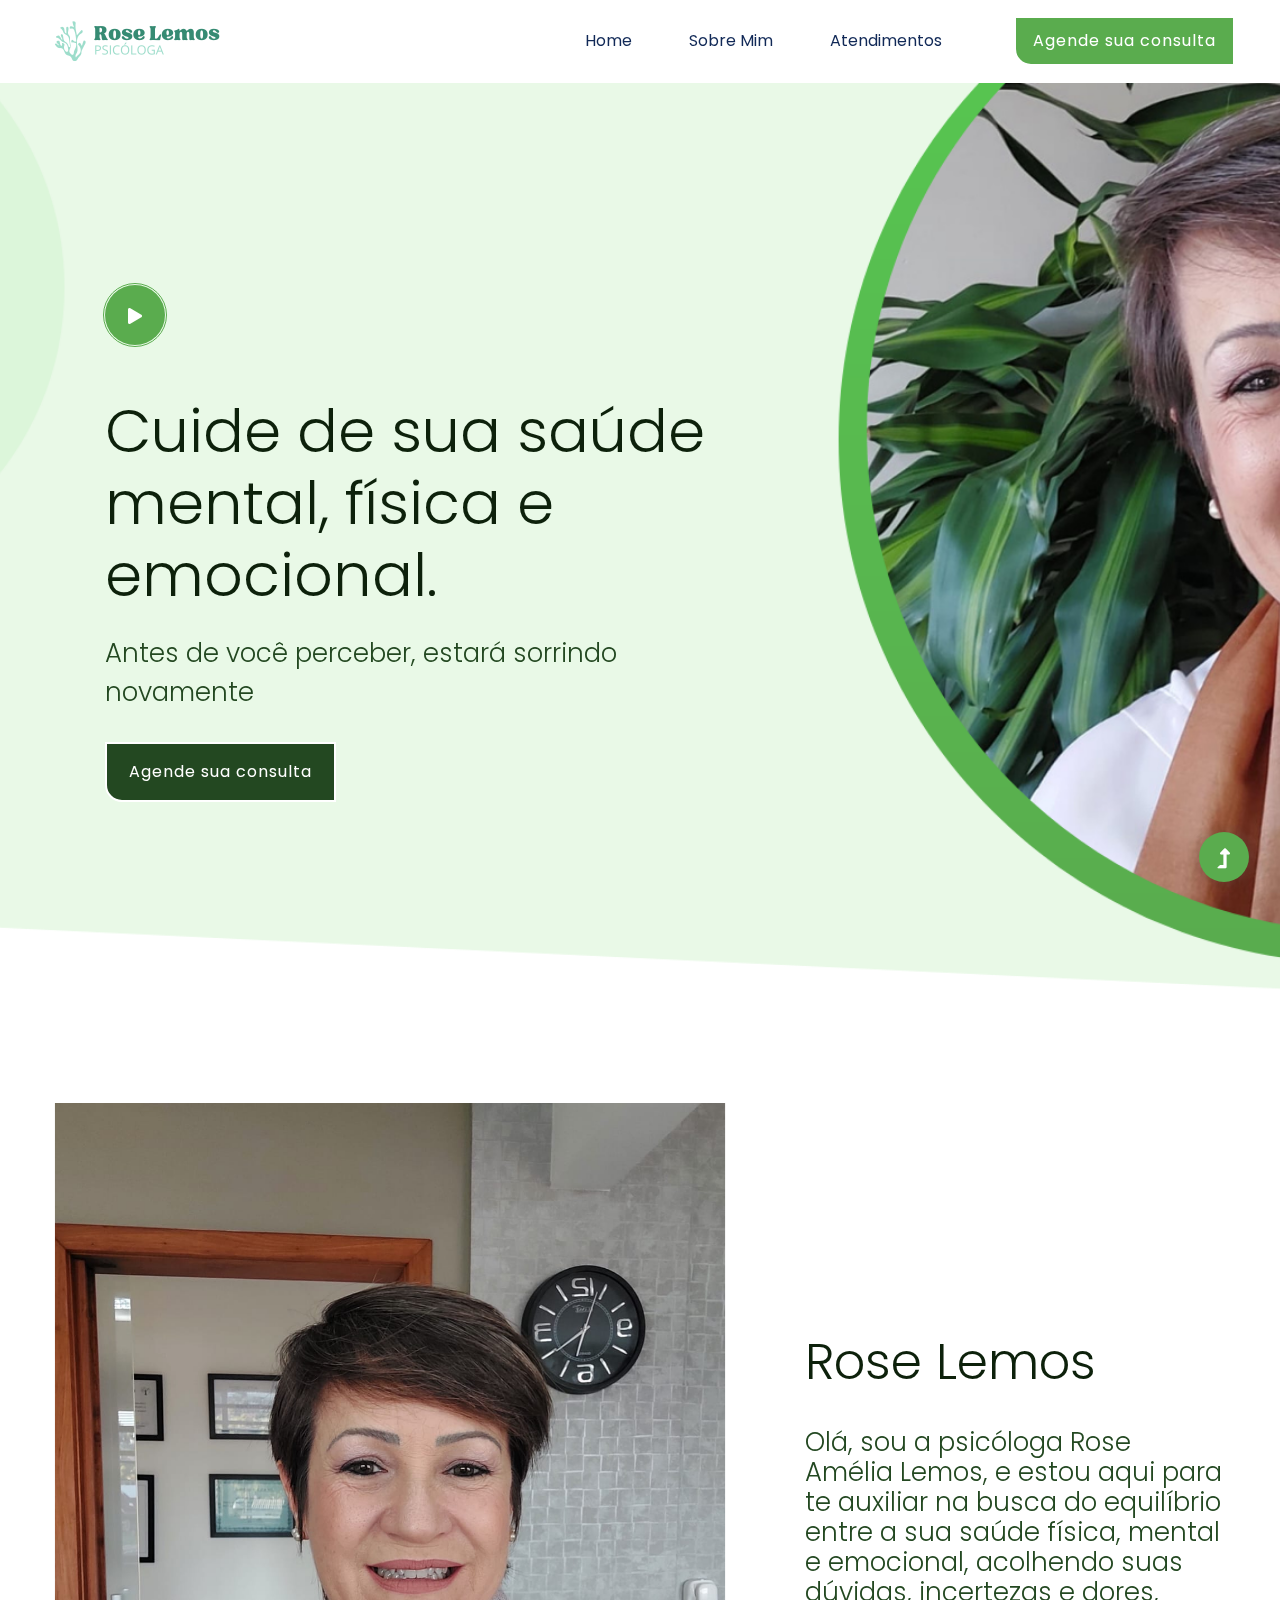
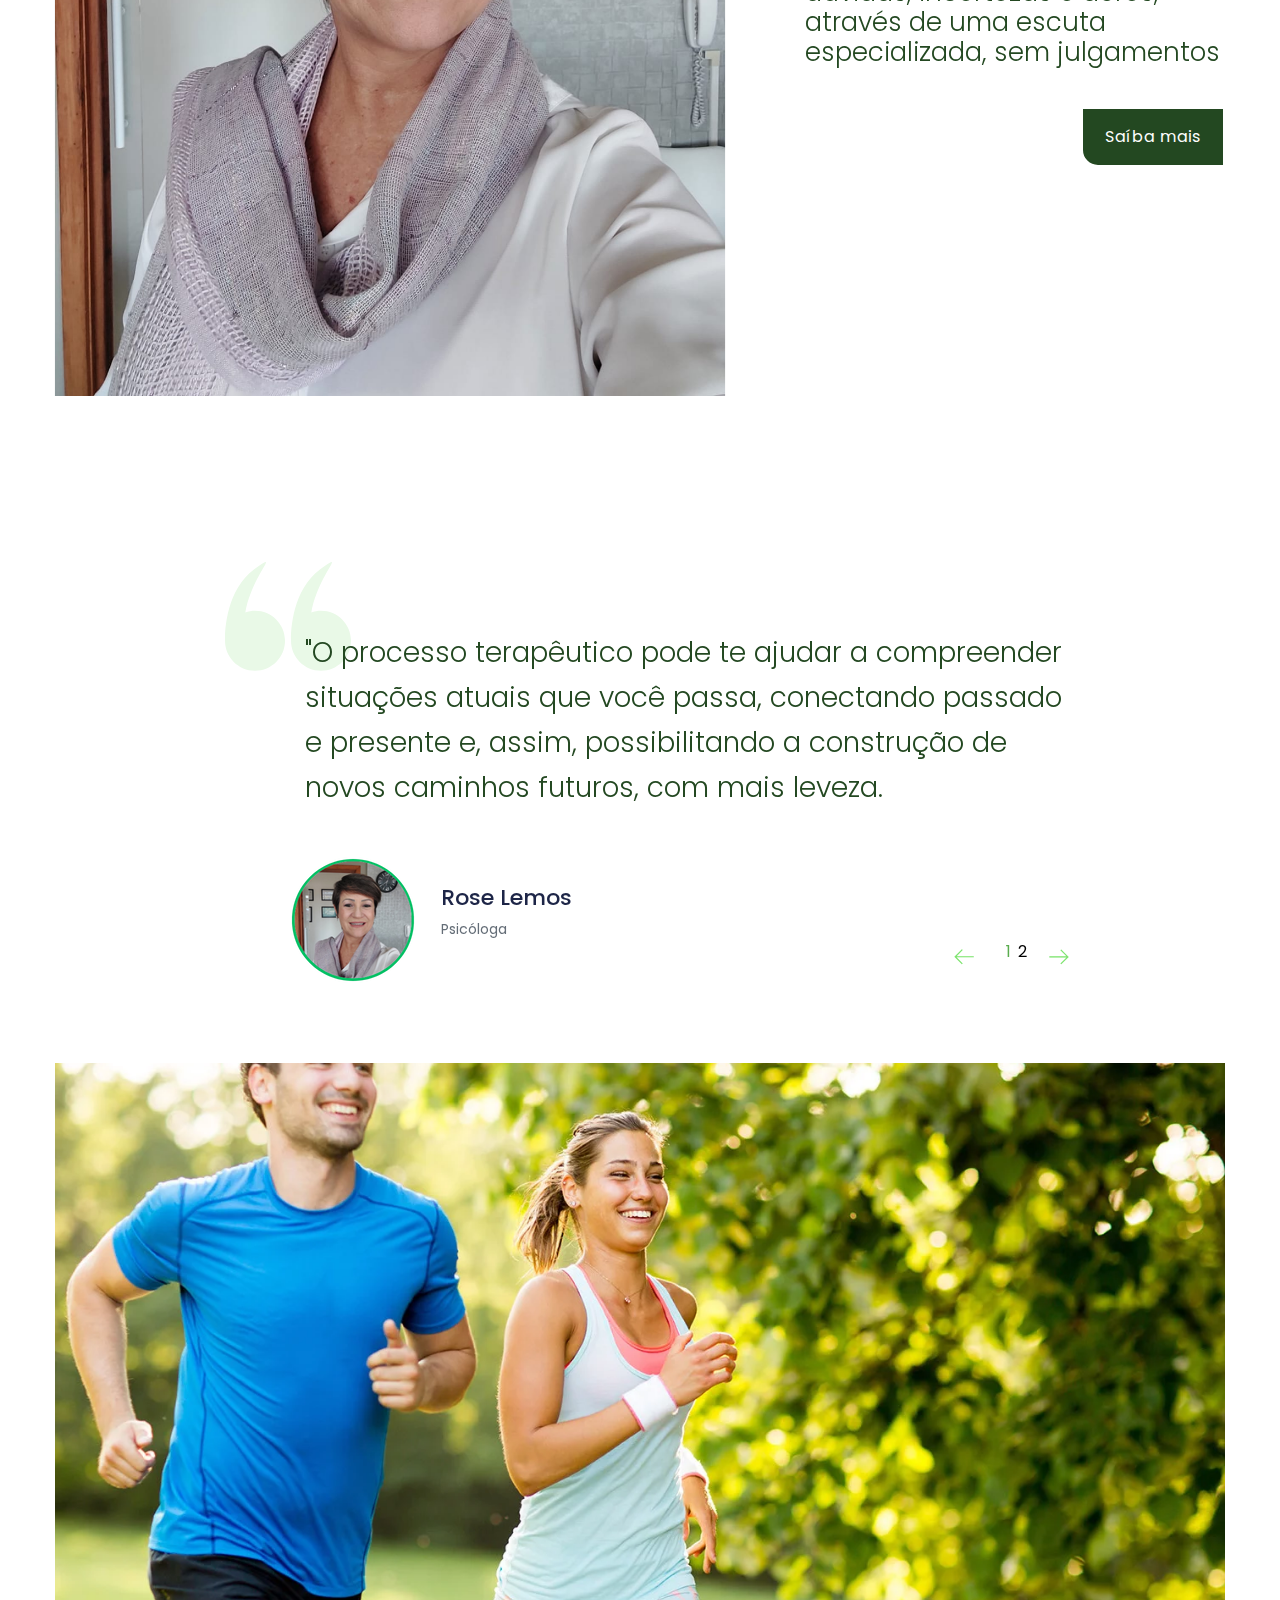
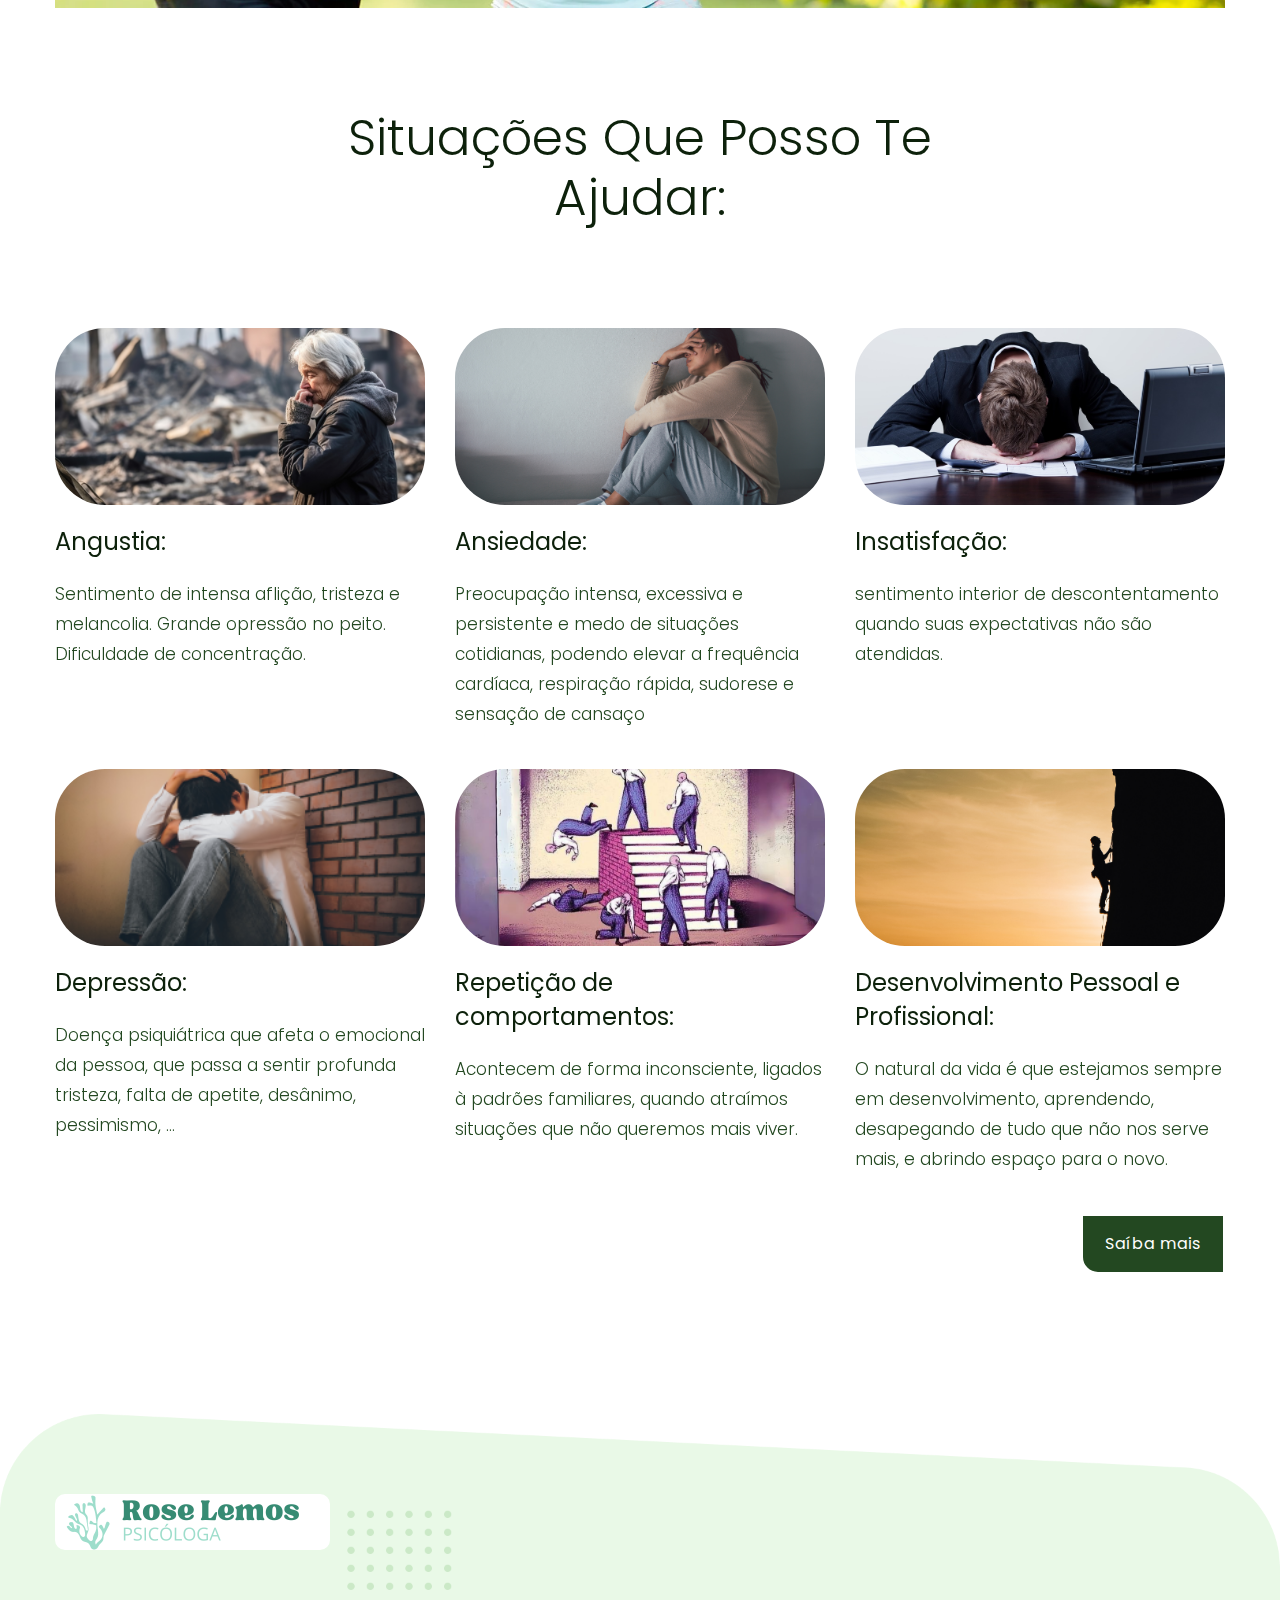
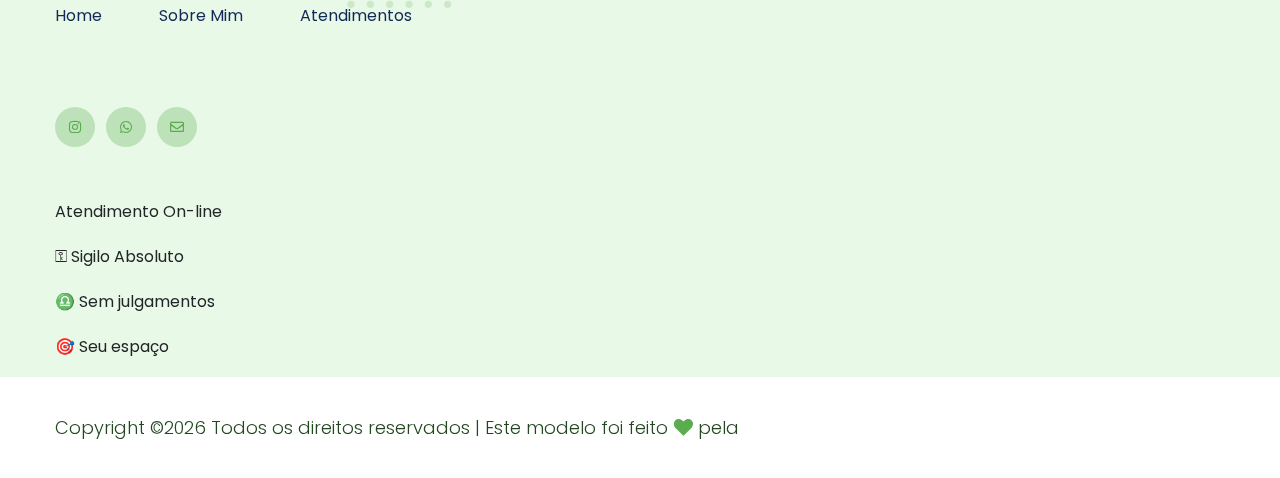
<file: index.html>
<!doctype html>
<html class="no-js" lang="zxx">
<head>
    <meta charset="utf-8">
    <meta http-equiv="x-ua-compatible" content="ie=edge">
    <title>Rose Lemos</title>
    <meta name="description" content="">
    <meta name="viewport" content="width=device-width, initial-scale=1">
    <link rel="manifest" href="site.webmanifest">
    <link rel="shortcut icon" type="image/x-icon" href="assets/img/favicon.ico">

    <!-- CSS here -->
    <link rel="stylesheet" href="assets/css/bootstrap.min.css">
    <link rel="stylesheet" href="assets/css/owl.carousel.min.css">
    <link rel="stylesheet" href="assets/css/slicknav.css">
    <link rel="stylesheet" href="assets/css/flaticon.css">
    <link rel="stylesheet" href="assets/css/gijgo.css">
    <link rel="stylesheet" href="assets/css/animate.min.css">
    <link rel="stylesheet" href="assets/css/animated-headline.css">
    <link rel="stylesheet" href="assets/css/magnific-popup.css">
    <link rel="stylesheet" href="assets/css/fontawesome-all.min.css">
    <link rel="stylesheet" href="assets/css/themify-icons.css">
    <link rel="stylesheet" href="assets/css/slick.css">
    <link rel="stylesheet" href="assets/css/nice-select.css">
    <link rel="stylesheet" href="assets/css/style.css">
</head>
<body>
    <!-- ? Preloader Start -->
    <div id="preloader-active">
        <div class="preloader d-flex align-items-center justify-content-center">
            <div class="preloader-inner position-relative">
                <div class="preloader-circle"></div>
                <div class="preloader-img pere-text">
                    <img src="assets/img/logo/loder.png" alt="">
                </div>
            </div>
        </div>
    </div>
    <!-- Preloader Start -->
    <header>
        <!--? Header Start -->
        <div class="header-area">
            <div class="main-header header-sticky">
                <div class="container-fluid">
                    <div class="row align-items-center">
                        <!-- Logo -->
                        <div class="col-xl-2 col-lg-2 col-md-1">
                            <div class="logo">
                                <a href="index.html"><img src="assets/img/logo/logo.png" alt=""></a>
                            </div>
                        </div>
                        <div class="col-xl-10 col-lg-10 col-md-10">
                            <div class="menu-main d-flex align-items-center justify-content-end">
                                <!-- Main-menu -->
                                <div class="main-menu f-right d-none d-lg-block">
                                    <nav> 
                                        <ul id="navigation">
                                            <li><a href="index.html">Home</a></li>
                                            <li><a href="about.html">Sobre mim</a></li>
                                            <li><a href="services.html">Atendimentos</a></li>
                                        </ul>
                                    </nav>
                                </div>
                                <div class="header-right-btn f-right d-none d-lg-block ml-15">
                                    <a href="https://wa.me/5551995690026" target="_blank" class="btn header-btn">Agende sua consulta</a>
                                </div>
                            </div>
                        </div>   
                        <!-- Mobile Menu -->
                        <div class="col-12">
                            <div class="mobile_menu d-block d-lg-none"></div>
                        </div>
                    </div>
                </div>
            </div>
        </div>
        <!-- Header End -->
    </header>
    <main>
        <!--? Slider Area Start-->
        <div class="slider-area">
            <div class="slider-active dot-style">
                <!-- Slider Single -->
                <div class="single-slider d-flex align-items-center slider-height">
                    <div class="container">
                        <div class="row align-items-center">
                            <div class="col-xl-7 col-lg-8 col-md-10 ">
                             <div class="hero-wrapper">
                                <!-- Video icon -->
                                <div class="video-icon">
                                    <a class="popup-video btn-icon" href="https://www.youtube.com/watch?v=up68UAfH0d0" data-animation="bounceIn" data-delay=".4s">
                                        <i class="fas fa-play"></i>
                                    </a>
                                </div>
                                <div class="hero__caption">
                                    <h1 data-animation="fadeInUp" data-delay=".3s">Cuide de sua saúde mental, física e emocional.</h1>
                                    <p data-animation="fadeInUp" data-delay=".6s">Antes de você perceber, estará sorrindo novamente</p>
                                    <a href="https://wa.me/5551995690026" class="btn"  target="_blank" data-animation="fadeInLeft" data-delay=".3s">Agende sua consulta</a>
                                </div>
                            </div>
                        </div>
                    </div>
                </div>
            </div>    
            <!-- Slider Single -->
        </div>    
    </div>
</div>
<!-- Slider Area End -->
<!--? About-2 Area Start -->
<div class="about-area2 section-padding40">
    <div class="container">
        <div class="row align-items-center">
            <div class="col-lg-7 col-md-12">
                <!-- about-img -->
                <div class="about-img ">
                    <img src="assets/img/gallery/about.jpeg" alt="">
                </div>
            </div>
            <div class="col-lg-5 col-md-12">
                <div class="about-caption">
                    <!-- Section Tittle -->
                    <div class="section-tittle mb-35">
                        <h2>
                            Rose Lemos
                        </h2>
                    </div>
                    <p class="pera-top mb-40">Olá, sou a psicóloga Rose Amélia Lemos, 
                        e estou aqui para te auxiliar na busca do equilíbrio entre a sua saúde física, 
                        mental e emocional, acolhendo suas dúvidas, incertezas e dores, 
                        através de uma escuta especializada, sem julgamentos</p>
                    <div class="icon-about">
                    <a href="about.html" class="btn f-right sm-left">Saíba mais</a>
                 </div>
             </div>
         </div>
     </div>
 </div>
</div>
<!-- About-2 Area End -->
<!-- <section class="wantToWork-area section-bg3" data-background="assets/img/gallery/section_bg01.png">
    <div class="container">
        <div class="wants-wrapper w-padding2">
            <div class="row align-items-center justify-content-between">
                <div class="col-xl-7 col-lg-9 col-md-8">
                    <div class="wantToWork-caption wantToWork-caption2">
                        <h2>Happy mind <br>healthy life</h2>
                        <p>Almost before we knew it, we<br> had left the ground</p>
                    </div>
                </div>
                <div class="col-xl-2 col-lg-3 col-md-4">
                    <a href="services.html" class="btn f-right sm-left">Agende sua consulta</a>
                </div>
            </div>
        </div>
    </div>
</section> -->
<!--? Services Area Start -->
<!-- <div class="service-area">
    <div class="container">
        <div class="row">
            <div class="col-lg-4 col-md-6 col-sm-6">
                <div class="single-cat text-center mb-50">
                    <div class="cat-icon">
                        <img src="assets/img/icon/services1.svg" alt="">
                    </div>
                    <div class="cat-cap">
                        <h5><a href="services.html">Physical Activity</a></h5>
                        <p>Praesent porttitor, nulla vitae  posuere iaculis, arcu nisl dignissim dolor, a pretium mi  sem ut ipsum.</p>
                        <a href="services.html" class="plus-btn"><i class="ti-plus"></i></a>
                    </div>
                </div>
            </div>
            <div class="col-lg-4 col-md-6 col-sm-6">
                <div class="single-cat text-center mb-50">
                    <div class="cat-icon">
                        <img src="assets/img/icon/services2.svg" alt="">
                    </div>
                    <div class="cat-cap">
                        <h5><a href="services.html">Physical Activity</a></h5>
                        <p>Praesent porttitor, nulla vitae  posuere iaculis, arcu nisl dignissim dolor, a pretium mi  sem ut ipsum.</p>
                        <a href="services.html" class="plus-btn"><i class="ti-plus"></i></a>
                    </div>
                </div>
            </div>
            <div class="col-lg-4 col-md-6 col-sm-6">
                <div class="single-cat text-center mb-50">
                    <div class="cat-icon">
                        <img src="assets/img/icon/services3.svg" alt="">
                    </div>
                    <div class="cat-cap">
                        <h5><a href="services.html">Physical Activity</a></h5>
                        <p>Praesent porttitor, nulla vitae  posuere iaculis, arcu nisl dignissim dolor, a pretium mi  sem ut ipsum.</p>
                        <a href="services.html" class="plus-btn"><i class="ti-plus"></i></a>
                    </div>
                </div>
            </div>
        </div>
    </div>
</div> -->
<!-- Services Area End -->
<!--? Testimonial Area Start -->
<section class="testimonial-area testimonial-padding fix">
    <div class="container">
        <div class="row align-items-center justify-content-center">
            <div class=" col-lg-9">
                <div class="about-caption">
                    <!-- Testimonial Start -->
                    <div class="h1-testimonial-active dot-style">
                        <!-- Single Testimonial -->
                        <div class="single-testimonial position-relative">
                            <div class="testimonial-caption">
                                <img src="assets/img/icon/quotes-sign.png" alt="" class="quotes-sign">
                                <p>"O processo terapêutico pode te ajudar a compreender situações atuais que você passa, conectando passado e presente e, assim, possibilitando a construção de novos caminhos futuros, com mais leveza.</p>
                            </div>
                            <!-- founder -->
                            <div class="testimonial-founder d-flex align-items-center">
                                <div class="founder-img">
                                    <img src="assets/img/icon/rose.png" alt="">
                                </div>
                                <div class="founder-text">
                                    <span>Rose Lemos</span>
                                    <p>Psicóloga</p>
                                </div>
                            </div>
                        </div>
                        <!-- Single Testimonial -->
                        <div class="single-testimonial position-relative">
                            <div class="testimonial-caption">
                                <img src="assets/img/icon/quotes-sign.png" alt="" class="quotes-sign">
                                <p>"Para isso, quero te auxiliar, motivar, para que queiras olhar para dentro, ressignificar aquilo que dói, com entendimento para quebrar os ciclos repetitivos</p>
                            </div>
                            <!-- founder -->
                            <div class="testimonial-founder d-flex align-items-center">
                                <div class="founder-img">
                                    <img src="assets/img/icon/rose.png" alt="">
                                </div>
                                <div class="founder-text">
                                    <span>Rose Lemos</span>
                                    <p>Psicóloga</p>
                                </div>
                            </div>
                        </div>
                    </div>
                    <!-- Testimonial End -->
                </div>
            </div>
        </div>
    </div>
</section>
<!--? Testimonial Area End -->
<!--? video_start -->
<div class="container">
    <div class="video-area section-bg2 d-flex align-items-center"  data-background="assets/img/gallery/leveza_e_saude.png">
        <div class="video-wrap position-relative">
            <div class="video-icon" >
                
            </div>
        </div>
    </div>
</div>
<!-- video_end -->      
<!--? Blog Area Start -->
<section class="home-blog-area section-padding30">
    <div class="container">
        <!-- Section Tittle -->
        <div class="row justify-content-center">
            <div class="col-lg-7 col-md-9 col-sm-10">
                <div class="section-tittle text-center mb-100">
                    <h2>Situações que posso te ajudar:</h2>
                </div>
            </div>
        </div>
        <div class="row">
            <div class="col-lg-4 col-md-6">
                <div class="home-blog-single mb-40">
                    <div class="blog-img-cap">
                        <div class="blog-img">
                            <img src="assets/img/gallery/angustia.png" alt="">
                        </div>
                        <div class="blog-cap">
                            <h3><a href="services.html#angustia">Angustia:</a></h3>
                            <P>Sentimento de intensa aflição, tristeza e melancolia. Grande opressão no peito. Dificuldade de concentração.</P>
                        </div>
                    </div>
                </div>
            </div>
            <div class="col-lg-4 col-md-6">
                <div class="home-blog-single mb-40">
                    <div class="blog-img-cap">
                        <div class="blog-img">
                            <img src="assets/img/gallery/ansiedade.png" alt="">
                        </div>
                        <div class="blog-cap">
                            <h3><a href="services.html#ansiedade">Ansiedade:</a></h3>
                            <P>Preocupação intensa, excessiva e persistente e medo de situações cotidianas, podendo elevar a frequência cardíaca, respiração rápida, sudorese e sensação de cansaço</P>
                        </div>
                    </div>
                </div>
            </div>
            <div class="col-lg-4 col-md-6">
                <div class="home-blog-single mb-40">
                    <div class="blog-img-cap">
                        <div class="blog-img">
                            <img src="assets/img/gallery/insatisfacao.jpg" alt="">
                        </div>
                        <div class="blog-cap">
                            <h3><a href="services.html#insatisfacao">Insatisfação:</a></h3>
                            <P>sentimento interior de descontentamento quando suas expectativas não são atendidas.</P>
                        </div>
                    </div>
                </div>
            </div>
        </div>
    </div>
    <div class="container">
        <div class="row">
            <div class="col-lg-4 col-md-6">
                <div class="home-blog-single mb-40">
                    <div class="blog-img-cap">
                        <div class="blog-img">
                            <img src="assets/img/gallery/Depressao.png" alt="">
                        </div>
                        <div class="blog-cap">
                            <h3><a href="services.html#depressao">Depressão:</a></h3>
                            <P>Doença psiquiátrica que afeta o emocional da pessoa, que passa a sentir profunda tristeza, falta de apetite, desânimo, pessimismo, …</P>
                        </div>
                    </div>
                </div>
            </div>
            <div class="col-lg-4 col-md-6">
                <div class="home-blog-single mb-40">
                    <div class="blog-img-cap">
                        <div class="blog-img">
                            <img src="assets/img/gallery/Repeticao1.png" alt="">
                        </div>
                        <div class="blog-cap">
                            <h3><a href="services.html#repeticao-de-comportamento">Repetição de comportamentos:</a></h3>
                            <P>Acontecem de forma inconsciente, ligados à padrões familiares, quando atraímos situações que não queremos mais viver.</P>
                        </div>
                    </div>
                </div>
            </div>
            <div class="col-lg-4 col-md-6">
                <div class="home-blog-single mb-40">
                    <div class="blog-img-cap">
                        <div class="blog-img">
                            <img src="assets/img/gallery/desenvolvimento.png" alt="">
                        </div>
                        <div class="blog-cap">
                            <h3><a href="services.html#desenvolvimento-pessoal">Desenvolvimento Pessoal e Profissional:</a></h3>
                            <P>O natural da vida é que estejamos sempre em desenvolvimento, aprendendo, desapegando de tudo que não nos serve mais, e abrindo espaço para o novo.</P>
                        </div>
                    </div>
                </div>
            </div>
        </div>
        <a href="services.html" class="btn f-right sm-left">Saíba mais</a>
    </div>
</section>
<!-- Blog Area End -->
<!--? About Law Start-->
<!-- About Law End-->
</main>
<footer>
    <div class="footer-wrappr section-bg3" data-background="assets/img/gallery/footer-bg.png"
        <div class="footer-area footer-padding ">
            <div class="container">
                <div class="row justify-content-between">
                    <div class="col-xl-8 col-lg-8 col-md-6 col-sm-12">
                        <div class="single-footer-caption mb-50">
                            <!-- logo -->
                            <div class="footer-logo mb-25"style="margin-top: 80px;">
                                <a class="conteudo" href="index.html"><img src="assets/img/logo/logo2_footer.png" style= "border-radius: 10px;" alt=""></a>
                            </div>
                            <d iv class="header-area">
                                <div class="main-header main-header2">
                                    <div class="menu-main d-flex align-items-center justify-content-start">
                                        <!-- Main-menu -->
                                        <div class="main-menu main-menu2">
                                            <nav> 
                                                <ul>
                                                    <li><a href="index.html">Home</a></li>
                                                    <li><a href="about.html">Sobre mim</a></li>
                                                    <li><a href="services.html">Atendimentos</a></li>
                                                </ul>
                                            </nav>
                                        </div>
                                    </div>  
                                </div>
                            </d>
                            <!-- social -->
                            <div class="footer-social mt-50">
                                <a href="https://www.instagram.com/roseamelia.psi/"><i class="fab fa-instagram"></i></a>
                                <a href="https://wa.me/5551995690026" target="_blank">
                                    <i class="fab fa-whatsapp"></i>
                                  </a>
                                <a href="mailto:roseamelia.psi@gmail.com"><i class="far fa-envelope"></i></a>
                            </div>
                        </div>
                        <div class="row">
                        <div class="col-xl-4 col-lg-4 col-md-3 col-sm-6">
                        <p>Atendimento On-line</p>   
                        <p>⚿ Sigilo Absoluto</p> 
                        <p>♎ Sem julgamentos</p>
                        <p>🎯 Seu espaço</p>
                    </div>   
                </div>
                </div>
                    <!-- <div class="col-xl-4 col-lg-4 col-md-6 col-sm-12">
                        <div class="single-footer-caption">
                            <div class="footer-tittle mb-50">
                                <h4>Subscribe newsletter</h4>
                            </div>
                            <!-- Form -->
                            <!-- <div class="footer-form">
                                <div id="mc_embed_signup">
                                    <form target="_blank" action="https://spondonit.us12.list-manage.com/subscribe/post?u=1462626880ade1ac87bd9c93a&amp;id=92a4423d01" method="get" class="subscribe_form relative mail_part" novalidate="true">
                                        <input type="email" name="EMAIL" id="newsletter-form-email" placeholder=" Email Address " class="placeholder hide-on-focus" onfocus="this.placeholder = ''" onblur="this.placeholder = 'Enter your email'">
                                        <div class="form-icon">
                                            <button type="submit" name="submit" id="newsletter-submit" class="email_icon newsletter-submit button-contactForm">
                                                Subscribe
                                            </button>
                                        </div>
                                        <div class="mt-10 info"></div>
                                    </form>
                                </div>
                            </div> -->
                            <div class="footer-tittle">
                                <div class="footer-pera">
                                    <p></p>
                                </div>
                            </div>
                        </div>
                    </div>
                </div>
            </div>
        </div>
        <!-- footer-bottom area -->
        <div class="footer-bottom-area">
            <div class="container">
                <div class="footer-border">
                    <div class="row">
                        <div class="col-xl-10 ">
                            <div class="footer-copy-right">
                             <p><!-- Link back to Colorlib can't be removed. Template is licensed under CC BY 3.0. -->
                              Copyright &copy;<script>document.write(new Date().getFullYear());</script> Todos os direitos reservados | Este modelo foi feito <i class="fa fa-heart" aria-hidden="true"></i> pela <a href="#" target="_blank"></a>
                              <!-- Link back to Colorlib can't be removed. Template is licensed under CC BY 3.0. --></p>
                          </div>
                      </div>
                  </div>
              </div>
          </div>
      </div>
  </div>
</footer>
<!-- Scroll Up -->
<div id="back-top" >
    <a title="Go to Top" href="#"> <i class="fas fa-level-up-alt"></i></a>
</div>

<!-- JS here -->

<script src="./assets/js/vendor/modernizr-3.5.0.min.js"></script>
<!-- Jquery, Popper, Bootstrap -->
<script src="./assets/js/vendor/jquery-1.12.4.min.js"></script>
<script src="./assets/js/popper.min.js"></script>
<script src="./assets/js/bootstrap.min.js"></script>
<!-- Jquery Mobile Menu -->
<script src="./assets/js/jquery.slicknav.min.js"></script>

<!-- Jquery Slick , Owl-Carousel Plugins -->
<script src="./assets/js/owl.carousel.min.js"></script>
<script src="./assets/js/slick.min.js"></script>
<!-- One Page, Animated-HeadLin -->
<script src="./assets/js/wow.min.js"></script>
<script src="./assets/js/animated.headline.js"></script>
<script src="./assets/js/jquery.magnific-popup.js"></script>

<!-- Date Picker -->
<script src="./assets/js/gijgo.min.js"></script>
<!-- Nice-select, sticky -->
<script src="./assets/js/jquery.nice-select.min.js"></script>
<script src="./assets/js/jquery.sticky.js"></script>

<!-- counter , waypoint,Hover Direction -->
<script src="./assets/js/jquery.counterup.min.js"></script>
<script src="./assets/js/waypoints.min.js"></script>
<script src="./assets/js/jquery.countdown.min.js"></script>
<script src="./assets/js/hover-direction-snake.min.js"></script>

<!-- contact js -->
<script src="./assets/js/contact.js"></script>
<script src="./assets/js/jquery.form.js"></script>
<script src="./assets/js/jquery.validate.min.js"></script>
<script src="./assets/js/mail-script.js"></script>
<script src="./assets/js/jquery.ajaxchimp.min.js"></script>

<!-- Jquery Plugins, main Jquery -->	
<script src="./assets/js/plugins.js"></script>
<script src="./assets/js/main.js"></script>

</body>
</html>
</file>
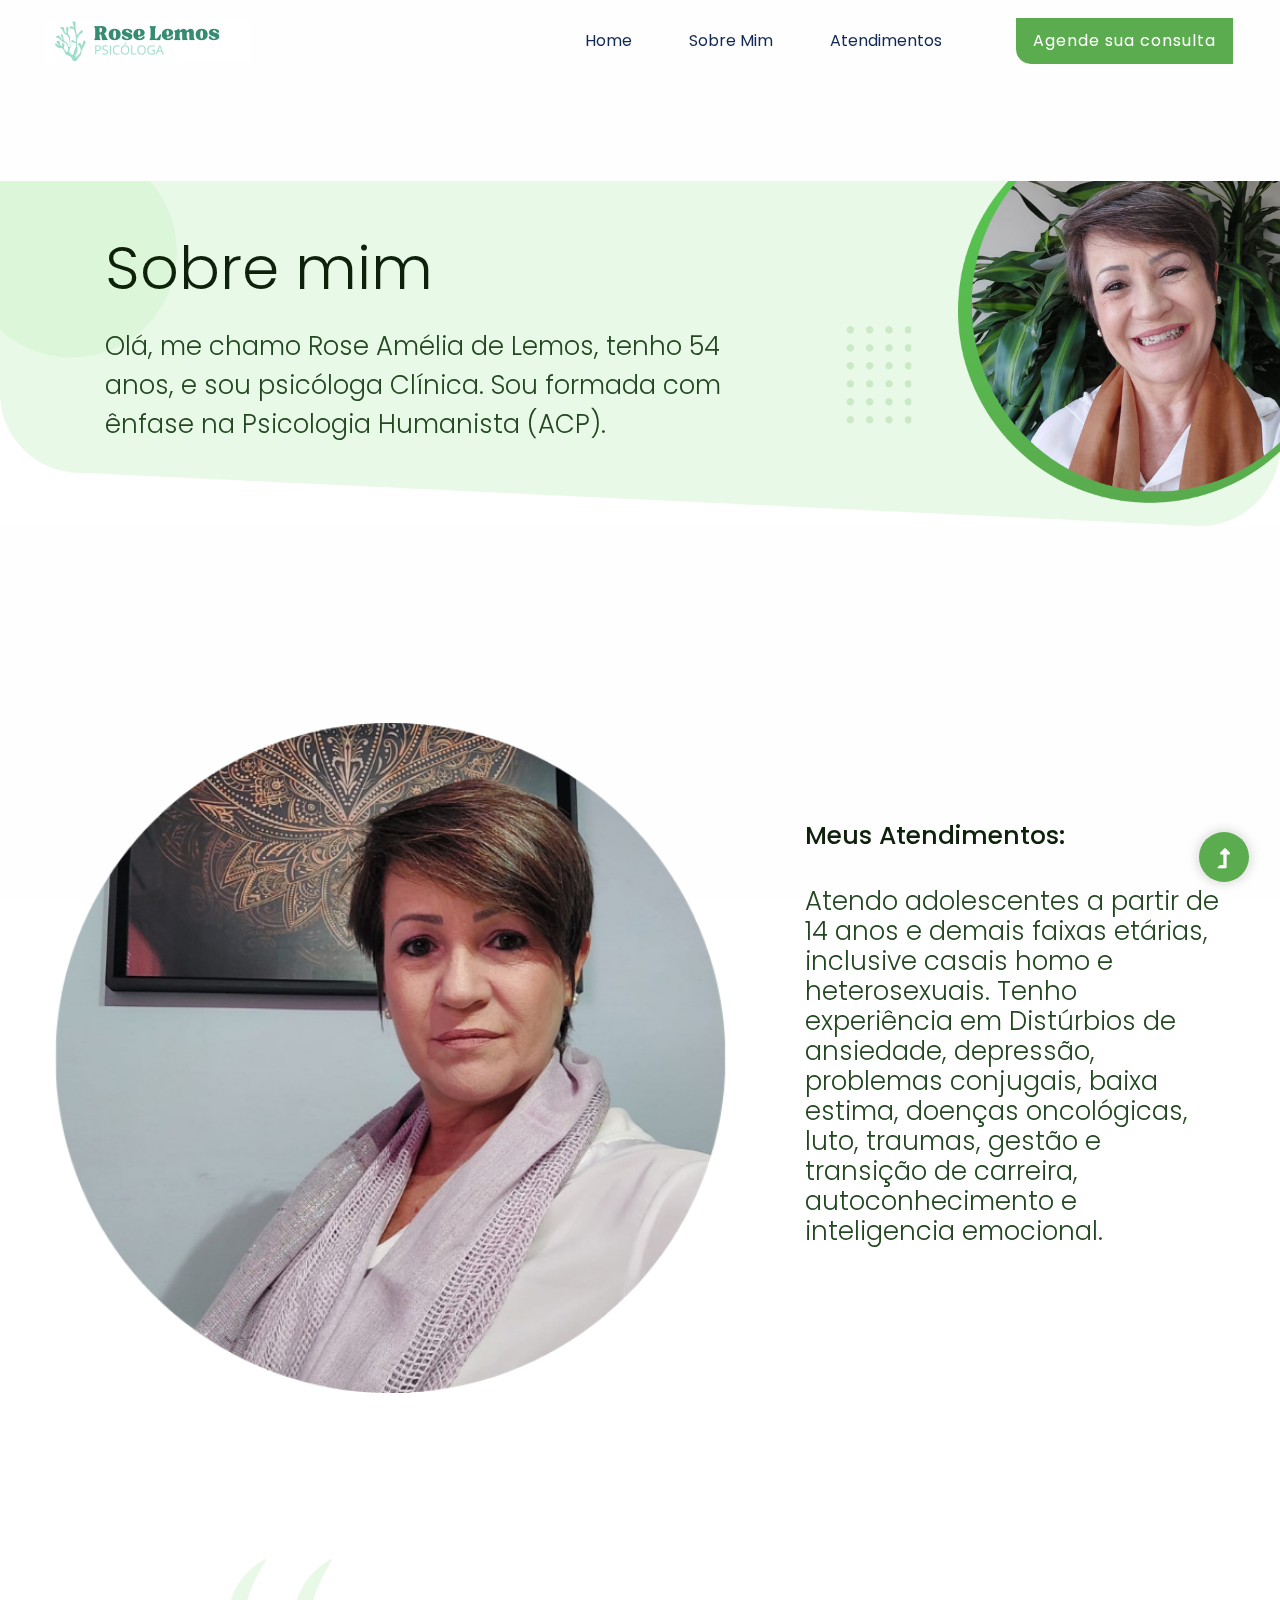
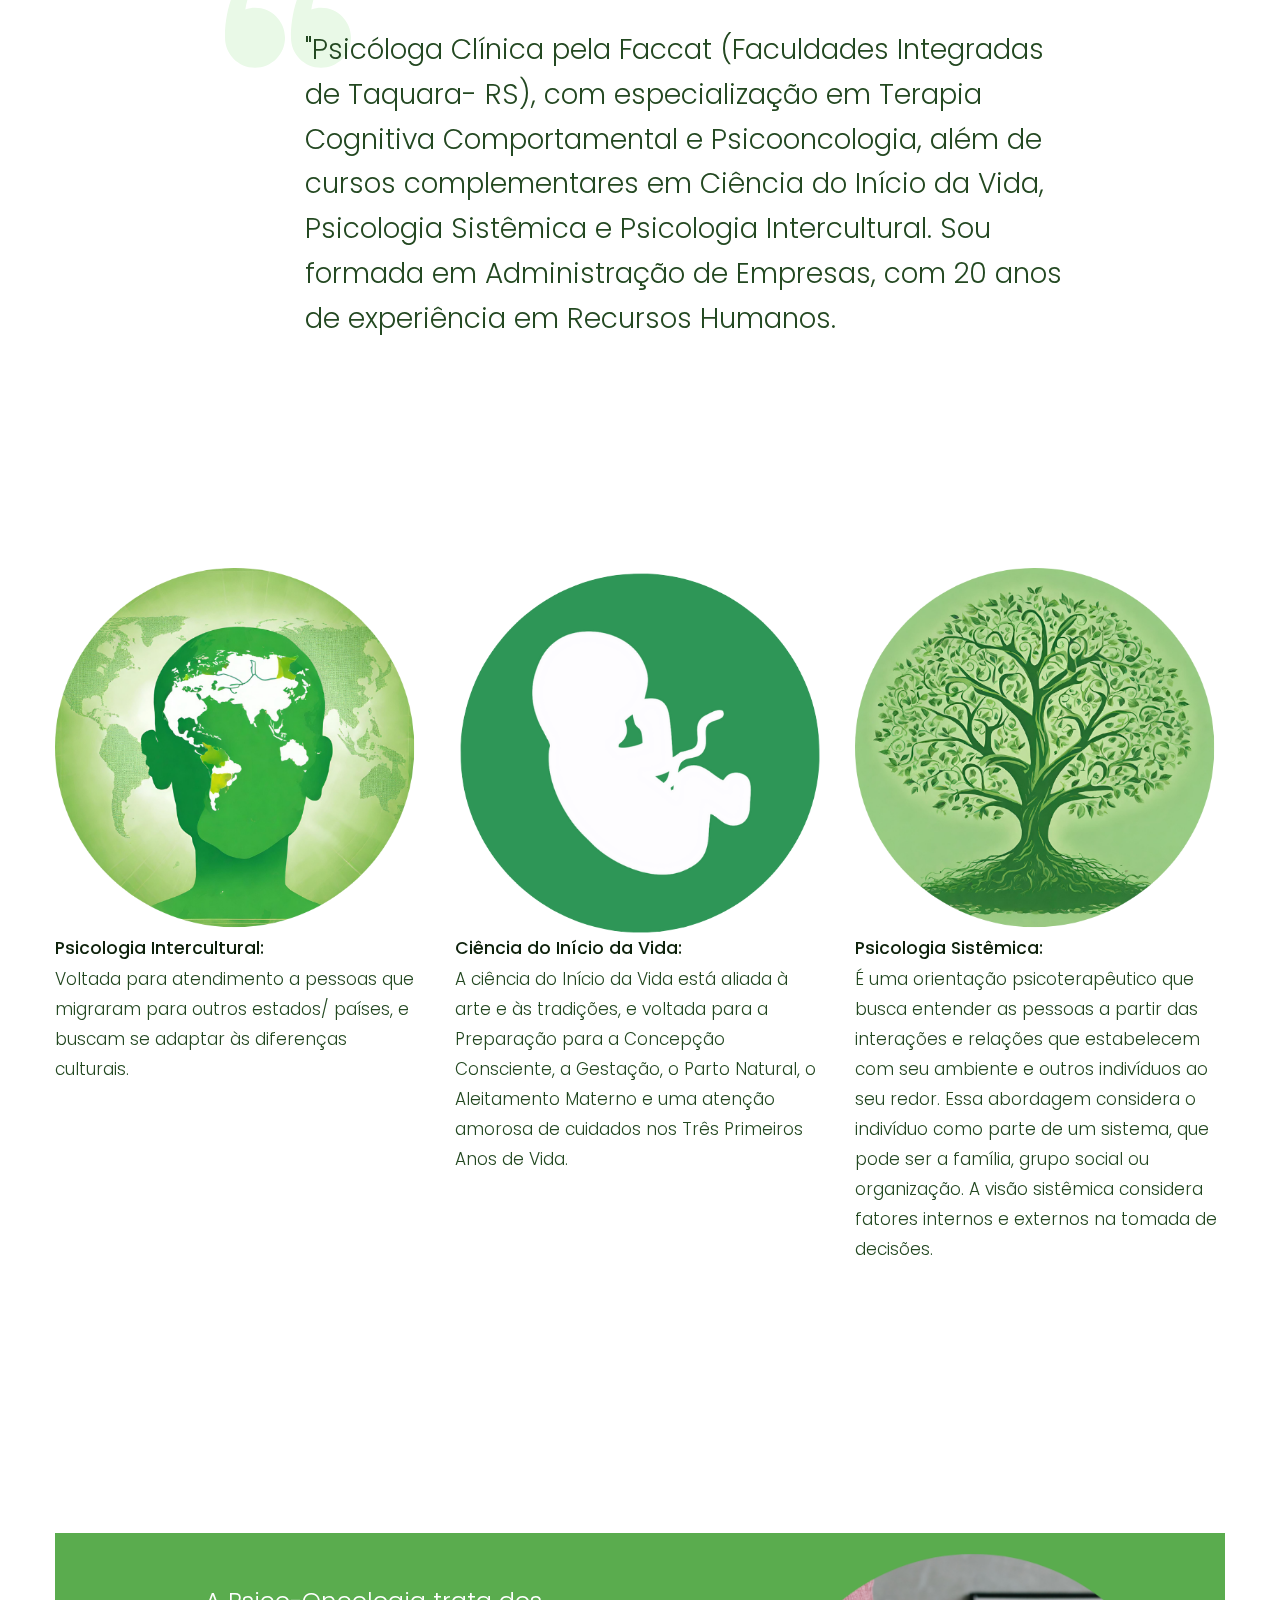
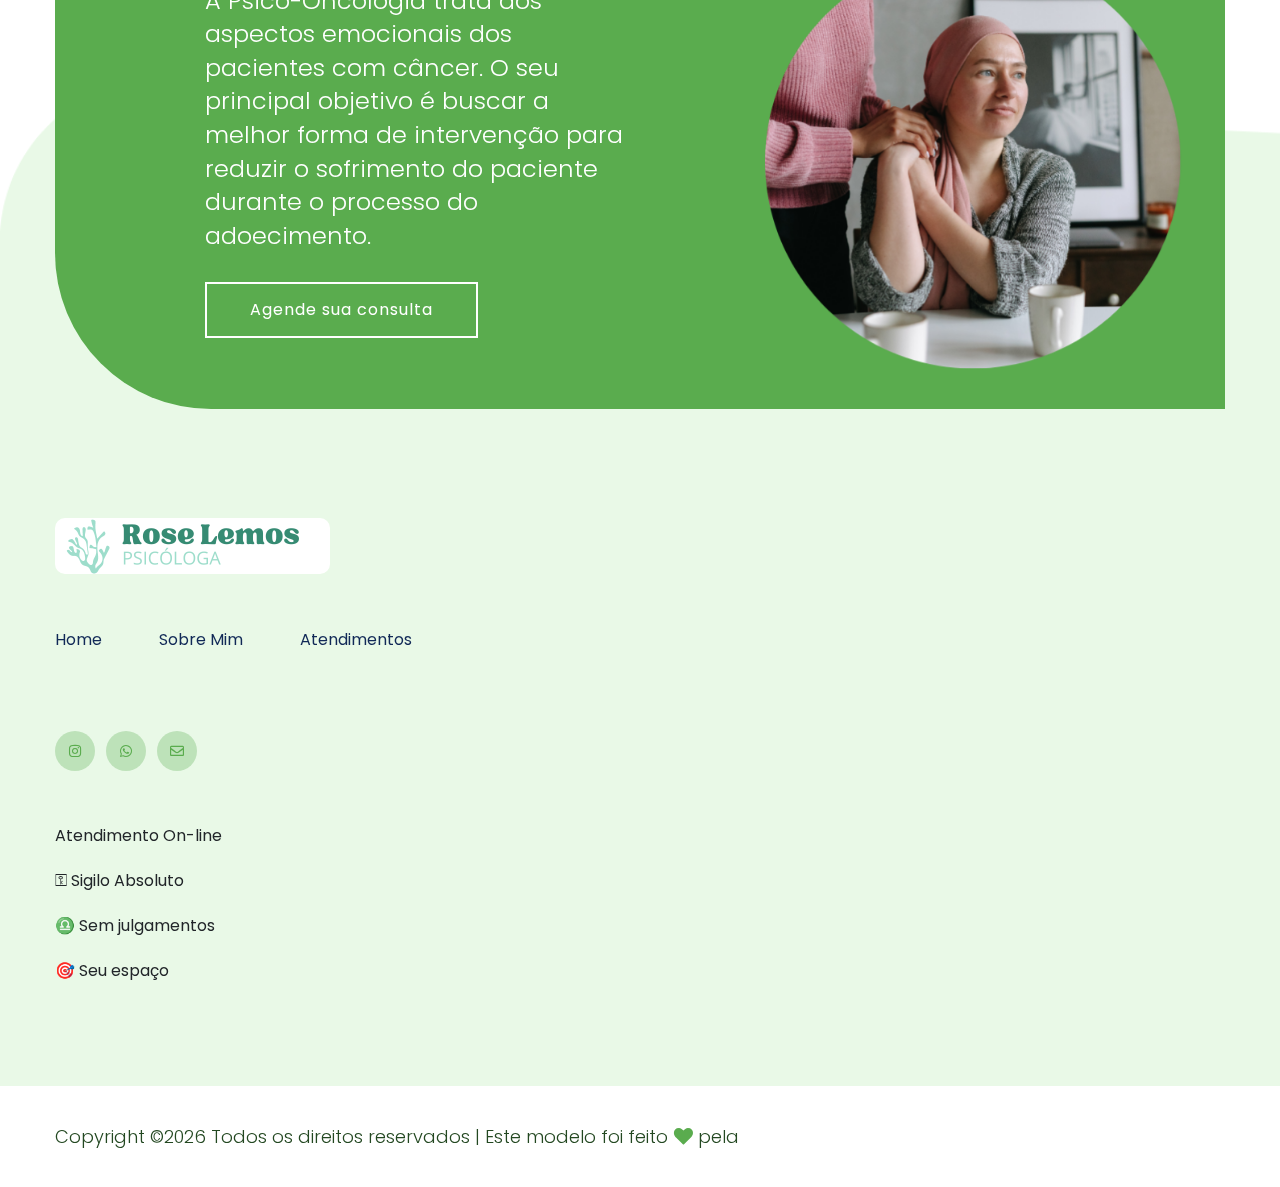
<file: about.html>
<!doctype html>
<html class="no-js" lang="zxx">
<head>
    <meta charset="utf-8">
    <meta http-equiv="x-ua-compatible" content="ie=edge">
    <title>Rose Lemos | Sobre</title>
    <meta name="description" content="">
    <meta name="viewport" content="width=device-width, initial-scale=1">
    <link rel="manifest" href="site.webmanifest">
    <link rel="shortcut icon" type="image/x-icon" href="assets/img/favicon.ico">

    <!-- CSS here -->
    <link rel="stylesheet" href="assets/css/bootstrap.min.css">
    <link rel="stylesheet" href="assets/css/owl.carousel.min.css">
    <link rel="stylesheet" href="assets/css/slicknav.css">
    <link rel="stylesheet" href="assets/css/flaticon.css">
    <link rel="stylesheet" href="assets/css/gijgo.css">
    <link rel="stylesheet" href="assets/css/animate.min.css">
    <link rel="stylesheet" href="assets/css/animated-headline.css">
    <link rel="stylesheet" href="assets/css/magnific-popup.css">
    <link rel="stylesheet" href="assets/css/fontawesome-all.min.css">
    <link rel="stylesheet" href="assets/css/themify-icons.css">
    <link rel="stylesheet" href="assets/css/slick.css">
    <link rel="stylesheet" href="assets/css/nice-select.css">
    <link rel="stylesheet" href="assets/css/style.css">
</head>
<body>
    <!-- ? Preloader Start -->
    <div id="preloader-active">
        <div class="preloader d-flex align-items-center justify-content-center">
            <div class="preloader-inner position-relative">
                <div class="preloader-circle"></div>
                <div class="preloader-img pere-text">
                    <img src="assets/img/logo/loder.png" alt="">
                </div>
            </div>
        </div>
    </div>
    <!-- Preloader Start -->
    <header>
        <!--? Header Start -->
        <div class="header-area">
            <div class="main-header header-sticky">
                <div class="container-fluid">
                    <div class="row align-items-center">
                        <!-- Logo -->
                        <div class="col-xl-2 col-lg-2 col-md-1">
                            <div class="logo">
                                <a href="index.html"><img src="assets/img/logo/logo.png" alt=""></a>
                            </div>
                        </div>
                        <div class="col-xl-10 col-lg-10 col-md-10">
                            <div class="menu-main d-flex align-items-center justify-content-end">
                                <!-- Main-menu -->
                                <div class="main-menu f-right d-none d-lg-block">
                                    <nav> 
                                        <ul id="navigation">
                                            <li><a href="index.html">Home</a></li>
                                            <li><a href="about.html">Sobre mim </a></li>
                                            <li><a href="services.html">Atendimentos</a></li>
                                        </ul>
                                    </nav>
                                </div>
                                <div class="header-right-btn f-right d-none d-lg-block ml-15">
                                    <a href="https://wa.me/5551995690026" target="_blank" class="btn header-btn">Agende sua consulta</a>
                                </div>
                            </div>
                        </div>   
                        <!-- Mobile Menu -->
                        <div class="col-12">
                            <div class="mobile_menu d-block d-lg-none"></div>
                        </div>
                    </div>
                </div>
            </div>
        </div>
        <!-- Header End -->
    </header>
    <main>
        <!--? Slider Area Start-->
        <div class="slider-area slider-area2">
            <div class="slider-active dot-style">
                <!-- Slider Single -->
                <div class="single-slider  d-flex align-items-center slider-height2">
                    <div class="container">
                        <div class="row align-items-center">
                            <div class="col-xl-7 col-lg-8 col-md-10 ">
                             <div class="hero-wrapper">
                                <div class="hero__caption">
                                    <h1 data-animation="fadeInUp" data-delay=".3s">Sobre mim</h1>
                                    <p data-animation="fadeInUp" data-delay=".6s">Olá, me chamo Rose Amélia de Lemos, tenho 54 anos, e sou psicóloga Clínica. Sou formada com ênfase na Psicologia Humanista (ACP).</p>
                                </div>
                            </div>
                        </div>
                    </div>
                </div>
            </div>    
        </div>
    </div>
    <!-- Slider Area End -->
    <!--? Team Area Start-->
    <!--? Team End-->
    <!-- Services End-->
    <!--? About-2 Area Start -->
    <div class="about-area2 section-padding40">
        <div class="container">
            <div class="row align-items-center">
                <div class="col-lg-7 col-md-12">
                    <!-- about-img -->
                    <div class="about-img ">
                        <img src="assets/img/gallery/About4.png" alt="">
                    </div>  
                </div>
                <div class="col-lg-5 col-md-12">
                    <div class="about-caption mb-50">
                        <!-- Section Tittle -->
                        <div class="section-tittle mb-35">
                            <h1 data-animation="fadeInUp" data-delay=".3s">Meus Atendimentos:</h1>
                        </div>
                        <p class="pera-top mb-40">Atendo adolescentes a partir de 14 anos e demais faixas etárias, inclusive casais homo e heterosexuais. Tenho experiência em Distúrbios de ansiedade, depressão, problemas conjugais, baixa estima, doenças oncológicas, luto, traumas, gestão e transição de carreira, autoconhecimento e inteligencia emocional.</p>
                        <div class="icon-about">
                     </div>
                 </div>
             </div>
         </div>
     </div>
 </div>
 <section class="testimonial-area testimonial-padding fix">
    <div class="container">
        <div class="row align-items-center justify-content-center">
            <div class=" col-lg-9">
                <div class="about-caption">
                    <!-- Testimonial Start -->
                    <div class="h1-testimonial-active dot-style">
                        <!-- Single Testimonial -->
                        <div class="single-testimonial position-relative">
                            <div class="testimonial-caption">
                                <img src="assets/img/icon/quotes-sign.png" alt="" class="quotes-sign">
                                <p>"Psicóloga Clínica pela Faccat (Faculdades Integradas de Taquara- RS), com especialização em Terapia Cognitiva Comportamental e Psicooncologia, além de cursos complementares em Ciência do Início da Vida, Psicologia Sistêmica e Psicologia Intercultural.
                                    Sou formada em Administração de Empresas, com 20 anos de experiência em Recursos Humanos.</p>
                            </div>
                            <!-- founder -->
                        </div>
                        <!-- Single Testimonial -->
                    </div>
                    <!-- Testimonial End -->
                </div>
            </div>
        </div>
    </div>
</section>
<section class="home-blog-area section-padding30">
    <div class="container">
        <!-- Section Tittle -->
        <div class="row">
            <div class="col-lg-4 col-md-6">
                <div class="home-blog-single mb-40">
                    <div class="blog-img-cap">
                        <div class="about-img"> 
                            <img src="assets/img/gallery/Cabeça mundo.2.0.png" style="width: 370px; height: 370px;" title="Psicologia Intercultural">
                        </div>
                        <div class="blog-cap">
                            <h3>Psicologia Intercultural:</h3>
                            <P>Voltada para atendimento a pessoas que migraram para outros estados/ países, e buscam se adaptar às diferenças culturais.</P>
                        </div>
                    </div>
                </div>
            </div>
            <div class="col-lg-4 col-md-6">
                <div class="home-blog-single mb-40">
                    <div class="blog-img-cap">
                        <div class="about-img">
                            <img src="assets/img/gallery/Beber.png" style="width: 370px; height: 370px;" title="Ciência do Inicio da Vida">
                        </div>
                        <div class="blog-cap">
                            <h3>Ciência do Início da Vida:</h3>
                            <P>A ciência do Início da Vida está aliada à arte e às tradições, e voltada para a Preparação para a Concepção Consciente, a Gestação, o Parto Natural, o Aleitamento Materno e uma atenção amorosa de cuidados nos Três Primeiros Anos de Vida.</P>
                        </div>
                    </div>
                </div>
            </div>
            <div class="col-lg-4 col-md-6">
                <div class="home-blog-single mb-40">
                    <div class="blog-img-cap">
                        <div class="about-img">
                            <img src="assets/img/gallery/Arvore da vida.2.0.png" style="width: 370px; height: 370px;" title="Psicologia Sistêmica">
                        </div>
                        <div class="blog-cap">
                            <h3>Psicologia Sistêmica:</h3>
                            <P>É uma orientação psicoterapêutico que busca entender as pessoas a partir das interações e relações que estabelecem com seu ambiente e outros indivíduos ao seu redor. Essa abordagem considera o indivíduo como parte de um sistema,  que pode ser a família, grupo social ou organização. A visão sistêmica considera fatores internos e externos na tomada de decisões.</P>
                        </div>
                    </div>
                </div>
            </div>
</section>
 <!--? Testimonial Area Start --> 
<!--? Testimonial Area End -->
<!--? video_start -->
<!-- video_end -->      
<!--? Blog Area Start -->
<!-- Blog Area End -->
<!--? About Law Start-->
<section class="about-low-area mt-30">
    <div class="container">
        <div class="about-cap-wrapper">
            <div class="row">
                <div class="col-xl-5  col-lg-6 col-md-10 offset-xl-1 about-left-margin-text">  
                    <div class="about-caption mb-50">
                        <p>A Psico-Oncologia trata dos aspectos emocionais dos pacientes com câncer. O seu principal objetivo é buscar a melhor forma de intervenção para reduzir o sofrimento do paciente durante o processo do adoecimento.</p>
                        <a href="https://wa.me/5551995690026"  target="_blank" class="border-btn">Agende sua consulta</a>
                    </div>
                </div>
                <div class="col-lg-6 col-md-12">
                    <div class="about-img">
                        <div class="about-font-img" style="margin-top: 20px; left: 110px;">
                            <img src="assets/img/gallery/cancer 3.0 .png" title="Psico-Oncologia">
                        </div>
                    </div>
                </div>
            </div>
        </div>
    </div>
</section>
<!-- About Law End-->
</main>
    <footer>
        <div class="footer-wrappr section-bg3" data-background="assets/img/gallery/footer-bg.png">
            <div class="footer-area footer-padding ">
                <div class="container">
                    <div class="row justify-content-between">
                        <div class="col-xl-8 col-lg-8 col-md-6 col-sm-12">
                            <div class="single-footer-caption mb-50">
                                <!-- logo -->
                                <div class="footer-logo mb-25">
                                    <a href="index.html"><img src="assets/img/logo/logo2_footer.png" style= "border-radius: 10px;" alt=""></a>
                                </div>
                                <d iv class="header-area">
                                    <div class="main-header main-header2">
                                        <div class="menu-main d-flex align-items-center justify-content-start">
                                            <!-- Main-menu -->
                                            <div class="main-menu main-menu2">
                                                <nav> 
                                                    <ul>
                                                        <li><a href="index.html">Home</a></li>
                                                        <li><a href="about.html">Sobre mim</a></li>
                                                        <li><a href="services.html">Atendimentos</a></li>
                                                    </ul>
                                                </nav>
                                            </div>      
                                        </div>  
                                    </div>
                                </d>
                                <!-- social -->
                                <div class="footer-social mt-50">
                                    <a href="https://www.instagram.com/roseamelia.psi/"><i class="fab fa-instagram"></i></a>
                                    <a href="https://wa.me/5551995690026" target="_blank">
                                        <i class="fab fa-whatsapp"></i>
                                      </a>
                                    <a href="mailto:roseamelia.psi@gmail.com"><i class="far fa-envelope"></i></a>
                                </div>
                            </div>
                            <div class="row">
                            <div class="col-xl-4 col-lg-4 col-md-3 col-sm-6">
                            <p>Atendimento On-line</p>   
                            <p>⚿ Sigilo Absoluto</p> 
                            <p>♎ Sem julgamentos</p>
                            <p>🎯 Seu espaço</p>
                        </div>  
                            </div>
                        </div>
                    </div>
                    <div class="footer-tittle">
                        <div class="footer-pera">
                            <p></p>
                        </div>
                    </div>
                </div>
            </div>
        </div>
            <!-- footer-bottom area -->
            <div class="footer-bottom-area">
                <div class="container">
                    <div class="footer-border">
                        <div class="row">
                            <div class="col-xl-10 ">
                                <div class="footer-copy-right">
                                    <p><!-- Link back to Colorlib can't be removed. Template is licensed under CC BY 3.0. -->
                                    Copyright &copy;<script>document.write(new Date().getFullYear());</script> Todos os direitos reservados |  Este modelo foi feito <i class="fa fa-heart" aria-hidden="true"></i> pela <a href="https://colorlib.com" target="_blank">      </a>
                                    <!-- Link back to Colorlib can't be removed. Template is licensed under CC BY 3.0. --></p>
                                </div>
                            </div>
                        </div>
                    </div>
                </div>
            </div>
    </footer>
  <!-- Scroll Up -->
  <div id="back-top" >
    <a title="Go to Top" href="#"> <i class="fas fa-level-up-alt"></i></a>
</div>

<!-- JS here -->

<script src="./assets/js/vendor/modernizr-3.5.0.min.js"></script>
<!-- Jquery, Popper, Bootstrap -->
<script src="./assets/js/vendor/jquery-1.12.4.min.js"></script>
<script src="./assets/js/popper.min.js"></script>
<script src="./assets/js/bootstrap.min.js"></script>
<!-- Jquery Mobile Menu -->
<script src="./assets/js/jquery.slicknav.min.js"></script>

<!-- Jquery Slick , Owl-Carousel Plugins -->
<script src="./assets/js/owl.carousel.min.js"></script>
<script src="./assets/js/slick.min.js"></script>
<!-- One Page, Animated-HeadLin -->
<script src="./assets/js/wow.min.js"></script>
<script src="./assets/js/animated.headline.js"></script>
<script src="./assets/js/jquery.magnific-popup.js"></script>

<!-- Date Picker -->
<script src="./assets/js/gijgo.min.js"></script>
<!-- Nice-select, sticky -->
<script src="./assets/js/jquery.nice-select.min.js"></script>
<script src="./assets/js/jquery.sticky.js"></script>

<!-- counter , waypoint,Hover Direction -->
<script src="./assets/js/jquery.counterup.min.js"></script>
<script src="./assets/js/waypoints.min.js"></script>
<script src="./assets/js/jquery.countdown.min.js"></script>
<script src="./assets/js/hover-direction-snake.min.js"></script>

<!-- contact js -->
<script src="./assets/js/contact.js"></script>
<script src="./assets/js/jquery.form.js"></script>
<script src="./assets/js/jquery.validate.min.js"></script>
<script src="./assets/js/mail-script.js"></script>
<script src="./assets/js/jquery.ajaxchimp.min.js"></script>

<!-- Jquery Plugins, main Jquery -->	
<script src="./assets/js/plugins.js"></script>
<script src="./assets/js/main.js"></script>

<style>
    #slick-slide-control10{
        display: none;
    }
    #space-20 {
        padding: 30px;
    }
</style>

</body>
</html>
</file>
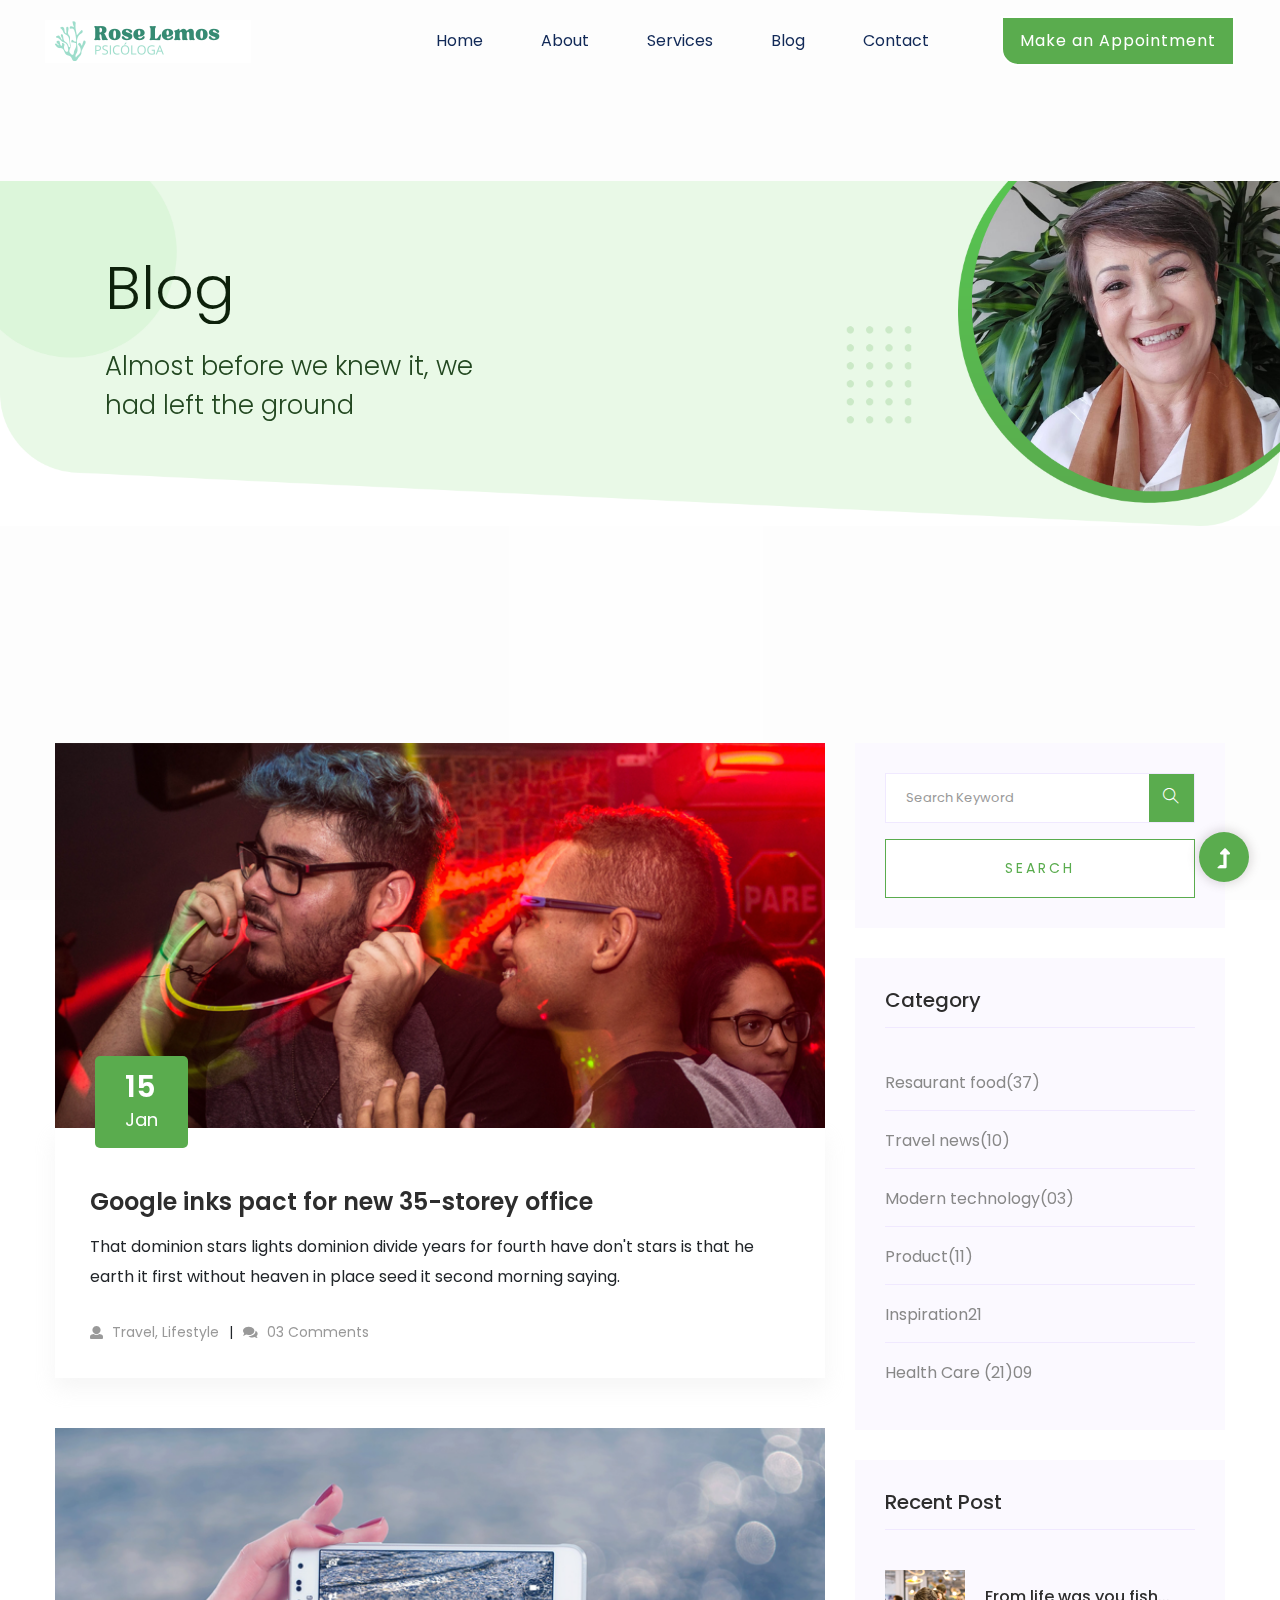
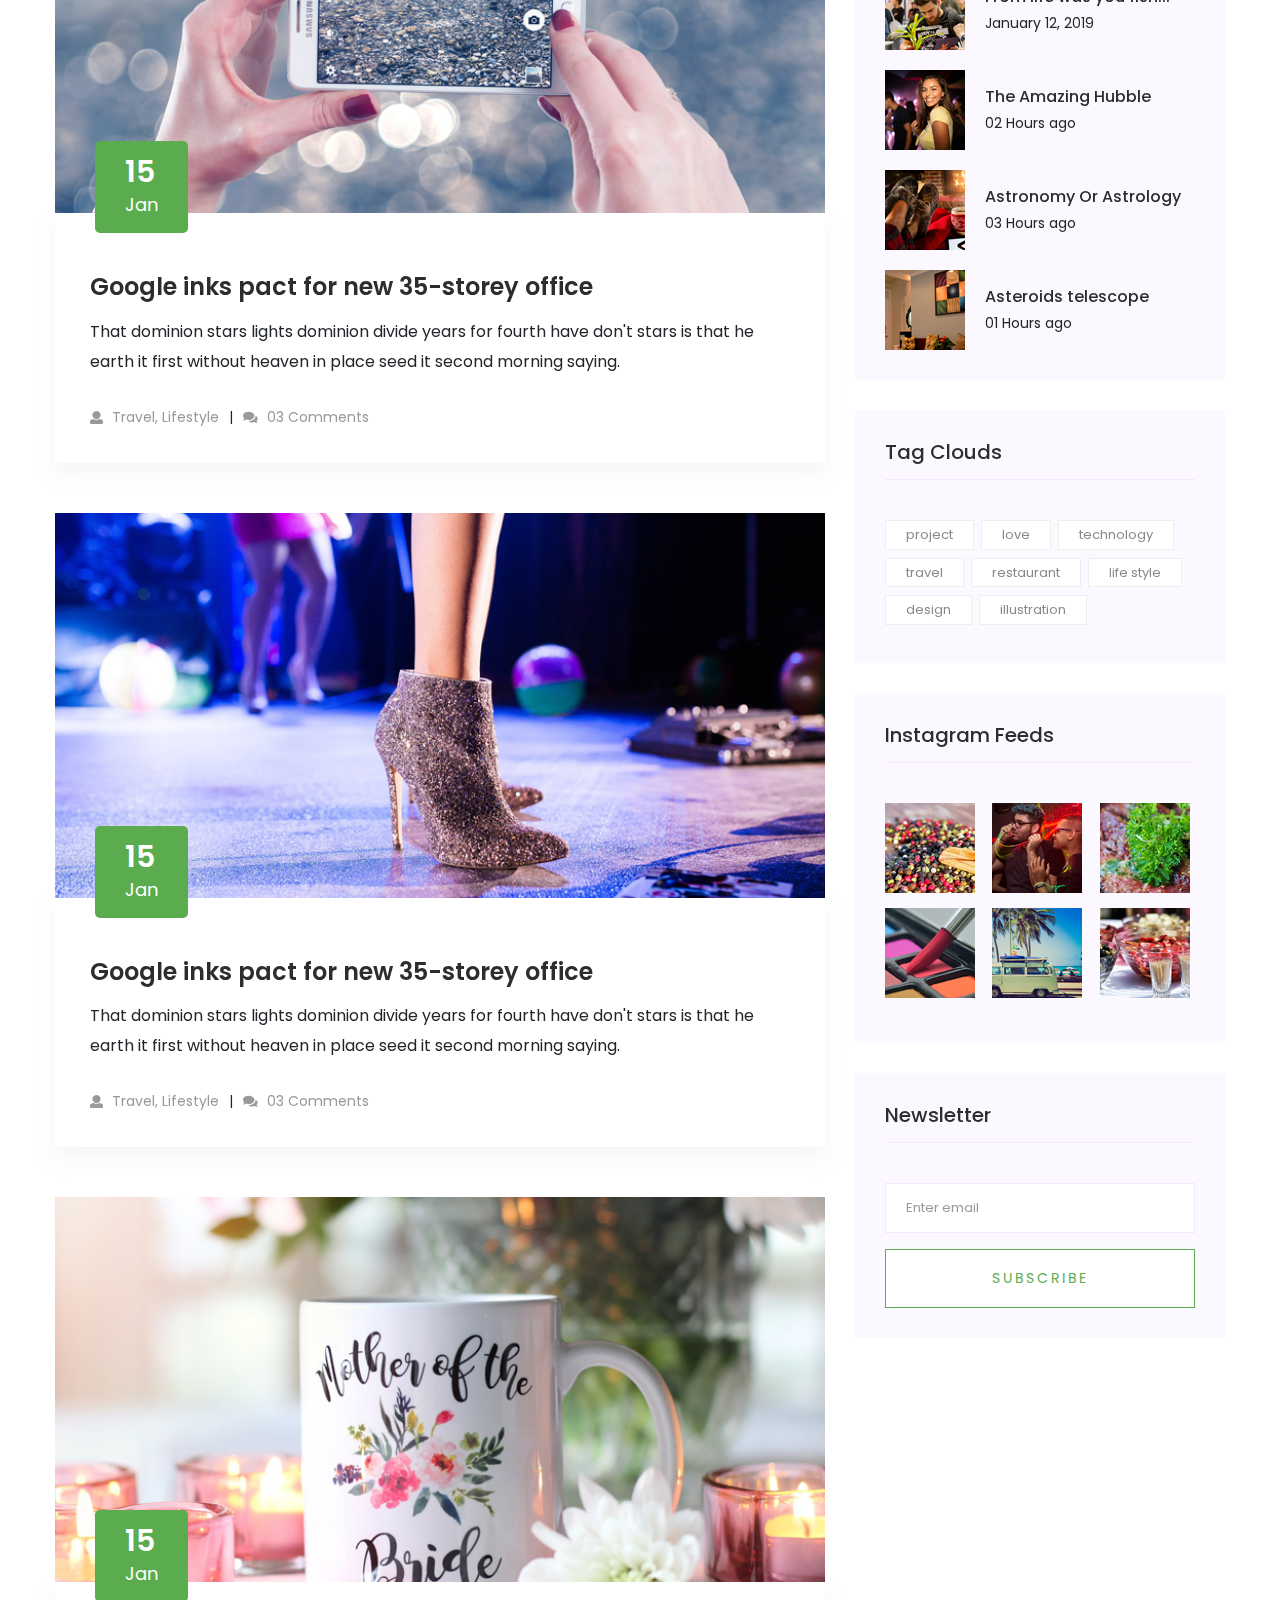
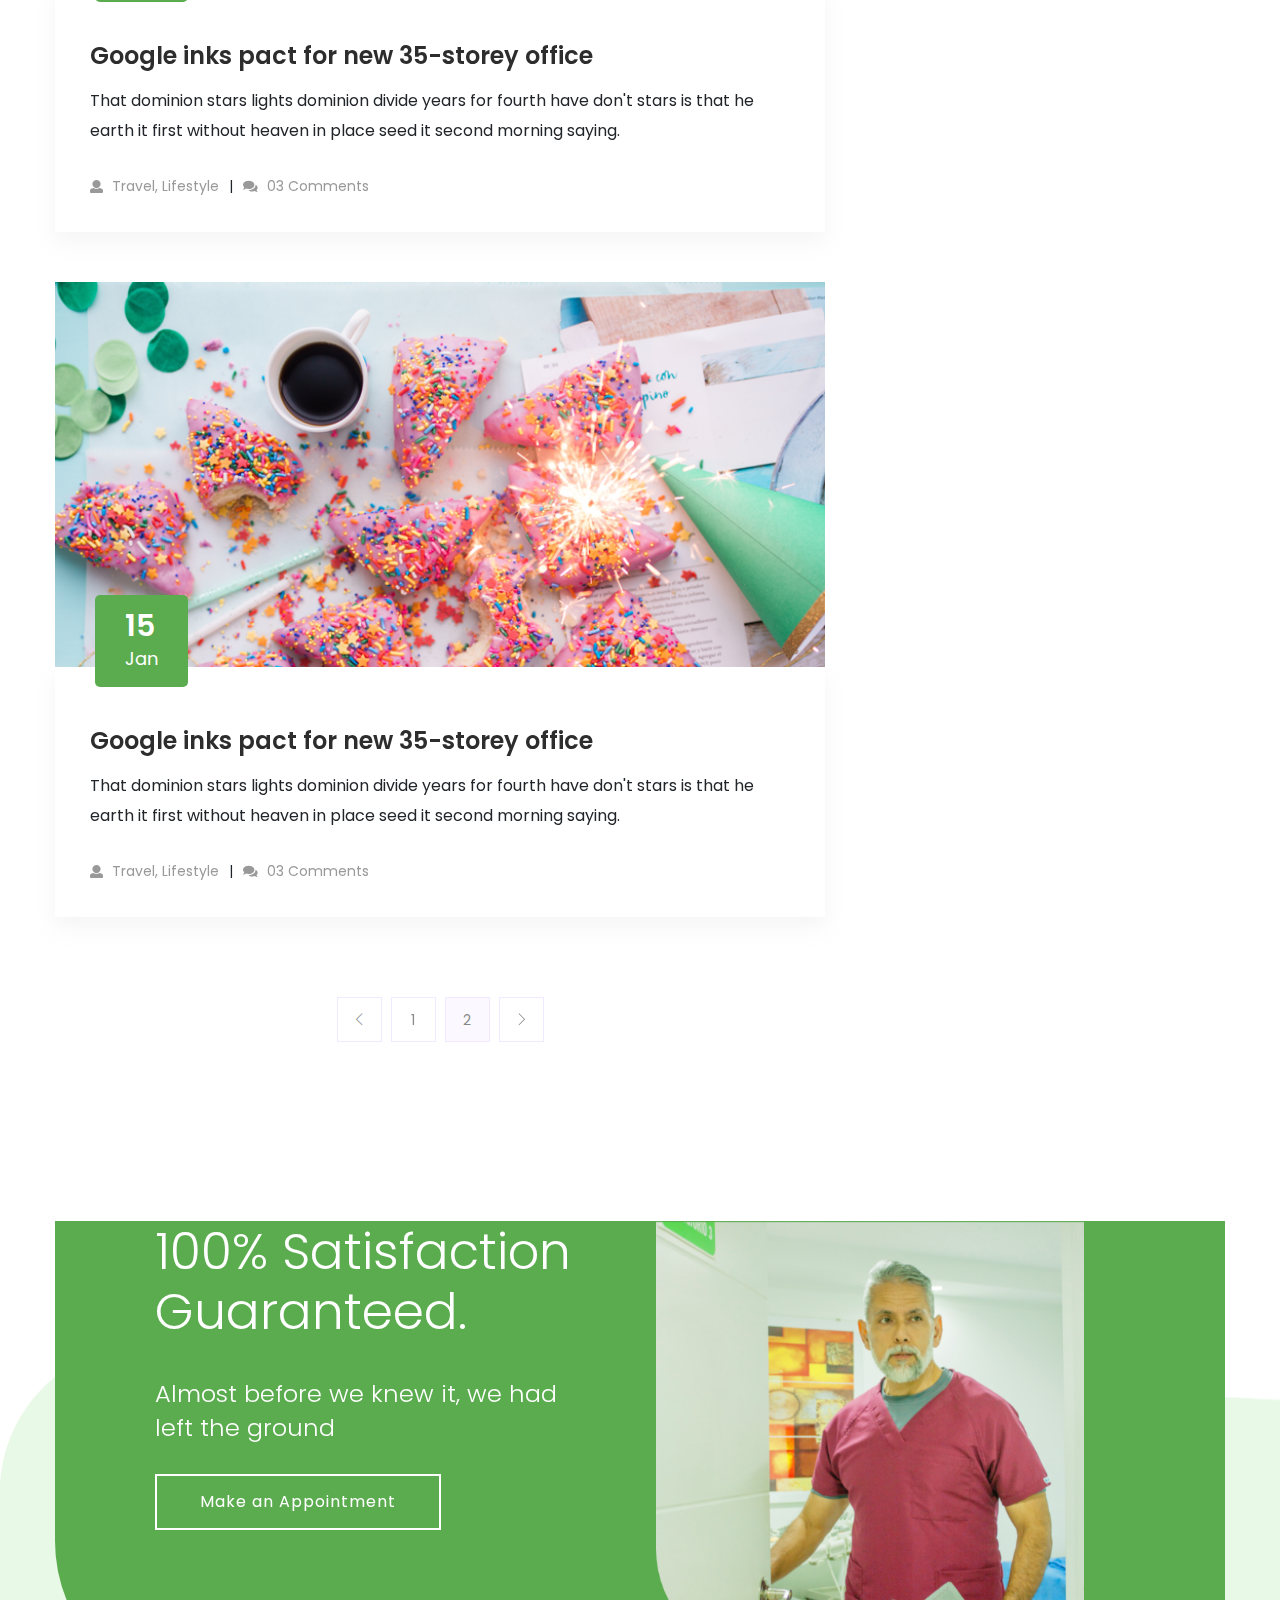
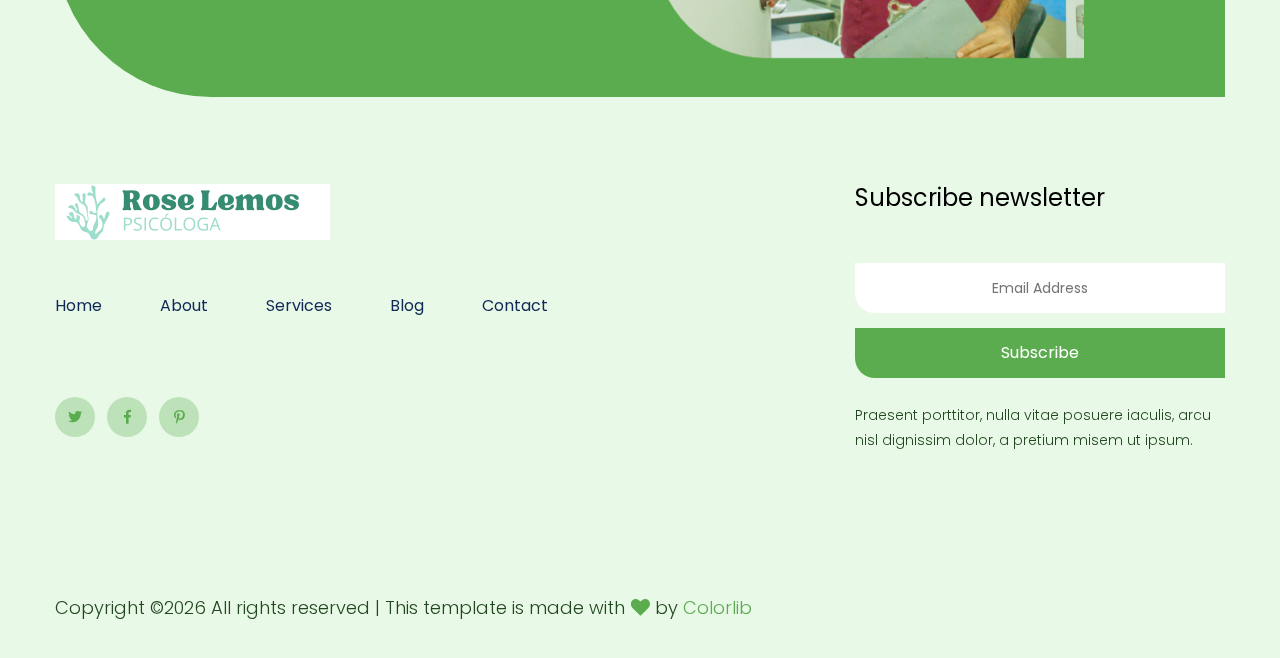
<file: blog.html>
<!doctype html>
<html class="no-js" lang="zxx">
<head>
    <meta charset="utf-8">
    <meta http-equiv="x-ua-compatible" content="ie=edge">
    <title>Health | Template</title>
    <meta name="description" content="">
    <meta name="viewport" content="width=device-width, initial-scale=1">
    <link rel="shortcut icon" type="image/x-icon" href="assets/img/favicon.ico">

    <!-- CSS here -->
    <link rel="stylesheet" href="assets/css/bootstrap.min.css">
    <link rel="stylesheet" href="assets/css/owl.carousel.min.css">
    <link rel="stylesheet" href="assets/css/slicknav.css">
    <link rel="stylesheet" href="assets/css/animate.min.css">
    <link rel="stylesheet" href="assets/css/magnific-popup.css">
    <link rel="stylesheet" href="assets/css/fontawesome-all.min.css">
    <link rel="stylesheet" href="assets/css/themify-icons.css">
    <link rel="stylesheet" href="assets/css/themify-icons.css">
    <link rel="stylesheet" href="assets/css/slick.css">
    <link rel="stylesheet" href="assets/css/nice-select.css">
    <link rel="stylesheet" href="assets/css/style.css">
    <link rel="stylesheet" href="assets/css/responsive.css">
</head>
<body>
    <!--? Preloader Start -->
    <div id="preloader-active">
        <div class="preloader d-flex align-items-center justify-content-center">
            <div class="preloader-inner position-relative">
                <div class="preloader-circle"></div>
                <div class="preloader-img pere-text">
                    <img src="assets/img/logo/loder.png" alt="">
                </div>
            </div>
        </div>
    </div>
    <!-- Preloader Start -->
    <header>
        <!--? Header Start -->
        <div class="header-area">
            <div class="main-header header-sticky">
                <div class="container-fluid">
                    <div class="row align-items-center">
                        <!-- Logo -->
                        <div class="col-xl-2 col-lg-2 col-md-1">
                            <div class="logo">
                                <a href="index.html"><img src="assets/img/logo/logo.png" alt=""></a>
                            </div>
                        </div>
                        <div class="col-xl-10 col-lg-10 col-md-10">
                            <div class="menu-main d-flex align-items-center justify-content-end">
                                <!-- Main-menu -->
                                <div class="main-menu f-right d-none d-lg-block">
                                    <nav> 
                                        <ul id="navigation">
                                            <li><a href="index.html">Home</a></li>
                                            <li><a href="about.html">About</a></li>
                                            <li><a href="services.html">Services</a></li>
                                            <li><a href="blog.html">Blog</a>
                                                <ul class="submenu">
                                                    <li><a href="blog.html">Blog</a></li>
                                                    <li><a href="blog_details.html">Blog Details</a></li>
                                                    <li><a href="elements.html">Element</a></li>
                                                </ul>
                                            </li>
                                            <li><a href="contact.html">Contact</a></li>
                                        </ul>
                                    </nav>
                                </div>
                                <div class="header-right-btn f-right d-none d-lg-block ml-15">
                                    <a href="#" class="btn header-btn">Make an Appointment</a>
                                </div>
                            </div>
                        </div>   
                        <!-- Mobile Menu -->
                        <div class="col-12">
                            <div class="mobile_menu d-block d-lg-none"></div>
                        </div>
                    </div>
                </div>
            </div>
        </div>
        <!-- Header End -->
    </header>
    <main>
        <!--? Slider Area Start-->
        <div class="slider-area slider-area2">
            <div class="slider-active dot-style">
                <!-- Slider Single -->
                <div class="single-slider  d-flex align-items-center slider-height2">
                    <div class="container">
                        <div class="row align-items-center">
                            <div class="col-xl-7 col-lg-8 col-md-10 ">
                             <div class="hero-wrapper">
                                <div class="hero__caption">
                                    <h1 data-animation="fadeInUp" data-delay=".3s">Blog</h1>
                                    <p data-animation="fadeInUp" data-delay=".6s">Almost before we knew it, we<br> had left the ground</p>
                                </div>
                            </div>
                        </div>
                    </div>
                </div>
            </div>    
        </div>
    </div>
    <!-- Slider Area End -->
    <!--? Blog Area Start-->
    <section class="blog_area section-padding">
        <div class="container">
            <div class="row">
                <div class="col-lg-8 mb-5 mb-lg-0">
                    <div class="blog_left_sidebar">
                        <article class="blog_item">
                            <div class="blog_item_img">
                                <img class="card-img rounded-0" src="assets/img/blog/single_blog_1.png" alt="">
                                <a href="#" class="blog_item_date">
                                    <h3>15</h3>
                                    <p>Jan</p>
                                </a>
                            </div>
                            <div class="blog_details">
                                <a class="d-inline-block" href="blog_details.html">
                                    <h2 class="blog-head" style="color: #2d2d2d;">Google inks pact for new 35-storey office</h2>
                                </a>
                                <p>That dominion stars lights dominion divide years for fourth have don't stars is that
                                he earth it first without heaven in place seed it second morning saying.</p>
                                <ul class="blog-info-link">
                                    <li><a href="#"><i class="fa fa-user"></i> Travel, Lifestyle</a></li>
                                    <li><a href="#"><i class="fa fa-comments"></i> 03 Comments</a></li>
                                </ul>
                            </div>
                        </article>
                        <article class="blog_item">
                            <div class="blog_item_img">
                                <img class="card-img rounded-0" src="assets/img/blog/single_blog_2.png" alt="">
                                <a href="#" class="blog_item_date">
                                    <h3>15</h3>
                                    <p>Jan</p>
                                </a>
                            </div>
                            <div class="blog_details">
                                <a class="d-inline-block" href="blog_details.html">
                                    <h2 class="blog-head" style="color: #2d2d2d;">Google inks pact for new 35-storey office</h2>
                                </a>
                                <p>That dominion stars lights dominion divide years for fourth have don't stars is that
                                he earth it first without heaven in place seed it second morning saying.</p>
                                <ul class="blog-info-link">
                                    <li><a href="#"><i class="fa fa-user"></i> Travel, Lifestyle</a></li>
                                    <li><a href="#"><i class="fa fa-comments"></i> 03 Comments</a></li>
                                </ul>
                            </div>
                        </article>
                        <article class="blog_item">
                            <div class="blog_item_img">
                                <img class="card-img rounded-0" src="assets/img/blog/single_blog_3.png" alt="">
                                <a href="#" class="blog_item_date">
                                    <h3>15</h3>
                                    <p>Jan</p>
                                </a>
                            </div>
                            <div class="blog_details">
                                <a class="d-inline-block" href="blog_details.html">
                                    <h2 class="blog-head" style="color: #2d2d2d;">Google inks pact for new 35-storey office</h2>
                                </a>
                                <p>That dominion stars lights dominion divide years for fourth have don't stars is that
                                he earth it first without heaven in place seed it second morning saying.</p>
                                <ul class="blog-info-link">
                                    <li><a href="#"><i class="fa fa-user"></i> Travel, Lifestyle</a></li>
                                    <li><a href="#"><i class="fa fa-comments"></i> 03 Comments</a></li>
                                </ul>
                            </div>
                        </article>
                        <article class="blog_item">
                            <div class="blog_item_img">
                                <img class="card-img rounded-0" src="assets/img/blog/single_blog_4.png" alt="">
                                <a href="#" class="blog_item_date">
                                    <h3>15</h3>
                                    <p>Jan</p>
                                </a>
                            </div>
                            <div class="blog_details">
                                <a class="d-inline-block" href="blog_details.html">
                                    <h2 class="blog-head" style="color: #2d2d2d;">Google inks pact for new 35-storey office</h2>
                                </a>
                                <p>That dominion stars lights dominion divide years for fourth have don't stars is that
                                he earth it first without heaven in place seed it second morning saying.</p>
                                <ul class="blog-info-link">
                                    <li><a href="#"><i class="fa fa-user"></i> Travel, Lifestyle</a></li>
                                    <li><a href="#"><i class="fa fa-comments"></i> 03 Comments</a></li>
                                </ul>
                            </div>
                        </article>
                        <article class="blog_item">
                            <div class="blog_item_img">
                                <img class="card-img rounded-0" src="assets/img/blog/single_blog_5.png" alt="">
                                <a href="#" class="blog_item_date">
                                    <h3>15</h3>
                                    <p>Jan</p>
                                </a>
                            </div>
                            <div class="blog_details">
                                <a class="d-inline-block" href="blog_details.html">
                                    <h2 class="blog-head" style="color: #2d2d2d;">Google inks pact for new 35-storey office</h2>
                                </a>
                                <p>That dominion stars lights dominion divide years for fourth have don't stars is that
                                he earth it first without heaven in place seed it second morning saying.</p>
                                <ul class="blog-info-link">
                                    <li><a href="#"><i class="fa fa-user"></i> Travel, Lifestyle</a></li>
                                    <li><a href="#"><i class="fa fa-comments"></i> 03 Comments</a></li>
                                </ul>
                            </div>
                        </article>
                        <nav class="blog-pagination justify-content-center d-flex">
                            <ul class="pagination">
                                <li class="page-item">
                                    <a href="#" class="page-link" aria-label="Previous">
                                        <i class="ti-angle-left"></i>
                                    </a>
                                </li>
                                <li class="page-item">
                                    <a href="#" class="page-link">1</a>
                                </li>
                                <li class="page-item active">
                                    <a href="#" class="page-link">2</a>
                                </li>
                                <li class="page-item">
                                    <a href="#" class="page-link" aria-label="Next">
                                        <i class="ti-angle-right"></i>
                                    </a>
                                </li>
                            </ul>
                        </nav>
                    </div>
                </div>
                <div class="col-lg-4">
                    <div class="blog_right_sidebar">
                        <aside class="single_sidebar_widget search_widget">
                            <form action="#">
                                <div class="form-group">
                                    <div class="input-group mb-3">
                                        <input type="text" class="form-control" placeholder='Search Keyword'
                                        onfocus="this.placeholder = ''"
                                        onblur="this.placeholder = 'Search Keyword'">
                                        <div class="input-group-append">
                                            <button class="btns" type="button"><i class="ti-search"></i></button>
                                        </div>
                                    </div>
                                </div>
                                <button class="button rounded-0 primary-bg text-white w-100 btn_1 boxed-btn"
                                type="submit">Search</button>
                            </form>
                        </aside>
                        <aside class="single_sidebar_widget post_category_widget">
                            <h4 class="widget_title" style="color: #2d2d2d;">Category</h4>
                            <ul class="list cat-list">
                                <li>
                                    <a href="#" class="d-flex">
                                        <p>Resaurant food</p>
                                        <p>(37)</p>
                                    </a>
                                </li>
                                <li>
                                    <a href="#" class="d-flex">
                                        <p>Travel news</p>
                                        <p>(10)</p>
                                    </a>
                                </li>
                                <li>
                                    <a href="#" class="d-flex">
                                        <p>Modern technology</p>
                                        <p>(03)</p>
                                    </a>
                                </li>
                                <li>
                                    <a href="#" class="d-flex">
                                        <p>Product</p>
                                        <p>(11)</p>
                                    </a>
                                </li>
                                <li>
                                    <a href="#" class="d-flex">
                                        <p>Inspiration</p>
                                        <p>21</p>
                                    </a>
                                </li>
                                <li>
                                    <a href="#" class="d-flex">
                                        <p>Health Care (21)</p>
                                        <p>09</p>
                                    </a>
                                </li>
                            </ul>
                        </aside>
                        <aside class="single_sidebar_widget popular_post_widget">
                            <h3 class="widget_title" style="color: #2d2d2d;">Recent Post</h3>
                            <div class="media post_item">
                                <img src="assets/img/post/post_1.png" alt="post">
                                <div class="media-body">
                                    <a href="blog_details.html">
                                        <h3 style="color: #2d2d2d;">From life was you fish...</h3>
                                    </a>
                                    <p>January 12, 2019</p>
                                </div>
                            </div>
                            <div class="media post_item">
                                <img src="assets/img/post/post_2.png" alt="post">
                                <div class="media-body">
                                    <a href="blog_details.html">
                                        <h3 style="color: #2d2d2d;">The Amazing Hubble</h3>
                                    </a>
                                    <p>02 Hours ago</p>
                                </div>
                            </div>
                            <div class="media post_item">
                                <img src="assets/img/post/post_3.png" alt="post">
                                <div class="media-body">
                                    <a href="blog_details.html">
                                        <h3 style="color: #2d2d2d;">Astronomy Or Astrology</h3>
                                    </a>
                                    <p>03 Hours ago</p>
                                </div>
                            </div>
                            <div class="media post_item">
                                <img src="assets/img/post/post_4.png" alt="post">
                                <div class="media-body">
                                    <a href="blog_details.html">
                                        <h3 style="color: #2d2d2d;">Asteroids telescope</h3>
                                    </a>
                                    <p>01 Hours ago</p>
                                </div>
                            </div>
                        </aside>
                        <aside class="single_sidebar_widget tag_cloud_widget">
                            <h4 class="widget_title" style="color: #2d2d2d;">Tag Clouds</h4>
                            <ul class="list">
                                <li>
                                    <a href="#">project</a>
                                </li>
                                <li>
                                    <a href="#">love</a>
                                </li>
                                <li>
                                    <a href="#">technology</a>
                                </li>
                                <li>
                                    <a href="#">travel</a>
                                </li>
                                <li>
                                    <a href="#">restaurant</a>
                                </li>
                                <li>
                                    <a href="#">life style</a>
                                </li>
                                <li>
                                    <a href="#">design</a>
                                </li>
                                <li>
                                    <a href="#">illustration</a>
                                </li>
                            </ul>
                        </aside>

                        <aside class="single_sidebar_widget instagram_feeds">
                            <h4 class="widget_title" style="color: #2d2d2d;">Instagram Feeds</h4>
                            <ul class="instagram_row flex-wrap">
                                <li>
                                    <a href="#">
                                        <img class="img-fluid" src="assets/img/post/post_5.png" alt="">
                                    </a>
                                </li>
                                <li>
                                    <a href="#">
                                        <img class="img-fluid" src="assets/img/post/post_6.png" alt="">
                                    </a>
                                </li>
                                <li>
                                    <a href="#">
                                        <img class="img-fluid" src="assets/img/post/post_7.png" alt="">
                                    </a>
                                </li>
                                <li>
                                    <a href="#">
                                        <img class="img-fluid" src="assets/img/post/post_8.png" alt="">
                                    </a>
                                </li>
                                <li>
                                    <a href="#">
                                        <img class="img-fluid" src="assets/img/post/post_9.png" alt="">
                                    </a>
                                </li>
                                <li>
                                    <a href="#">
                                        <img class="img-fluid" src="assets/img/post/post_10.png" alt="">
                                    </a>
                                </li>
                            </ul>
                        </aside>
                        <aside class="single_sidebar_widget newsletter_widget">
                            <h4 class="widget_title" style="color: #2d2d2d;">Newsletter</h4>
                            <form action="#">
                                <div class="form-group">
                                    <input type="email" class="form-control" onfocus="this.placeholder = ''"
                                    onblur="this.placeholder = 'Enter email'" placeholder='Enter email' required>
                                </div>
                                <button class="button rounded-0 primary-bg text-white w-100 btn_1 boxed-btn"
                                type="submit">Subscribe</button>
                            </form>
                        </aside>
                    </div>
                </div>
            </div>
        </div>
    </section>
    <!-- Blog Area End -->
    <!--? About Law Start-->
    <section class="about-low-area mt-60">
        <div class="container">
            <div class="about-cap-wrapper">
                <div class="row">
                    <div class="col-xl-5  col-lg-6 col-md-10 offset-xl-1">
                        <div class="about-caption mb-50">
                            <!-- Section Tittle -->
                            <div class="section-tittle mb-35">
                                <h2>100% satisfaction guaranteed.</h2>
                            </div>
                            <p>Almost before we knew it, we had left the ground</p>
                            <a href="about.html" class="border-btn">Make an Appointment</a>
                        </div>
                    </div>
                    <div class="col-lg-6 col-md-12">
                        <!-- about-img -->
                        <div class="about-img">
                            <div class="about-font-img">
                                <img src="assets/img/gallery/about2.png" alt="">
                            </div>
                        </div>
                    </div>
                </div>
            </div>
        </div>
    </section>
    <!-- About Law End-->
</main>
<footer>
    <div class="footer-wrappr section-bg3" data-background="assets/img/gallery/footer-bg.png">
        <div class="footer-area footer-padding ">
            <div class="container">
                <div class="row justify-content-between">
                    <div class="col-xl-8 col-lg-8 col-md-6 col-sm-12">
                        <div class="single-footer-caption mb-50">
                            <!-- logo -->
                            <div class="footer-logo mb-25">
                                <a href="index.html"><img src="assets/img/logo/logo2_footer.png" alt=""></a>
                            </div>
                            <d iv class="header-area">
                                <div class="main-header main-header2">
                                    <div class="menu-main d-flex align-items-center justify-content-start">
                                        <!-- Main-menu -->
                                        <div class="main-menu main-menu2">
                                            <nav> 
                                                <ul>
                                                    <li><a href="index.html">Home</a></li>
                                                    <li><a href="about.html">About</a></li>
                                                    <li><a href="services.html">Services</a></li>
                                                    <li><a href="blog.html">Blog</a></li>
                                                    <li><a href="contact.html">Contact</a></li>
                                                </ul>
                                            </nav>
                                        </div>
                                    </div>  
                                </div>
                            </d>
                            <!-- social -->
                            <div class="footer-social mt-50">
                                <a href="#"><i class="fab fa-twitter"></i></a>
                                <a href="https://bit.ly/sai4ull"><i class="fab fa-facebook-f"></i></a>
                                <a href="#"><i class="fab fa-pinterest-p"></i></a>
                            </div>
                        </div>
                    </div>
                    <div class="col-xl-4 col-lg-4 col-md-6 col-sm-12">
                        <div class="single-footer-caption">
                            <div class="footer-tittle mb-50">
                                <h4>Subscribe newsletter</h4>
                            </div>
                            <!-- Form -->
                            <div class="footer-form">
                                <div id="mc_embed_signup">
                                    <form target="_blank" action="https://spondonit.us12.list-manage.com/subscribe/post?u=1462626880ade1ac87bd9c93a&amp;id=92a4423d01" method="get" class="subscribe_form relative mail_part" novalidate="true">
                                        <input type="email" name="EMAIL" id="newsletter-form-email" placeholder=" Email Address " class="placeholder hide-on-focus" onfocus="this.placeholder = ''" onblur="this.placeholder = 'Enter your email'">
                                        <div class="form-icon">
                                            <button type="submit" name="submit" id="newsletter-submit" class="email_icon newsletter-submit button-contactForm">
                                                Subscribe
                                            </button>
                                        </div>
                                        <div class="mt-10 info"></div>
                                    </form>
                                </div>
                            </div>
                            <div class="footer-tittle">
                                <div class="footer-pera">
                                    <p>Praesent porttitor, nulla vitae posuere iaculis, arcu nisl dignissim dolor, a pretium misem ut ipsum.</p>
                                </div>
                            </div>
                        </div>
                    </div>
                </div>
            </div>
        </div>
        <!-- footer-bottom area -->
        <div class="footer-bottom-area">
            <div class="container">
                <div class="footer-border">
                    <div class="row">
                        <div class="col-xl-10 ">
                            <div class="footer-copy-right">
                                <p><!-- Link back to Colorlib can't be removed. Template is licensed under CC BY 3.0. -->
                                  Copyright &copy;<script>document.write(new Date().getFullYear());</script> All rights reserved | This template is made with <i class="fa fa-heart" aria-hidden="true"></i> by <a href="https://colorlib.com" target="_blank">Colorlib</a>
                                  <!-- Link back to Colorlib can't be removed. Template is licensed under CC BY 3.0. --></p>
                              </div>
                          </div>
                      </div>
                  </div>
              </div>
          </div>
      </div>
  </footer>
  <!-- Scroll Up -->
  <div id="back-top" >
    <a title="Go to Top" href="#"> <i class="fas fa-level-up-alt"></i></a>
</div>

<!-- JS here -->

<script src="./assets/js/vendor/modernizr-3.5.0.min.js"></script>
<!-- Jquery, Popper, Bootstrap -->
<script src="./assets/js/vendor/jquery-1.12.4.min.js"></script>
<script src="./assets/js/popper.min.js"></script>
<script src="./assets/js/bootstrap.min.js"></script>
<!-- Jquery Mobile Menu -->
<script src="./assets/js/jquery.slicknav.min.js"></script>

<!-- Jquery Slick , Owl-Carousel Plugins -->
<script src="./assets/js/owl.carousel.min.js"></script>
<script src="./assets/js/slick.min.js"></script>
<!-- One Page, Animated-HeadLin -->
<script src="./assets/js/wow.min.js"></script>
<script src="./assets/js/animated.headline.js"></script>

<!-- Nice-select, sticky -->
<script src="./assets/js/jquery.nice-select.min.js"></script>
<script src="./assets/js/jquery.sticky.js"></script>
<script src="./assets/js/jquery.magnific-popup.js"></script>

<!-- contact js -->
<script src="./assets/js/contact.js"></script>
<script src="./assets/js/jquery.form.js"></script>
<script src="./assets/js/jquery.validate.min.js"></script>
<script src="./assets/js/mail-script.js"></script>
<script src="./assets/js/jquery.ajaxchimp.min.js"></script>

<!-- Jquery Plugins, main Jquery -->	
<script src="./assets/js/plugins.js"></script>
<script src="./assets/js/main.js"></script>

</body>
</html>
</file>
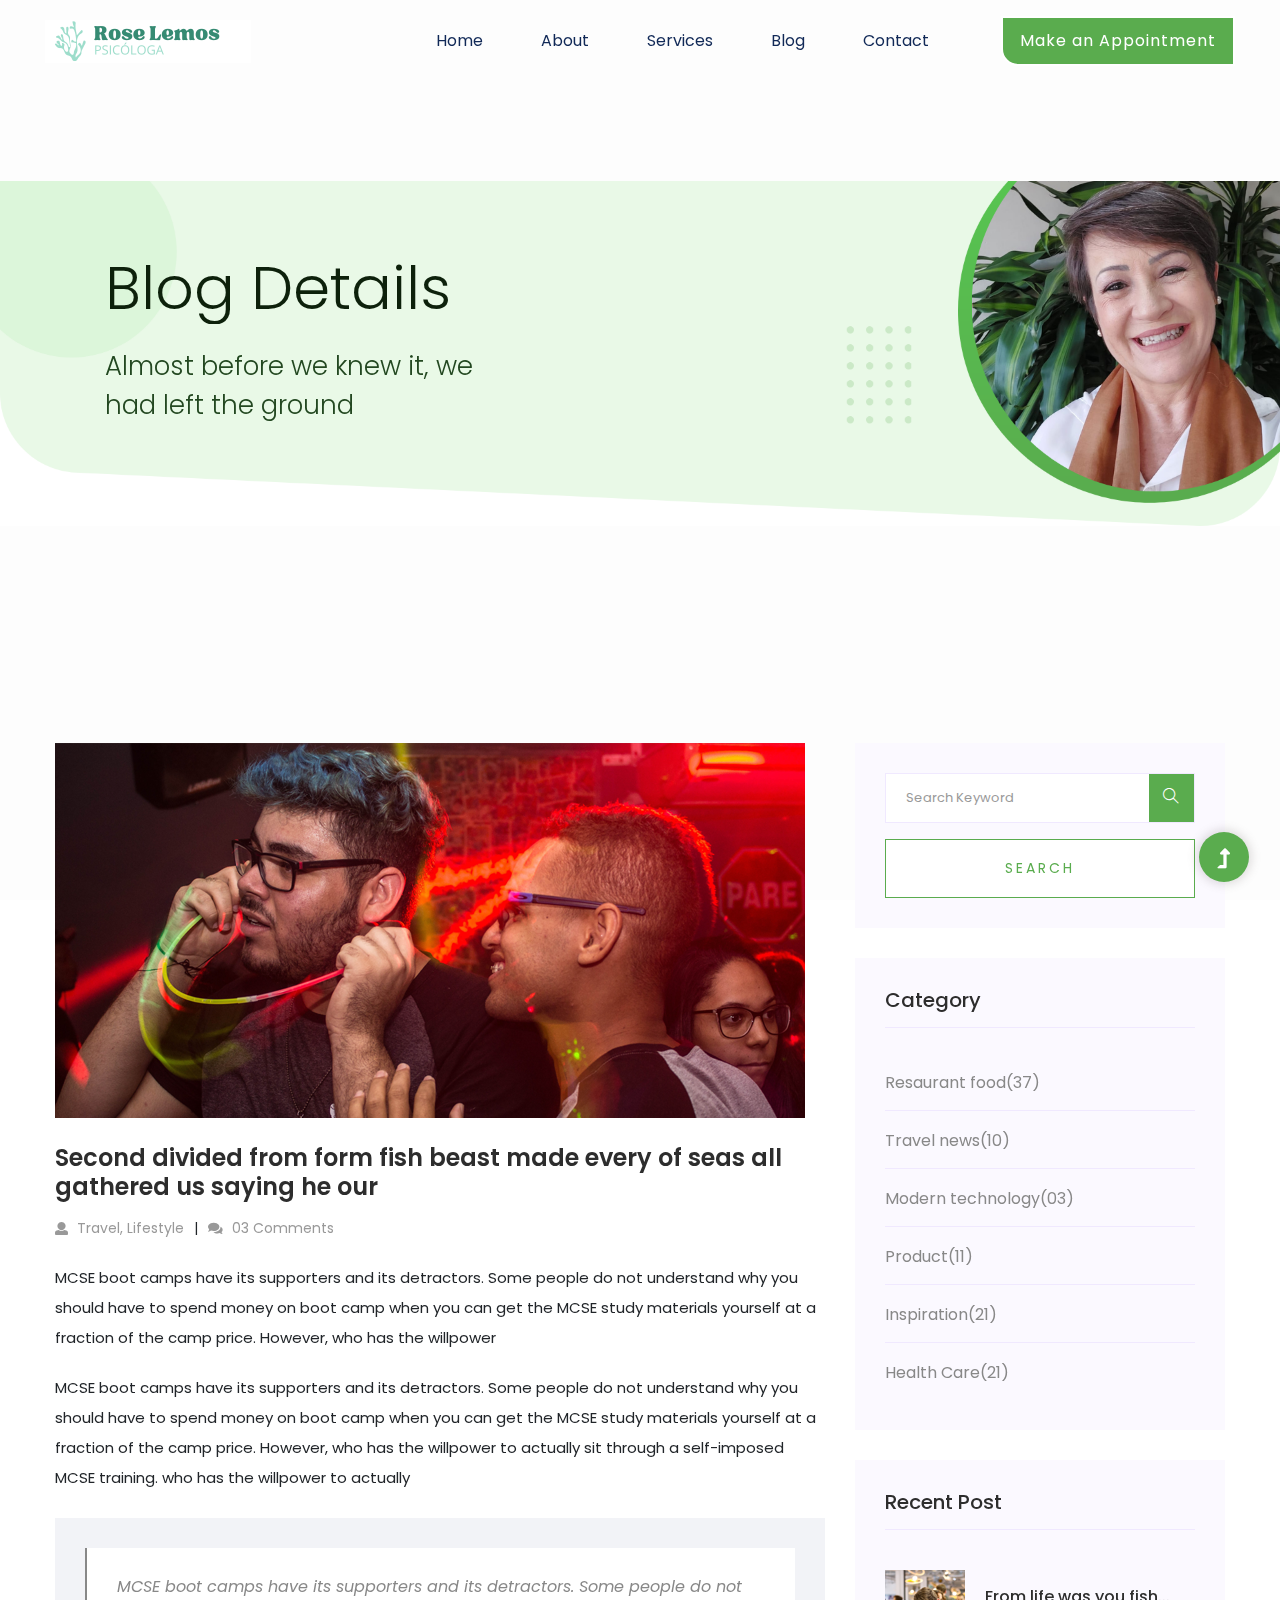
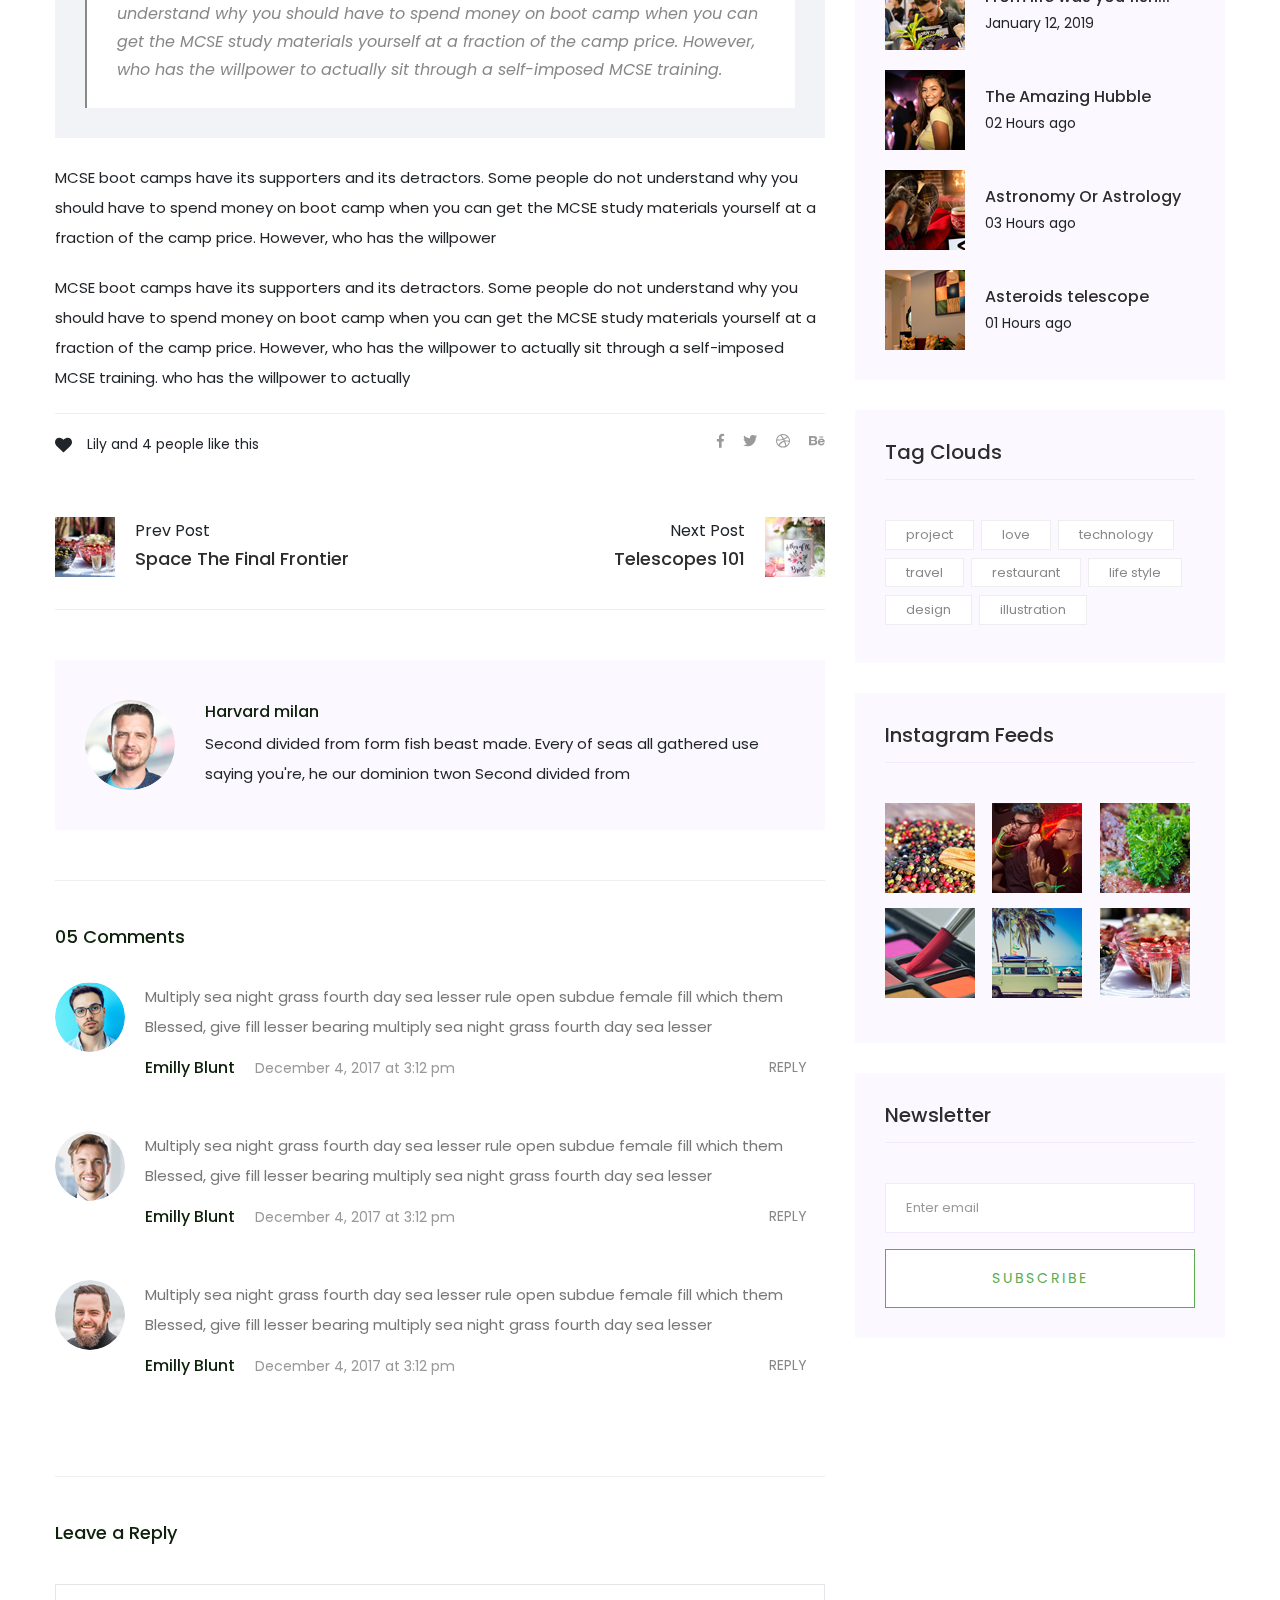
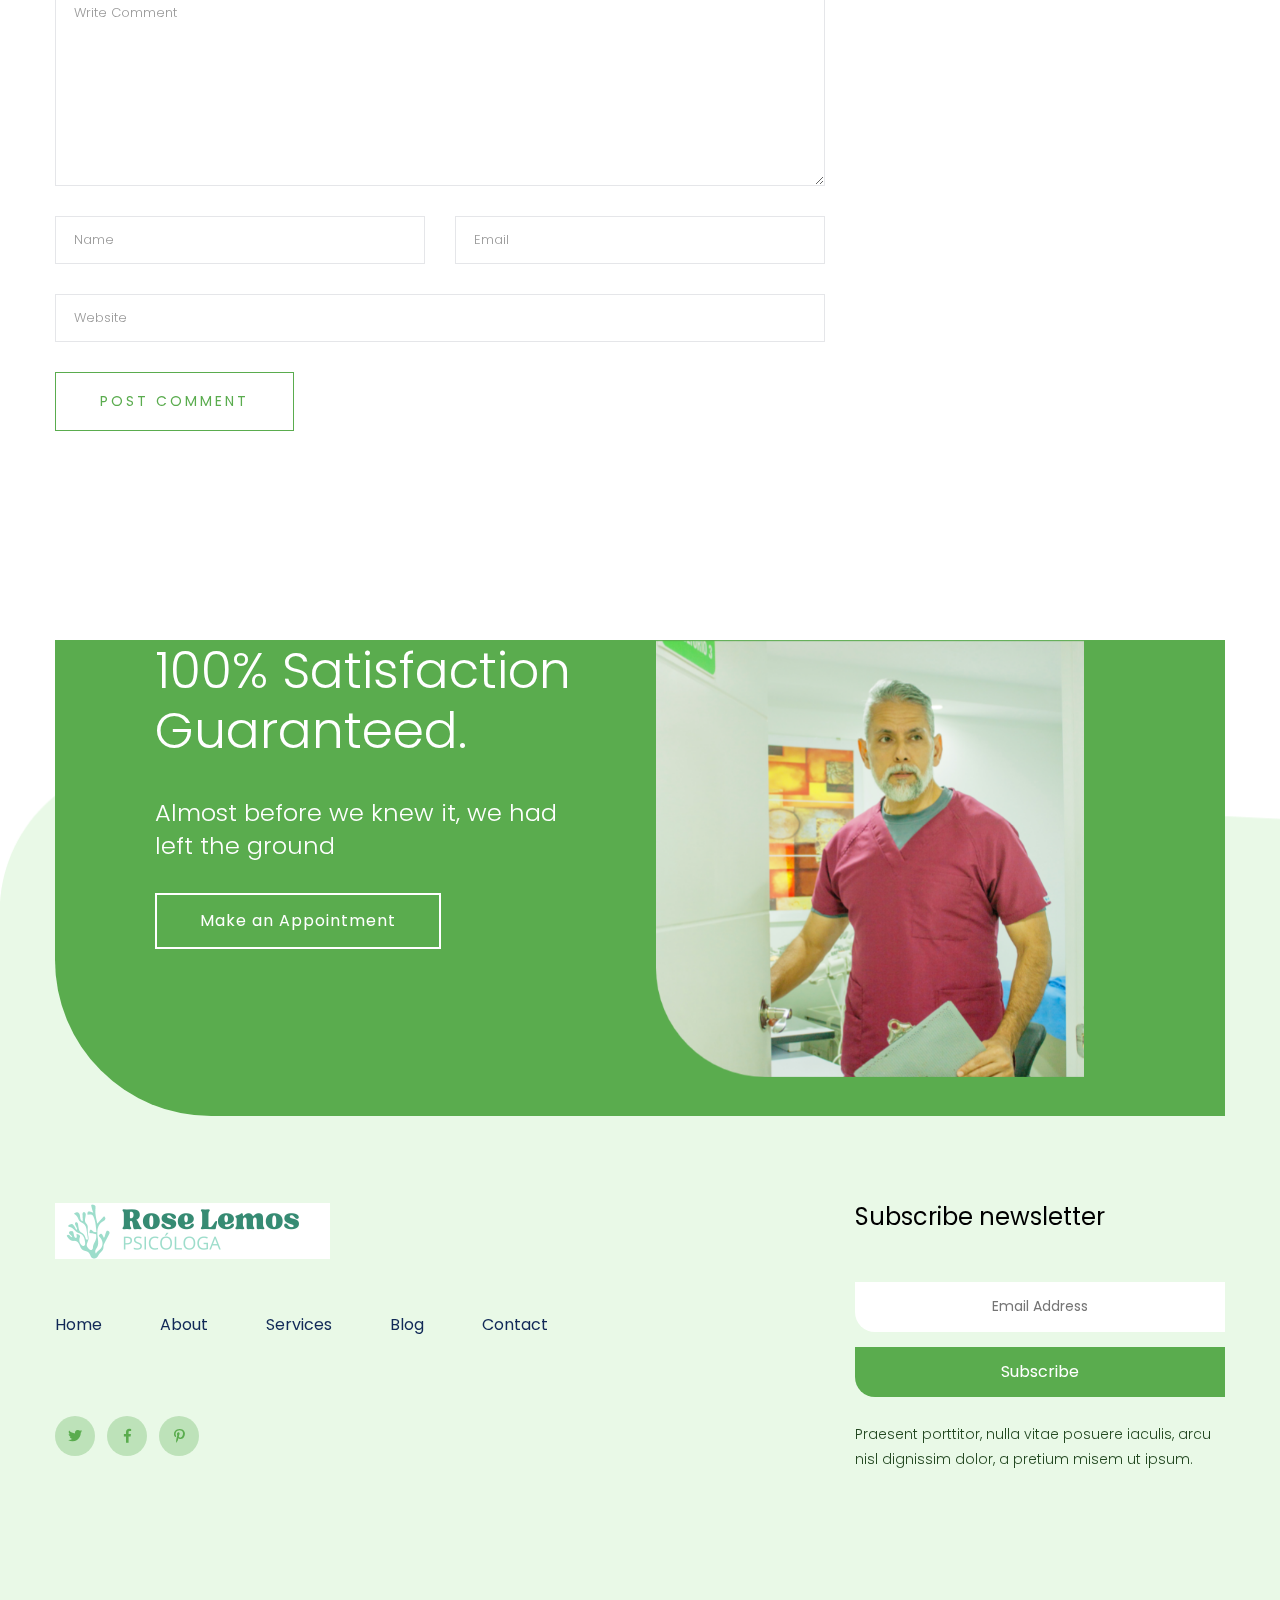
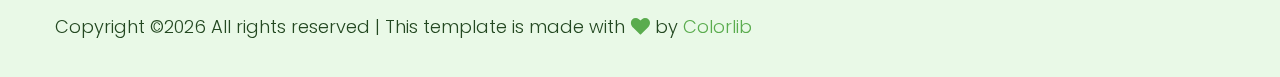
<file: blog_details.html>
<!doctype html>
<html class="no-js" lang="zxx">
<head>
 <meta charset="utf-8">
 <meta http-equiv="x-ua-compatible" content="ie=edge">
 <title>Health | Template</title>
 <meta name="description" content="">
 <meta name="viewport" content="width=device-width, initial-scale=1">
 <link rel="shortcut icon" type="image/x-icon" href="assets/img/favicon.ico">

 <!-- CSS here -->
 <link rel="stylesheet" href="assets/css/bootstrap.min.css">
 <link rel="stylesheet" href="assets/css/owl.carousel.min.css">
 <link rel="stylesheet" href="assets/css/slicknav.css">
 <link rel="stylesheet" href="assets/css/animate.min.css">
 <link rel="stylesheet" href="assets/css/magnific-popup.css">
 <link rel="stylesheet" href="assets/css/fontawesome-all.min.css">
 <link rel="stylesheet" href="assets/css/themify-icons.css">
 <link rel="stylesheet" href="assets/css/slick.css">
 <link rel="stylesheet" href="assets/css/nice-select.css">
 <link rel="stylesheet" href="assets/css/style.css">
</head>

<body>
 <!--? Preloader Start -->
 <div id="preloader-active">
  <div class="preloader d-flex align-items-center justify-content-center">
    <div class="preloader-inner position-relative">
      <div class="preloader-circle"></div>
      <div class="preloader-img pere-text">
        <img src="assets/img/logo/loder.png" alt="">
      </div>
    </div>
  </div>
</div>
<!-- Preloader Start -->
<header>
  <!--? Header Start -->
  <div class="header-area">
    <div class="main-header header-sticky">
      <div class="container-fluid">
        <div class="row align-items-center">
          <!-- Logo -->
          <div class="col-xl-2 col-lg-2 col-md-1">
            <div class="logo">
              <a href="index.html"><img src="assets/img/logo/logo.png" alt=""></a>
            </div>
          </div>
          <div class="col-xl-10 col-lg-10 col-md-10">
            <div class="menu-main d-flex align-items-center justify-content-end">
              <!-- Main-menu -->
              <div class="main-menu f-right d-none d-lg-block">
                <nav> 
                  <ul id="navigation">
                    <li><a href="index.html">Home</a></li>
                    <li><a href="about.html">About</a></li>
                    <li><a href="services.html">Services</a></li>
                    <li><a href="blog.html">Blog</a>
                      <ul class="submenu">
                        <li><a href="blog.html">Blog</a></li>
                        <li><a href="blog_details.html">Blog Details</a></li>
                        <li><a href="elements.html">Element</a></li>
                      </ul>
                    </li>
                    <li><a href="contact.html">Contact</a></li>
                  </ul>
                </nav>
              </div>
              <div class="header-right-btn f-right d-none d-lg-block ml-15">
                <a href="#" class="btn header-btn">Make an Appointment</a>
              </div>
            </div>
          </div>   
          <!-- Mobile Menu -->
          <div class="col-12">
            <div class="mobile_menu d-block d-lg-none"></div>
          </div>
        </div>
      </div>
    </div>
  </div>
  <!-- Header End -->
</header>
<main>
  <!--? Slider Area Start-->
  <div class="slider-area slider-area2">
   <div class="slider-active dot-style">
     <!-- Slider Single -->
     <div class="single-slider  d-flex align-items-center slider-height2">
       <div class="container">
         <div class="row align-items-center">
           <div class="col-xl-7 col-lg-8 col-md-10 ">
            <div class="hero-wrapper">
             <div class="hero__caption">
               <h1 data-animation="fadeInUp" data-delay=".3s">Blog Details</h1>
               <p data-animation="fadeInUp" data-delay=".6s">Almost before we knew it, we<br> had left the ground</p>
             </div>
           </div>
         </div>
       </div>
     </div>
   </div>    
 </div>
</div>
<!-- Slider Area End -->
<!--? Blog Area Start -->
<section class="blog_area single-post-area section-padding">
 <div class="container">
  <div class="row">
   <div class="col-lg-8 posts-list">
    <div class="single-post">
     <div class="feature-img">
      <img class="img-fluid" src="assets/img/blog/single_blog_1.png" alt="">
    </div>
    <div class="blog_details">
      <h2 style="color: #2d2d2d;">Second divided from form fish beast made every of seas
       all gathered us saying he our
     </h2>
     <ul class="blog-info-link mt-3 mb-4">
       <li><a href="#"><i class="fa fa-user"></i> Travel, Lifestyle</a></li>
       <li><a href="#"><i class="fa fa-comments"></i> 03 Comments</a></li>
     </ul>
     <p class="excert">
       MCSE boot camps have its supporters and its detractors. Some people do not understand why you
       should have to spend money on boot camp when you can get the MCSE study materials yourself at a
       fraction of the camp price. However, who has the willpower
     </p>
     <p>
       MCSE boot camps have its supporters and its detractors. Some people do not understand why you
       should have to spend money on boot camp when you can get the MCSE study materials yourself at a
       fraction of the camp price. However, who has the willpower to actually sit through a
       self-imposed MCSE training. who has the willpower to actually
     </p>
     <div class="quote-wrapper">
       <div class="quotes">
        MCSE boot camps have its supporters and its detractors. Some people do not understand why you
        should have to spend money on boot camp when you can get the MCSE study materials yourself at
        a fraction of the camp price. However, who has the willpower to actually sit through a
        self-imposed MCSE training.
      </div>
    </div>
    <p>
     MCSE boot camps have its supporters and its detractors. Some people do not understand why you
     should have to spend money on boot camp when you can get the MCSE study materials yourself at a
     fraction of the camp price. However, who has the willpower
   </p>
   <p>
     MCSE boot camps have its supporters and its detractors. Some people do not understand why you
     should have to spend money on boot camp when you can get the MCSE study materials yourself at a
     fraction of the camp price. However, who has the willpower to actually sit through a
     self-imposed MCSE training. who has the willpower to actually
   </p>
 </div>
</div>
<div class="navigation-top">
 <div class="d-sm-flex justify-content-between text-center">
  <p class="like-info"><span class="align-middle"><i class="fa fa-heart"></i></span> Lily and 4
  people like this</p>
  <div class="col-sm-4 text-center my-2 my-sm-0">
   <!-- <p class="comment-count"><span class="align-middle"><i class="fa fa-comment"></i></span> 06 Comments</p> -->
 </div>
 <ul class="social-icons">
   <li><a href="https://www.facebook.com/sai4ull"><i class="fab fa-facebook-f"></i></a></li>
   <li><a href="#"><i class="fab fa-twitter"></i></a></li>
   <li><a href="#"><i class="fab fa-dribbble"></i></a></li>
   <li><a href="#"><i class="fab fa-behance"></i></a></li>
 </ul>
</div>
<div class="navigation-area">
  <div class="row">
   <div
   class="col-lg-6 col-md-6 col-12 nav-left flex-row d-flex justify-content-start align-items-center">
   <div class="thumb">
     <a href="#">
      <img class="img-fluid" src="assets/img/post/preview.png" alt="">
    </a>
  </div>
  <div class="arrow">
   <a href="#">
    <span class="lnr text-white ti-arrow-left"></span>
  </a>
</div>
<div class="detials">
 <p>Prev Post</p>
 <a href="#">
  <h4 style="color: #2d2d2d;">Space The Final Frontier</h4>
</a>
</div>
</div>
<div
class="col-lg-6 col-md-6 col-12 nav-right flex-row d-flex justify-content-end align-items-center">
<div class="detials">
 <p>Next Post</p>
 <a href="#">
  <h4 style="color: #2d2d2d;">Telescopes 101</h4>
</a>
</div>
<div class="arrow">
 <a href="#">
  <span class="lnr text-white ti-arrow-right"></span>
</a>
</div>
<div class="thumb">
 <a href="#">
  <img class="img-fluid" src="assets/img/post/next.png" alt="">
</a>
</div>
</div>
</div>
</div>
</div>
<div class="blog-author">
 <div class="media align-items-center">
  <img src="assets/img/blog/author.png" alt="">
  <div class="media-body">
   <a href="#">
    <h4>Harvard milan</h4>
  </a>
  <p>Second divided from form fish beast made. Every of seas all gathered use saying you're, he
  our dominion twon Second divided from</p>
</div>
</div>
</div>
<div class="comments-area">
 <h4>05 Comments</h4>
 <div class="comment-list">
  <div class="single-comment justify-content-between d-flex">
   <div class="user justify-content-between d-flex">
    <div class="thumb">
     <img src="assets/img/comment/comment_1.png" alt="">
   </div>
   <div class="desc">
     <p class="comment">
      Multiply sea night grass fourth day sea lesser rule open subdue female fill which them
      Blessed, give fill lesser bearing multiply sea night grass fourth day sea lesser
    </p>
    <div class="d-flex justify-content-between">
      <div class="d-flex align-items-center">
       <h5>
        <a href="#">Emilly Blunt</a>
      </h5>
      <p class="date">December 4, 2017 at 3:12 pm </p>
    </div>
    <div class="reply-btn">
     <a href="#" class="btn-reply text-uppercase">reply</a>
   </div>
 </div>
</div>
</div>
</div>
</div>
<div class="comment-list">
  <div class="single-comment justify-content-between d-flex">
   <div class="user justify-content-between d-flex">
    <div class="thumb">
     <img src="assets/img/comment/comment_2.png" alt="">
   </div>
   <div class="desc">
     <p class="comment">
      Multiply sea night grass fourth day sea lesser rule open subdue female fill which them
      Blessed, give fill lesser bearing multiply sea night grass fourth day sea lesser
    </p>
    <div class="d-flex justify-content-between">
      <div class="d-flex align-items-center">
       <h5>
        <a href="#">Emilly Blunt</a>
      </h5>
      <p class="date">December 4, 2017 at 3:12 pm </p>
    </div>
    <div class="reply-btn">
     <a href="#" class="btn-reply text-uppercase">reply</a>
   </div>
 </div>
</div>
</div>
</div>
</div>
<div class="comment-list">
  <div class="single-comment justify-content-between d-flex">
   <div class="user justify-content-between d-flex">
    <div class="thumb">
     <img src="assets/img/comment/comment_3.png" alt="">
   </div>
   <div class="desc">
     <p class="comment">
      Multiply sea night grass fourth day sea lesser rule open subdue female fill which them
      Blessed, give fill lesser bearing multiply sea night grass fourth day sea lesser
    </p>
    <div class="d-flex justify-content-between">
      <div class="d-flex align-items-center">
       <h5>
        <a href="#">Emilly Blunt</a>
      </h5>
      <p class="date">December 4, 2017 at 3:12 pm </p>
    </div>
    <div class="reply-btn">
     <a href="#" class="btn-reply text-uppercase">reply</a>
   </div>
 </div>
</div>
</div>
</div>
</div>
</div>
<div class="comment-form">
 <h4>Leave a Reply</h4>
 <form class="form-contact comment_form" action="#" id="commentForm">
  <div class="row">
   <div class="col-12">
    <div class="form-group">
     <textarea class="form-control w-100" name="comment" id="comment" cols="30" rows="9"
     placeholder="Write Comment"></textarea>
   </div>
 </div>
 <div class="col-sm-6">
  <div class="form-group">
   <input class="form-control" name="name" id="name" type="text" placeholder="Name">
 </div>
</div>
<div class="col-sm-6">
  <div class="form-group">
   <input class="form-control" name="email" id="email" type="email" placeholder="Email">
 </div>
</div>
<div class="col-12">
  <div class="form-group">
   <input class="form-control" name="website" id="website" type="text" placeholder="Website">
 </div>
</div>
</div>
<div class="form-group">
 <button type="submit" class="button button-contactForm btn_1 boxed-btn">Post Comment</button>
</div>
</form>
</div>
</div>
<div class="col-lg-4">
  <div class="blog_right_sidebar">
   <aside class="single_sidebar_widget search_widget">
    <form action="#">
     <div class="form-group">
      <div class="input-group mb-3">
       <input type="text" class="form-control" placeholder='Search Keyword'
       onfocus="this.placeholder = ''" onblur="this.placeholder = 'Search Keyword'">
       <div class="input-group-append">
        <button class="btns" type="button"><i class="ti-search"></i></button>
      </div>
    </div>
  </div>
  <button class="button rounded-0 primary-bg text-white w-100 btn_1 boxed-btn"
  type="submit">Search</button>
</form>
</aside>
<aside class="single_sidebar_widget post_category_widget">
  <h4 class="widget_title" style="color: #2d2d2d;">Category</h4>
  <ul class="list cat-list">
   <li>
    <a href="#" class="d-flex">
     <p>Resaurant food</p>
     <p>(37)</p>
   </a>
 </li>
 <li>
  <a href="#" class="d-flex">
   <p>Travel news</p>
   <p>(10)</p>
 </a>
</li>
<li>
  <a href="#" class="d-flex">
   <p>Modern technology</p>
   <p>(03)</p>
 </a>
</li>
<li>
  <a href="#" class="d-flex">
   <p>Product</p>
   <p>(11)</p>
 </a>
</li>
<li>
  <a href="#" class="d-flex">
   <p>Inspiration</p>
   <p>(21)</p>
 </a>
</li>
<li>
  <a href="#" class="d-flex">
   <p>Health Care</p>
   <p>(21)</p>
 </a>
</li>
</ul>
</aside>
<aside class="single_sidebar_widget popular_post_widget">
  <h3 class="widget_title" style="color: #2d2d2d;">Recent Post</h3>
  <div class="media post_item">
   <img src="assets/img/post/post_1.png" alt="post">
   <div class="media-body">
    <a href="blog_details.html">
     <h3 style="color: #2d2d2d;">From life was you fish...</h3>
   </a>
   <p>January 12, 2019</p>
 </div>
</div>
<div class="media post_item">
 <img src="assets/img/post/post_2.png" alt="post">
 <div class="media-body">
  <a href="blog_details.html">
   <h3 style="color: #2d2d2d;">The Amazing Hubble</h3>
 </a>
 <p>02 Hours ago</p>
</div>
</div>
<div class="media post_item">
 <img src="assets/img/post/post_3.png" alt="post">
 <div class="media-body">
  <a href="blog_details.html">
   <h3 style="color: #2d2d2d;">Astronomy Or Astrology</h3>
 </a>
 <p>03 Hours ago</p>
</div>
</div>
<div class="media post_item">
 <img src="assets/img/post/post_4.png" alt="post">
 <div class="media-body">
  <a href="blog_details.html">
   <h3 style="color: #2d2d2d;">Asteroids telescope</h3>
 </a>
 <p>01 Hours ago</p>
</div>
</div>
</aside>
<aside class="single_sidebar_widget tag_cloud_widget">
  <h4 class="widget_title" style="color: #2d2d2d;">Tag Clouds</h4>
  <ul class="list">
   <li>
    <a href="#">project</a>
  </li>
  <li>
    <a href="#">love</a>
  </li>
  <li>
    <a href="#">technology</a>
  </li>
  <li>
    <a href="#">travel</a>
  </li>
  <li>
    <a href="#">restaurant</a>
  </li>
  <li>
    <a href="#">life style</a>
  </li>
  <li>
    <a href="#">design</a>
  </li>
  <li>
    <a href="#">illustration</a>
  </li>
</ul>
</aside>
<aside class="single_sidebar_widget instagram_feeds">
  <h4 class="widget_title" style="color: #2d2d2d;">Instagram Feeds</h4>
  <ul class="instagram_row flex-wrap">
   <li>
    <a href="#">
     <img class="img-fluid" src="assets/img/post/post_5.png" alt="">
   </a>
 </li>
 <li>
  <a href="#">
   <img class="img-fluid" src="assets/img/post/post_6.png" alt="">
 </a>
</li>
<li>
  <a href="#">
   <img class="img-fluid" src="assets/img/post/post_7.png" alt="">
 </a>
</li>
<li>
  <a href="#">
   <img class="img-fluid" src="assets/img/post/post_8.png" alt="">
 </a>
</li>
<li>
  <a href="#">
   <img class="img-fluid" src="assets/img/post/post_9.png" alt="">
 </a>
</li>
<li>
  <a href="#">
   <img class="img-fluid" src="assets/img/post/post_10.png" alt="">
 </a>
</li>
</ul>
</aside>
<aside class="single_sidebar_widget newsletter_widget">
  <h4 class="widget_title" style="color: #2d2d2d;">Newsletter</h4>
  <form action="#">
   <div class="form-group">
    <input type="email" class="form-control" onfocus="this.placeholder = ''"
    onblur="this.placeholder = 'Enter email'" placeholder='Enter email' required>
  </div>
  <button class="button rounded-0 primary-bg text-white w-100 btn_1 boxed-btn"
  type="submit">Subscribe</button>
</form>
</aside>
</div>
</div>
</div>
</div>
</section>
<!-- Blog Area End -->
<!--? About Law Start-->
<section class="about-low-area mt-60">
 <div class="container">
   <div class="about-cap-wrapper">
     <div class="row">
       <div class="col-xl-5  col-lg-6 col-md-10 offset-xl-1">
         <div class="about-caption mb-50">
           <!-- Section Tittle -->
           <div class="section-tittle mb-35">
             <h2>100% satisfaction guaranteed.</h2>
           </div>
           <p>Almost before we knew it, we had left the ground</p>
           <a href="about.html" class="border-btn">Make an Appointment</a>
         </div>
       </div>
       <div class="col-lg-6 col-md-12">
         <!-- about-img -->
         <div class="about-img">
           <div class="about-font-img">
             <img src="assets/img/gallery/about2.png" alt="">
           </div>
         </div>
       </div>
     </div>
   </div>
 </div>
</section>
<!-- About Law End-->
</main>
<footer>
 <div class="footer-wrappr section-bg3" data-background="assets/img/gallery/footer-bg.png">
   <div class="footer-area footer-padding ">
     <div class="container">
       <div class="row justify-content-between">
         <div class="col-xl-8 col-lg-8 col-md-6 col-sm-12">
           <div class="single-footer-caption mb-50">
             <!-- logo -->
             <div class="footer-logo mb-25">
               <a href="index.html"><img src="assets/img/logo/logo2_footer.png" alt=""></a>
             </div>
             <d iv class="header-area">
               <div class="main-header main-header2">
                 <div class="menu-main d-flex align-items-center justify-content-start">
                   <!-- Main-menu -->
                   <div class="main-menu main-menu2">
                     <nav> 
                       <ul>
                         <li><a href="index.html">Home</a></li>
                         <li><a href="about.html">About</a></li>
                         <li><a href="services.html">Services</a></li>
                         <li><a href="blog.html">Blog</a></li>
                         <li><a href="contact.html">Contact</a></li>
                       </ul>
                     </nav>
                   </div>
                 </div>  
               </div>
             </d>
             <!-- social -->
             <div class="footer-social mt-50">
               <a href="#"><i class="fab fa-twitter"></i></a>
               <a href="https://bit.ly/sai4ull"><i class="fab fa-facebook-f"></i></a>
               <a href="#"><i class="fab fa-pinterest-p"></i></a>
             </div>
           </div>
         </div>
         <div class="col-xl-4 col-lg-4 col-md-6 col-sm-12">
           <div class="single-footer-caption">
             <div class="footer-tittle mb-50">
               <h4>Subscribe newsletter</h4>
             </div>
             <!-- Form -->
             <div class="footer-form">
               <div id="mc_embed_signup">
                 <form target="_blank" action="https://spondonit.us12.list-manage.com/subscribe/post?u=1462626880ade1ac87bd9c93a&amp;id=92a4423d01" method="get" class="subscribe_form relative mail_part" novalidate="true">
                   <input type="email" name="EMAIL" id="newsletter-form-email" placeholder=" Email Address " class="placeholder hide-on-focus" onfocus="this.placeholder = ''" onblur="this.placeholder = 'Enter your email'">
                   <div class="form-icon">
                     <button type="submit" name="submit" id="newsletter-submit" class="email_icon newsletter-submit button-contactForm">
                       Subscribe
                     </button>
                   </div>
                   <div class="mt-10 info"></div>
                 </form>
               </div>
             </div>
             <div class="footer-tittle">
               <div class="footer-pera">
                 <p>Praesent porttitor, nulla vitae posuere iaculis, arcu nisl dignissim dolor, a pretium misem ut ipsum.</p>
               </div>
             </div>
           </div>
         </div>
       </div>
     </div>
   </div>
   <!-- footer-bottom area -->
   <div class="footer-bottom-area">
     <div class="container">
       <div class="footer-border">
         <div class="row">
           <div class="col-xl-10 ">
             <div class="footer-copy-right">
               <p><!-- Link back to Colorlib can't be removed. Template is licensed under CC BY 3.0. -->
                Copyright &copy;<script>document.write(new Date().getFullYear());</script> All rights reserved | This template is made with <i class="fa fa-heart" aria-hidden="true"></i> by <a href="https://colorlib.com" target="_blank">Colorlib</a>
                <!-- Link back to Colorlib can't be removed. Template is licensed under CC BY 3.0. --></p>
              </div>
            </div>
          </div>
        </div>
      </div>
    </div>
  </div>
</footer>
<!-- Scroll Up -->
<div id="back-top" >
 <a title="Go to Top" href="#"> <i class="fas fa-level-up-alt"></i></a>
</div>

<!-- JS here -->

<script src="./assets/js/vendor/modernizr-3.5.0.min.js"></script>
<!-- Jquery, Popper, Bootstrap -->
<script src="./assets/js/vendor/jquery-1.12.4.min.js"></script>
<script src="./assets/js/popper.min.js"></script>
<script src="./assets/js/bootstrap.min.js"></script>
<!-- Jquery Mobile Menu -->
<script src="./assets/js/jquery.slicknav.min.js"></script>

<!-- Jquery Slick , Owl-Carousel Plugins -->
<script src="./assets/js/owl.carousel.min.js"></script>
<script src="./assets/js/slick.min.js"></script>

<!-- One Page, Animated-HeadLin -->
<script src="./assets/js/wow.min.js"></script>
<script src="./assets/js/animated.headline.js"></script>
<script src="./assets/js/jquery.magnific-popup.js"></script>

<!-- Nice-select, sticky -->
<script src="./assets/js/jquery.nice-select.min.js"></script>
<script src="./assets/js/jquery.sticky.js"></script>

<!-- contact js -->
<script src="./assets/js/contact.js"></script>
<script src="./assets/js/jquery.form.js"></script>
<script src="./assets/js/jquery.validate.min.js"></script>
<script src="./assets/js/mail-script.js"></script>
<script src="./assets/js/jquery.ajaxchimp.min.js"></script>

<!-- Jquery Plugins, main Jquery -->	
<script src="./assets/js/plugins.js"></script>
<script src="./assets/js/main.js"></script>

</body>
</html>
</file>
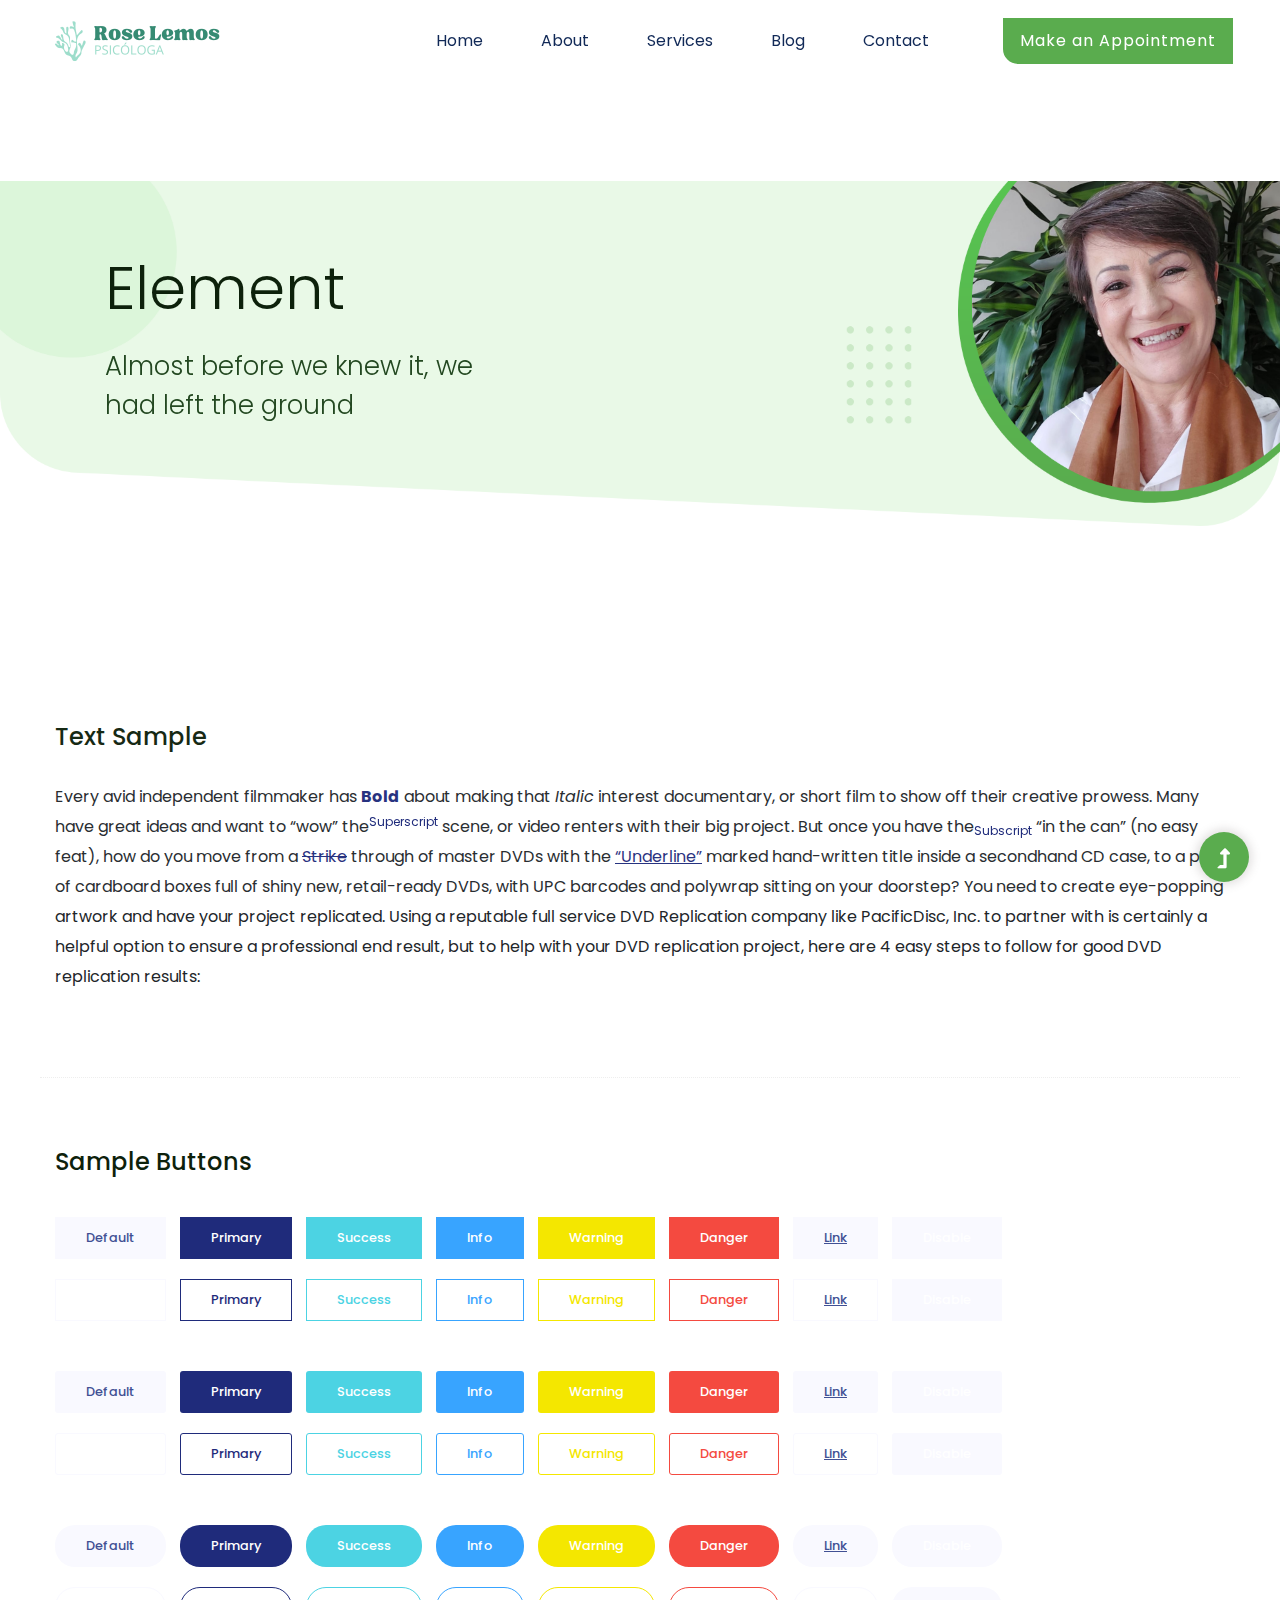
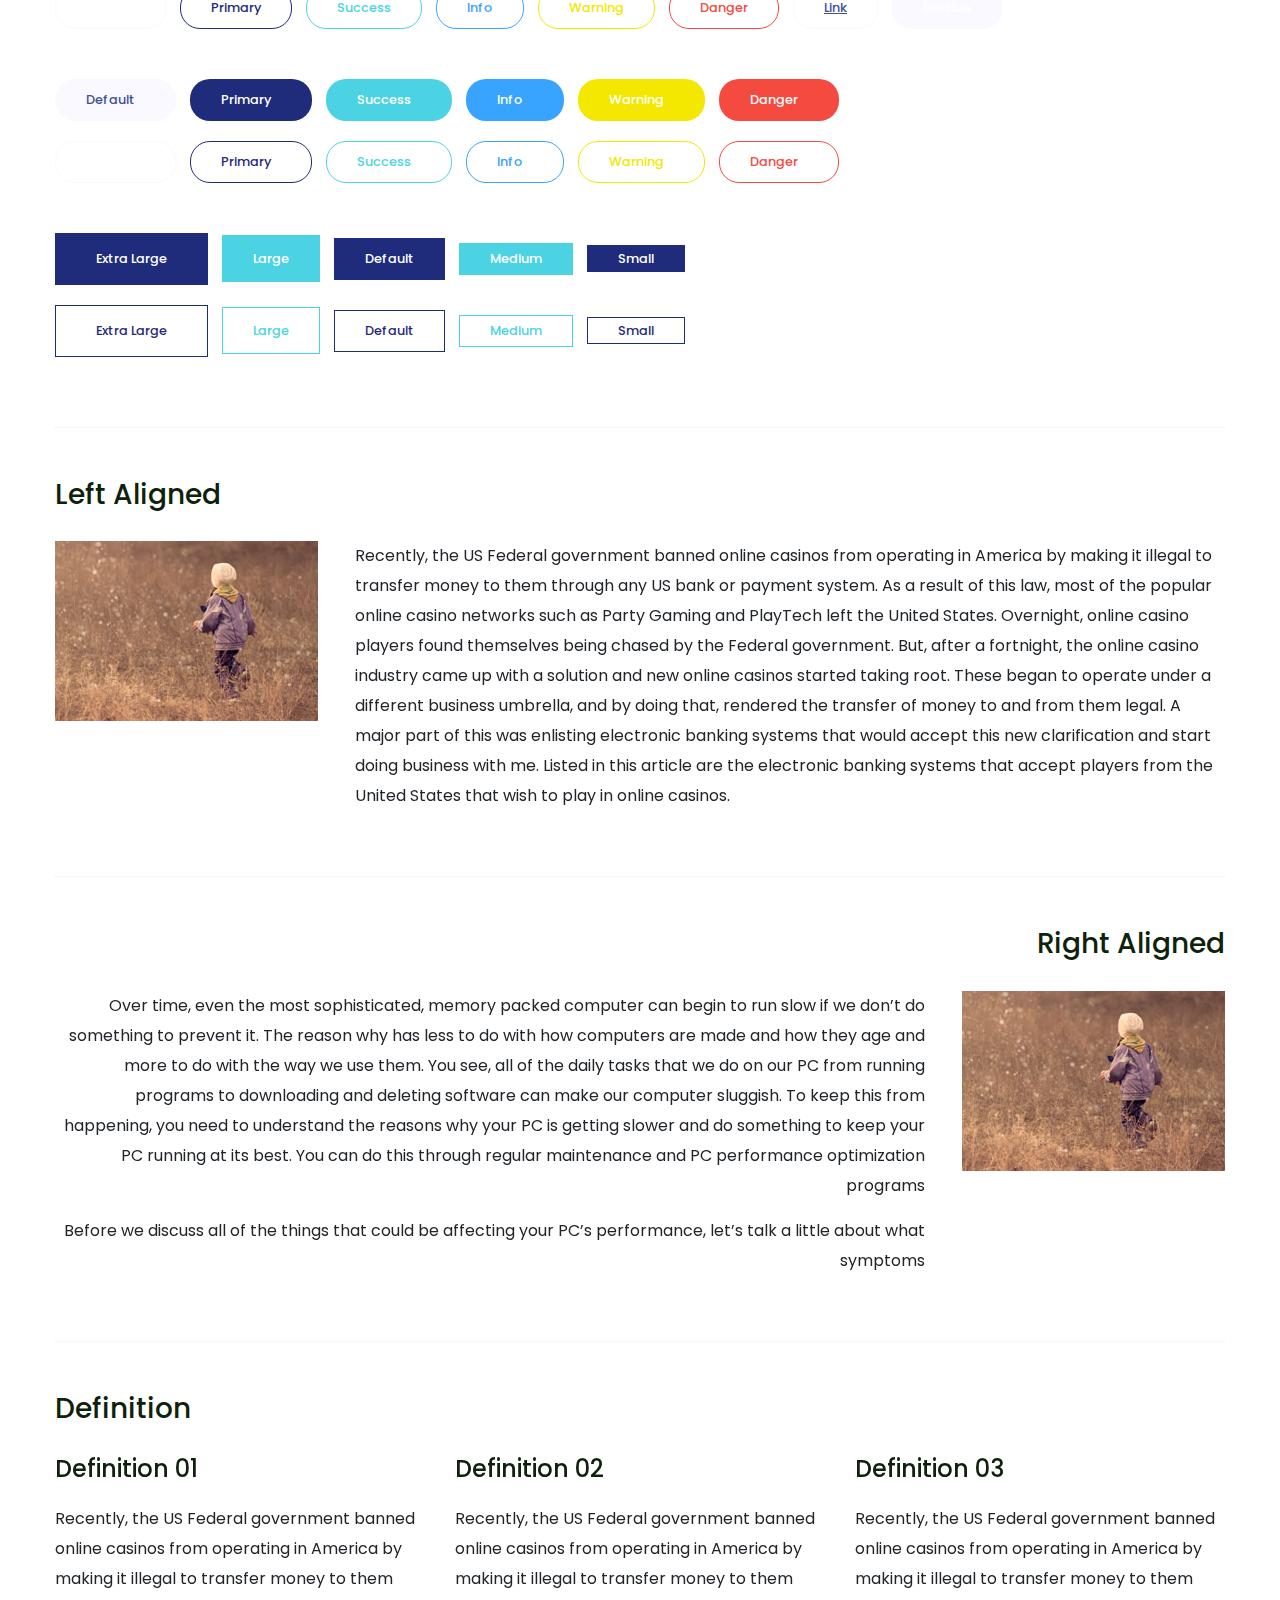
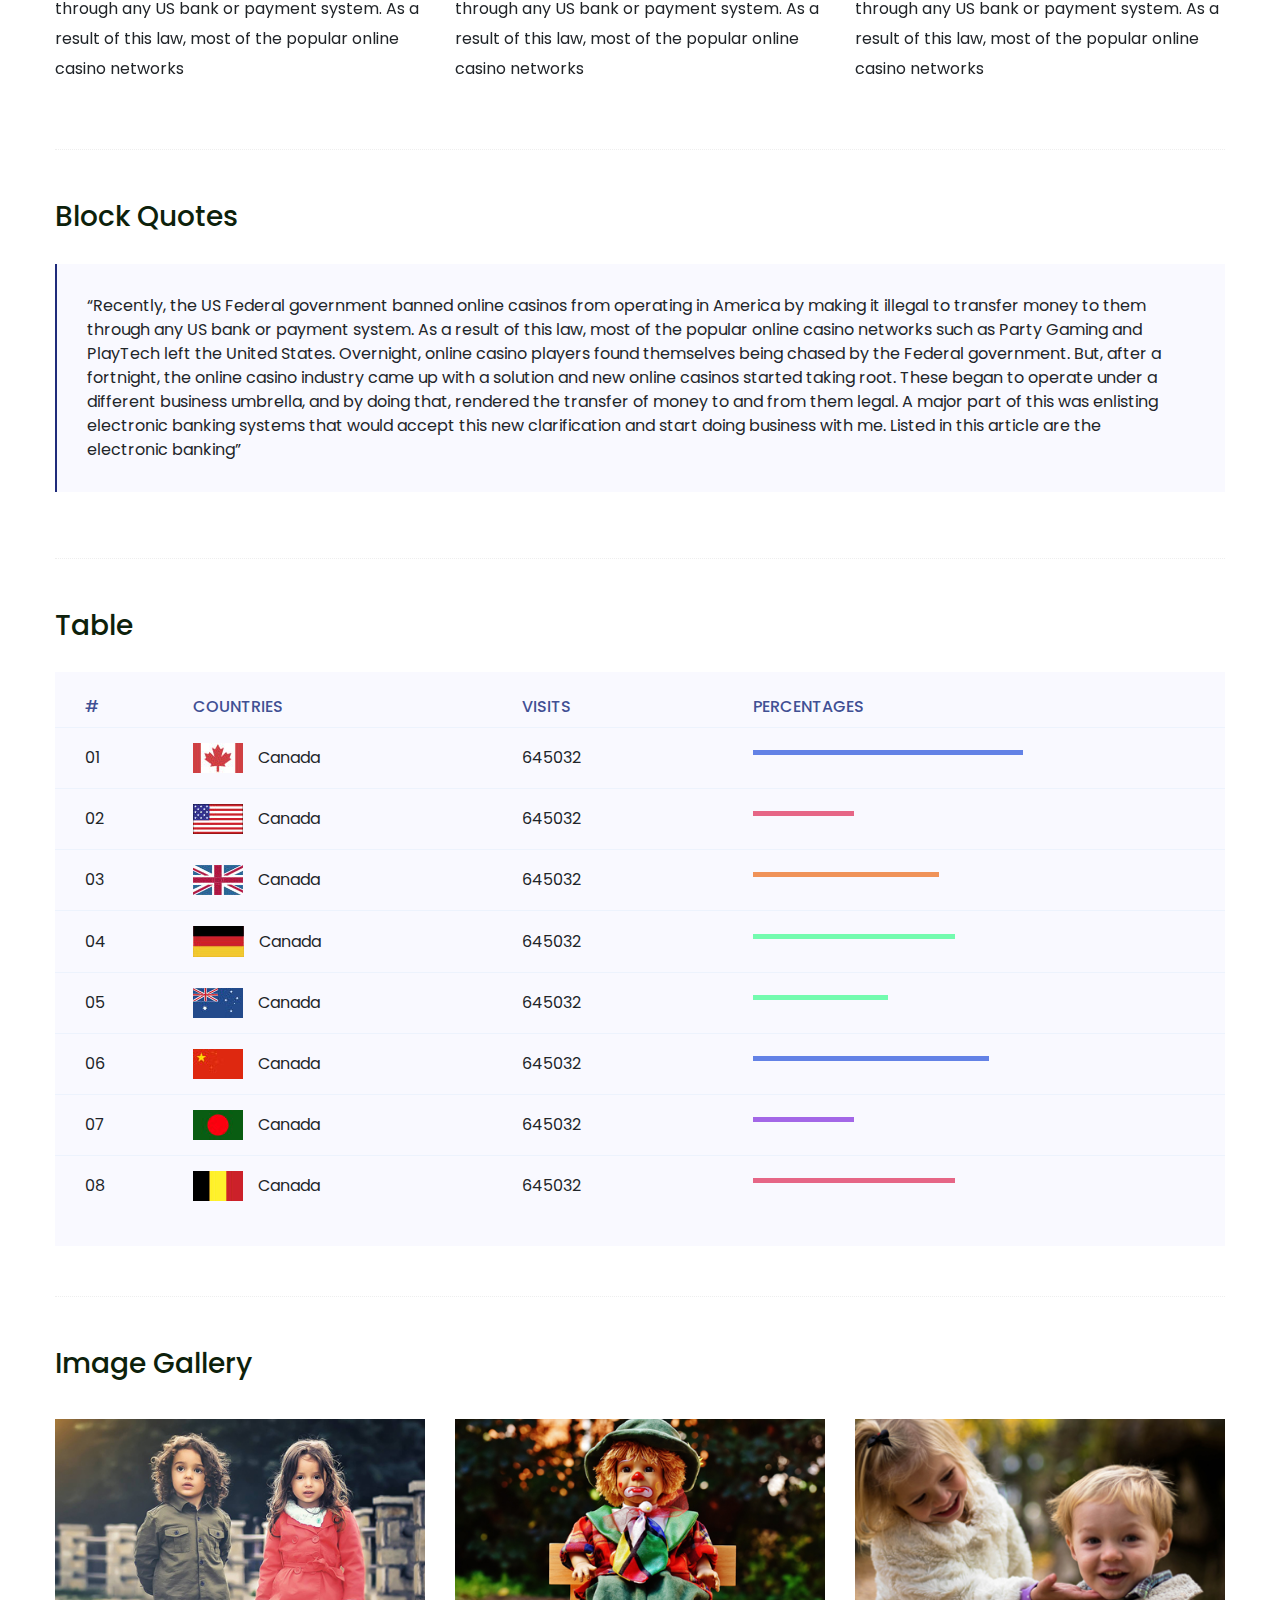
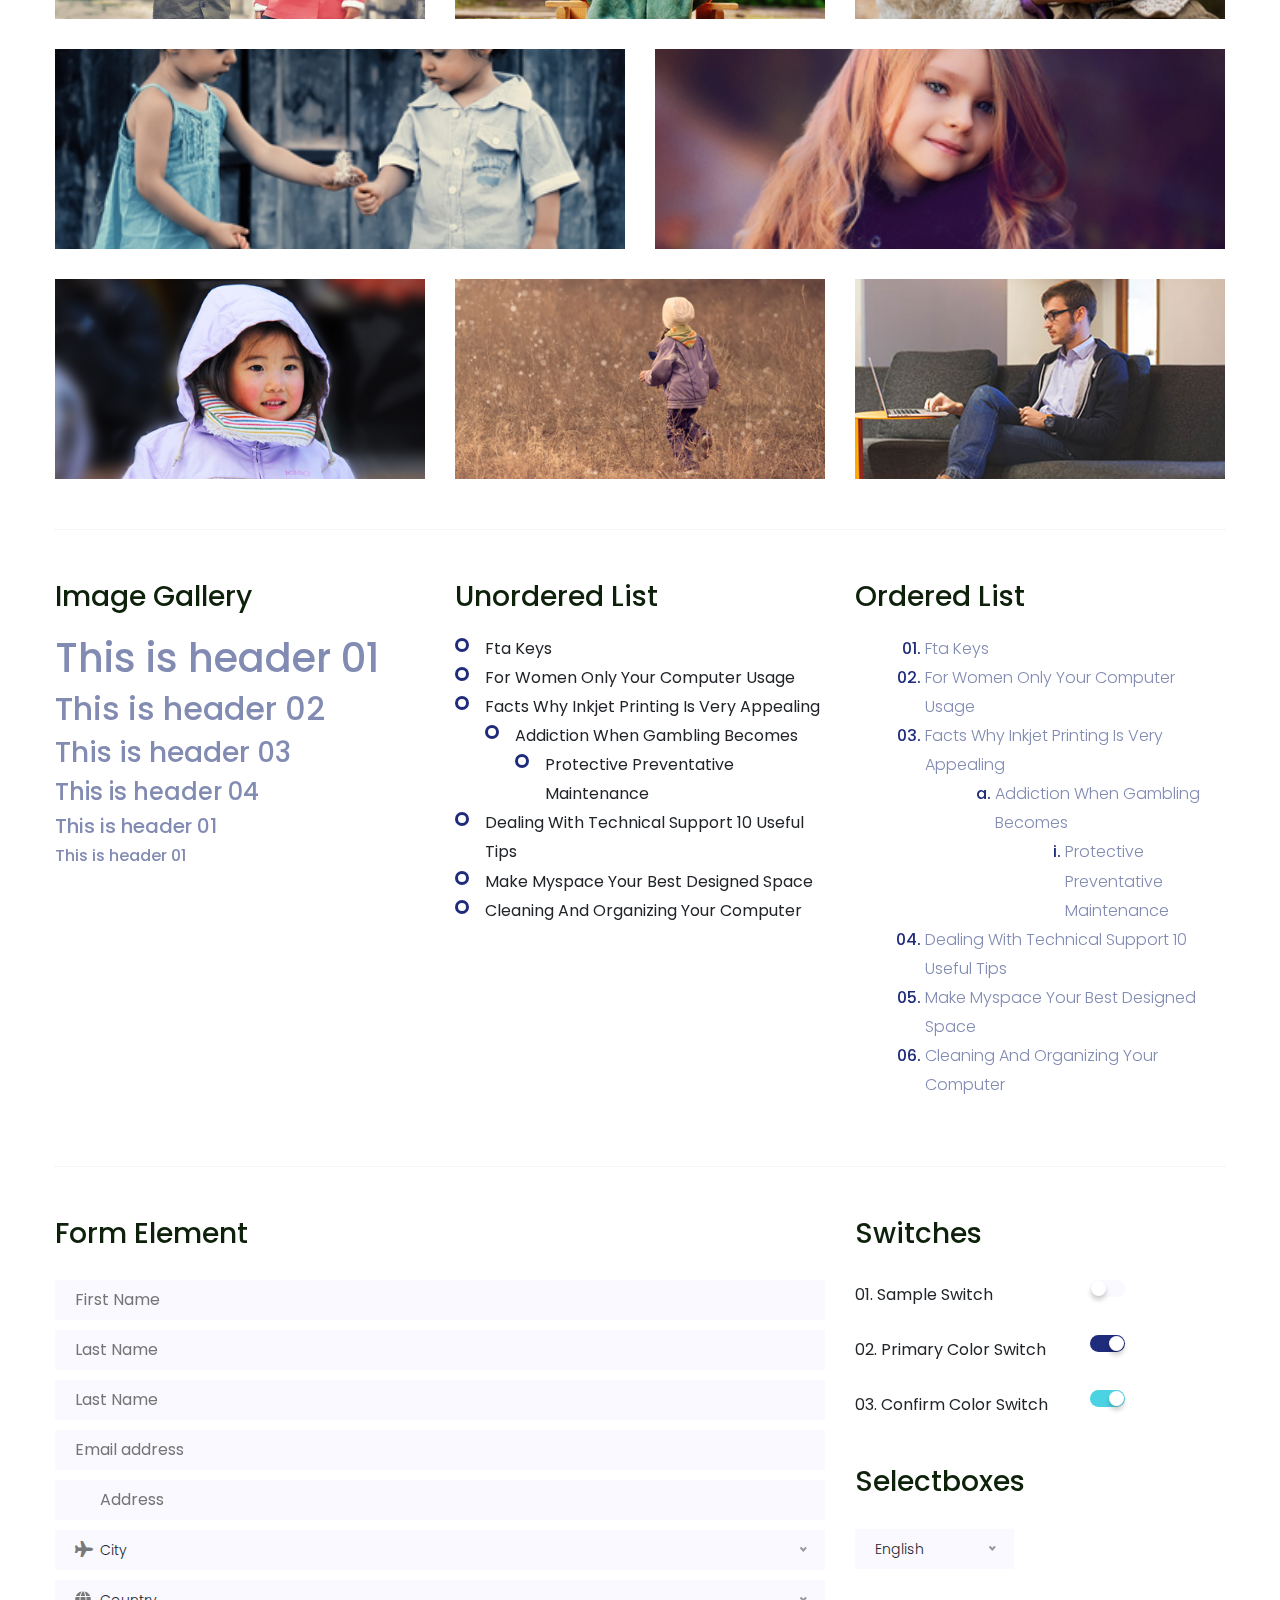
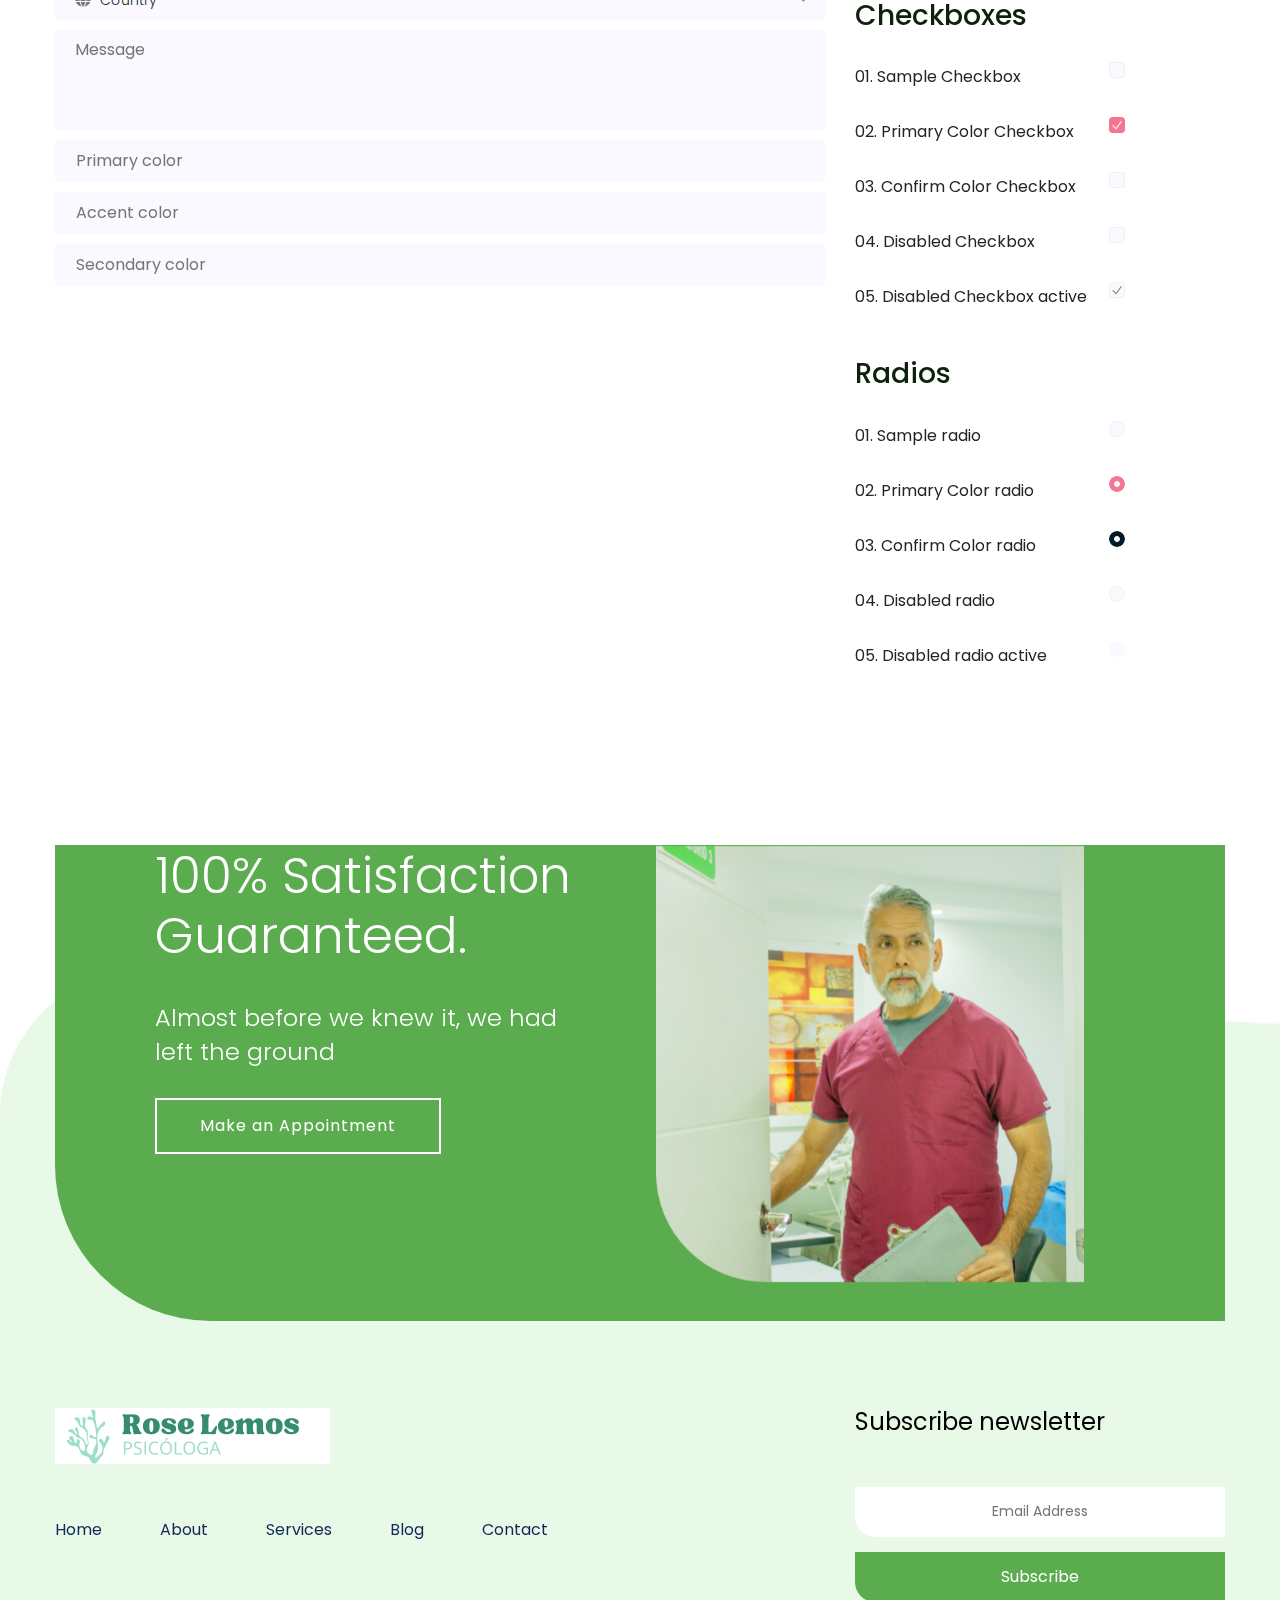
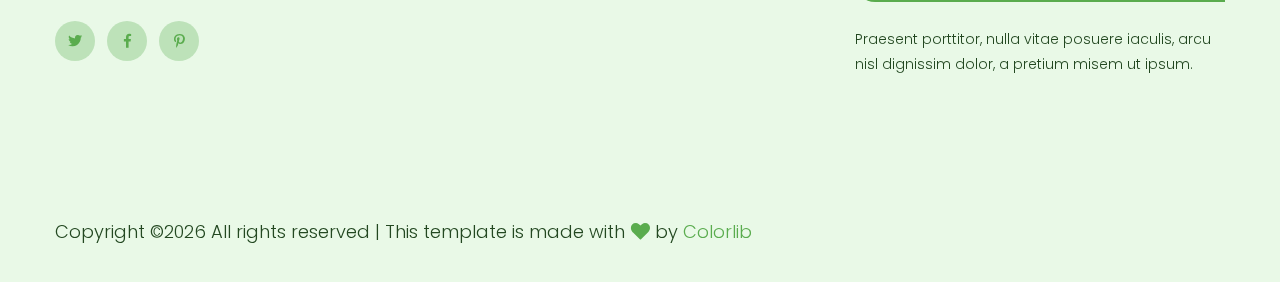
<file: elements.html>
<!doctype html>
<html class="no-js" lang="zxx">
<head>
	<meta charset="utf-8">
	<meta http-equiv="x-ua-compatible" content="ie=edge">
	<title>Health | Template</title>
	<meta name="description" content="">
	<meta name="viewport" content="width=device-width, initial-scale=1">
	<link rel="shortcut icon" type="image/x-icon" href="assets/img/favicon.ico">

	<!-- CSS here -->
	<link rel="stylesheet" href="assets/css/bootstrap.min.css">
	<link rel="stylesheet" href="assets/css/owl.carousel.min.css">
	<link rel="stylesheet" href="assets/css/slicknav.css">
	<link rel="stylesheet" href="assets/css/animate.min.css">
	<link rel="stylesheet" href="assets/css/magnific-popup.css">
	<link rel="stylesheet" href="assets/css/fontawesome-all.min.css">
	<link rel="stylesheet" href="assets/css/themify-icons.css">
	<link rel="stylesheet" href="assets/css/slick.css">
	<link rel="stylesheet" href="assets/css/nice-select.css">
	<link rel="stylesheet" href="assets/css/style.css">
</head>
<body>
	<!--? Preloader Start -->
	<div id="preloader-active">
		<div class="preloader d-flex align-items-center justify-content-center">
			<div class="preloader-inner position-relative">
				<div class="preloader-circle"></div>
				<div class="preloader-img pere-text">
					<img src="assets/img/logo/loder.png" alt="">
				</div>
			</div>
		</div>
	</div>
	<!-- Preloader Start -->
	<header>
		<!--? Header Start -->
		<div class="header-area">
			<div class="main-header header-sticky">
				<div class="container-fluid">
					<div class="row align-items-center">
						<!-- Logo -->
						<div class="col-xl-2 col-lg-2 col-md-1">
							<div class="logo">
								<a href="index.html"><img src="assets/img/logo/logo.png" alt=""></a>
							</div>
						</div>
						<div class="col-xl-10 col-lg-10 col-md-10">
							<div class="menu-main d-flex align-items-center justify-content-end">
								<!-- Main-menu -->
								<div class="main-menu f-right d-none d-lg-block">
									<nav> 
										<ul id="navigation">
											<li><a href="index.html">Home</a></li>
											<li><a href="about.html">About</a></li>
											<li><a href="services.html">Services</a></li>
											<li><a href="blog.html">Blog</a>
												<ul class="submenu">
													<li><a href="blog.html">Blog</a></li>
													<li><a href="blog_details.html">Blog Details</a></li>
													<li><a href="elements.html">Element</a></li>
												</ul>
											</li>
											<li><a href="contact.html">Contact</a></li>
										</ul>
									</nav>
								</div>
								<div class="header-right-btn f-right d-none d-lg-block ml-15">
									<a href="#" class="btn header-btn">Make an Appointment</a>
								</div>
							</div>
						</div>   
						<!-- Mobile Menu -->
						<div class="col-12">
							<div class="mobile_menu d-block d-lg-none"></div>
						</div>
					</div>
				</div>
			</div>
		</div>
		<!-- Header End -->
	</header>
	<main>
		<!--? Slider Area Start-->
		<div class="slider-area slider-area2">
			<div class="slider-active dot-style">
				<!-- Slider Single -->
				<div class="single-slider  d-flex align-items-center slider-height2">
					<div class="container">
						<div class="row align-items-center">
							<div class="col-xl-7 col-lg-8 col-md-10 ">
								<div class="hero-wrapper">
									<div class="hero__caption">
										<h1 data-animation="fadeInUp" data-delay=".3s">Element</h1>
										<p data-animation="fadeInUp" data-delay=".6s">Almost before we knew it, we<br> had left the ground</p>
									</div>
								</div>
							</div>
						</div>
					</div>
				</div>    
			</div>
		</div>
		<!-- Slider Area End -->
		<!--? Start Sample Area -->
		<section class="sample-text-area">
			<div class="container box_1170">
				<h3 class="text-heading">Text Sample</h3>
				<p class="sample-text">
					Every avid independent filmmaker has <b>Bold</b> about making that <i>Italic</i> interest documentary,
					or short
					film to show off their creative prowess. Many have great ideas and want to “wow”
					the<sup>Superscript</sup> scene,
					or video renters with their big project. But once you have the<sub>Subscript</sub> “in the can” (no easy
					feat), how
					do you move from a <del>Strike</del> through of master DVDs with the <u>“Underline”</u> marked
					hand-written title
					inside a secondhand CD case, to a pile of cardboard boxes full of shiny new, retail-ready DVDs, with UPC
					barcodes
					and polywrap sitting on your doorstep? You need to create eye-popping artwork and have your project
					replicated.
					Using a reputable full service DVD Replication company like PacificDisc, Inc. to partner with is
					certainly a
					helpful option to ensure a professional end result, but to help with your DVD replication project, here
					are 4 easy
					steps to follow for good DVD replication results:
					
				</p>
			</div>
		</section>
		<!-- End Sample Area -->
		<!--? Start Button -->
		<section class="button-area">
			<div class="container box_1170 border-top-generic">
				<h3 class="text-heading">Sample Buttons</h3>
				<div class="button-group-area">
					<a href="#" class="genric-btn default">Default</a>
					<a href="#" class="genric-btn primary">Primary</a>
					<a href="#" class="genric-btn success">Success</a>
					<a href="#" class="genric-btn info">Info</a>
					<a href="#" class="genric-btn warning">Warning</a>
					<a href="#" class="genric-btn danger">Danger</a>
					<a href="#" class="genric-btn link">Link</a>
					<a href="#" class="genric-btn disable">Disable</a>
				</div>
				<div class="button-group-area mt-10">
					<a href="#" class="genric-btn default-border">Default</a>
					<a href="#" class="genric-btn primary-border">Primary</a>
					<a href="#" class="genric-btn success-border">Success</a>
					<a href="#" class="genric-btn info-border">Info</a>
					<a href="#" class="genric-btn warning-border">Warning</a>
					<a href="#" class="genric-btn danger-border">Danger</a>
					<a href="#" class="genric-btn link-border">Link</a>
					<a href="#" class="genric-btn disable">Disable</a>
				</div>
				<div class="button-group-area mt-40">
					<a href="#" class="genric-btn default radius">Default</a>
					<a href="#" class="genric-btn primary radius">Primary</a>
					<a href="#" class="genric-btn success radius">Success</a>
					<a href="#" class="genric-btn info radius">Info</a>
					<a href="#" class="genric-btn warning radius">Warning</a>
					<a href="#" class="genric-btn danger radius">Danger</a>
					<a href="#" class="genric-btn link radius">Link</a>
					<a href="#" class="genric-btn disable radius">Disable</a>
				</div>
				<div class="button-group-area mt-10">
					<a href="#" class="genric-btn default-border radius">Default</a>
					<a href="#" class="genric-btn primary-border radius">Primary</a>
					<a href="#" class="genric-btn success-border radius">Success</a>
					<a href="#" class="genric-btn info-border radius">Info</a>
					<a href="#" class="genric-btn warning-border radius">Warning</a>
					<a href="#" class="genric-btn danger-border radius">Danger</a>
					<a href="#" class="genric-btn link-border radius">Link</a>
					<a href="#" class="genric-btn disable radius">Disable</a>
				</div>
				<div class="button-group-area mt-40">
					<a href="#" class="genric-btn default circle">Default</a>
					<a href="#" class="genric-btn primary circle">Primary</a>
					<a href="#" class="genric-btn success circle">Success</a>
					<a href="#" class="genric-btn info circle">Info</a>
					<a href="#" class="genric-btn warning circle">Warning</a>
					<a href="#" class="genric-btn danger circle">Danger</a>
					<a href="#" class="genric-btn link circle">Link</a>
					<a href="#" class="genric-btn disable circle">Disable</a>
				</div>
				<div class="button-group-area mt-10">
					<a href="#" class="genric-btn default-border circle">Default</a>
					<a href="#" class="genric-btn primary-border circle">Primary</a>
					<a href="#" class="genric-btn success-border circle">Success</a>
					<a href="#" class="genric-btn info-border circle">Info</a>
					<a href="#" class="genric-btn warning-border circle">Warning</a>
					<a href="#" class="genric-btn danger-border circle">Danger</a>
					<a href="#" class="genric-btn link-border circle">Link</a>
					<a href="#" class="genric-btn disable circle">Disable</a>
				</div>
				<div class="button-group-area mt-40">
					<a href="#" class="genric-btn default circle arrow">Default<span class="lnr lnr-arrow-right"></span></a>
					<a href="#" class="genric-btn primary circle arrow">Primary<span class="lnr lnr-arrow-right"></span></a>
					<a href="#" class="genric-btn success circle arrow">Success<span class="lnr lnr-arrow-right"></span></a>
					<a href="#" class="genric-btn info circle arrow">Info<span class="lnr lnr-arrow-right"></span></a>
					<a href="#" class="genric-btn warning circle arrow">Warning<span class="lnr lnr-arrow-right"></span></a>
					<a href="#" class="genric-btn danger circle arrow">Danger<span class="lnr lnr-arrow-right"></span></a>
				</div>
				<div class="button-group-area mt-10">
					<a href="#" class="genric-btn default-border circle arrow">Default<span
						class="lnr lnr-arrow-right"></span></a>
						<a href="#" class="genric-btn primary-border circle arrow">Primary<span
							class="lnr lnr-arrow-right"></span></a>
							<a href="#" class="genric-btn success-border circle arrow">Success<span
								class="lnr lnr-arrow-right"></span></a>
								<a href="#" class="genric-btn info-border circle arrow">Info<span
									class="lnr lnr-arrow-right"></span></a>
									<a href="#" class="genric-btn warning-border circle arrow">Warning<span
										class="lnr lnr-arrow-right"></span></a>
										<a href="#" class="genric-btn danger-border circle arrow">Danger<span
											class="lnr lnr-arrow-right"></span></a>
										</div>
										<div class="button-group-area mt-40">
											<a href="#" class="genric-btn primary e-large">Extra Large</a>
											<a href="#" class="genric-btn success large">Large</a>
											<a href="#" class="genric-btn primary">Default</a>
											<a href="#" class="genric-btn success medium">Medium</a>
											<a href="#" class="genric-btn primary small">Small</a>
										</div>
										<div class="button-group-area mt-10">
											<a href="#" class="genric-btn primary-border e-large">Extra Large</a>
											<a href="#" class="genric-btn success-border large">Large</a>
											<a href="#" class="genric-btn primary-border">Default</a>
											<a href="#" class="genric-btn success-border medium">Medium</a>
											<a href="#" class="genric-btn primary-border small">Small</a>
										</div>
									</div>
								</section>
								<!-- End Button -->
								<!--? Start Align Area -->
								<div class="whole-wrap">
									<div class="container box_1170">
										<div class="section-top-border">
											<h3 class="mb-30">Left Aligned</h3>
											<div class="row">
												<div class="col-md-3">
													<img src="assets/img/elements/d.jpg" alt="" class="img-fluid">
												</div>
												<div class="col-md-9 mt-sm-20">
													<p>Recently, the US Federal government banned online casinos from operating in America by making
														it illegal to
														transfer money to them through any US bank or payment system. As a result of this law, most
														of the popular
														online casino networks such as Party Gaming and PlayTech left the United States. Overnight,
														online casino
														players found themselves being chased by the Federal government. But, after a fortnight, the
														online casino
														industry came up with a solution and new online casinos started taking root. These began to
														operate under a
														different business umbrella, and by doing that, rendered the transfer of money to and from
														them legal. A major
														part of this was enlisting electronic banking systems that would accept this new
														clarification and start doing
														business with me. Listed in this article are the electronic banking systems that accept
														players from the United
													States that wish to play in online casinos.</p>
												</div>
											</div>
										</div>
										<div class="section-top-border text-right">
											<h3 class="mb-30">Right Aligned</h3>
											<div class="row">
												<div class="col-md-9">
													<p class="text-right">Over time, even the most sophisticated, memory packed computer can begin
														to run slow if we
														don’t do something to prevent it. The reason why has less to do with how computers are made
														and how they age and
														more to do with the way we use them. You see, all of the daily tasks that we do on our PC
														from running programs
														to downloading and deleting software can make our computer sluggish. To keep this from
														happening, you need to
														understand the reasons why your PC is getting slower and do something to keep your PC
														running at its best. You
													can do this through regular maintenance and PC performance optimization programs</p>
													<p class="text-right">Before we discuss all of the things that could be affecting your PC’s
														performance, let’s
													talk a little about what symptoms</p>
												</div>
												<div class="col-md-3">
													<img src="assets/img/elements/d.jpg" alt="" class="img-fluid">
												</div>
											</div>
										</div>
										<div class="section-top-border">
											<h3 class="mb-30">Definition</h3>
											<div class="row">
												<div class="col-md-4">
													<div class="single-defination">
														<h4 class="mb-20">Definition 01</h4>
														<p>Recently, the US Federal government banned online casinos from operating in America by
															making it illegal to
															transfer money to them through any US bank or payment system. As a result of this law,
															most of the popular
														online casino networks</p>
													</div>
												</div>
												<div class="col-md-4">
													<div class="single-defination">
														<h4 class="mb-20">Definition 02</h4>
														<p>Recently, the US Federal government banned online casinos from operating in America by
															making it illegal to
															transfer money to them through any US bank or payment system. As a result of this law,
															most of the popular
														online casino networks</p>
													</div>
												</div>
												<div class="col-md-4">
													<div class="single-defination">
														<h4 class="mb-20">Definition 03</h4>
														<p>Recently, the US Federal government banned online casinos from operating in America by
															making it illegal to
															transfer money to them through any US bank or payment system. As a result of this law,
															most of the popular
														online casino networks</p>
													</div>
												</div>
											</div>
										</div>
										<div class="section-top-border">
											<h3 class="mb-30">Block Quotes</h3>
											<div class="row">
												<div class="col-lg-12">
													<blockquote class="generic-blockquote">
														“Recently, the US Federal government banned online casinos from operating in America by
														making it illegal to
														transfer money to them through any US bank or payment system. As a result of this law, most
														of the popular
														online casino networks such as Party Gaming and PlayTech left the United States. Overnight,
														online casino
														players found themselves being chased by the Federal government. But, after a fortnight, the
														online casino
														industry came up with a solution and new online casinos started taking root. These began to
														operate under a
														different business umbrella, and by doing that, rendered the transfer of money to and from
														them legal. A major
														part of this was enlisting electronic banking systems that would accept this new
														clarification and start doing
														business with me. Listed in this article are the electronic banking”
													</blockquote>
												</div>
											</div>
										</div>
										<div class="section-top-border">
											<h3 class="mb-30">Table</h3>
											<div class="progress-table-wrap">
												<div class="progress-table">
													<div class="table-head">
														<div class="serial">#</div>
														<div class="country">Countries</div>
														<div class="visit">Visits</div>
														<div class="percentage">Percentages</div>
													</div>
													<div class="table-row">
														<div class="serial">01</div>
														<div class="country"> <img src="assets/img/elements/f1.jpg" alt="flag">Canada</div>
														<div class="visit">645032</div>
														<div class="percentage">
															<div class="progress">
																<div class="progress-bar color-1" role="progressbar" style="width: 80%"
																aria-valuenow="80" aria-valuemin="0" aria-valuemax="100"></div>
															</div>
														</div>
													</div>
													<div class="table-row">
														<div class="serial">02</div>
														<div class="country"> <img src="assets/img/elements/f2.jpg" alt="flag">Canada</div>
														<div class="visit">645032</div>
														<div class="percentage">
															<div class="progress">
																<div class="progress-bar color-2" role="progressbar" style="width: 30%"
																aria-valuenow="30" aria-valuemin="0" aria-valuemax="100"></div>
															</div>
														</div>
													</div>
													<div class="table-row">
														<div class="serial">03</div>
														<div class="country"> <img src="assets/img/elements/f3.jpg" alt="flag">Canada</div>
														<div class="visit">645032</div>
														<div class="percentage">
															<div class="progress">
																<div class="progress-bar color-3" role="progressbar" style="width: 55%"
																aria-valuenow="55" aria-valuemin="0" aria-valuemax="100"></div>
															</div>
														</div>
													</div>
													<div class="table-row">
														<div class="serial">04</div>
														<div class="country"> <img src="assets/img/elements/f4.jpg" alt="flag">Canada</div>
														<div class="visit">645032</div>
														<div class="percentage">
															<div class="progress">
																<div class="progress-bar color-4" role="progressbar" style="width: 60%"
																aria-valuenow="60" aria-valuemin="0" aria-valuemax="100"></div>
															</div>
														</div>
													</div>
													<div class="table-row">
														<div class="serial">05</div>
														<div class="country"> <img src="assets/img/elements/f5.jpg" alt="flag">Canada</div>
														<div class="visit">645032</div>
														<div class="percentage">
															<div class="progress">
																<div class="progress-bar color-5" role="progressbar" style="width: 40%"
																aria-valuenow="40" aria-valuemin="0" aria-valuemax="100"></div>
															</div>
														</div>
													</div>
													<div class="table-row">
														<div class="serial">06</div>
														<div class="country"> <img src="assets/img/elements/f6.jpg" alt="flag">Canada</div>
														<div class="visit">645032</div>
														<div class="percentage">
															<div class="progress">
																<div class="progress-bar color-6" role="progressbar" style="width: 70%"
																aria-valuenow="70" aria-valuemin="0" aria-valuemax="100"></div>
															</div>
														</div>
													</div>
													<div class="table-row">
														<div class="serial">07</div>
														<div class="country"> <img src="assets/img/elements/f7.jpg" alt="flag">Canada</div>
														<div class="visit">645032</div>
														<div class="percentage">
															<div class="progress">
																<div class="progress-bar color-7" role="progressbar" style="width: 30%"
																aria-valuenow="30" aria-valuemin="0" aria-valuemax="100"></div>
															</div>
														</div>
													</div>
													<div class="table-row">
														<div class="serial">08</div>
														<div class="country"> <img src="assets/img/elements/f8.jpg" alt="flag">Canada</div>
														<div class="visit">645032</div>
														<div class="percentage">
															<div class="progress">
																<div class="progress-bar color-8" role="progressbar" style="width: 60%"
																aria-valuenow="60" aria-valuemin="0" aria-valuemax="100"></div>
															</div>
														</div>
													</div>
												</div>
											</div>
										</div>
										<div class="section-top-border">
											<h3>Image Gallery</h3>
											<div class="row gallery-item">
												<div class="col-md-4">
													<a href="assets/img/elements/g1.jpg" class="img-pop-up">
														<div class="single-gallery-image" style="background: url(assets/img/elements/g1.jpg);"></div>
													</a>
												</div>
												<div class="col-md-4">
													<a href="assets/img/elements/g2.jpg" class="img-pop-up">
														<div class="single-gallery-image" style="background: url(assets/img/elements/g2.jpg);"></div>
													</a>
												</div>
												<div class="col-md-4">
													<a href="assets/img/elements/g3.jpg" class="img-pop-up">
														<div class="single-gallery-image" style="background: url(assets/img/elements/g3.jpg);"></div>
													</a>
												</div>
												<div class="col-md-6">
													<a href="assets/img/elements/g4.jpg" class="img-pop-up">
														<div class="single-gallery-image" style="background: url(assets/img/elements/g4.jpg);"></div>
													</a>
												</div>
												<div class="col-md-6">
													<a href="assets/img/elements/g5.jpg" class="img-pop-up">
														<div class="single-gallery-image" style="background: url(assets/img/elements/g5.jpg);"></div>
													</a>
												</div>
												<div class="col-md-4">
													<a href="assets/img/elements/g6.jpg" class="img-pop-up">
														<div class="single-gallery-image" style="background: url(assets/img/elements/g6.jpg);"></div>
													</a>
												</div>
												<div class="col-md-4">
													<a href="assets/img/elements/g7.jpg" class="img-pop-up">
														<div class="single-gallery-image" style="background: url(assets/img/elements/g7.jpg);"></div>
													</a>
												</div>
												<div class="col-md-4">
													<a href="assets/img/elements/g8.jpg" class="img-pop-up">
														<div class="single-gallery-image" style="background: url(assets/img/elements/g8.jpg);"></div>
													</a>
												</div>
											</div>
										</div>
										<div class="section-top-border">
											<div class="row">
												<div class="col-md-4">
													<h3 class="mb-20">Image Gallery</h3>
													<div class="typography">
														<h1>This is header 01</h1>
														<h2>This is header 02</h2>
														<h3>This is header 03</h3>
														<h4>This is header 04</h4>
														<h5>This is header 01</h5>
														<h6>This is header 01</h6>
													</div>
												</div>
												<div class="col-md-4 mt-sm-30">
													<h3 class="mb-20">Unordered List</h3>
													<div class="">
														<ul class="unordered-list">
															<li>Fta Keys</li>
															<li>For Women Only Your Computer Usage</li>
															<li>Facts Why Inkjet Printing Is Very Appealing
																<ul>
																	<li>Addiction When Gambling Becomes
																		<ul>
																			<li>Protective Preventative Maintenance</li>
																		</ul>
																	</li>
																</ul>
															</li>
															<li>Dealing With Technical Support 10 Useful Tips</li>
															<li>Make Myspace Your Best Designed Space</li>
															<li>Cleaning And Organizing Your Computer</li>
														</ul>
													</div>
												</div>
												<div class="col-md-4 mt-sm-30">
													<h3 class="mb-20">Ordered List</h3>
													<div class="">
														<ol class="ordered-list">
															<li><span>Fta Keys</span></li>
															<li><span>For Women Only Your Computer Usage</span></li>
															<li><span>Facts Why Inkjet Printing Is Very Appealing</span>
																<ol class="ordered-list-alpha">
																	<li><span>Addiction When Gambling Becomes</span>
																		<ol class="ordered-list-roman">
																			<li><span>Protective Preventative Maintenance</span></li>
																		</ol>
																	</li>
																</ol>
															</li>
															<li><span>Dealing With Technical Support 10 Useful Tips</span></li>
															<li><span>Make Myspace Your Best Designed Space</span></li>
															<li><span>Cleaning And Organizing Your Computer</span></li>
														</ol>
													</div>
												</div>
											</div>
										</div>
										<div class="section-top-border">
											<div class="row">
												<div class="col-lg-8 col-md-8">
													<h3 class="mb-30">Form Element</h3>
													<form action="#">
														<div class="mt-10">
															<input type="text" name="first_name" placeholder="First Name"
															onfocus="this.placeholder = ''" onblur="this.placeholder = 'First Name'" required
															class="single-input">
														</div>
														<div class="mt-10">
															<input type="text" name="last_name" placeholder="Last Name"
															onfocus="this.placeholder = ''" onblur="this.placeholder = 'Last Name'" required
															class="single-input">
														</div>
														<div class="mt-10">
															<input type="text" name="last_name" placeholder="Last Name"
															onfocus="this.placeholder = ''" onblur="this.placeholder = 'Last Name'" required
															class="single-input">
														</div>
														<div class="mt-10">
															<input type="email" name="EMAIL" placeholder="Email address"
															onfocus="this.placeholder = ''" onblur="this.placeholder = 'Email address'" required
															class="single-input">
														</div>
														<div class="input-group-icon mt-10">
															<div class="icon"><i class="fa fa-thumb-tack" aria-hidden="true"></i></div>
															<input type="text" name="address" placeholder="Address" onfocus="this.placeholder = ''"
															onblur="this.placeholder = 'Address'" required class="single-input">
														</div>
														<div class="input-group-icon mt-10">
															<div class="icon"><i class="fa fa-plane" aria-hidden="true"></i></div>
															<div class="form-select" id="default-select"">
																<select>
																	<option value=" 1">City</option>
																	<option value="1">Dhaka</option>
																	<option value="1">Dilli</option>
																	<option value="1">Newyork</option>
																	<option value="1">Islamabad</option>
																</select>
															</div>
														</div>
														<div class="input-group-icon mt-10">
															<div class="icon"><i class="fa fa-globe" aria-hidden="true"></i></div>
															<div class="form-select" id="default-select"">
																<select>
																	<option value=" 1">Country</option>
																	<option value="1">Bangladesh</option>
																	<option value="1">India</option>
																	<option value="1">England</option>
																	<option value="1">Srilanka</option>
																</select>
															</div>
														</div>
														
														<div class="mt-10">
															<textarea class="single-textarea" placeholder="Message" onfocus="this.placeholder = ''"
															onblur="this.placeholder = 'Message'" required></textarea>
														</div>
														<div class="mt-10">
															<input type="text" name="first_name" placeholder="Primary color"
															onfocus="this.placeholder = ''" onblur="this.placeholder = 'Primary color'" required
															class="single-input-primary">
														</div>
														<div class="mt-10">
															<input type="text" name="first_name" placeholder="Accent color"
															onfocus="this.placeholder = ''" onblur="this.placeholder = 'Accent color'" required
															class="single-input-accent">
														</div>
														<div class="mt-10">
															<input type="text" name="first_name" placeholder="Secondary color"
															onfocus="this.placeholder = ''" onblur="this.placeholder = 'Secondary color'"
															required class="single-input-secondary">
														</div>
													</form>
												</div>
												<div class="col-lg-3 col-md-4 mt-sm-30">
													<div class="single-element-widget">
														<h3 class="mb-30">Switches</h3>
														<div class="switch-wrap d-flex justify-content-between">
															<p>01. Sample Switch</p>
															<div class="primary-switch">
																<input type="checkbox" id="default-switch">
																<label for="default-switch"></label>
															</div>
														</div>
														<div class="switch-wrap d-flex justify-content-between">
															<p>02. Primary Color Switch</p>
															<div class="primary-switch">
																<input type="checkbox" id="primary-switch" checked>
																<label for="primary-switch"></label>
															</div>
														</div>
														<div class="switch-wrap d-flex justify-content-between">
															<p>03. Confirm Color Switch</p>
															<div class="confirm-switch">
																<input type="checkbox" id="confirm-switch" checked>
																<label for="confirm-switch"></label>
															</div>
														</div>
													</div>
													<div class="single-element-widget mt-30">
														<h3 class="mb-30">Selectboxes</h3>
														<div class="default-select" id="default-select"">
															<select>
																<option value=" 1">English</option>
																<option value="1">Spanish</option>
																<option value="1">Arabic</option>
																<option value="1">Portuguise</option>
																<option value="1">Bengali</option>
															</select>
														</div>
													</div>
													<div class="single-element-widget mt-30">
														<h3 class="mb-30">Checkboxes</h3>
														<div class="switch-wrap d-flex justify-content-between">
															<p>01. Sample Checkbox</p>
															<div class="primary-checkbox">
																<input type="checkbox" id="default-checkbox">
																<label for="default-checkbox"></label>
															</div>
														</div>
														<div class="switch-wrap d-flex justify-content-between">
															<p>02. Primary Color Checkbox</p>
															<div class="primary-checkbox">
																<input type="checkbox" id="primary-checkbox" checked>
																<label for="primary-checkbox"></label>
															</div>
														</div>
														<div class="switch-wrap d-flex justify-content-between">
															<p>03. Confirm Color Checkbox</p>
															<div class="confirm-checkbox">
																<input type="checkbox" id="confirm-checkbox">
																<label for="confirm-checkbox"></label>
															</div>
														</div>
														<div class="switch-wrap d-flex justify-content-between">
															<p>04. Disabled Checkbox</p>
															<div class="disabled-checkbox">
																<input type="checkbox" id="disabled-checkbox" disabled>
																<label for="disabled-checkbox"></label>
															</div>
														</div>
														<div class="switch-wrap d-flex justify-content-between">
															<p>05. Disabled Checkbox active</p>
															<div class="disabled-checkbox">
																<input type="checkbox" id="disabled-checkbox-active" checked disabled>
																<label for="disabled-checkbox-active"></label>
															</div>
														</div>
													</div>
													<div class="single-element-widget mt-30">
														<h3 class="mb-30">Radios</h3>
														<div class="switch-wrap d-flex justify-content-between">
															<p>01. Sample radio</p>
															<div class="primary-radio">
																<input type="checkbox" id="default-radio">
																<label for="default-radio"></label>
															</div>
														</div>
														<div class="switch-wrap d-flex justify-content-between">
															<p>02. Primary Color radio</p>
															<div class="primary-radio">
																<input type="checkbox" id="primary-radio" checked>
																<label for="primary-radio"></label>
															</div>
														</div>
														<div class="switch-wrap d-flex justify-content-between">
															<p>03. Confirm Color radio</p>
															<div class="confirm-radio">
																<input type="checkbox" id="confirm-radio" checked>
																<label for="confirm-radio"></label>
															</div>
														</div>
														<div class="switch-wrap d-flex justify-content-between">
															<p>04. Disabled radio</p>
															<div class="disabled-radio">
																<input type="checkbox" id="disabled-radio" disabled>
																<label for="disabled-radio"></label>
															</div>
														</div>
														<div class="switch-wrap d-flex justify-content-between">
															<p>05. Disabled radio active</p>
															<div class="disabled-radio">
																<input type="checkbox" id="disabled-radio-active" checked disabled>
																<label for="disabled-radio-active"></label>
															</div>
														</div>
													</div>
												</div>
											</div>
										</div>
									</div>
								</div>
								<!-- End Align Area -->
								<!--? About Law Start-->
								<section class="about-low-area mt-100">
									<div class="container">
										<div class="about-cap-wrapper">
											<div class="row">
												<div class="col-xl-5  col-lg-6 col-md-10 offset-xl-1">
													<div class="about-caption mb-50">
														<!-- Section Tittle -->
														<div class="section-tittle mb-35">
															<h2>100% satisfaction guaranteed.</h2>
														</div>
														<p>Almost before we knew it, we had left the ground</p>
														<a href="about.html" class="border-btn">Make an Appointment</a>
													</div>
												</div>
												<div class="col-lg-6 col-md-12">
													<!-- about-img -->
													<div class="about-img">
														<div class="about-font-img">
															<img src="assets/img/gallery/about2.png" alt="">
														</div>
													</div>
												</div>
											</div>
										</div>
									</div>
								</section>
								<!-- About Law End-->
							</main>
							<footer>
								<div class="footer-wrappr section-bg3" data-background="assets/img/gallery/footer-bg.png">
									<div class="footer-area footer-padding ">
										<div class="container">
											<div class="row justify-content-between">
												<div class="col-xl-8 col-lg-8 col-md-6 col-sm-12">
													<div class="single-footer-caption mb-50">
														<!-- logo -->
														<div class="footer-logo mb-25">
															<a href="index.html"><img src="assets/img/logo/logo2_footer.png" alt=""></a>
														</div>
														<d iv class="header-area">
															<div class="main-header main-header2">
																<div class="menu-main d-flex align-items-center justify-content-start">
																	<!-- Main-menu -->
																	<div class="main-menu main-menu2">
																		<nav> 
																			<ul>
																				<li><a href="index.html">Home</a></li>
																				<li><a href="about.html">About</a></li>
																				<li><a href="services.html">Services</a></li>
																				<li><a href="blog.html">Blog</a></li>
																				<li><a href="contact.html">Contact</a></li>
																			</ul>
																		</nav>
																	</div>
																</div>  
															</div>
														</d>
														<!-- social -->
														<div class="footer-social mt-50">
															<a href="#"><i class="fab fa-twitter"></i></a>
															<a href="https://bit.ly/sai4ull"><i class="fab fa-facebook-f"></i></a>
															<a href="#"><i class="fab fa-pinterest-p"></i></a>
														</div>
													</div>
												</div>
												<div class="col-xl-4 col-lg-4 col-md-6 col-sm-12">
													<div class="single-footer-caption">
														<div class="footer-tittle mb-50">
															<h4>Subscribe newsletter</h4>
														</div>
														<!-- Form -->
														<div class="footer-form">
															<div id="mc_embed_signup">
																<form target="_blank" action="https://spondonit.us12.list-manage.com/subscribe/post?u=1462626880ade1ac87bd9c93a&amp;id=92a4423d01" method="get" class="subscribe_form relative mail_part" novalidate="true">
																	<input type="email" name="EMAIL" id="newsletter-form-email" placeholder=" Email Address " class="placeholder hide-on-focus" onfocus="this.placeholder = ''" onblur="this.placeholder = 'Enter your email'">
																	<div class="form-icon">
																		<button type="submit" name="submit" id="newsletter-submit" class="email_icon newsletter-submit button-contactForm">
																			Subscribe
																		</button>
																	</div>
																	<div class="mt-10 info"></div>
																</form>
															</div>
														</div>
														<div class="footer-tittle">
															<div class="footer-pera">
																<p>Praesent porttitor, nulla vitae posuere iaculis, arcu nisl dignissim dolor, a pretium misem ut ipsum.</p>
															</div>
														</div>
													</div>
												</div>
											</div>
										</div>
									</div>
									<!-- footer-bottom area -->
									<div class="footer-bottom-area">
										<div class="container">
											<div class="footer-border">
												<div class="row">
													<div class="col-xl-10 ">
														<div class="footer-copy-right">
															<p><!-- Link back to Colorlib can't be removed. Template is licensed under CC BY 3.0. -->
																Copyright &copy;<script>document.write(new Date().getFullYear());</script> All rights reserved | This template is made with <i class="fa fa-heart" aria-hidden="true"></i> by <a href="https://colorlib.com" target="_blank">Colorlib</a>
																<!-- Link back to Colorlib can't be removed. Template is licensed under CC BY 3.0. --></p>
															</div>
														</div>
													</div>
												</div>
											</div>
										</div>
									</div>
								</footer>
								<!-- Scroll Up -->
								<div id="back-top" >
									<a title="Go to Top" href="#"> <i class="fas fa-level-up-alt"></i></a>
								</div>

								<!-- JS here -->

								<script src="./assets/js/vendor/modernizr-3.5.0.min.js"></script>
								<!-- Jquery, Popper, Bootstrap -->
								<script src="./assets/js/vendor/jquery-1.12.4.min.js"></script>
								<script src="./assets/js/popper.min.js"></script>
								<script src="./assets/js/bootstrap.min.js"></script>
								<!-- Jquery Mobile Menu -->
								<script src="./assets/js/jquery.slicknav.min.js"></script>

								<!-- Jquery Slick , Owl-Carousel Plugins -->
								<script src="./assets/js/owl.carousel.min.js"></script>
								<script src="./assets/js/slick.min.js"></script>
								<!-- One Page, Animated-HeadLin -->
								<script src="./assets/js/wow.min.js"></script>
								<script src="./assets/js/animated.headline.js"></script>
								<script src="./assets/js/jquery.magnific-popup.js"></script>
								
								<!-- Nice-select, sticky -->
								<script src="./assets/js/jquery.nice-select.min.js"></script>
								<script src="./assets/js/jquery.sticky.js"></script>
								
								<!-- contact js -->
								<script src="./assets/js/contact.js"></script>
								<script src="./assets/js/jquery.form.js"></script>
								<script src="./assets/js/jquery.validate.min.js"></script>
								<script src="./assets/js/mail-script.js"></script>
								<script src="./assets/js/jquery.ajaxchimp.min.js"></script>
								
								<!-- Jquery Plugins, main Jquery -->	
								<script src="./assets/js/plugins.js"></script>
								<script src="./assets/js/main.js"></script>
								
							</body>
							</html>
</file>
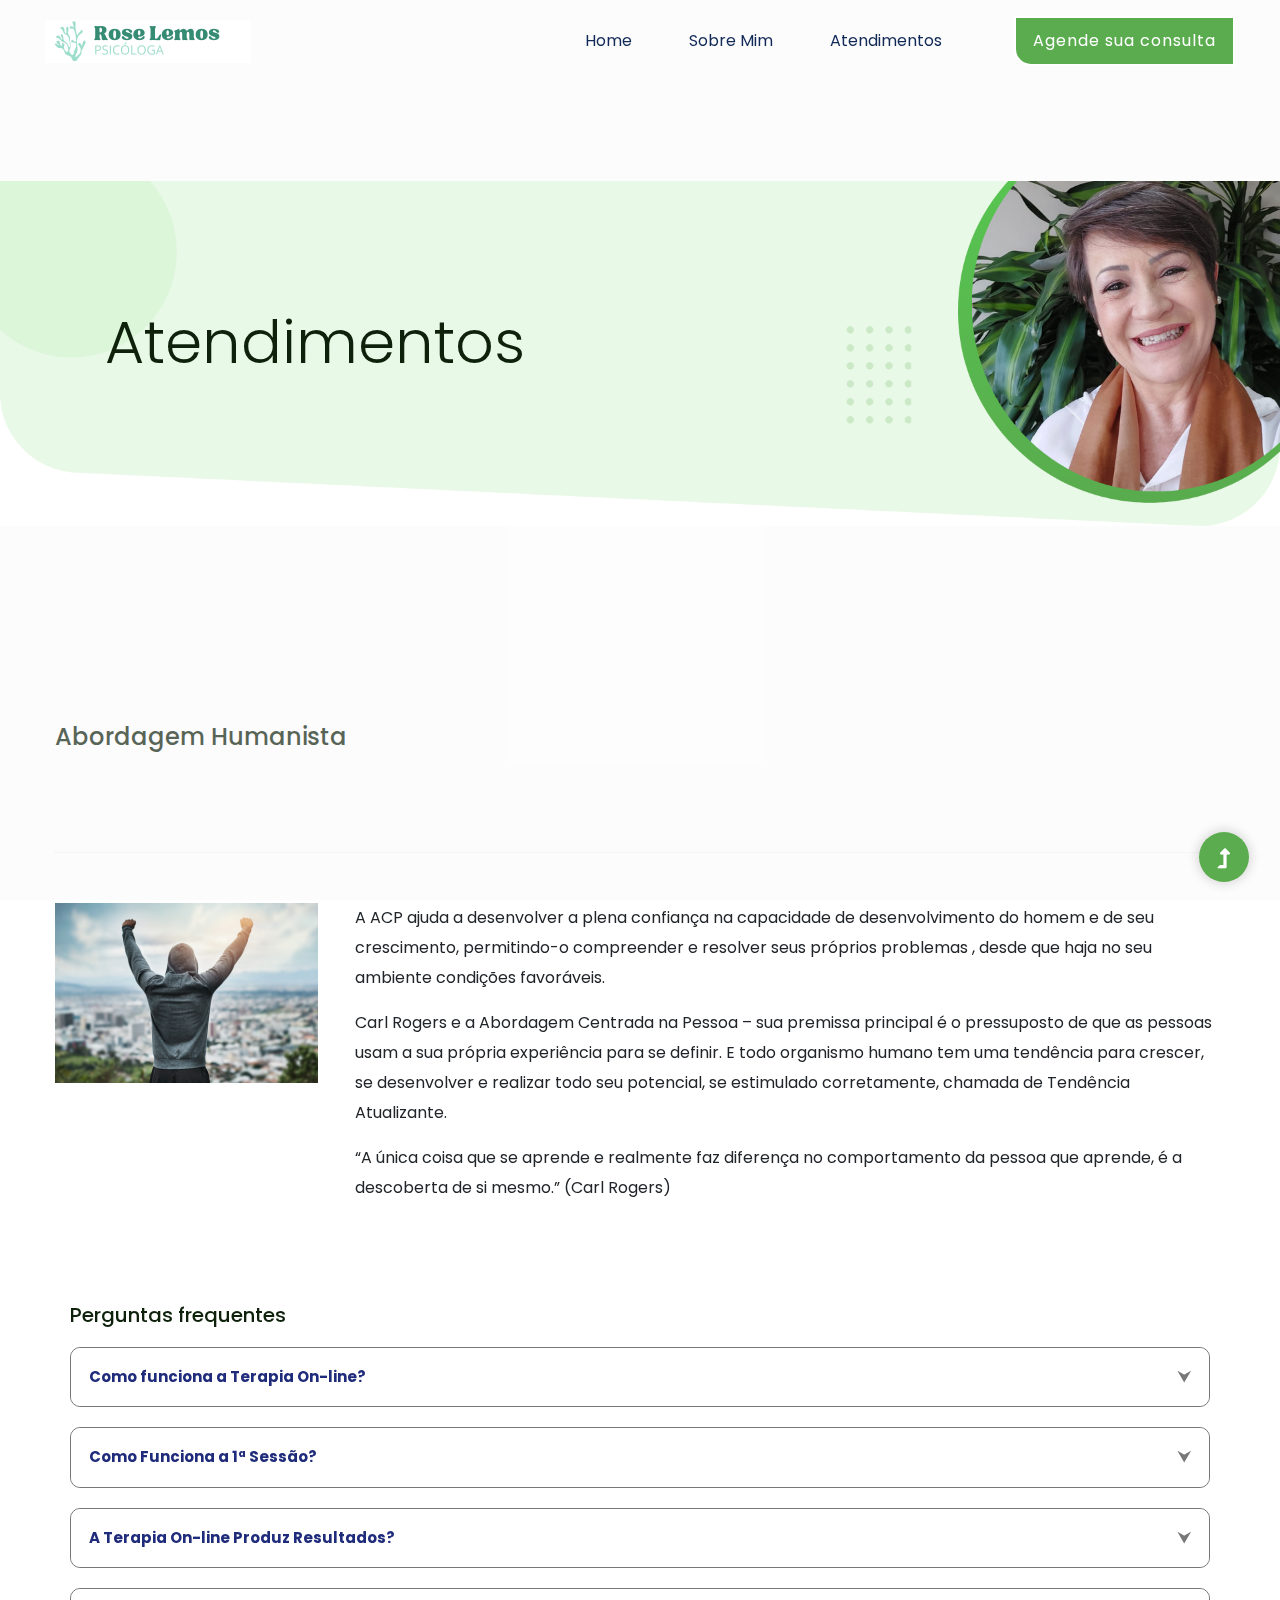
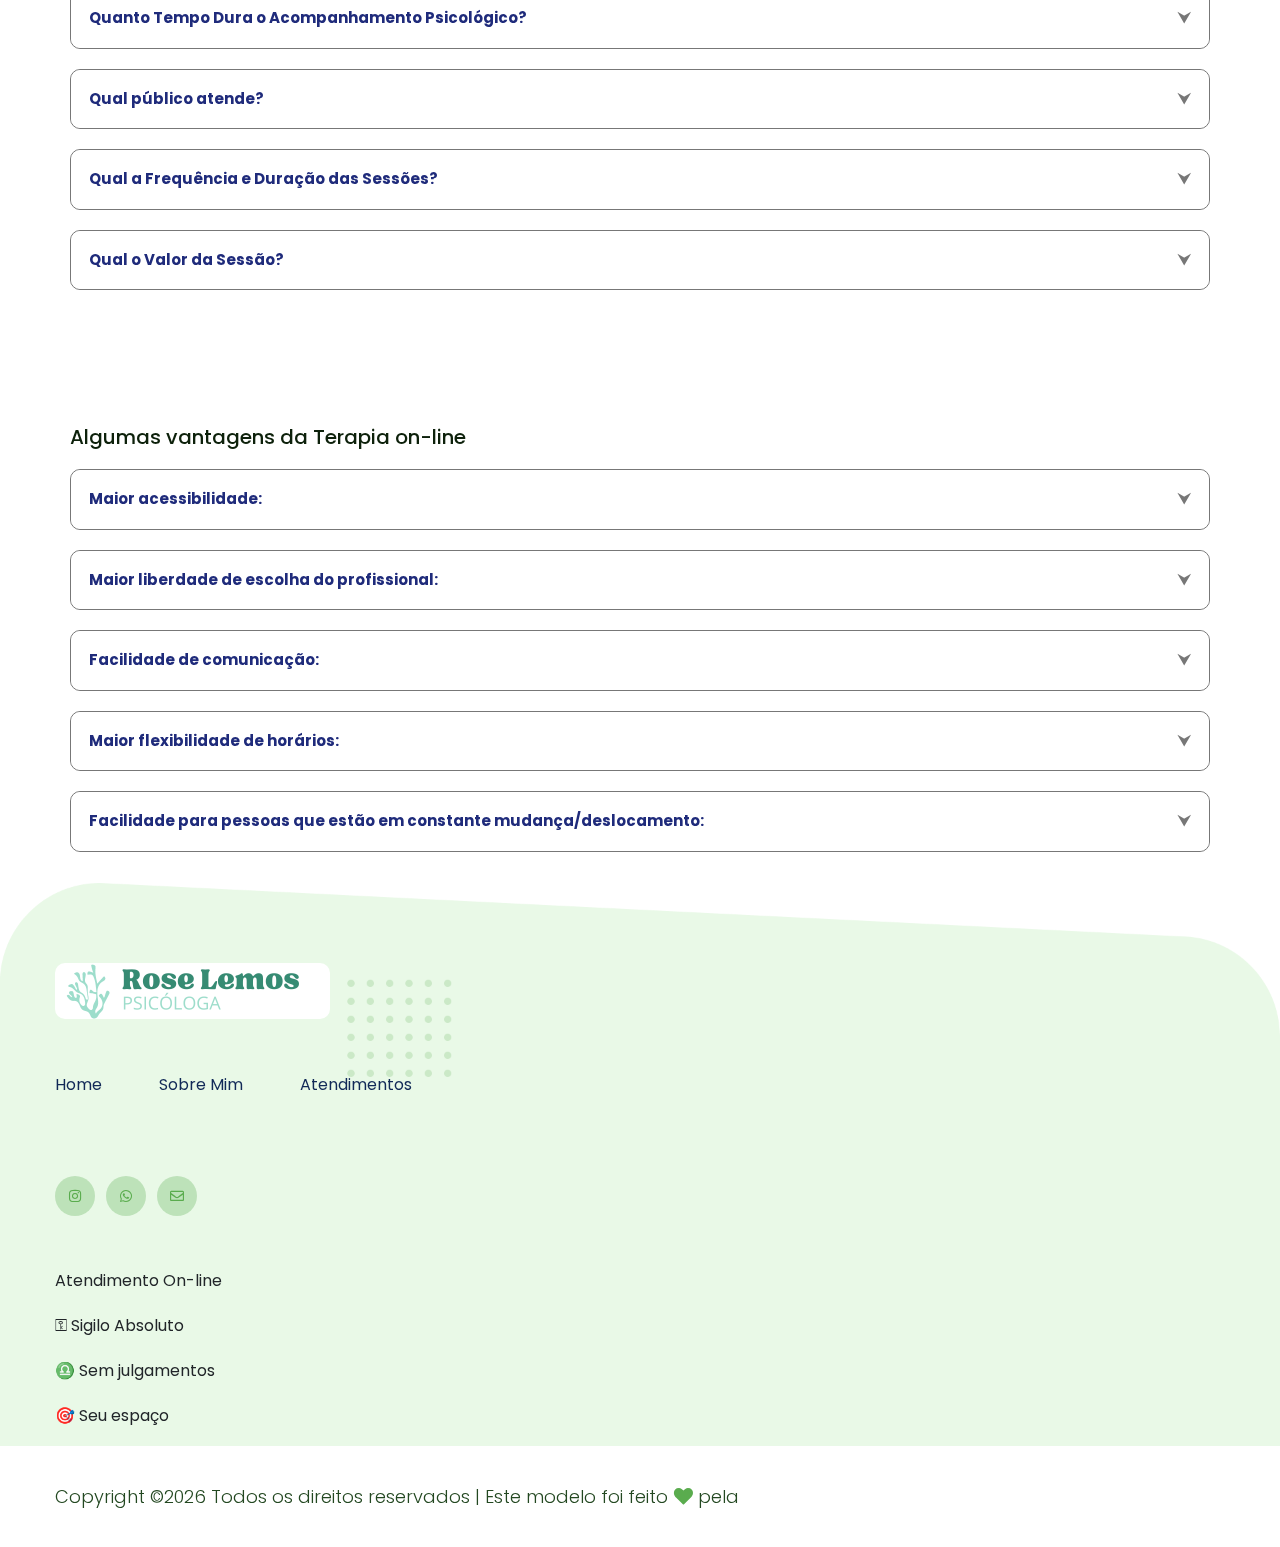
<file: services.html>
<!doctype html>
<html class="no-js" lang="zxx">
<head>
    <meta charset="utf-8">
    <meta http-equiv="x-ua-compatible" content="ie=edge">
    <title>Rose Lemos | Atendimentos</title>
    <meta name="description" content="">
    <meta name="viewport" content="width=device-width, initial-scale=1">
    <link rel="manifest" href="site.webmanifest">
    <link rel="shortcut icon" type="image/x-icon" href="assets/img/favicon.ico">

    <!-- CSS here -->
    <link rel="stylesheet" href="assets/css/bootstrap.min.css">
    <link rel="stylesheet" href="assets/css/owl.carousel.min.css">
    <link rel="stylesheet" href="assets/css/slicknav.css">
    <link rel="stylesheet" href="assets/css/flaticon.css">
    <link rel="stylesheet" href="assets/css/gijgo.css">
    <link rel="stylesheet" href="assets/css/animate.min.css">
    <link rel="stylesheet" href="assets/css/animated-headline.css">
    <link rel="stylesheet" href="assets/css/magnific-popup.css">
    <link rel="stylesheet" href="assets/css/fontawesome-all.min.css">
    <link rel="stylesheet" href="assets/css/themify-icons.css">
    <link rel="stylesheet" href="assets/css/slick.css">
    <link rel="stylesheet" href="assets/css/nice-select.css">
    <link rel="stylesheet" href="assets/css/style.css">
    <link rel="stylesheet" href="https://cdnjs.cloudflare.com/ajax/libs/font-awesome/5.15.4/css/all.min.css" integrity="sha512-Ro5kmk4p6neAICviWpoPKr5FUI+L6W8K9lI1rVdWcwVUNYlVwh+J4sAN7XBRZl5tctNj0J6Nqy/If6t1XKzLKw==" crossorigin="anonymous" referrerpolicy="no-referrer" />
    <style>
        .accordion {
          background-color: white;
          color: #444;
          cursor: pointer;
          padding: 18px;
          width: 100%;
          border: none;
          text-align: left;
          outline: none;
          font-size: 15px;
          transition: 0.4s;
          border-radius: 10px;
        }
        .accordion:hover {
            background-color: white;
            border-radius: 10px; 
        }
        
        .active {
          background-color: white; 
          
        }
        
        .panel {
          padding: 0 18px;
          display: none;
          background-color: white;
          overflow: hidden;
          border-radius: 10px;
        }

        button.accordion:after {
            content: '\2B9F';
            font-family: "Font Awesome";
            color: #777;
            font-weight: bold;
            float: right;
            margin-left: 5px;
            transition: transform .2s ease-in-out;
        }

        button.accordion.active:after {
            transform: rotate(-180deg);
            content: "\2B9F";
        }
        #questions{
            border-radius: 10px;
            border: #777 1px solid;
            margin-bottom: 20px;
        }
    </style>
</head>
<body>
    <!-- ? Preloader Start -->
    <div id="preloader-active">
        <div class="preloader d-flex align-items-center justify-content-center">
            <div class="preloader-inner position-relative">
                <div class="preloader-circle"></div>
                <div class="preloader-img pere-text">
                    <img src="assets/img/logo/loder.png" alt="">
                </div>
            </div>
        </div>
    </div>
    <!-- Preloader Start -->
    <header>
        <!--? Header Start -->
        <div class="header-area">
            <div class="main-header header-sticky">
                <div class="container-fluid">
                    <div class="row align-items-center">
                        <!-- Logo -->
                        <div class="col-xl-2 col-lg-2 col-md-1">
                            <div class="logo">
                                <a href="index.html"><img src="assets/img/logo/logo.png" alt=""></a>
                            </div>
                        </div>
                        <div class="col-xl-10 col-lg-10 col-md-10">
                            <div class="menu-main d-flex align-items-center justify-content-end">
                                <!-- Main-menu -->
                                <div class="main-menu f-right d-none d-lg-block">
                                    <nav> 
                                        <ul id="navigation">
                                            <li><a href="index.html">Home</a></li>
                                            <li><a href="about.html">Sobre mim</a></li>
                                            <li><a href="services.html">Atendimentos</a></li>
                                                </ul>
                                            </li>
                                        </ul>
                                    </nav>
                                </div>
                                <div class="header-right-btn f-right d-none d-lg-block ml-15">
                                    <a href="https://wa.me/5551995690026" target="_blank" class="btn header-btn">Agende sua consulta</a>
                                </div>
                            </div>
                        </div>   
                        <!-- Mobile Menu -->
                        <div class="col-12">
                            <div class="mobile_menu d-block d-lg-none"></div>
                        </div>
                    </div>
                </div>
            </div>
        </div>
        <!-- Header End -->
    </header>
    <main>
        <!--? Slider Area Start-->
        <div class="slider-area slider-area2">
            <div class="slider-active dot-style">
                <!-- Slider Single -->
                <div class="single-slider  d-flex align-items-center slider-height2">
                    <div class="container">
                        <div class="row align-items-center">
                            <div class="col-xl-7 col-lg-8 col-md-10 ">
                             <div class="hero-wrapper">
                                <div class="hero__caption">
                                    <h1 data-animation="fadeInUp" data-delay=".3s">Atendimentos</h1>
                                </div>
                            </div>
                        </div>
                    </div>
                </div>
            </div>    
        </div>
    </div>
    <!-- Slider Area End -->
    <section class="sample-text-area">
        <div class="container box_1170">
            <h3 class="text-heading">Abordagem Humanista</h3>
            <p class="sample-text">
            </p>
        </div>
    </section>
    <!--? Services Area Start -->
    <!-- Services Area End -->
    <!--? video_start -->
    <div class="whole-wrap">
        <div class="container box_1170">
            <div class="section-top-border">
                <div class="row">
                    <div class="col-md-3">
                        <img src="assets/img/gallery/homem.png" alt="" class="img-fluid">
                    </div>
                    <div class="col-md-9 mt-sm-20">
                        <p>A ACP ajuda a desenvolver a plena confiança na capacidade de desenvolvimento do homem e de seu crescimento, permitindo-o compreender e resolver seus próprios problemas , desde que haja no seu ambiente condições favoráveis.</p>
                        <p>Carl Rogers e a Abordagem Centrada na Pessoa – sua premissa principal é o pressuposto de que as pessoas usam a sua própria experiência para se definir. E todo organismo humano tem uma tendência para crescer, se desenvolver e realizar todo seu potencial, se estimulado corretamente, chamada de Tendência Atualizante.</p>

                        <p>“A única coisa que se aprende e realmente faz diferença no comportamento da pessoa que aprende, é a descoberta de si mesmo.” (Carl Rogers)</p>                    </div>
                </div>
            </div>
            <!-- <h2> Situações Que Posso Te Ajudar</h2>
            <div id="angustia" class="section-top-border text-right">
                <h3 class="mb-30">Angustia</h3>
                <div class="row">
                    <div class="col-md-9">
                        <p class="text-right">
                            Um turbilhão avassalador de aflição, tristeza e melancolia consome a alma, enquanto uma pesada opressão comprime o peito, dificultando a respiração. A mente, envolta nessa tempestade emocional, luta para se concentrar, perdida em um mar de pensamentos sombrios e desesperança.
                    </div>
                    <div class="col-md-3">
                        <img src="assets/img/gallery/angustia.png" alt="" class="img-fluid">
                    </div>
                </div>
            </div>
           
            <div id="ansiedade" class="section-top-border">
                <h3 class="mb-30">Ansiedade</h3>
                <div class="row">
                    <div class="col-md-3">
                        <img src="assets/img/gallery/ansiedade.png" alt="" class="img-fluid">
                    </div>
                    <div class="col-md-9 mt-sm-20">
                        <p>A ansiedade se manifesta através de uma preocupação intensa, excessiva e persistente, assim como o medo de situações comuns do dia a dia. Essa experiência pode desencadear sintomas físicos como aumento da frequência cardíaca, respiração acelerada, sudorese e fadiga, impactando negativamente a qualidade de vida.</p>
                    </div>
                </div>
            </div>
            <div id="insatisfacao" class="section-top-border text-right">
                <h3 class="mb-30">Insatisfação</h3>
                <div class="row">
                    <div class="col-md-9">
                        <p class="text-right">Um sentimento interior de descontentamento surge quando as expectativas cuidadosamente nutridas não encontram correspondência na realidade. Essa discrepância entre o idealizado e o vivido pode gerar uma sensação de frustração, desconforto e até mesmo uma profunda perda de sentido na jornada da vida.
                    </div>
                    <div class="col-md-3">
                        <img src="assets/img/gallery/insatisfacao.jpg" alt="" class="img-fluid">
                    </div>
                </div>
            </div>
            <div id="depressao" class="section-top-border">
                <h3 class="mb-30">Depressão</h3>
                <div class="row">
                    <div class="col-md-3">
                        <img src="assets/img/gallery/depressao.png" alt="" class="img-fluid">
                    </div>
                    <div class="col-md-9 mt-sm-20">
                        <p>A doença psiquiátrica em questão é a depressão, que vai muito além de um simples estado de tristeza passageira. Ela envolve uma complexa interação de fatores emocionais, cognitivos e fisiológicos, resultando em uma profunda sensação de desânimo, desesperança e uma perda significativa do interesse pelas atividades cotidianas.</p>
                    </div>
                </div>
            </div>
            <div id="repeticao-de-comportamento" class="section-top-border text-right">
                <h3 class="mb-30">Repetição de comportamento</h3>
                <div class="row">
                    <div class="col-md-9">
                        <p class="text-right">
                            Esses padrões inconscientes, muitas vezes enraizados em dinâmicas familiares, podem nos levar a atrair repetidamente situações que não desejamos mais vivenciar. Esses ciclos podem ser difíceis de quebrar, requerendo autoconhecimento, reflexão e, em alguns casos, orientação profissional para promover uma mudança positiva e libertadora.
                    </div>
                    <div class="col-md-3">
                        <img src="assets/img/gallery/Repeticao1.png" alt="" class="img-fluid">
                    </div>
                </div>
            </div>
            <div id="desenvolvimento-pessoal" class="section-top-border">
                <h3 class="mb-30">Desenvolvimento Pessoal e Profissional</h3>
                <div class="row">
                    <div class="col-md-3">
                        <img src="assets/img/gallery/desenvolvimento.png" alt="" class="img-fluid">
                    </div>
                    <div class="col-md-9 mt-sm-20">
                        <p>O fluxo natural da existência nos impele constantemente ao desenvolvimento pessoal, à contínua aprendizagem e ao desapego do que não mais nos serve. Ao liberar espaço para o novo, permitimos o crescimento interior e a renovação constante, fundamentais para uma vida plena e significativa.</p>
                    </div>
                </div>
            </div>
            <div class="section-top-border text-right">
                <h3 class="mb-30">Adaptação à mudanças / interculturalidade</h3>
                <div class="row">
                    <div class="col-md-9">
                        <p class="text-right">Mudanças ocasionadas por trabalho, relacionamento, etc, podem ser bem dificeis de manejar. Principalmente quando você vai para outro pais, outra cultura, com língua e hábitos diferentes. A Psicologia Intercultural nos capacita para auxiliar o cliente nessa adaptação.
                    </div>
                    <div class="col-md-3">
                        <img src="assets/img/gallery/adaptacao.png" alt="" class="img-fluid">
                    </div>
                </div>
            </div>
            <div class="section-top-border">
                <h3 class="mb-30">Relacionamentos</h3>
                <div class="row">
                    <div class="col-md-3">
                        <img src="assets/img/gallery/Relacionamento.png" alt="" class="img-fluid">
                    </div>
                    <div class="col-md-9 mt-sm-20">
                        <p>Essa habilidade de conviver harmoniosamente com os outros, seja em contextos profissionais, familiares, ou afetivos, é fundamental para o bem-estar e o sucesso nas relações interpessoais. Envolve empatia, comunicação eficaz, respeito mútuo e a capacidade de resolver conflitos de forma construtiva, promovendo laços genuínos e duradouros.</p>
                    </div>
                </div>
            </div>
            <div class="section-top-border text-right">
                <h3 class="mb-30">Alterações de humor</h3>
                <div class="row">
                    <div class="col-md-9">
                        <p class="text-right">Quando essas flutuações emocionais extrapolam os limites do que é considerado "normal", os sentimentos podem se tornar avassaladores, obsessivos e altamente disruptivos para a vida diária e os relacionamentos. Nesses casos, é essencial buscar apoio profissional para compreender e lidar eficazmente com essas experiências emocionais intensas.
                    </div>
                    <div class="col-md-3">
                        <img src="assets/img/gallery/Alteracao.png" alt="" class="img-fluid">
                    </div>
                </div>
            </div>
            <div class="section-top-border">
                <h3 class="mb-30">Estresse</h3>
                <div class="row">
                    <div class="col-md-3">
                        <img src="assets/img/gallery/estresse.png" alt="" class="img-fluid">
                    </div>
                    <div class="col-md-9 mt-sm-20">
                        <p>Essas reações fisiológicas são respostas adaptativas do organismo a situações percebidas como perigosas ou ameaçadoras, quer de forma consciente ou inconsciente. Elas podem manifestar-se através de irritabilidade, medo, desconforto, preocupação, frustração e uma variedade de outras emoções intensas, influenciando significativamente o bem-estar emocional e físico.</p>
                    </div>
                </div>
            </div>
            <div class="section-top-border text-right">
                <h3 class="mb-30">Procrastinação</h3>
                <div class="row">
                    <div class="col-md-9">
                        <p class="text-right">A procrastinação é o ato de adiar deliberadamente uma tarefa ou compromisso, o que muitas vezes resulta em sentimentos de culpa, queda na produtividade e até mesmo vergonha perante os outros. Esse hábito pode ser prejudicial, afetando negativamente tanto o desempenho quanto o bem-estar emocional.
                    </div>
                    <div class="col-md-3">
                        <img src="assets/img/gallery/Procrastinar.png" alt="" class="img-fluid">
                    </div>
                </div>
            </div>
            <div class="section-top-border">
                <h3 class="mb-30">Falta de propósito/Sentido</h3>
                <div class="row">
                    <div class="col-md-3">
                        <img src="assets/img/gallery/Falta.png" alt="" class="img-fluid">
                    </div>
                    <div class="col-md-9 mt-sm-20">
                        <p>Quando alguém não consegue encontrar significado ou valor pessoal nas atividades cotidianas, pode sentir-se desvinculado e vazio em relação à própria vida. Essa falta de propósito pode levar a uma profunda insatisfação existencial, desmotivação e um sentimento de desorientação em relação ao futuro.
                        </p>
                    </div>
                </div>
            </div>
            <div class="section-top-border text-right">
                <h3 class="mb-30">Apoio emocional em doenças graves (Psico Oncologia)</h3>
                <div class="row">
                    <div class="col-md-9">
                        <p class="text-right">A Psico-Oncologia trata dos aspectos emocionais dos pacientes com câncer. O seu principal objetivo é buscar a melhor forma de intervenção para reduzir o sofrimento do paciente durante o processo do adoecimento
                    </div>
                    <div class="col-md-3">
                        <img src="assets/img/gallery/Apoio emocional.png" alt="" class="img-fluid">
                    </div>
                </div>
            </div> -->
    <!-- video_end -->      
    <!--? Testimonial Area Start -->
    <section class="testimonial-area testimonial-padding fix pb-bottom">
        <div class="container">
            <div class="row align-items-center justify-content-center">
                <div class=" col-lg-12">
                    <h2>Perguntas frequentes</h2>
                    </br>
                    <div id="questions">
                        <button class="accordion"><b>Como funciona a Terapia On-line?</b></button>
                        <div class="panel">
                            <p>Para a sessão de terapia on-line você precisa de um celular ou computador/ laptop com acesso a internet, que possua câmera, microfone e fone de ouvido. É necessário uma boa conexão com a internet e um local privado, garantindo assim o sigilo da sessão. As sessões são realizadas pela plataforma on-line do google meet, que garante o sigilo e qualidade de uma sessão presencial.</p>
                        </div>
                    </div>
                    <div id="questions">
                        <button class="accordion"><b>Como Funciona a 1ª Sessão?</b></button>
                        <div class="panel">
                            <p>Antes da sessão, certifique-se de que seu celular ou computador está funcionando adequadamente e que a internet flui sem interferências. No horário agendado você receberá o link da sessão por email ou whatsapp. A primeira sessão consiste na apresentação do meu trabalho, entrevista inicial ou anamnese, para entender os motivos que o levou a procurar a terapia, acolhendo seus questionamentos e expectativas quanto ao tratamento. Mas não se preocupe que no momento do agendamento já começamos a tirar suas dúvidas.</p>
                        </div>
                    </div>
                    <div id="questions">
                        <button class="accordion"><b>A Terapia On-line Produz Resultados?</b></button>
                        <div class="panel">
                            <p>Sim! A terapia on-line funciona tão bem quanto a psicoterapia presencial, sendo reconhecida pelo Conselho Federal de Psicologia. O processo terapêutico é semelhante em ambos os casos, com o mesmo nível de confidencialidade, privacidade e respeito ao sigilo profissional.</p>
                        </div>
                    </div>
                    <div id="questions">
                        <button class="accordion"><b>Quanto Tempo Dura o Acompanhamento Psicológico?</b></button>
                        <div class="panel">
                            <p>Não é possível afirmar com certeza a quantidade mínima de sessões de terapia que cada pessoa irá precisar, pois, cada pessoa é única, e possui diferentes motivações para buscar a terapia. Algumas questões podem ser resolvidas em poucas sessões, mas outras podem exigir um tempo maior de acompanhamento. Existem algumas variáveis que podem interferir na duração do tratamento, tais como: a constância do acompanhamento, a periodicidade das sessões, o vínculo com o psicólogo, o tempo que a pessoa leva para expor suas questões e angústias, bem como o tempo que a pessoa levará para conseguir ressignificá-las.</p>
                        </div>
                    </div>
                    <div id="questions">
                        <button class="accordion"><b>Qual público atende?</b></button>
                        <div class="panel">
                            <p>Atendimento individual a partir dos 14 anos de idade, e casais homo e heterossexuais.</p>
                        </div>
                    </div>
                    <div id="questions">
                        <button class="accordion"><b>Qual a Frequência e Duração das Sessões?</b></button>
                        <div class="panel">
                            <p>As sessões duram 50 minutos e são semanais. Conforme a necessidade, a frequência de encontros semanais poderá ser aumentada ou espaçada, sendo previamente combinado.</p>
                        </div>
                    </div>
                    <div id="questions">
                        <button class="accordion"><b>Qual o Valor da Sessão?</b></button> 
                        <div class="panel">
                            <p>De acordo com as normas éticas do Conselho Federal de Psicologia, o valor da sessão não pode ser divulgado publicamente, mas você pode consultar valores sem compromisso através do meu WhatsApp.</p>
                        </div>
                    </div>
                </div>
            </div>
        </div>
    </section>
    <section class="testimonial-area testimonial-padding fix pb-bottom">
        <div class="container">
            <div class="row align-items-center justify-content-center">
                <div class=" col-lg-12">
                    <h2>Algumas vantagens da Terapia on-line</h2>
                    </br>
                    <div id="questions">
                        <button class="accordion"><b>Maior acessibilidade:</b></button>
                        <div class="panel">
                            <p>Possibilita o acolhimento de pessoas que não têm acesso ao serviço presencial. E favorece clientes com alguma limitação ou algum tipo de fobia social.</p>
                        </div>
                    </div>
                    <div id="questions">
                        <button class="accordion"><b>Maior liberdade de escolha do profissional:</b></button>
                        <div class="panel">
                            <p>O cliente pode escolher um psicólogo de acordo com o seu perfil sem se preocupar com onde ele se encontra, pois, respeitadas as regras de acessibilidade e sigilo, ambos podem estar em países diferentes e a terapia fluir normalmente, com menor risco de abandono.</p>
                        </div>
                    </div>
                    <div id="questions">
                        <button class="accordion"><b>Facilidade de comunicação:</b></button>
                        <div class="panel">
                            <p>No atendimento on-line, é possível que o cliente se sinta mais à vontade em abordar assuntos que pessoalmente possam lhe causar maior desconforto.</p>
                        </div>
                    </div>
                    <div id="questions">
                        <button class="accordion"><b>Maior flexibilidade de horários:</b></button>
                        <div class="panel">
                            <p>Você pode escolher o horário que se encaixa melhor na sua rotina, economizando tempo e dinheiro com deslocamento e estacionamento.</p>
                        </div>
                    </div>
                    <div id="questions">
                        <button class="accordion"><b>Facilidade para pessoas que estão em constante mudança/deslocamento:</b></button>
                        <div class="panel">
                            <p>Algumas pessoas precisam mudar de cidade, ou viajam constantemente a trabalho ou passeio. No atendimento on-line essas pessoas não precisam trocar de psicólogo, ou parar o tratamento.</p>
                        </div>
                </div>
            </div>
        </div>
    </section>
    <!--? Testimonial Area End -->
    
    <!--? About Law Start-->
    <section class="about-low-area mt-80">
        <div class="container">
            </br>
            </br>
            </br>
            </br>
            </br>
            </br>
            </br>
            </br>
            </br>
            </br>
            </br>
        </div>
    </section>
    <!-- About Law End-->
</main>
<footer>
    <div class="footer-wrappr section-bg3" data-background="assets/img/gallery/footer-bg.png"
        <div class="footer-area footer-padding ">
            <div class="container">
                <div class="row justify-content-between">
                    <div class="col-xl-8 col-lg-8 col-md-6 col-sm-12">
                        <div class="single-footer-caption mb-50">
                            <!-- logo -->
                            <div class="footer-logo mb-25"style="margin-top: 80px;">
                                <a href="index.html"><img src="assets/img/logo/logo2_footer.png" style= "border-radius: 10px;" alt=""></a>
                            </div>
                            <d iv class="header-area">
                                <div class="main-header main-header2">
                                    <div class="menu-main d-flex align-items-center justify-content-start">
                                        <!-- Main-menu -->
                                        <div class="main-menu main-menu2">
                                            <nav> 
                                                <ul>
                                                    <li><a href="index.html">Home</a></li>
                                                    <li><a href="about.html">Sobre mim</a></li>
                                                    <li><a href="services.html">Atendimentos</a></li>
                                                </ul>
                                            </nav>
                                        </div>
                                    </div>  
                                </div>
                            </d>
                            <!-- social -->
                            <div class="footer-social mt-50">
                                <a href="https://www.instagram.com/roseamelia.psi/"><i class="fab fa-instagram"></i></a>
                                <a href="https://wa.me/5551995690026" target="_blank">
                                    <i class="fab fa-whatsapp"></i>
                                  </a>
                                <a href="mailto:roseamelia.psi@gmail.com"><i class="far fa-envelope"></i></a>
                            </div>
                        </div>
                        <div class="row">
                        <div class="col-xl-4 col-lg-4 col-md-3 col-sm-6">
                        <p>Atendimento On-line</p>   
                        <p>⚿ Sigilo Absoluto</p> 
                        <p>♎ Sem julgamentos</p>
                        <p>🎯 Seu espaço</p>
                    </div>   
                </div>
                </div>
                    <!-- <div class="col-xl-4 col-lg-4 col-md-6 col-sm-12">
                        <div class="single-footer-caption">
                            <div class="footer-tittle mb-50">
                                <h4>Subscribe newsletter</h4>
                            </div>
                            <!-- Form -->
                            <!-- <div class="footer-form">
                                <div id="mc_embed_signup">
                                    <form target="_blank" action="https://spondonit.us12.list-manage.com/subscribe/post?u=1462626880ade1ac87bd9c93a&amp;id=92a4423d01" method="get" class="subscribe_form relative mail_part" novalidate="true">
                                        <input type="email" name="EMAIL" id="newsletter-form-email" placeholder=" Email Address " class="placeholder hide-on-focus" onfocus="this.placeholder = ''" onblur="this.placeholder = 'Enter your email'">
                                        <div class="form-icon">
                                            <button type="submit" name="submit" id="newsletter-submit" class="email_icon newsletter-submit button-contactForm">
                                                Subscribe
                                            </button>
                                        </div>
                                        <div class="mt-10 info"></div>
                                    </form>
                                </div>
                            </div> -->
                            <div class="footer-tittle">
                                <div class="footer-pera">
                                    <p></p>
                                </div>
                            </div>
                        </div>
                    </div>
                </div>
            </div>
        </div>
        <!-- footer-bottom area -->
        <div class="footer-bottom-area">
            <div class="container">
                <div class="footer-border">
                    <div class="row">
                        <div class="col-xl-10 ">
                            <div class="footer-copy-right">
                             <p><!-- Link back to Colorlib can't be removed. Template is licensed under CC BY 3.0. -->
                              Copyright &copy;<script>document.write(new Date().getFullYear());</script> Todos os direitos reservados | Este modelo foi feito <i class="fa fa-heart" aria-hidden="true"></i> pela <a href="#" target="_blank"></a>
                              <!-- Link back to Colorlib can't be removed. Template is licensed under CC BY 3.0. --></p>
                          </div>
                      </div>
                  </div>
              </div>
          </div>
      </div>
  </div>
</footer>
  <!-- Scroll Up -->
  <div id="back-top" >
    <a title="Go to Top" href="#"> <i class="fas fa-level-up-alt"></i></a>
</div>

<!-- JS here -->
<script>
    var acc = document.getElementsByClassName("accordion");
    var i;
    
    for (i = 0; i < acc.length; i++) {
      acc[i].addEventListener("click", function() {
        this.classList.toggle("active");
        var panel = this.nextElementSibling;
        if (panel.style.display === "block") {
          panel.style.display = "none";
        } else {
          panel.style.display = "block";
        }
      });
    }
    </script>
<script src="./assets/js/vendor/modernizr-3.5.0.min.js"></script>
<!-- Jquery, Popper, Bootstrap -->
<script src="./assets/js/vendor/jquery-1.12.4.min.js"></script>
<script src="./assets/js/popper.min.js"></script>
<script src="./assets/js/bootstrap.min.js"></script>
<!-- Jquery Mobile Menu -->
<script src="./assets/js/jquery.slicknav.min.js"></script>

<!-- Jquery Slick , Owl-Carousel Plugins -->
<script src="./assets/js/owl.carousel.min.js"></script>
<script src="./assets/js/slick.min.js"></script>
<!-- One Page, Animated-HeadLin -->
<script src="./assets/js/wow.min.js"></script>
<script src="./assets/js/animated.headline.js"></script>
<script src="./assets/js/jquery.magnific-popup.js"></script>

<!-- Date Picker -->
<script src="./assets/js/gijgo.min.js"></script>
<!-- Nice-select, sticky -->
<script src="./assets/js/jquery.nice-select.min.js"></script>
<script src="./assets/js/jquery.sticky.js"></script>

<!-- counter , waypoint,Hover Direction -->
<script src="./assets/js/jquery.counterup.min.js"></script>
<script src="./assets/js/waypoints.min.js"></script>
<script src="./assets/js/jquery.countdown.min.js"></script>
<script src="./assets/js/hover-direction-snake.min.js"></script>

<!-- contact js -->
<script src="./assets/js/contact.js"></script>
<script src="./assets/js/jquery.form.js"></script>
<script src="./assets/js/jquery.validate.min.js"></script>
<script src="./assets/js/mail-script.js"></script>
<script src="./assets/js/jquery.ajaxchimp.min.js"></script>

<!-- Jquery Plugins, main Jquery -->	
<script src="./assets/js/plugins.js"></script>
<script src="./assets/js/main.js"></script>
<script src="https://cdn.jsdelivr.net/npm/bootstrap@5.3.3/dist/js/bootstrap.bundle.min.js" integrity="sha384-YvpcrYf0tY3lHB60NNkmXc5s9fDVZLESaAA55NDzOxhy9GkcIdslK1eN7N6jIeHz" crossorigin="anonymous"></script>
</body>
</html>
</file>
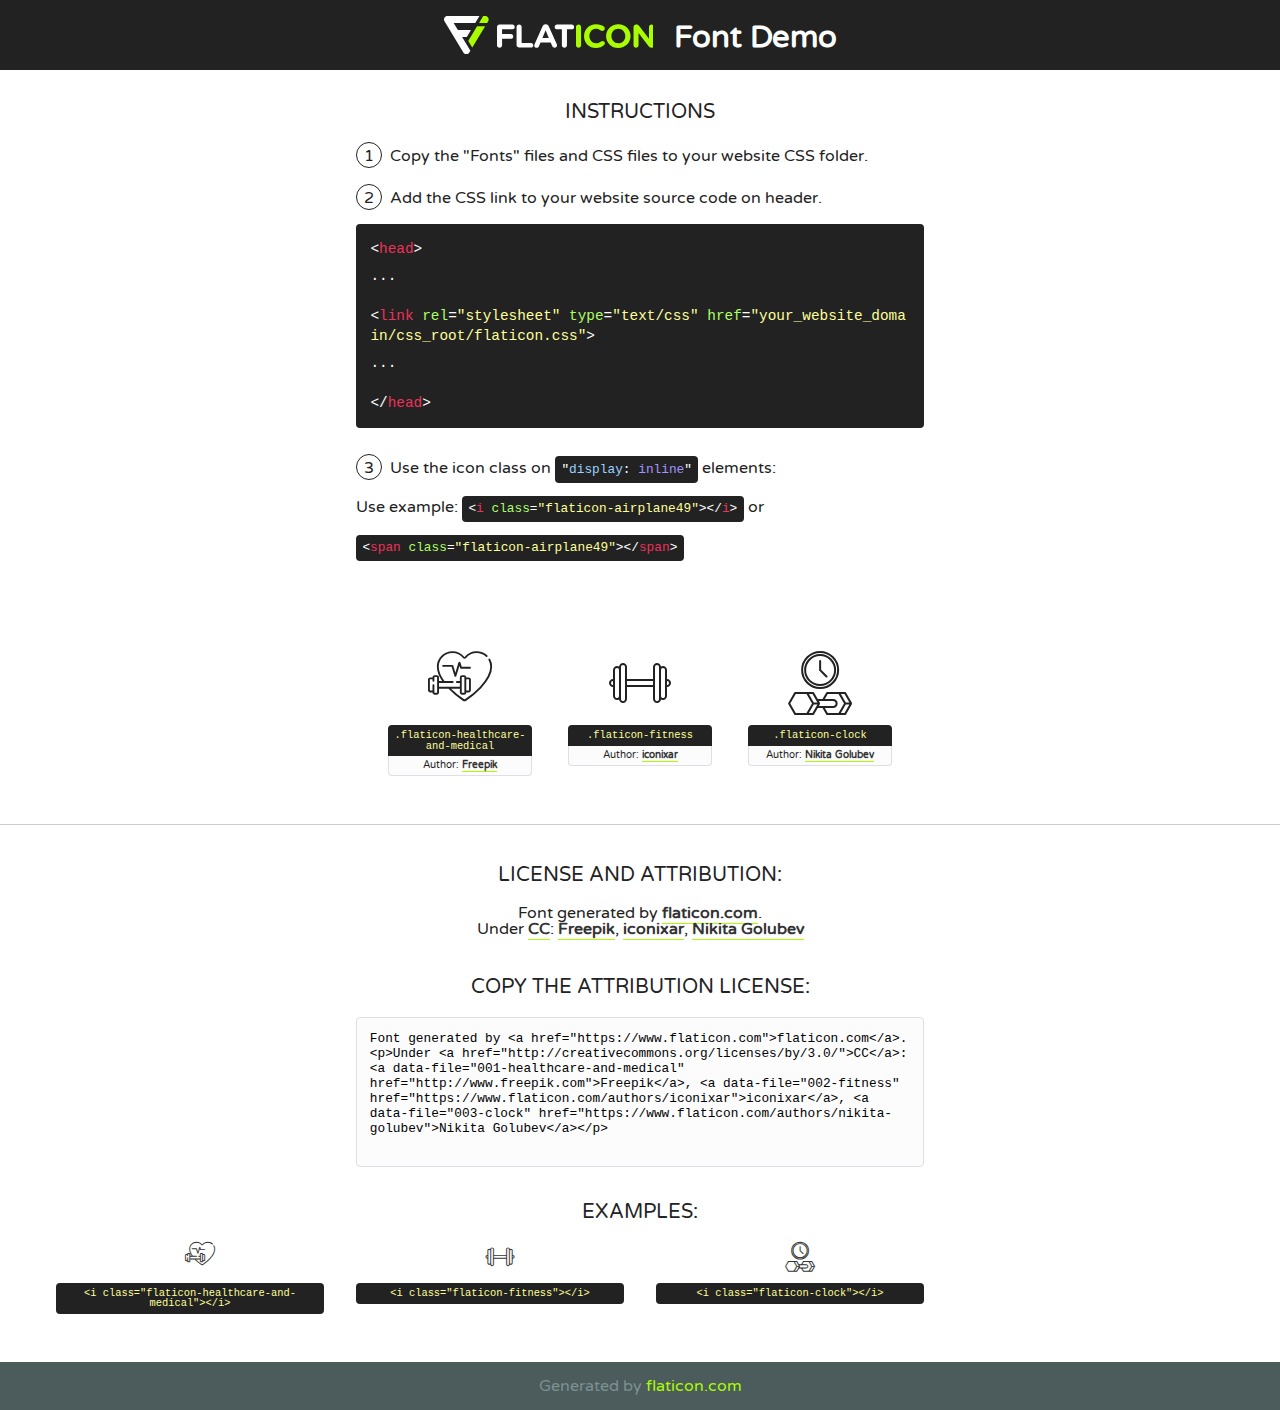
<file: assets/fonts/flaticon.html>
<!DOCTYPE html>
<!--
  Flaticon icon font: Flaticon
  Creation date: 13/05/2020 06:02
-->
<html>
<!DOCTYPE html>
<html>

<head>
    <title>Flaticon WebFont</title>
    <link href="http://fonts.googleapis.com/css?family=Varela+Round" rel="stylesheet" type="text/css" />
    <link rel="stylesheet" type="text/css" href="flaticon.css">
    <meta charset="UTF-8">
    <style>
    html, body, div, span, applet, object, iframe,
    h1, h2, h3, h4, h5, h6, p, blockquote, pre,
    a, abbr, acronym, address, big, cite, code,
    del, dfn, em, img, ins, kbd, q, s, samp,
    small, strike, strong, sub, sup, tt, var,
    b, u, i, center,
    dl, dt, dd, ol, ul, li,
    fieldset, form, label, legend,
    table, caption, tbody, tfoot, thead, tr, th, td,
    article, aside, canvas, details, embed, 
    figure, figcaption, footer, header, hgroup, 
    menu, nav, output, ruby, section, summary,
    time, mark, audio, video {
        margin: 0;
        padding: 0;
        border: 0;
        font-size: 100%;
        font: inherit;
        vertical-align: baseline;
    }
    /* HTML5 display-role reset for older browsers */
    article, aside, details, figcaption, figure, 
    footer, header, hgroup, menu, nav, section {
        display: block;
    }
    body {
        line-height: 1;
    }
    ol, ul {
        list-style: none;
    }
    blockquote, q {
        quotes: none;
    }
    blockquote:before, blockquote:after,
    q:before, q:after {
        content: '';
        content: none;
    }
    table {
        border-collapse: collapse;
        border-spacing: 0;
    }
    body {
        font-family: 'Varela Round', Helvetica, Arial, sans-serif;
        font-size: 16px;
        color: #222;
    }
    a {
        color: #333;
        border-bottom: 1px solid #a9fd00;
        font-weight: bold;
        text-decoration: none;
    }
    * {
        -moz-box-sizing: border-box;
        -webkit-box-sizing: border-box;
        box-sizing: border-box;
        margin: 0;
        padding: 0;
    }
    [class^="flaticon-"]:before, [class*=" flaticon-"]:before, [class^="flaticon-"]:after, [class*=" flaticon-"]:after {
        font-family: Flaticon;
        font-size: 30px;
        font-style: normal;
        margin-left: 20px;
        color: #333;
    }
    .wrapper {
        max-width: 600px;
        margin: auto;
        padding: 0 1em;
    }
    .title {
        font-size: 1.25em;
        text-align: center;
        margin-bottom: 1em;
        text-transform: uppercase;
    }
    header {
        text-align: center;
        background-color: #222;
        color: #fff;
        padding: 1em;
    }
    header .logo {
        width: 210px;
        height: 38px;
        display: inline-block;
        vertical-align: middle;
        margin-right: 1em;
        border: none;
    }
    header strong {
        font-size: 1.95em;
        font-weight: bold;
        vertical-align: middle;
        margin-top: 5px;
        display: inline-block;
    }
    .demo {
        margin: 2em auto;
        line-height: 1.25em;
    }
    .demo ul li {
        margin-bottom: 1em;
    }
    .demo ul li .num {
        color: #222;
        border-radius: 20px;
        display: inline-block;
        width: 26px;
        padding: 3px;
        height: 26px;
        text-align: center;
        margin-right: 0.5em;
        border: 1px solid #222;
    }
    .demo ul li code {
        background-color: #222;
        border-radius: 4px;
        padding: 0.25em 0.5em;
        display: inline-block;
        color: #fff;
        font-family: Consolas,Monaco,Lucida Console,Liberation Mono,DejaVu Sans Mono,Bitstream Vera Sans Mono,Courier New, monospace;
        font-weight: lighter;
        margin-top: 1em;
        font-size: 0.8em;
        word-break: break-all;
    }
    .demo ul li code.big {
        padding: 1em;
        font-size: 0.9em;
    }
    .demo ul li code .red {
        color: #EF3159;
    }
    .demo ul li code .green {
        color: #ACFF65;
    }
    .demo ul li code .yellow {
        color: #FFFF99;
    }
    .demo ul li code .blue {
        color: #99D3FF;
    }
    .demo ul li code .purple {
        color: #A295FF;
    }
    .demo ul li code .dots {
        margin-top: 0.5em;
        display: block;
    }
    #glyphs {
        border-bottom: 1px solid #ccc;
        padding: 2em 0;
        text-align: center;
    }
    .glyph {
        display: inline-block;
        width: 9em;
        margin: 1em;
        text-align: center;
        vertical-align: top;
        background: #FFF;
    }
    .glyph .glyph-icon {
        padding: 10px;
        display: block;
        font-family:"Flaticon";
        font-size: 64px;
        line-height: 1;
    }
    .glyph .glyph-icon:before {
        font-size: 64px;
        color: #222;
        margin-left: 0;
    }
    .class-name {
        font-size: 0.65em;
        background-color: #222;
        color: #fff;
        border-radius: 4px 4px 0 0;
        padding: 0.5em;
        color: #FFFF99;
        font-family: Consolas,Monaco,Lucida Console,Liberation Mono,DejaVu Sans Mono,Bitstream Vera Sans Mono,Courier New, monospace;
    }
    .author-name {
        font-size: 0.6em;
        background-color: #fcfcfd;
        border: 1px solid #DEDEE4;
        border-top: 0;
        border-radius: 0 0 4px 4px;
        padding: 0.5em;
    }
    .class-name:last-child {
        font-size: 10px;
        color:#888;
    }
    .class-name:last-child a {
        font-size: 10px;
        color:#555;
    }
    .class-name:last-child a:hover {
        color:#a9fd00;
    }
    .glyph > input {
        display: block;
        width: 100px;
        margin: 5px auto;
        text-align: center;
        font-size: 12px;
        cursor: text;
    }
    .glyph > input.icon-input {
        font-family:"Flaticon";
        font-size: 16px;
        margin-bottom: 10px;
    }
    .attribution .title {
        margin-top: 2em;
    }
    .attribution textarea {
        background-color: #fcfcfd;
        padding: 1em;
        border: none;
        box-shadow: none;
        border: 1px solid #DEDEE4;
        border-radius: 4px;
        resize: none;
        width: 100%;
        height: 150px;
        font-size: 0.8em;
        font-family: Consolas,Monaco,Lucida Console,Liberation Mono,DejaVu Sans Mono,Bitstream Vera Sans Mono,Courier New, monospace;
        -webkit-appearance: none;
    }
    .iconsuse {
        margin: 2em auto;
        text-align: center;
        max-width: 1200px;
    }
    .iconsuse:after {
        content: '';
        display: table;
        clear: both;
    }
    .iconsuse .image {
        float: left;
        width: 25%;
        padding: 0 1em;
    }
    .iconsuse .image p {
        margin-bottom: 1em;
    }
    .iconsuse .image span {
        display: block;
        font-size: 0.65em;
        background-color: #222;
        color: #fff;
        border-radius: 4px;
        padding: 0.5em;
        color: #FFFF99;
        margin-top: 1em;
        font-family: Consolas,Monaco,Lucida Console,Liberation Mono,DejaVu Sans Mono,Bitstream Vera Sans Mono,Courier New, monospace;
    }
    #footer {
        text-align: center;
        background-color: #4C5B5C;
        color: #7c9192;
        padding: 1em;
    }
    #footer a {
        border: none;
        color: #a9fd00;
        font-weight: normal;
    }
    @media (max-width: 960px) {
        .iconsuse .image {
            width: 50%;
        }
    }
    @media (max-width: 560px) {
        .iconsuse .image {
            width: 100%;
        }
    }
    </style>
</head>

<body class="characters-off">

    <header>
        <a href="https://www.flaticon.com" target="_blank" class="logo">
            <svg version="1.1" xmlns="http://www.w3.org/2000/svg" xmlns:xlink="http://www.w3.org/1999/xlink" xmlns:a="http://ns.adobe.com/AdobeSVGViewerExtensions/3.0/" viewBox="0 0 560.875 102.036" enable-background="new 0 0 560.875 102.036" xml:space="preserve">
                <defs>
                </defs>
                <g>
                    <g class="letters">
                        <path fill="#ffffff" d="M141.596,29.675c0-3.777,2.985-6.767,6.764-6.767h34.438c3.426,0,6.15,2.728,6.15,6.15
                        c0,3.43-2.724,6.149-6.15,6.149h-27.674v13.091h23.719c3.429,0,6.151,2.724,6.151,6.15c0,3.43-2.723,6.149-6.151,6.149h-23.719
                        v17.574c0,3.773-2.986,6.761-6.764,6.761c-3.779,0-6.764-2.989-6.764-6.761V29.675z"></path>
                        <path fill="#ffffff" d="M193.844,29.149c0-3.781,2.985-6.767,6.764-6.767c3.776,0,6.763,2.985,6.763,6.767v42.957h25.039
                        c3.426,0,6.149,2.726,6.149,6.153c0,3.425-2.723,6.15-6.149,6.15h-31.802c-3.779,0-6.764-2.986-6.764-6.768V29.149z"></path>
                        <path fill="#ffffff" d="M241.891,75.71l21.438-48.407c1.492-3.341,4.215-5.357,7.906-5.357h0.792
                        c3.686,0,6.323,2.017,7.815,5.357l21.439,48.407c0.436,0.967,0.701,1.845,0.701,2.723c0,3.602-2.809,6.501-6.414,6.501
                        c-3.161,0-5.269-1.845-6.499-4.655l-4.132-9.661h-27.059l-4.301,10.102c-1.144,2.631-3.426,4.214-6.237,4.214
                        c-3.517,0-6.24-2.81-6.24-6.325C241.1,77.64,241.451,76.677,241.891,75.71z M279.932,58.666l-8.521-20.297l-8.526,20.297H279.932
                        z"></path>
                        <path fill="#ffffff" d="M314.864,35.387H301.86c-3.429,0-6.239-2.813-6.239-6.238c0-3.429,2.811-6.24,6.239-6.24h39.533
                        c3.426,0,6.237,2.811,6.237,6.24c0,3.425-2.811,6.238-6.237,6.238h-13.001v42.785c0,3.773-2.99,6.761-6.764,6.761
                        c-3.779,0-6.764-2.989-6.764-6.761V35.387z"></path>
                        <path fill="#A9FD00" d="M352.615,29.149c0-3.781,2.985-6.767,6.767-6.767c3.774,0,6.761,2.985,6.761,6.767v49.024
                        c0,3.773-2.987,6.761-6.761,6.761c-3.781,0-6.767-2.989-6.767-6.761V29.149z"></path>
                        <path fill="#A9FD00" d="M374.132,53.836v-0.179c0-17.481,13.178-31.801,32.065-31.801c9.22,0,15.459,2.458,20.557,6.238
                        c1.402,1.054,2.637,2.985,2.637,5.357c0,3.692-2.985,6.59-6.681,6.59c-1.845,0-3.071-0.702-4.044-1.319
                        c-3.776-2.813-7.729-4.393-12.562-4.393c-10.364,0-17.831,8.611-17.831,19.154v0.173c0,10.542,7.291,19.329,17.831,19.329
                        c5.715,0,9.492-1.756,13.359-4.834c1.049-0.874,2.458-1.491,4.039-1.491c3.429,0,6.325,2.813,6.325,6.236
                        c0,2.106-1.056,3.78-2.282,4.834c-5.539,4.834-12.036,7.733-21.878,7.733C387.572,85.464,374.132,71.493,374.132,53.836z"></path>
                        <path fill="#A9FD00" d="M433.009,53.836v-0.179c0-17.481,13.79-31.801,32.766-31.801c18.981,0,32.592,14.143,32.592,31.628v0.173
                        c0,17.483-13.785,31.807-32.769,31.807C446.625,85.464,433.009,71.32,433.009,53.836z M484.224,53.836v-0.179
                        c0-10.539-7.725-19.326-18.626-19.326c-10.893,0-18.449,8.611-18.449,19.154v0.173c0,10.542,7.73,19.329,18.626,19.329
                        C476.676,72.986,484.224,64.378,484.224,53.836z"></path>
                        <path fill="#A9FD00" d="M506.233,29.321c0-3.774,2.99-6.763,6.767-6.763h1.401c3.252,0,5.183,1.583,7.029,3.953l26.093,34.265
                        V29.059c0-3.692,2.99-6.677,6.681-6.677c3.683,0,6.671,2.985,6.671,6.677v48.934c0,3.78-2.987,6.765-6.764,6.765h-0.436
                        c-3.257,0-5.188-1.581-7.034-3.953l-27.056-35.492v32.944c0,3.687-2.985,6.676-6.678,6.676c-3.683,0-6.673-2.989-6.673-6.676
                        V29.321z"></path>
                    </g>
                    <g class="insignia">
                        <path fill="#ffffff" d="M48.372,56.137h12.517l11.156-18.537H37.186L25.688,18.539h57.825L94.668,0H9.271
                        C5.925,0,2.842,1.801,1.198,4.716c-1.644,2.907-1.593,6.482,0.134,9.343l50.38,83.501c1.678,2.781,4.689,4.476,7.938,4.476
                        c3.246,0,6.257-1.695,7.935-4.476l2.898-4.804L48.372,56.137z"></path>
                        <g class="i">
                            <path fill="#A9FD00" d="M93.575,18.539h0.031v0.004l21.652,0.004l2.705-4.488c1.727-2.861,1.778-6.436,0.133-9.343
                            C116.454,1.801,113.371,0,110.026,0h-5.294L93.575,18.539z"></path>
                            <polygon fill="#A9FD00" points="88.291,27.356 64.725,66.486 75.519,84.404 109.942,27.356"></polygon>
                        </g>
                    </g>
                </g>
            </svg>
        </a>
        <strong>Font Demo</strong>
    </header>


    <section class="demo wrapper">

        <p class="title">Instructions</p>

        <ul>
            <li>
                <span class="num">1</span>Copy the "Fonts" files and CSS files to your website CSS folder.
            </li>
            <li>
                <span class="num">2</span>Add the CSS link to your website source code on header.
                <code class="big">
                    &lt;<span class="red">head</span>&gt;
                    <br/><span class="dots">...</span>
                    <br/>&lt;<span class="red">link</span> <span class="green">rel</span>=<span class="yellow">"stylesheet"</span> <span class="green">type</span>=<span class="yellow">"text/css"</span> <span class="green">href</span>=<span class="yellow">"your_website_domain/css_root/flaticon.css"</span>&gt;
                    <br/><span class="dots">...</span>
                    <br/>&lt;/<span class="red">head</span>&gt;
                </code>
            </li>

            <li>
                <p>
                    <span class="num">3</span>Use the icon class on <code>"<span class="blue">display</span>:<span class="purple"> inline</span>"</code> elements:
                    <br />
                    Use example: <code>&lt;<span class="red">i</span> <span class="green">class</span>=<span class="yellow">&quot;flaticon-airplane49&quot;</span>&gt;&lt;/<span class="red">i</span>&gt;</code> or <code>&lt;<span class="red">span</span> <span class="green">class</span>=<span class="yellow">&quot;flaticon-airplane49&quot;</span>&gt;&lt;/<span class="red">span</span>&gt;</code>
            </li>
        </ul>

    </section>




   <section id="glyphs">          
    
      
        <div class="glyph"><div class="glyph-icon flaticon-healthcare-and-medical"></div>
            <div class="class-name">.flaticon-healthcare-and-medical</div>
            <div class="author-name">Author: <a data-file="001-healthcare-and-medical" href="http://www.freepik.com">Freepik</a> </div> 
        </div>        
        
        <div class="glyph"><div class="glyph-icon flaticon-fitness"></div>
            <div class="class-name">.flaticon-fitness</div>
            <div class="author-name">Author: <a data-file="002-fitness" href="https://www.flaticon.com/authors/iconixar">iconixar</a> </div> 
        </div>        
        
        <div class="glyph"><div class="glyph-icon flaticon-clock"></div>
            <div class="class-name">.flaticon-clock</div>
            <div class="author-name">Author: <a data-file="003-clock" href="https://www.flaticon.com/authors/nikita-golubev">Nikita Golubev</a> </div> 
        </div>        
        

    </section>



    <section class="attribution wrapper"   style="text-align:center;">

      <div class="title">License and attribution:</div><div class="attrDiv">Font generated by <a href="https://www.flaticon.com">flaticon.com</a>. <div><p>Under <a href="http://creativecommons.org/licenses/by/3.0/">CC</a>: <a data-file="001-healthcare-and-medical" href="http://www.freepik.com">Freepik</a>, <a data-file="002-fitness" href="https://www.flaticon.com/authors/iconixar">iconixar</a>, <a data-file="003-clock" href="https://www.flaticon.com/authors/nikita-golubev">Nikita Golubev</a></p>  </div>
      </div>
      <div class="title">Copy the Attribution License:</div>

    <textarea onclick="this.focus();this.select();">Font generated by &lt;a href=&quot;https://www.flaticon.com&quot;&gt;flaticon.com&lt;/a&gt;. <p>Under <a href="http://creativecommons.org/licenses/by/3.0/">CC</a>: <a data-file="001-healthcare-and-medical" href="http://www.freepik.com">Freepik</a>, <a data-file="002-fitness" href="https://www.flaticon.com/authors/iconixar">iconixar</a>, <a data-file="003-clock" href="https://www.flaticon.com/authors/nikita-golubev">Nikita Golubev</a></p>  
     </textarea>

    </section>

    <section class="iconsuse">

          <div class="title">Examples:</div>            
             
            <div class="image">
                <p>
                    <i class="glyph-icon flaticon-healthcare-and-medical"></i> 
                    <span>&lt;i class=&quot;flaticon-healthcare-and-medical&quot;&gt;&lt;/i&gt;</span>
                </p>
            </div>
            
            <div class="image">
                <p>
                    <i class="glyph-icon flaticon-fitness"></i> 
                    <span>&lt;i class=&quot;flaticon-fitness&quot;&gt;&lt;/i&gt;</span>
                </p>
            </div>
            
            <div class="image">
                <p>
                    <i class="glyph-icon flaticon-clock"></i> 
                    <span>&lt;i class=&quot;flaticon-clock&quot;&gt;&lt;/i&gt;</span>
                </p>
            </div>
                       
        </div>
                            
    </section>

<div id="footer">
    <div>Generated by <a href="https://www.flaticon.com">flaticon.com</a>
    </div>
</div>



</body>
</html>
</file>
<file: assets/css/flaticon.css>
/*
  	Flaticon icon font: Flaticon
  	Creation date: 13/05/2020 06:02
  	*/

@font-face {
  font-family: "Flaticon";
  src: url("../fonts/Flaticon.eot");
  src: url("../fonts/Flaticon.eot?#iefix") format("embedded-opentype"),
       url("../fonts/Flaticon.woff2") format("woff2"),
       url("../fonts/Flaticon.woff") format("woff"),
       url("../fonts/Flaticon.ttf") format("truetype"),
       url("../fonts/Flaticon.svg#Flaticon") format("svg");
  font-weight: normal;
  font-style: normal;
}

@media screen and (-webkit-min-device-pixel-ratio:0) {
  @font-face {
    font-family: "Flaticon";
    src: url("../fonts/Flaticon.svg#Flaticon") format("svg");
  }
}

[class^="flaticon-"]:before, [class*=" flaticon-"]:before,
[class^="flaticon-"]:after, [class*=" flaticon-"]:after {   
  font-family: Flaticon;
font-style: normal;
}

.flaticon-healthcare-and-medical:before { content: "\f100"; }
.flaticon-fitness:before { content: "\f101"; }
.flaticon-clock:before { content: "\f102"; }
</file>
<file: assets/css/gijgo.css>
.gj-button {
    background-color: #f5f5f5;
    border: 1px solid #ddd;
    color: #000;
    border-radius: 3px;
    padding: 6px 10px;
    cursor: pointer;
}

.gj-unselectable {
    -webkit-touch-callout: none;
    -webkit-user-select: none;
    -khtml-user-select: none;
    -moz-user-select: none;
    -ms-user-select: none;
    user-select: none;
}

.gj-row {
    display: -webkit-box;
    display: -ms-flexbox;
    display: flex;
    -ms-flex-wrap: wrap;
    flex-wrap: wrap;
}

.gj-margin-left-5 {
    margin-left: 5px;
}

.gj-margin-left-10 {
    margin-left: 10px;
}

.gj-width-full {
    width: 100%;
}

.gj-cursor-pointer {
    cursor: pointer;
}

.gj-text-align-center {
    text-align: center;
}

.gj-font-size-16 {
    font-size: 16px;
}

.gj-hidden {
    display: none;
}

/** Material Design */
.gj-button-md {
    background: 0 0;
    border: none;
    border-radius: 2px;
    color: rgba(0, 0, 0, 0.87);
    position: relative;
    height: 36px;
    margin: 0;
    min-width: 64px;
    padding: 0 16px;
    display: inline-block;
    font-family: "Roboto","Helvetica","Arial",sans-serif;
    font-size: 1rem;
    font-weight: 500;
    text-transform: uppercase;
    letter-spacing: 0;
    overflow: hidden;
    will-change: box-shadow;
    transition: box-shadow .2s cubic-bezier(.4,0,1,1),background-color .2s cubic-bezier(.4,0,.2,1),color .2s cubic-bezier(.4,0,.2,1);
    outline: none;
    cursor: pointer;
    text-decoration: none;
    text-align: center;
    line-height: 36px;
    vertical-align: middle;
    overflow: hidden;
    -webkit-user-select: none;
    -moz-user-select: none;
    -ms-user-select: none;
    user-select: none;
}

.gj-button-md:hover {
    background-color: rgba(158,158,158,.2);
}

.gj-button-md:disabled {
    color: rgba(0,0,0,.26);
    background: 0 0;
}

.gj-button-md .material-icons,
.gj-button-md .gj-icon {
    vertical-align: middle;
    /*font-size: 1.3rem;
    margin-right: 4px;*/
}

.gj-button-md.gj-button-md-icon {
    width: 24px;
    height: 31px;
    min-width: 24px;
    padding: 0px;
    display: table;
}

.gj-button-md.gj-button-md-icon .material-icons,
.gj-button-md.gj-button-md-icon .gj-icon {
    display: table-cell;
    margin-right: 0px;
    width: 24px;
    height: 24px;
}

.gj-button-md.active {
    background-color: rgba(158,158,158,.4);
}

.gj-button-md-group {
    position: relative;
    display: inline-block;
    vertical-align: middle;
}
.gj-textbox-md {
	/* border: none; */
	/* border-bottom: 1px solid rgba(0,0,0,.42); */
	display: block;
	font-family: "Helvetica","Arial",sans-serif;
	font-size: 16px;
	line-height: 16px;
	/* padding: 4px 0px; */
	margin: 0;
	/* width: 100%; */
	background: 0 0;
	/* text-align: ; */
	color: rgba(0,0,0,.87);
	padding-left: 44px;
	border: 1px solid #dca73a;
	/* padding: 15px 15px; */
	/* text-align: center; */
	width: 177px;
	height: 55px;
	border-radius: 5px;
}
.gj-textbox-md:focus,
.gj-textbox-md:active {
    /* border-bottom: 2px solid rgba(0,0,0,.42); */
    outline: none;
}

.gj-textbox-md::placeholder {
    color: #8e8e8e;
}

.gj-textbox-md:-ms-input-placeholder {
    color: #8e8e8e;
}

.gj-textbox-md::-ms-input-placeholder {
    color: #8e8e8e;
}

.gj-md-spacer-24 {
    min-width: 24px;
    width: 24px;
    display: inline-block;
}

.gj-md-spacer-32 {
    min-width: 32px;
    width: 32px;
    display: inline-block;
}

.gj-modal {
    position: fixed;
    top: 0;
    right: 0;
    bottom: 0;
    left: 0;
    z-index: 1203;
    display: none;
    overflow: hidden;
    -webkit-overflow-scrolling: touch;
    outline: 0;
    background-color: rgba(0, 0, 0, 0.54118);
    transition: 200ms ease opacity;
    will-change: opacity;
}

/* List */
ul.gj-list li [data-role="wrapper"] {
    display: table;
    width: 100%;
}

ul.gj-list li [data-role="checkbox"] {
    display: table-cell;
    vertical-align:middle;
    text-align:center;
}

ul.gj-list li [data-role="image"] {
    display: table-cell;
    vertical-align:middle;
    text-align:center;
}

ul.gj-list li [data-role="display"] {
    display: table-cell;
    vertical-align:middle;
    cursor: pointer;
}

ul.gj-list li [data-role="display"]:empty:before {
  content: "\200b"; /* unicode zero width space character */
}

/* List - Bootstrap */
ul.gj-list-bootstrap {
    padding-left: 0px;
    margin-bottom: 0px;
}

ul.gj-list-bootstrap li {
    padding: 0px;
}

ul.gj-list-bootstrap li [data-role="wrapper"] {
    padding: 0px 10px;
}

ul.gj-list-bootstrap li [data-role="checkbox"] {
    width: 24px;
    padding: 3px;
}

ul.gj-list-bootstrap li [data-role="image"] {
    width: 24px;
    height: 24px;
}

ul.gj-list-bootstrap li [data-role="display"] {
    padding: 8px 0px 8px 4px;
}

.list-group-item.active ul li, .list-group-item.active:focus ul li, .list-group-item.active:hover ul li {
    text-shadow: none;
    color:initial;
}

/* List - Material Design */
ul.gj-list-md {
    padding: 0px;
    list-style: none;
    list-style-type: none;
    line-height: 24px;
    letter-spacing: 0;
    color: #616161; /* Gray 700 */
}

ul.gj-list-md li {
    display: list-item;
    list-style-type: none;
    padding: 0px;
    min-height: unset;
    box-sizing: border-box;
    align-items: center;
    cursor: default;
    overflow: hidden;

    font-family: "Roboto","Helvetica","Arial",sans-serif;
    font-size: 16px;
    font-weight: 400;
    letter-spacing: .04em;
    line-height: 1;
    
    -webkit-flex-direction: row;
    -ms-flex-direction: row;
    flex-direction: row;
    -webkit-flex-wrap: nowrap;
    -ms-flex-wrap: nowrap;
    flex-wrap: nowrap;
}

ul.gj-list-md li [data-role="checkbox"] {
    height: 24px;
    width: 24px;
}

ul.gj-list-md li [data-role="image"] {
    height: 24px;
    width: 24px;
}

ul.gj-list-md li [data-role="display"] {
    padding: 8px 0px 8px 5px;
    order: 0;
    flex-grow: 2;
    text-decoration: none;
    box-sizing: border-box;
    align-items: center;
    text-align: left;
    color: rgba(0,0,0,.87);
}

ul.gj-list-md li.disabled>[data-role="wrapper"]>[data-role="display"] {
    color: #9E9E9E; /* Gray 500 */
}

.gj-list-md-active {
    background: #e0e0e0;
    color: #3f51b5;
}


/* Picker */
.gj-picker {
    position: absolute;
    z-index: 1203;
    background-color: #fff;
}

.gj-picker .selected {
    color: #fff;
}

/* Material Design */
.gj-picker-md {
    font-family: "Roboto","Helvetica","Arial",sans-serif;
    font-size: 16px;
    font-weight: 400;
    letter-spacing: .04em;
    line-height: 1;
    color: rgba(0,0,0,.87);
    border: 1px solid #E0E0E0;
}

.gj-modal .gj-picker-md {
    border: 0px;
}

.gj-picker-md [role="header"] {
    color: rgba(255, 255, 255, 0.54);
    display: flex;
    background: #2196f3;
    align-items: baseline;
    user-select: none;
    justify-content: center;
}

.gj-picker-md [role="footer"] {
    float: right;
    padding: 10px;
}

.gj-picker-md [role="footer"] button.gj-button-md {
    color: #2196f3;
    font-weight: bold;
    font-size: 13px;
}

/* Bootstrap */
.gj-picker-bootstrap {
    border-radius: 4px;
    border: 1px solid #E0E0E0;
}

.gj-picker-bootstrap .selected {
    color: #888;
}

.gj-picker-bootstrap [role="header"] {
    background: #eee;
    color: #AAA;
}
@font-face {
    font-family: 'gijgo-material';
    src: url('../fonts/gijgo-material.eot?235541');
    src: url('../fonts/gijgo-material.eot?235541#iefix') format('embedded-opentype'), url('../fonts/gijgo-material.ttf?235541') format('truetype'), url('../fonts/gijgo-material.woff?235541') format('woff'), url('../fonts/gijgo-material.svg?235541#gijgo-material') format('svg');
    font-weight: normal;
    font-style: normal;
}

.gj-icon {
    /* use !important to prevent issues with browser extensions that change fonts */
    font-family: 'gijgo-material' !important;
    font-size: 24px;
    speak: none;
    font-style: normal;
    font-weight: normal;
    font-variant: normal;
    text-transform: none;
    line-height: 1;
    /* Enable Ligatures ================ */
    letter-spacing: 0;
    -webkit-font-feature-settings: "liga";
    -moz-font-feature-settings: "liga=1";
    -moz-font-feature-settings: "liga";
    -ms-font-feature-settings: "liga" 1;
    font-feature-settings: "liga";
    -webkit-font-variant-ligatures: discretionary-ligatures;
    font-variant-ligatures: discretionary-ligatures;
    /* Better Font Rendering =========== */
    -webkit-font-smoothing: antialiased;
    -moz-osx-font-smoothing: grayscale;
}

.gj-icon.undo:before {
    content: "\e900";
}

.gj-icon.vertical-align-top:before {
    content: "\e901";
}

.gj-icon.vertical-align-center:before {
    content: "\e902";
}

.gj-icon.vertical-align-bottom:before {
    content: "\e903";
}

.gj-icon.arrow-dropup:before {
    content: "\e904";
}

.gj-icon.clock:before {
    content: "\e905";
}

.gj-icon.refresh:before {
    content: "\e906";
}

.gj-icon.last-page:before {
    content: "\e907";
}

.gj-icon.first-page:before {
    content: "\e908";
}

.gj-icon.cancel:before {
    content: "\e909";
}

.gj-icon.clear:before {
    content: "\e90a";
}

.gj-icon.check-circle:before {
    content: "\e90b";
}

.gj-icon.delete:before {
    content: "\e90c";
}

.gj-icon.arrow-upward:before {
    content: "\e90d";
}

.gj-icon.arrow-forward:before {
    content: "\e90e";
}

.gj-icon.arrow-downward:before {
    content: "\e90f";
}

.gj-icon.arrow-back:before {
    content: "\e910";
}

.gj-icon.list-numbered:before {
    content: "\e911";
}

.gj-icon.list-bulleted:before {
    content: "\e912";
}

.gj-icon.indent-increase:before {
    content: "\e913";
}

.gj-icon.indent-decrease:before {
    content: "\e914";
}

.gj-icon.redo:before {
    content: "\e915";
}

.gj-icon.align-right:before {
    content: "\e916";
}

.gj-icon.align-left:before {
    content: "\e917";
}

.gj-icon.align-justify:before {
    content: "\e918";
}

.gj-icon.align-center:before {
    content: "\e919";
}

.gj-icon.strikethrough:before {
    content: "\e91a";
}

.gj-icon.italic:before {
    content: "\e91b";
}

.gj-icon.underlined:before {
    content: "\e91c";
}

.gj-icon.bold:before {
    content: "\e91d";
}

.gj-icon.arrow-dropdown:before {
    content: "\e91e";
}

.gj-icon.done:before {
    content: "\e91f";
}

.gj-icon.pencil:before {
    content: "\e920";
}

.gj-icon.minus:before {
    content: "\e921";
}

.gj-icon.plus:before {
    content: "\e922";
}

.gj-icon.chevron-up:before {
    content: "\e923";
}

.gj-icon.chevron-right:before {
    content: "\e924";
}

.gj-icon.chevron-down:before {
    content: "\e925";
}

.gj-icon.chevron-left:before {
    content: "\e926";
}

.gj-icon.event:before {
    content: "\e927";
}
.gj-draggable {
    cursor: move;
}
.gj-resizable-handle {
    position: absolute;
    font-size: 0.1px;
    display: block;
    -ms-touch-action: none;
    touch-action: none;
    z-index: 1203;
}

.gj-resizable-n {
    cursor: n-resize;
    height: 7px;
    width: 100%;
    top: -5px;
    left: 0;
}
.gj-resizable-e {
    cursor: e-resize;
    width: 7px;
    right: -5px;
    top: 0;
    height: 100%;
}
.gj-resizable-s {
    cursor: s-resize;
    height: 7px;
    width: 100%;
    bottom: -5px;
    left: 0;
}
.gj-resizable-w {
	cursor: w-resize;
	width: 7px;
	left: -5px;
	top: 0;
	height: 100%;
}
.gj-resizable-se {
	cursor: se-resize;
	width: 12px;
	height: 12px;
	right: 1px;
	bottom: 1px;
}
.gj-resizable-sw {
	cursor: sw-resize;
	width: 9px;
	height: 9px;
	left: -5px;
	bottom: -5px;
}
.gj-resizable-nw {
	cursor: nw-resize;
	width: 9px;
	height: 9px;
	left: -5px;
	top: -5px;
}
.gj-resizable-ne {
	cursor: ne-resize;
	width: 9px;
	height: 9px;
	right: -5px;
	top: -5px;
}

.gj-dialog-footer {
    position: absolute;
    bottom: 0px;
    width: 100%;
    margin-top: 0px;
}

.gj-dialog-scrollable [data-role="body"] {
    overflow-x: hidden;
    overflow-y: scroll;
}

/** Bootstrap 3 **/
.gj-dialog-bootstrap {
    overflow: hidden;
    z-index: 1202;
}

.gj-dialog-bootstrap [data-role="title"] {
    display: inline;
}
.gj-dialog-bootstrap [data-role="close"] {
    line-height: 1.42857143;
}

/** Bootstrap 4 **/
.gj-dialog-bootstrap4 {
    overflow: hidden;
    z-index: 1202;
}

.gj-dialog-bootstrap4 [data-role="title"] {
    display: inline;
}
.gj-dialog-bootstrap4 [data-role="close"] {
    line-height: 1.5;
}

/** Material Design **/
.gj-dialog-md {
    background-color: #FFF;
    overflow: hidden;
    border: none;
    box-shadow: 0 11px 15px -7px rgba(0,0,0,.2), 0 24px 38px 3px rgba(0,0,0,.14), 0 9px 46px 8px rgba(0,0,0,.12);
    box-sizing: border-box;
    position: relative;
    display: -webkit-box;
    display: -webkit-flex;
    display: -ms-flexbox;
    display: flex;
    -webkit-box-orient: vertical;
    -webkit-box-direction: normal;
    -webkit-flex-direction: column;
    -ms-flex-direction: column;
    flex-direction: column;
    -webkit-background-clip: padding-box;
    background-clip: padding-box;
    outline: 0;
    z-index: 1202;
}

.gj-dialog-md-header {
    padding: 24px 24px 0px 24px;
    font-family: "Roboto","Helvetica","Arial",sans-serif;
}

.gj-dialog-md-title {
    margin: 0;
    font-weight: 400;
    display: inline;
    line-height: 28px;
    font-size: 20px;
}

.gj-dialog-md-close {
    -webkit-appearance: none;
    padding: 0;
    cursor: pointer;
    background: 0 0;
    border: 0;
    float: right;
    line-height: 28px;
    font-size: 28px;
}

.gj-dialog-md-body {
    padding: 20px 24px 24px 24px;
    color: rgba(0,0,0,.54);
    font-family: "Helvetica","Arial",sans-serif;
    font-size: 14px;
    font-weight: 400;
    line-height: 20px;
}

.gj-dialog-md-footer {
    padding: 8px 8px 8px 24px;
    display: -webkit-flex;
    display: -ms-flexbox;
    display: flex;
    -webkit-flex-direction: row-reverse;
    -ms-flex-direction: row-reverse;
    flex-direction: row-reverse;
    -webkit-flex-wrap: wrap;
    -ms-flex-wrap: wrap;
    flex-wrap: wrap;

    box-sizing: border-box;
}

.gj-dialog-md-footer>*:first-child {
    margin-right: 0;
}

.gj-dialog-md-footer>* {
    margin-right: 8px;
    height: 36px;
}
DIV.gj-grid-wrapper {
    margin: auto;
    position: relative;
    clear:both;
    z-index: 1;
}

TABLE.gj-grid {
    margin: auto;    
    border-collapse: collapse;
    width: 100%;
    table-layout: fixed;
}

TABLE.gj-grid THEAD TH [data-role="selectAll"] {
    margin: auto;
}

TABLE.gj-grid THEAD TH [data-role="title"] {
    display: inline-block;
}

TABLE.gj-grid THEAD TH [data-role="sorticon"] {
    display: inline-block;
}

TABLE.gj-grid THEAD TH {
    overflow: hidden;
    text-overflow: ellipsis;
}

TABLE.gj-grid.autogrow-header-row THEAD TH {
    overflow: auto;
    text-overflow: initial;
    white-space: pre-wrap;
    -ms-word-break: break-word;
    word-break: break-word;
}

TABLE.gj-grid > tbody > tr > td {
    overflow: hidden;
    position: relative;
}

table.gj-grid tbody div[data-role="display"] {
    vertical-align: middle;
    text-indent: 0;
    white-space: pre-wrap;
    -ms-word-break: break-word;
    word-break: break-word;
}

table.gj-grid.fixed-body-rows tbody div[data-role="display"] {
    overflow: hidden;
    text-overflow: ellipsis;
    white-space: nowrap;
    -ms-word-break: initial;
    word-break: initial;
}

table.gj-grid tfoot DIV[data-role="display"] {
    vertical-align: middle;
    text-indent: 0;
    display: flex;
}

TABLE.gj-grid .fa {
    padding: 2px;
}

TABLE.gj-grid > tbody > tr > td > div {
    padding: 2px;
    overflow: hidden;
}

DIV.gj-grid-wrapper DIV.gj-grid-loading-cover
{
    background: #BBBBBB;
    opacity: 0.5;
    position: absolute;
    vertical-align: middle;
}

DIV.gj-grid-wrapper DIV.gj-grid-loading-text
{
    position: absolute;
    font-weight: bold;
}

/* Bootstrap Theme */
table.gj-grid-bootstrap thead th {
    background-color: #f5f5f5;
    vertical-align:middle;
}

table.gj-grid-bootstrap thead th [data-role="sorticon"] {
    margin-left: 5px;
}

table.gj-grid-bootstrap thead th [data-role="sorticon"] i.gj-icon,
table.gj-grid-bootstrap thead th [data-role="sorticon"] i.material-icons {
    position: absolute;
    font-size: 20px;
    top: 15px;
}

table.gj-grid-bootstrap tbody tr td div[data-role="display"] {
    padding: 0px;
}

.gj-grid-bootstrap-4 .gj-checkbox-bootstrap {
    display: inline-block;
    padding-top: 2px;
}

.gj-grid-bootstrap-4 tbody tr.active {
    background-color: rgba(0,0,0,.075);
}

/* Material Design Theme */
.gj-grid-md {
    position: relative;
    border: 1px solid #e0e0e0;
    border-collapse: collapse;
    white-space: nowrap;
    font-size: 13px;
    font-family: "Roboto","Helvetica","Arial",sans-serif;
    background-color: #fff;
}

.gj-grid-md td:first-of-type, .gj-grid-md th:first-of-type {
    padding-left: 24px;
}

.gj-grid-md th {
    position: relative;
    vertical-align: bottom;
    font-weight: 700;
    line-height: 31px;
    letter-spacing: 0;
    height: 56px;
    font-size: 12px;
    color: rgba(0,0,0,.54);
    padding-bottom: 8px;
    box-sizing: border-box;
    padding: 12px 18px;
    text-align: right;
}

.gj-grid-md td {
    position: relative;
    height: 48px;
    border-top: 1px solid #e0e0e0;
    border-bottom: 1px solid #e0e0e0;
    padding: 12px 18px;
    box-sizing: border-box;
    text-align: left;
    color: rgba(0,0,0,.87);
}

.gj-grid-md tbody tr {
    position: relative;
    height: 48px;
    transition-duration: .28s;
    transition-timing-function: cubic-bezier(.4,0,.2,1);
    transition-property: background-color;
}

.gj-grid-md tbody tr:hover {
    background-color: #EEEEEE; /* Gray 200 */
}

.gj-grid-md tbody tr.gj-grid-md-select {
    background-color: #F5F5F5; /* Grey 100 */
}


table.gj-grid-md thead th [data-role="sorticon"] {
    margin-left: 5px;
}

table.gj-grid-md thead th [data-role="sorticon"] i.gj-icon,
table.gj-grid-md thead th [data-role="sorticon"] i.material-icons {
    position: absolute;
    font-size: 16px;
    top: 19px;
}

table.gj-grid-md thead th.gj-grid-select-all {
    padding-bottom: 3px;
}
/* Hide all prioritized columns by default */
@media only all {
	th.display-1120,
	td.display-1120,
	th.display-960,
	td.display-960,
	th.display-800,
	td.display-800,
	th.display-640,
	td.display-640,
	th.display-480,
	td.display-480,
	th.display-320,
	td.display-320 {
		display: none;
	}
}

/* Show at 320px (20em x 16px) */
@media screen and (min-width: 20em) {
	TABLE.gj-grid-bootstrap th.display-320,
	TABLE.gj-grid-bootstrap td.display-320 {
		display: table-cell;
	}
}
/* Show at 480px (30em x 16px) */
@media screen and (min-width: 30em) {
	TABLE.gj-grid-bootstrap th.display-480,
	TABLE.gj-grid-bootstrap td.display-480 {
		display: table-cell;
	}
}
/* Show at 640px (40em x 16px) */
@media screen and (min-width: 40em) {
	TABLE.gj-grid-bootstrap th.display-640,
	TABLE.gj-grid-bootstrap td.display-640 {
		display: table-cell;
	}
}
/* Show at 800px (50em x 16px) */
@media screen and (min-width: 50em) {
	TABLE.gj-grid-bootstrap th.display-800,
	TABLE.gj-grid-bootstrap td.display-800 {
		display: table-cell;
	}
}
/* Show at 960px (60em x 16px) */
@media screen and (min-width: 60em) {
	TABLE.gj-grid-bootstrap th.display-960,
	TABLE.gj-grid-bootstrap td.display-960 {
		display: table-cell;
	}
}
/* Show at 1,120px (70em x 16px) */
@media screen and (min-width: 70em) {
	TABLE.gj-grid-bootstrap th.display-1120,
	TABLE.gj-grid-bootstrap td.display-1120 {
		display: table-cell;
	}
}

/* Material Design Theme */
.gj-grid-md tfoot tr th {
    padding-right: 14px;
}

.gj-grid-md tfoot tr[data-role="pager"] .gj-grid-mdl-pager-label {
    padding-left: 5px;
    padding-right: 5px;
}

.gj-grid-md tfoot tr[data-role="pager"] .gj-dropdown-md {
    margin-left: 12px;
}

.gj-grid-md tfoot tr[data-role="pager"] .gj-dropdown-md [role="presenter"] {
    font-size: 12px;
    font-weight: bold;
    color: rgba(0,0,0,.54);
}

.gj-grid-md tfoot tr[data-role="pager"] .gj-dropdown-md [role="presenter"] [role="display"] {
    text-align: right;
}

.gj-grid-md tfoot tr[data-role="pager"] .gj-grid-md-limit-select {
    margin-left: 10px;
    font-size: 12px;
    font-weight: bold;
    color: rgba(0,0,0,.54);
}

/* Bootstrap */
.gj-grid-bootstrap tfoot tr[data-role="pager"] th {
    line-height: 30px;
    background-color: #f5f5f5;
}

.gj-grid-bootstrap tfoot tr[data-role="pager"] th > div > div {
    margin-right: 5px;
}

.gj-grid-bootstrap tfoot tr[data-role="pager"] th > div > button {
    margin-right: 5px;
}

.gj-grid-bootstrap-4 tfoot tr[data-role="pager"] th > div button {
    height: 34px;
}

.gj-grid-bootstrap-4 tfoot tr[data-role="pager"] th div .gj-dropdown-bootstrap-4 .gj-dropdown-expander-mi .gj-icon {
    top: 5px;
}

.gj-grid-bootstrap-3 tfoot tr[data-role="pager"] th > div > input {
    margin-right: 5px;
    width: 40px;
    text-align: right;
    display: inline-block;
    font-weight: bold;
}

.gj-grid-bootstrap-4 tfoot tr[data-role="pager"] th > div > div.input-group {
    width: 40px;
}

.gj-grid-bootstrap-4 tfoot tr[data-role="pager"] th > div > div.input-group input {
    text-align: right;
    font-weight: bold;
    height: 34px;
    padding-top: 2px;
    padding-bottom: 6px;
}

.gj-grid-bootstrap tfoot tr[data-role="pager"] th > div > select {
    display: inline-block;
    margin-right: 5px;
    width: 60px;
}

.gj-grid-bootstrap tfoot tr[data-role="pager"] th .gj-dropdown-bootstrap .gj-list-bootstrap [data-role="display"] {
    line-height: 14px;
}

.gj-grid-bootstrap tfoot tr[data-role="pager"] th .gj-dropdown-bootstrap [role="presenter"] [role="display"] {
    font-weight: bold;
}

.gj-grid-bootstrap tfoot tr[data-role="pager"] th .gj-dropdown-bootstrap-3 [role="presenter"] {
    padding: 2px 8px;
}

.gj-grid-bootstrap tfoot tr[data-role="pager"] th .gj-dropdown-bootstrap-4 [role="presenter"] {
    padding: 1px 8px;
}
.gj-grid thead tr th div.gj-grid-column-resizer-wrapper {
    position: relative;
    width: 100%;
    height: 0px; 
    top: 0px; 
    left: 0px; 
    padding: 0px;
}

span.gj-grid-column-resizer {
    position: absolute;
    right: 0px;
    width: 10px;
    top: -100px;
    height: 300px;
    z-index: 1203;
    cursor: e-resize;
}

.gj-grid-resize-cursor {
    cursor: e-resize;
}
.gj-grid-md tbody tr.gj-grid-top-border td {
  border-top: 2px solid #777;
}
.gj-grid-md tbody tr.gj-grid-bottom-border td {
  border-bottom: 2px solid #777;
}

.gj-grid-bootstrap tbody tr.gj-grid-top-border td {
  border-top: 2px solid #777;
}
.gj-grid-bootstrap tbody tr.gj-grid-bottom-border td {
  border-bottom: 2px solid #777;
}
.gj-grid-md thead tr th.gj-grid-left-border,
.gj-grid-md tbody tr td.gj-grid-left-border
{
    border-left: 3px solid #777;
}
.gj-grid-md thead tr th.gj-grid-right-border,
.gj-grid-md tbody tr td.gj-grid-right-border
{
    border-right: 3px solid #777;
}

.gj-grid-bootstrap thead tr th.gj-grid-left-border,
.gj-grid-bootstrap tbody tr td.gj-grid-left-border
{
    border-left: 5px solid #ddd;
}
.gj-grid-bootstrap thead tr th.gj-grid-right-border,
.gj-grid-bootstrap tbody tr td.gj-grid-right-border
{
    border-right: 5px solid #ddd;
}
.gj-dirty {
    position: absolute;
    top: 0px;
    left: 0px;
    border-style: solid;
    border-width: 3px;
    border-color: #f00 transparent transparent #f00;
    padding: 0;
    overflow: hidden;
    vertical-align: top;
}

/* Material Design */
.gj-grid-md tbody tr td.gj-grid-management-column {
    padding: 3px;
}

.gj-grid-md tbody tr td[data-mode="edit"] {
    padding: 0px 18px;
}

.gj-grid-md tbody .gj-dropdown-md [role="presenter"] [role="display"] {
    padding: 0px;
}

/* Bootstrap */
.gj-grid-bootstrap tbody tr td[data-mode="edit"] {
    padding: 0px;
}

.gj-grid-bootstrap tbody tr td[data-mode="edit"] [data-role="edit"] {
    padding: 0px;
}

/* Bootstrap 3 */
.gj-grid-bootstrap-3 tbody tr td.gj-grid-management-column {
    padding: 3px;
}

.gj-grid-bootstrap-3 tbody tr td[data-mode="edit"] {
    height: 38px;
}

.gj-grid-bootstrap-3 tbody tr td[data-mode="edit"] [data-role="edit"] input[type="text"] {
    height: 37px;
    padding: 8px;
}

.gj-grid-bootstrap-3 tbody tr td[data-mode="edit"] .gj-dropdown-bootstrap [role="presenter"] {
    border: 0px;
    border-radius: 0px;
    height: 37px;
    padding-left: 8px;
}

.gj-grid-bootstrap-3 tbody tr td[data-mode="edit"] .gj-datepicker-bootstrap {
    height: 37px;
}

.gj-grid-bootstrap-3 tbody tr td[data-mode="edit"] .gj-datepicker-bootstrap [role="input"] {
    height: 37px;
    border:0px;
    border-radius: 0px;
}

.gj-grid-bootstrap-3 tbody tr td[data-mode="edit"] .gj-datepicker-bootstrap [role="right-icon"] {
    border:0px;
    border-radius: 0px;
}

.gj-grid-bootstrap-3 tbody tr td[data-mode="edit"] .gj-checkbox-bootstrap {
    display: inline-block;
    padding-top: 10px;
    height: 32px;
}

/* Bootstrap 4 */
.gj-grid-bootstrap-4 tbody tr td.gj-grid-management-column {
    padding: 6px;
}

.gj-grid-bootstrap-4 tbody tr td[data-mode="edit"] [data-role="edit"] input[type="text"] {
    height: 48px;
    padding-left: 12px;
}

.gj-grid-bootstrap-4 tbody tr td[data-mode="edit"] .gj-dropdown-bootstrap [role="presenter"] {
    border: 0px;
    border-radius: 0px;
    height: 48px;
    padding-left: 12px;
    font-family: -apple-system,system-ui,BlinkMacSystemFont,"Segoe UI",Roboto,"Helvetica Neue",Arial,sans-serif;
}

.gj-grid-bootstrap-4 tbody tr td[data-mode="edit"] .gj-dropdown-bootstrap-4 [role="expander"].gj-dropdown-expander-mi .gj-icon,
.gj-grid-bootstrap-4 tbody tr td[data-mode="edit"] .gj-dropdown-bootstrap-4 [role="expander"].gj-dropdown-expander-mi .material-icons {
    top: 13px;
}

.gj-grid-bootstrap-4 tbody tr td[data-mode="edit"] .gj-datepicker-bootstrap {
    height: 48px;
}

.gj-grid-bootstrap-4 tbody tr td[data-mode="edit"] .gj-datepicker-bootstrap [role="input"] {
    height: 48px;
    border:0px;
    border-radius: 0px;
}

.gj-grid-bootstrap-4 tbody tr td[data-mode="edit"] .gj-datepicker-bootstrap [role="right-icon"] {
    background-color: #fff;
}

.gj-grid-bootstrap-4 tbody tr td[data-mode="edit"] .gj-datepicker-bootstrap [role="right-icon"] button {
    border: 0px;
    border-radius: 0px;
    width: 43px;
    position: relative;
}

.gj-grid-bootstrap-4 tbody tr td[data-mode="edit"] .gj-datepicker-bootstrap [role="right-icon"] .gj-icon,
.gj-grid-bootstrap-4 tbody tr td[data-mode="edit"] .gj-datepicker-bootstrap [role="right-icon"] .material-icons {
    top: 13px;
    left: 10px;
    font-size: 24px;
}

.gj-grid-bootstrap-4 tbody tr td[data-mode="edit"] .gj-checkbox-bootstrap {
    display: inline-block;
    padding-top: 15px;
    height: 42px;
}
.gj-grid-md thead tr[data-role="filter"] th {
    border-top: 1px solid #e0e0e0;
}

div.gj-grid-wrapper div.gj-grid-bootstrap-toolbar {
    background-color: #f5f5f5;
    padding: 8px;
    font-weight: bold;
    border: 1px solid #ddd;
}

div.gj-grid-wrapper div.gj-grid-bootstrap-4-toolbar {
    background-color: #f5f5f5;
    padding: 12px;
    font-weight: bold;
    border: 1px solid #ddd;
}

div.gj-grid-wrapper div.gj-grid-md-toolbar {
    font-weight: bold;
    font-size: 24px;
    font-family: "Helvetica","Arial",sans-serif;
    background-color: rgb(255, 255, 255);
    
    border-top: 1px solid #e0e0e0;
    border-left: 1px solid #e0e0e0;
    border-right: 1px solid #e0e0e0;
    border-bottom: 0px;
    border-collapse: collapse;

    padding: 0 18px 0px 18px;
    line-height: 56px;
}
table.gj-grid-scrollable tbody {
    overflow-y: auto;
    overflow-x: hidden;
    display: block;
}

/* Material Design */
table.gj-grid-md.gj-grid-scrollable {
    border-bottom: 0px;
}

table.gj-grid-md.gj-grid-scrollable tbody {
    border-right: 1px solid #e0e0e0;
    border-bottom: 1px solid #e0e0e0;
}

table.gj-grid-md.gj-grid-scrollable tfoot {
    border-bottom: 1px solid #e0e0e0;
}

/* Bootstrap 3 */
table.gj-grid-bootstrap.gj-grid-scrollable {
    border-bottom: 0px;
}

table.gj-grid-bootstrap.gj-grid-scrollable tbody {
    border-right: 1px solid #ddd;
    border-bottom: 1px solid #ddd;
}

table.gj-grid-bootstrap.gj-grid-scrollable tbody tr[data-role="row"]:first-child td {
    border-top: 0px;
}

table.gj-grid-bootstrap.gj-grid-scrollable tbody tr[data-role="row"] td:first-child {
    border-left: 0px;
}

table.gj-grid-bootstrap.gj-grid-scrollable tbody tr[data-role="row"] td:last-child {
    border-right: 0px;
}

table.gj-grid-bootstrap.gj-grid-scrollable tfoot {
    border-bottom: 1px solid #ddd;
}

ul.gj-list li [data-role="spacer"] {
    display: table-cell;
}

ul.gj-list li [data-role="expander"] {
    display: table-cell;
    vertical-align:middle;
    text-align:center;
    cursor: pointer;
}

[data-type="tree"] ul li [data-role="expander"].gj-tree-material-icons-expander {
    width: 24px;
}

[data-type="tree"] ul li [data-role="expander"].gj-tree-font-awesome-expander {
    width: 24px;
}

[data-type="tree"] ul li [data-role="expander"].gj-tree-glyphicons-expander {
    width: 24px;
}

[data-type="tree"] ul li [data-role="expander"].gj-tree-glyphicons-expander .glyphicon {
    top: 4px;
    height: 24px;
}

/* Bootstrap Theme */
.gj-tree-bootstrap-3 ul.gj-list-bootstrap li {
    border: 0px;
    border-radius: 0px;
    color: #333;
}

.gj-tree-bootstrap-3 ul.gj-list-bootstrap li.active {
    color: #fff;
}

.gj-tree-bootstrap-3 ul.gj-list-bootstrap li.disabled {
    color: #777;
    background-color: #eee;
}

.gj-tree-bootstrap-4 ul.gj-list-bootstrap li {
    border: 0px;
    border-radius: 0px;
    color: #212529;
}

.gj-tree-bootstrap-4 ul.gj-list-bootstrap li.active {
    color: #fff;
}

.gj-tree-bootstrap-4 ul.gj-list-bootstrap li.disabled {
    color: #868e96;
}

.gj-tree-bootstrap-4 ul.gj-list-bootstrap li ul.gj-list-bootstrap {
    width: 100%;
}

.gj-tree-bootstrap-border ul.gj-list-bootstrap li {
    border: 1px solid #ddd;
}

.gj-tree-bootstrap-border ul.gj-list-bootstrap li ul.gj-list-bootstrap li {
    border-left: 0px;
    border-right: 0px;
}

.gj-tree-bootstrap-border ul.gj-list-bootstrap li:first-child {
    border-top-left-radius: 4px;
    border-top-right-radius: 4px;
}

.gj-tree-bootstrap-border ul.gj-list-bootstrap li:last-child {
    border-bottom-left-radius: 4px;
    border-bottom-right-radius: 4px;
}

.gj-tree-bootstrap-border ul.gj-list-bootstrap li ul.gj-list-bootstrap li:first-child {
    border-top-left-radius: 0px;
    border-top-right-radius: 0px;
}

.gj-tree-bootstrap-border ul.gj-list-bootstrap li ul.gj-list-bootstrap li:last-child {
    border-bottom: 0px;
    border-bottom-left-radius: 0px;
    border-bottom-right-radius: 0px;
}

ul.gj-list-bootstrap li [data-role="expander"].gj-tree-material-icons-expander {
    padding-top: 8px;
    padding-bottom: 4px;
}

ul.gj-list-bootstrap li [data-role="expander"].gj-tree-material-icons-expander .gj-icon {
    width: 24px;
    height: 24px;
}

/* Material Design Theme */
ul.gj-list-md li.disabled > [data-role="wrapper"] > [data-role="expander"] {
    color: #9E9E9E; /* Gray 500 */
}

.gj-tree-md-border ul.gj-list-md li {
    border: 1px solid #616161; /* Gray 700 */
    margin-bottom: -1px;
}

.gj-tree-md-border ul.gj-list-md li ul.gj-list-md li {
    border-left: 0px;
    border-right: 0px;
}

.gj-tree-md-border ul.gj-list-md li ul.gj-list-md li:last-child {
    border-bottom: 0px;
}
.gj-tree-drop-above {    
    border-top: 1px solid #000;
}

.gj-tree-drop-below {
    border-bottom: 1px solid #000;
}

.gj-tree-bootstrap-3 ul.gj-list-bootstrap li [data-role="wrapper"].drop-above {
    border-top: 2px solid #000;
}

.gj-tree-bootstrap-3 ul.gj-list-bootstrap li [data-role="wrapper"].drop-below {
    border-bottom: 2px solid #000;
}

.gj-tree-bootstrap-4 ul.gj-list-bootstrap li [data-role="wrapper"].drop-above {
    border-top: 2px solid #000;
}

.gj-tree-bootstrap-4 ul.gj-list-bootstrap li [data-role="wrapper"].drop-below {
    border-bottom: 2px solid #000;
}

.gj-tree-drag-el {
    padding: 0px;
    margin: 0px;
    z-index: 1203;
}

.gj-tree-drag-el li {
    padding: 0px;
    margin: 0px;
}

.gj-tree-drag-el [data-role="wrapper"] {
    cursor: move;
    display: table;
}

.gj-tree-drag-el [data-role="indicator"] {
    width: 14px;
    padding: 0px 3px;
    display: table-cell;
    vertical-align: middle;
    text-align: center;
}

.gj-tree-bootstrap-drag-el li.list-group-item {
    border: 0px;
    background: unset;
}

.gj-tree-bootstrap-drag-el [data-role="indicator"] {
    width: 24px;
    height: 24px;
    padding: 0px;
}

.gj-tree-md-drag-el [data-role="indicator"] {
    width: 24px;
    height: 24px;
    padding: 0px;
}
/* Bootstrap */
.gj-checkbox-bootstrap {
    min-width: 0;
    font-size: 0;
    font-weight: normal;
    margin: 0px;
    text-align: center;
    width: 18px;
    height: 18px;
    position: relative;
    display: inline;
}

.gj-checkbox-bootstrap input[type="checkbox"] {
    display: none;
    margin-bottom: -12px;
}

.gj-checkbox-bootstrap span {
    background: #fff;
    display: block;
    content: " ";
    width: 18px;
    height: 18px;
    line-height: 11px;
    font-size: 11px;
    padding: 2px;
    color: #555555;
    border: 1px solid #CCCCCC;
    border-radius: 3px;
    transition: box-shadow 0.2s linear, border-color 0.2s linear;
    cursor: pointer;
    margin: auto;
}

.gj-checkbox-bootstrap input[type="checkbox"]:focus + span:before {
    outline: 0;
    box-shadow: 0 0 0 0 #66afe9, 0 0 6px rgba(102, 175, 233, .6);
    border-color: #66afe9;
}

.gj-checkbox-bootstrap input[type="checkbox"][disabled] + span {
    opacity: 0.6;
    cursor: not-allowed;
}

/* Bootstrap 4 */
.gj-checkbox-bootstrap.gj-checkbox-bootstrap-4 span {
    line-height: 16px;
    padding: 0px;
}

.gj-checkbox-bootstrap-4.gj-checkbox-material-icons input[type="checkbox"]:checked + span:after {
    font-size: 16px;
}

.gj-checkbox-bootstrap-4.gj-checkbox-material-icons input[type="checkbox"]:indeterminate + span:after {
    font-size: 16px;
}

/* Material Design */
.gj-checkbox-md {
    min-width: 0;
    font-size: 0;
    font-weight: normal;
    margin: 0px;
    text-align: center;
    width: 16px;
    height: 16px;
    position: relative;
}

.gj-checkbox-md input[type="checkbox"] {
    display: none;
    margin-bottom: -12px;
}

.gj-checkbox-md span {
    display: inline-block;
    box-sizing: border-box;
    width: 16px;
    height: 16px;
    margin: 0;
    cursor: pointer;
    overflow: hidden;
    border: 2px solid #616161; /* Gray 700 */
    border-radius: 2px;
    z-index: 2;
}

.gj-checkbox-md input[type="checkbox"]:checked + span {
    border: 2px solid #536DFE; /* Indigo A200 */
}

.gj-checkbox-md input[type="checkbox"]:checked + span:after {
    color: #FFF;
    background-color: #536DFE; /* Indigo A200 */
    position: absolute;
    left: 1px;
    top: -15px;
}

.gj-checkbox-md input[type="checkbox"]:indeterminate + span {
    border: 2px solid #616161; /* Gray 700 */
}

.gj-checkbox-md input[type="checkbox"]:indeterminate + span:after {    
    color: #616161;/*color: rgba(0, 0, 0, 1);*/
    position: absolute;
    left: 1px;
    top: -15px;
}

.gj-checkbox-md input[type="checkbox"][disabled] + span {
    border: 2px solid #9E9E9E;
}

.gj-checkbox-md input[type="checkbox"][disabled] + span:after {
    background-color: #9E9E9E;
}

.gj-checkbox-md input[type="checkbox"][disabled]:indeterminate + span:after {
    color: #FFFFFF;
}

/* Material Icons */
.gj-checkbox-material-icons input[type="checkbox"]:checked + span:after {
    content: "\e91f";
    font-size: 14px;
    font-weight: bold;
    white-space: pre;
}

.gj-checkbox-material-icons input[type="checkbox"]:indeterminate + span:after {
    content: "\e921";
    font-size: 14px;
    font-weight: bold;
    white-space: pre;
}

/* Glyphicons */
.gj-checkbox-glyphicons input[type="checkbox"]:checked + span:after {
    display: inline-block;
    font-family: 'Glyphicons Halflings';
    content: "\e013 ";
}

.gj-checkbox-glyphicons input[type="checkbox"]:indeterminate + span:after {
    display: inline-block;
    font-family: 'Glyphicons Halflings';
    content: "\2212 ";
    padding-right: 1px;
}

/* fontawesome */
.gj-checkbox-fontawesome .fa {
    font-size: 14px;
}
.gj-checkbox-bootstrap.gj-checkbox-fontawesome .fa {
    line-height: 18px;
}

.gj-checkbox-fontawesome input[type="checkbox"]:checked + span:before {
    content: "\f00c ";
}

.gj-checkbox-fontawesome input[type="checkbox"]:indeterminate + span:before {
    content: "\f068 ";
}
.gj-editor [role="body"] {
    overflow: auto;
    outline: 0px solid transparent;
    box-sizing: border-box;
}

/* Material Design */
.gj-editor-md {
    padding: 7px;
    font-family: "Roboto","Helvetica","Arial",sans-serif;
    font-size: 14px;
    font-weight: 500;
    letter-spacing: 0;
    border: 1px solid rgba(158,158,158,.2);
}

.gj-editor-md [role="toolbar"] {
    margin-bottom: 7px;
}

.gj-editor-md [role="toolbar"] .gj-button-md {
    min-width: 54px;
    margin-right: 5px;
}

.gj-editor-md [role="toolbar"] .gj-button-md .gj-icon {
    width: 24px;
    height: 24px;
}

.gj-editor-md [role="body"] {
    border: 1px solid rgba(158,158,158,.2);
}

.gj-editor-md p {
    margin: 0;
    padding: 0;
}

.gj-editor-md blockquote {
    font-size: 14px;
}

/* Bootstrap */
.gj-editor-bootstrap {
    padding: 7px;
    border: 1px solid #eceeef;
}

.gj-editor-bootstrap [role="toolbar"] {
    margin-bottom: 7px;
}

.gj-editor-bootstrap [role="toolbar"] .btn-group {
    margin-right: 10px;
}

.gj-editor-bootstrap [role="toolbar"] button {
    height: 36px;
}

.gj-editor-bootstrap [role="body"] {
    border: 1px solid #eceeef;
}

.gj-editor-bootstrap p {
    margin: 0;
    padding: 0;
}

.gj-editor-bootstrap blockquote {
    font-size: 14px;
}
.gj-dropdown {
    position: relative;
    border-collapse: separate;
}

.gj-dropdown [role="presenter"] {
    display: table;
    cursor: pointer;
    outline: none;
    position: relative;
}

.gj-dropdown [role="presenter"] [role="display"] {
    display: table-cell;
    text-align: left;
    width: 100%;
}

.gj-dropdown [role="presenter"] [role="expander"] {
    display: table-cell;
    vertical-align:middle;
    text-align:center;
    width: 24px;
    height: 24px;
}

/* Material Design */
.gj-dropdown-md [role="presenter"] {
    font-family: "Roboto","Helvetica","Arial",sans-serif;
    font-size: 16px;
    font-weight: 400;
    letter-spacing: .04em;
    line-height: 1;
    color: rgba(0,0,0,.87);
    padding: 0px;
    border: 0px;
    border-bottom: 1px solid rgba(0,0,0,.42);
    background: transparent;
}

.gj-dropdown-md [role="presenter"]:focus,
.gj-dropdown-md [role="presenter"]:active {
    border-bottom: 2px solid rgba(0,0,0,.42);
}

.gj-dropdown-md [role="presenter"] [role="display"] {
    padding: 4px 0px;
    line-height: 18px;
}

.gj-dropdown-md [role="presenter"] [role="display"] .placeholder {
    color: #8e8e8e;
}

.gj-dropdown-list-md {
    position: absolute;
    top: 0px;
    left: 0px;
    background-color: #f5f5f5;
    color: #000;
    margin: 0px;
    z-index: 1203;
}

.gj-dropdown-list-md li:hover, .gj-dropdown-list-md li.active {
    background-color: #eee;
}

/* Bootstrap */
.gj-dropdown-bootstrap [role="presenter"] [role="display"] {
    padding-right: 5px;
}

.gj-dropdown-bootstrap [role="presenter"] [role="expander"] {
    padding-left: 5px;
}

.gj-dropdown-bootstrap [role="presenter"] [role="expander"].gj-dropdown-expander-mi {
    width: 24px;
}

.gj-dropdown-bootstrap-3 [role="presenter"] [role="display"] {
    line-height: 20px;
}

.gj-dropdown-bootstrap-3 [role="presenter"] [role="display"] .placeholder {
    color: #9999b3;
}

.gj-dropdown-bootstrap-3 [role="presenter"] [role="expander"] {
    width: 20px;
    height: 20px;
}

.gj-dropdown-bootstrap-3 [role="presenter"] [role="expander"].gj-dropdown-expander-mi .gj-icon,
.gj-dropdown-bootstrap-3 [role="presenter"] [role="expander"].gj-dropdown-expander-mi .material-icons {
    top: 5px;
    right: 10px;
    position: absolute;
}

.gj-dropdown-bootstrap-4 [role="presenter"] {
    border: 1px solid #ced4da;
}

.gj-dropdown-bootstrap-4 [role="presenter"] [role="display"] {
    line-height: 24px;
}

.gj-dropdown-bootstrap-4 [role="presenter"] [role="expander"].gj-dropdown-expander-mi .gj-icon,
.gj-dropdown-bootstrap-4 [role="presenter"] [role="expander"].gj-dropdown-expander-mi .material-icons {
    top: 7px;
    right: 10px;
    position: absolute;
}

.gj-dropdown-list-bootstrap {
    position: absolute;
    top: 32px;
    left: 0px;
    margin: 0px;
    z-index: 1203;
}
.gj-datepicker [role="input"]::-ms-clear {
    display: none;
}

.gj-datepicker [role="right-icon"] {
    cursor: pointer;
}

.gj-picker div[role="navigator"] {
    display: -webkit-box;
    display: -ms-flexbox;
    display: flex;
    -ms-flex-wrap: wrap;
    flex-wrap: wrap;
}

.gj-picker div[role="navigator"] div {
    cursor: pointer;
    position: relative;
    flex-basis: 0;
    -webkit-box-flex: 1;
    -ms-flex-positive: 1;
    flex-grow: 1;
    max-width: 100%;
}

.gj-picker div[role="navigator"] div[role="period"] {
    width: 100%;
    text-align: center;
}

/* Material Design */
.gj-datepicker-md {
	font-family: "Roboto","Helvetica","Arial",sans-serif;
	font-size: 16px;
	font-weight: 400;
	letter-spacing: .04em;
	line-height: 1;
	color: #9d9d9d;
    position: relative;
    /* background-image: url(../img/logo/date-picker-icon.png); */
}
.gj-datepicker-md [role="right-icon"] {
	position: absolute;
	left: 13px;
	top: 16px;
	font-size: 24px;
}

.gj-datepicker-md.small .gj-textbox-md {
    font-size: 14px;
}

.gj-datepicker-md.small .gj-icon {
    font-size: 22px;
}

.gj-datepicker-md.large .gj-textbox-md {
    font-size: 18px;
}

.gj-datepicker-md.large .gj-icon {
    font-size: 28px;
}

.gj-picker-md.datepicker [role="header"] {
    padding: 20px 20px;
    display: block;
}

.gj-picker-md.datepicker [role="header"] [role="year"] {
    font-size: 17px;
    padding-bottom: 5px;
    cursor: pointer;
}

.gj-picker-md.datepicker [role="header"] [role="date"] {
    font-size: 36px;
    cursor: pointer;
}

.gj-picker-md div[role="navigator"] {
    height: 42px;
    line-height: 42px;
}

.gj-picker div[role="navigator"] div[role="period"] {
    font-weight: bold;
    font-size: 15px;
}

.gj-picker-md div[role="navigator"] div:first-child {
    max-width: 42px;
}

.gj-picker-md div[role="navigator"] div:last-child {
    max-width: 42px;
}

.gj-picker-md div[role="navigator"] div i.gj-icon,
.gj-picker-md div[role="navigator"] div i.material-icons {
    position: absolute;
    top: 8px;
}

.gj-picker-md div[role="navigator"] div:first-child i.gj-icon,
.gj-picker-md div[role="navigator"] div:first-child i.material-icons {
    left: 10px;
}

.gj-picker-md div[role="navigator"] div:last-child i.gj-icon,
.gj-picker-md div[role="navigator"] div:last-child i.material-icons {
    right: 11px;
}

.gj-picker-md table thead {
    color: #9E9E9E; /* Gray 500 */
}

.gj-picker-md table tr th div,
.gj-picker-md table tr td div {
    display: block;
    width: 40px;
    height: 40px;
    line-height: 40px;
    font-size: 13px;
    text-align: center;
    vertical-align: middle;
}

[type="year"].gj-picker-md table tr td div,
[type="decade"].gj-picker-md table tr td div,
[type="century"].gj-picker-md table tr td div {
    width: 73px;
    height: 73px;
    line-height: 73px;
    cursor: pointer;
}

.gj-picker-md table tr td.gj-cursor-pointer div:hover {
    background: #EEEEEE;
    border-radius: 50%;
    color: rgba(0,0,0,.87);
}

.gj-picker-md table tr td.other-month div,
.gj-picker-md table tr td.disabled div {
    color: #BDBDBD; /* Gray 400 */
}

.gj-picker-md table tr td.focused div {
    background: #E0E0E0; /* Gray 300 */
    border-radius: 50%;
}

.gj-picker-md table tr td.today div {
    color: #1976D2;
}

.gj-picker-md table tr td.selected.gj-cursor-pointer div {
    color: #FFFFFF;
    background: #1976D2; /* Blue 700 */
    border-radius: 50%;
}

.gj-picker-md table tr td.calendar-week div {
    font-weight: bold;
}

/* Bootstrap */
.gj-datepicker-bootstrap :focus,
.gj-datepicker-bootstrap :active {
    box-shadow: none;
}

.gj-picker-bootstrap {
    border: 1px solid rgba(0,0,0,0.15);
    border-radius: 4px;
    padding: 4px;
}

.gj-modal .gj-picker-bootstrap {
    padding: 0px;
}

.gj-picker-bootstrap.datepicker [role="header"] {
    padding: 10px 20px;
    display: block;
}

.gj-picker-bootstrap.datepicker [role="header"] [role="year"] {
    font-size: 15px;
    cursor: pointer;
}

.gj-picker-bootstrap [role="header"] [role="date"] {
    font-size: 24px;
    cursor: pointer;
}

.gj-modal .gj-picker-bootstrap.datepicker [role="body"] {
    padding: 15px;
}

.gj-picker-bootstrap div[role="navigator"] {
    height: 30px;
    line-height: 30px;
    text-align: center;
}

.gj-picker-bootstrap div[role="navigator"] div:first-child {
    max-width: 30px;
}

.gj-picker-bootstrap div[role="navigator"] div:last-child {
    max-width: 30px;
}

.gj-picker-bootstrap table tr td div,
.gj-picker-bootstrap table tr th div {
    display: block;
    width: 30px;
    height: 30px;
    line-height: 30px;
    text-align: center;
    vertical-align: middle;
}

[type="year"].gj-picker-bootstrap table tr td div,
[type="decade"].gj-picker-bootstrap table tr td div,
[type="century"].gj-picker-bootstrap table tr td div {
    width: 53px;
    height: 53px;
    line-height: 53px;
    cursor: pointer;
}

.gj-picker-bootstrap table tr th div i,
.gj-picker-bootstrap table tr th div span {
    line-height: 30px;
}

.gj-picker-bootstrap div[role="navigator"] .gj-icon,
.gj-picker-bootstrap div[role="navigator"] .material-icons {
    margin: 3px;
}

.gj-picker-bootstrap table tr td.focused div,
.gj-picker-bootstrap table tr td.gj-cursor-pointer div:hover {
    background: #EEEEEE;
    border-radius: 4px;
    color: #212529;
}

.gj-picker-bootstrap table tr td.today div {
    color: #204d74;
    font-weight: bold;
}

.gj-picker-bootstrap table tr td.selected.gj-cursor-pointer div {
    color: #fff;
    background-color: #204d74;
    border-color: #122b40;
    border-radius: 4px;
}

.gj-picker-bootstrap table tr td.other-month div,
.gj-picker-bootstrap table tr td.disabled div {
    color: #777;
}

/* Bootstrap 3 */
.gj-datepicker-bootstrap span[role="right-icon"].input-group-addon {
    border-top-left-radius: 0px;
    border-bottom-left-radius: 0px;
    border-top-right-radius: 4px;
    border-bottom-right-radius: 4px;
    border-left: 0px;
    position: relative;
    /*width: 38px;*/
}

.gj-datepicker-bootstrap span[role="right-icon"].input-group-addon .gj-icon,
.gj-datepicker-bootstrap span[role="right-icon"].input-group-addon .material-icons {
    position: absolute;
    top: 7px;
    left: 7px;
}

/* Bootstrap 4 */
.gj-datepicker-bootstrap [role="right-icon"] button {
    width: 38px;
    position: relative;
    border: 1px solid #ced4da;
}

.gj-datepicker-bootstrap [role="right-icon"] button:hover {
    color: #6c757d;
    background-color: transparent;
}

.gj-datepicker-bootstrap.input-group-sm [role="right-icon"] button {
    width: 30px;
}

.gj-datepicker-bootstrap.input-group-lg [role="right-icon"] button {
    width: 48px;
}

.gj-datepicker-bootstrap [role="right-icon"] button .gj-icon,
.gj-datepicker-bootstrap [role="right-icon"] button .material-icons {
    position: absolute;
    font-size: 21px;
    top: 9px;
    left: 9px;
}

.gj-datepicker-bootstrap.input-group-sm [role="right-icon"] button .gj-icon,
.gj-datepicker-bootstrap.input-group-sm [role="right-icon"] button .material-icons {
    top: 6px;
    left: 6px;
    font-size: 19px;
}

.gj-datepicker-bootstrap.input-group-lg [role="right-icon"] button .gj-icon,
.gj-datepicker-bootstrap.input-group-lg [role="right-icon"] button .material-icons {
    font-size: 27px;
    top: 10px;
    left: 10px;
}
.gj-timepicker [role="input"]::-ms-clear {
    display: none;
}

.gj-timepicker [role="right-icon"] {
    cursor: pointer;
}

.gj-picker.timepicker [role="header"] {
    font-size: 58px;
    padding: 20px 0;
    line-height: 58px;

    display: flex;
    align-items: baseline;
    user-select: none;
    justify-content: center;
}

.gj-picker.timepicker [role="header"] div {
    cursor: pointer;
    width: 66px;
    text-align: right;
}

.gj-picker [role="header"] [role="mode"] {
    position: relative;
    width: 0px;
}

.gj-picker [role="header"] [role="mode"] span {
    position: absolute;
    left: 7px;
    line-height: 18px;
    font-size: 18px;
}

.gj-picker [role="header"] [role="mode"] span[role="am"] {
    top: 7px;
}

.gj-picker [role="header"] [role="mode"] span[role="pm"] {
    bottom: 7px;
}

.gj-picker [role="body"] [role="dial"] {
    width: 256px;
    color: rgba(0, 0, 0, 0.87);
    height: 256px;
    position: relative;
    background: #eeeeee;
    border-radius: 50%;
    margin: 10px;
}

.gj-picker [role="body"] [role="hour"] {
    top: calc(50% - 16px);
    left: calc(50% - 16px);
    width: 32px;
    height: 32px;
    cursor: pointer;
    position: absolute;
    font-size: 14px;
    text-align: center;
    line-height: 32px;
    user-select: none;
    pointer-events: none;
}

.gj-picker [role="body"] [role="hour"].selected {
    color: rgba(255, 255, 255, 1);
}

.gj-picker [role="body"] [role="arrow"] {
    top: calc(50% - 1px);
    left: 50%;
    width: calc(50% - 20px);
    height: 2px;
    position: absolute;
    pointer-events: none;
    transform-origin: left center;
    transition: all 250ms cubic-bezier(0.4, 0, 0.2, 1);
    width: calc(50% - 52px);
}

.gj-picker .arrow-begin {
    top: -3px;
    left: -4px;
    width: 8px;
    height: 8px;
    position: absolute;
    border-radius: 50%;
}

.gj-picker .arrow-end {
    top: -15px;
    right: -16px;
    width: 0;
    height: 0;
    position: absolute;
    box-sizing: content-box;
    border-width: 16px;
    border-radius: 50%;
}

/* Material Design */
.gj-timepicker-md {
    font-family: "Roboto","Helvetica","Arial",sans-serif;
    font-size: 16px;
    font-weight: 400;
    letter-spacing: .04em;
    line-height: 1;
    color: rgba(0,0,0,.87);
    position: relative;
}

.gj-timepicker-md.small .gj-textbox-md {
    font-size: 14px;
}

.gj-timepicker-md.small .gj-icon {
    font-size: 22px;
}

.gj-timepicker-md.large .gj-textbox-md {
    font-size: 18px;
}

.gj-timepicker-md.large .gj-icon {
    font-size: 28px;
}

.gj-timepicker-md [role="right-icon"] {
    cursor: pointer;
    position: absolute;
    right: 0px;
    top: 0px;
    font-size: 24px;
}

.gj-picker-md .arrow-begin {
    background-color: #2196f3;
}
.gj-picker-md .arrow-end {
    border: 16px solid #2196f3;
}

.gj-picker-md [role="body"] [role="arrow"] {
    background-color: #2196f3;
}

/* Bootstrap */
.gj-timepicker-bootstrap :focus,
.gj-timepicker-bootstrap :active {
    box-shadow: none;
}

.gj-picker-bootstrap [role="body"] [role="arrow"] {
    background-color: #888;
}

.gj-picker-bootstrap .arrow-begin {
    background-color: #888;
}

.gj-picker-bootstrap .arrow-end {
    border: 16px solid #888;
}

/* Bootstrap 3 */
.gj-timepicker-bootstrap .input-group-addon {
    border-top-left-radius: 0px;
    border-bottom-left-radius: 0px;
    border-top-right-radius: 4px;
    border-bottom-right-radius: 4px;
    border-left: 0px;
    position: relative;
    width: 38px;
}

.gj-timepicker-bootstrap.input-group-sm .input-group-addon {
    width: 30px;
}

.gj-timepicker-bootstrap.input-group-lg .input-group-addon {
    width: 46px;
}

.gj-timepicker-bootstrap .input-group-addon .gj-icon,
.gj-timepicker-bootstrap .input-group-addon .material-icons {
    position: absolute;
    font-size: 21px;
    top: 6px;
    left: 8px;
}

.gj-timepicker-bootstrap.input-group-sm .input-group-addon .gj-icon,
.gj-timepicker-bootstrap.input-group-sm .input-group-addon .material-icons {
    font-size: 19px;
    top: 5px;
    left: 5px;
}

.gj-timepicker-bootstrap.input-group-lg .input-group-addon .gj-icon,
.gj-timepicker-bootstrap.input-group-lg .input-group-addon .material-icons {
    font-size: 27px;
    top: 10px;
    left: 10px;
}

/* Bootstrap 4 */
.gj-timepicker-bootstrap [role="right-icon"] button {
    width: 38px;
    position: relative;
}

.gj-timepicker-bootstrap.input-group-sm [role="right-icon"] button {
    width: 30px;
}

.gj-timepicker-bootstrap.input-group-lg [role="right-icon"] button {
    width: 48px;
}

.gj-timepicker-bootstrap [role="right-icon"] button .gj-icon,
.gj-timepicker-bootstrap [role="right-icon"] button .material-icons {
    position: absolute;
    font-size: 21px;
    top: 7px;
    left: 9px;
}

.gj-timepicker-bootstrap.input-group-sm [role="right-icon"] button .gj-icon,
.gj-timepicker-bootstrap.input-group-sm [role="right-icon"] button .material-icons {
    top: 4px;
    left: 6px;
    font-size: 19px;
}

.gj-timepicker-bootstrap.input-group-lg [role="right-icon"] button .gj-icon,
.gj-timepicker-bootstrap.input-group-lg [role="right-icon"] button .material-icons {
    font-size: 27px;
    top: 8px;
    left: 10px;
}
.gj-picker.datetimepicker [role="header"] [role="date"] {
    padding-bottom: 5px;
    text-align: center;
    cursor: pointer;
}

.gj-picker [role="switch"] {
    align-items: baseline;
    user-select: none;
    position: relative;
}

.gj-picker [role="switch"] [role="calendarMode"] {
    cursor: pointer;
    position: absolute;
    bottom: 2px;
    left: 0px;
}

.gj-picker [role="switch"] [role="time"] {
    width: 100%;
    text-align: center;
}

.gj-picker [role="switch"] [role="time"] div {
    display: inline;
    cursor: pointer;
}

.gj-picker [role="switch"] [role="calendarMode"] {
    cursor: pointer;
}

.gj-picker [role="switch"] [role="clockMode"] {
    position: absolute;
    right: 0px;
    bottom: 3px;
    cursor: pointer;
}

/* Material Design */
.gj-picker-md.datetimepicker [role="header"] {
    font-size: 36px;
    padding: 10px 20px;
    display: block;
}

.gj-picker-md [role="switch"] {
    color: rgba(255, 255, 255, 0.54);
    background: #2196f3;
    font-size: 32px;
}

/* Bootstrap */
.gj-picker-bootstrap.datetimepicker [role="header"] {
    font-size: 36px;
    padding: 10px 20px;
    display: block;
}

.gj-picker-bootstrap.datetimepicker [role="header"] [role="time"] {
    font-size: 22px;
}

.gj-slider {
    position: relative;
    padding: 8px 6px;
}

.gj-slider [role="track"] {
    width: 100%;
}

.gj-slider [role="progress"] {
    position: absolute;
    z-index: 1203;
}

.gj-slider [role="handle"] {
    position: absolute;
}

.gj-slider-md [role="track"] {
    display: -webkit-box;
    display: -ms-flexbox;
    display: flex;
    -webkit-box-orient: vertical;
    -webkit-box-direction: normal;
    -ms-flex-direction: column;
    flex-direction: column;
    -webkit-box-pack: center;
    -ms-flex-pack: center;
    justify-content: center;
    color: #fff;
    text-align: center;
    background-color: #e9ecef;
    height: 2px;
    background-color: rgba(0,0,0,.26);
}

.gj-slider-md [role="progress"] {
    display: -webkit-box;
    display: -ms-flexbox;
    display: flex;
    -webkit-box-orient: vertical;
    -webkit-box-direction: normal;
    -ms-flex-direction: column;
    flex-direction: column;
    -webkit-box-pack: center;
    -ms-flex-pack: center;
    justify-content: center;
    color: #fff;
    text-align: center;
    height: 2px;
    background-color: #536DFE; /* Indigo A200 */
    top: 8px;
    left: 6px;
}

.gj-slider-md [role="handle"] {
    top: 3px;
    left: 0px;
    width: 12px;
    height: 12px;
    background-color: #536DFE; /* Indigo A200 */
    filter: progid:DXImageTransform.Microsoft.gradient(startColorstr='#ff337ab7', endColorstr='#ff2e6da4', GradientType=0);
    filter: none;
    -webkit-box-shadow: inset 0 1px 0 rgba(255,255,255,.2), 0 1px 2px rgba(0,0,0,.05);
    box-shadow: inset 0 1px 0 rgba(255,255,255,.2), 0 1px 2px rgba(0,0,0,.05);
    border: 0px solid transparent;
    border-radius: 50%;
    cursor: pointer;
    z-index: 1204;
}

/* Bootstrap */
.gj-slider-bootstrap [role="track"] {
    border-radius: 4px;
    height: 10px;
}

.gj-slider-bootstrap [role="progress"] {
    height: 10px;
    border-radius: 4px;
    top: 8px;
    left: 6px;
    transition: none;
}

.gj-slider-bootstrap [role="handle"] {
    top: 2px;
    left: 0px;
    width: 20px;
    height: 20px;
    filter: progid:DXImageTransform.Microsoft.gradient(startColorstr='#ff337ab7', endColorstr='#ff2e6da4', GradientType=0);
    filter: none;
    -webkit-box-shadow: inset 0 1px 0 rgba(255,255,255,.2), 0 1px 2px rgba(0,0,0,.05);
    box-shadow: inset 0 1px 0 rgba(255,255,255,.2), 0 1px 2px rgba(0,0,0,.05);
    border: 0px solid transparent;
    border-radius: 50%;
    cursor: pointer;
    z-index: 1204;
}

.gj-slider-bootstrap-3 [role="handle"] {
    background-color: #337ab7;
    background-image: -webkit-linear-gradient(top, #337ab7 0%, #2e6da4 100%);
    background-image: -o-linear-gradient(top, #337ab7 0%, #2e6da4 100%);
    background-image: linear-gradient(to bottom, #337ab7 0%, #2e6da4 100%);
    background-repeat: repeat-x;
}

.gj-slider-bootstrap-4 [role="handle"] {
    background-color: #007bff;
    background-image: -webkit-linear-gradient(top, #007bff 0%, #2e6da4 100%);
    background-image: -o-linear-gradient(top, #007bff 0%, #2e6da4 100%);
    background-image: linear-gradient(to bottom, #007bff 0%, #2e6da4 100%);
    background-repeat: repeat-x;
}


.gj-colorpicker [role="right-icon"] {
    cursor: pointer;
}


/* Material Design */
.gj-colorpicker-md {
    font-family: "Roboto","Helvetica","Arial",sans-serif;
    font-size: 16px;
    font-weight: 400;
    letter-spacing: .04em;
    line-height: 1;
    color: rgba(0,0,0,.87);
    position: relative;
}

.gj-colorpicker-md [role="right-icon"] {
    position: absolute;
    right: 0px;
    top: 0px;
    font-size: 24px;
}
</file>
<file: assets/css/themify-icons.css>
@font-face {
	font-family: 'themify';
	src:url('../fonts/themify.eot?-fvbane');


	src:url('../fonts/themify.eot?#iefix-fvbane') format('embedded-opentype'),
		url('../fonts/themify.woff?-fvbane') format('woff'),
		url('../fonts/themify.ttf?-fvbane') format('truetype'),
		url('../fonts/themify.svg?-fvbane#themify') format('svg');
	font-weight: normal;
	font-style: normal;
}

[class^="ti-"], [class*=" ti-"] {
	font-family: 'themify';
	speak: none;
	font-style: normal;
	font-weight: normal;
	font-variant: normal;
	text-transform: none;
	line-height: 1;

	/* Better Font Rendering =========== */
	-webkit-font-smoothing: antialiased;
	-moz-osx-font-smoothing: grayscale;
}

.ti-wand:before {
	content: "\e600";
}
.ti-volume:before {
	content: "\e601";
}
.ti-user:before {
	content: "\e602";
}
.ti-unlock:before {
	content: "\e603";
}
.ti-unlink:before {
	content: "\e604";
}
.ti-trash:before {
	content: "\e605";
}
.ti-thought:before {
	content: "\e606";
}
.ti-target:before {
	content: "\e607";
}
.ti-tag:before {
	content: "\e608";
}
.ti-tablet:before {
	content: "\e609";
}
.ti-star:before {
	content: "\e60a";
}
.ti-spray:before {
	content: "\e60b";
}
.ti-signal:before {
	content: "\e60c";
}
.ti-shopping-cart:before {
	content: "\e60d";
}
.ti-shopping-cart-full:before {
	content: "\e60e";
}
.ti-settings:before {
	content: "\e60f";
}
.ti-search:before {
	content: "\e610";
}
.ti-zoom-in:before {
	content: "\e611";
}
.ti-zoom-out:before {
	content: "\e612";
}
.ti-cut:before {
	content: "\e613";
}
.ti-ruler:before {
	content: "\e614";
}
.ti-ruler-pencil:before {
	content: "\e615";
}
.ti-ruler-alt:before {
	content: "\e616";
}
.ti-bookmark:before {
	content: "\e617";
}
.ti-bookmark-alt:before {
	content: "\e618";
}
.ti-reload:before {
	content: "\e619";
}
.ti-plus:before {
	content: "\e61a";
}
.ti-pin:before {
	content: "\e61b";
}
.ti-pencil:before {
	content: "\e61c";
}
.ti-pencil-alt:before {
	content: "\e61d";
}
.ti-paint-roller:before {
	content: "\e61e";
}
.ti-paint-bucket:before {
	content: "\e61f";
}
.ti-na:before {
	content: "\e620";
}
.ti-mobile:before {
	content: "\e621";
}
.ti-minus:before {
	content: "\e622";
}
.ti-medall:before {
	content: "\e623";
}
.ti-medall-alt:before {
	content: "\e624";
}
.ti-marker:before {
	content: "\e625";
}
.ti-marker-alt:before {
	content: "\e626";
}
.ti-arrow-up:before {
	content: "\e627";
}
.ti-arrow-right:before {
	content: "\e628";
}
.ti-arrow-left:before {
	content: "\e629";
}
.ti-arrow-down:before {
	content: "\e62a";
}
.ti-lock:before {
	content: "\e62b";
}
.ti-location-arrow:before {
	content: "\e62c";
}
.ti-link:before {
	content: "\e62d";
}
.ti-layout:before {
	content: "\e62e";
}
.ti-layers:before {
	content: "\e62f";
}
.ti-layers-alt:before {
	content: "\e630";
}
.ti-key:before {
	content: "\e631";
}
.ti-import:before {
	content: "\e632";
}
.ti-image:before {
	content: "\e633";
}
.ti-heart:before {
	content: "\e634";
}
.ti-heart-broken:before {
	content: "\e635";
}
.ti-hand-stop:before {
	content: "\e636";
}
.ti-hand-open:before {
	content: "\e637";
}
.ti-hand-drag:before {
	content: "\e638";
}
.ti-folder:before {
	content: "\e639";
}
.ti-flag:before {
	content: "\e63a";
}
.ti-flag-alt:before {
	content: "\e63b";
}
.ti-flag-alt-2:before {
	content: "\e63c";
}
.ti-eye:before {
	content: "\e63d";
}
.ti-export:before {
	content: "\e63e";
}
.ti-exchange-vertical:before {
	content: "\e63f";
}
.ti-desktop:before {
	content: "\e640";
}
.ti-cup:before {
	content: "\e641";
}
.ti-crown:before {
	content: "\e642";
}
.ti-comments:before {
	content: "\e643";
}
.ti-comment:before {
	content: "\e644";
}
.ti-comment-alt:before {
	content: "\e645";
}
.ti-close:before {
	content: "\e646";
}
.ti-clip:before {
	content: "\e647";
}
.ti-angle-up:before {
	content: "\e648";
}
.ti-angle-right:before {
	content: "\e649";
}
.ti-angle-left:before {
	content: "\e64a";
}
.ti-angle-down:before {
	content: "\e64b";
}
.ti-check:before {
	content: "\e64c";
}
.ti-check-box:before {
	content: "\e64d";
}
.ti-camera:before {
	content: "\e64e";
}
.ti-announcement:before {
	content: "\e64f";
}
.ti-brush:before {
	content: "\e650";
}
.ti-briefcase:before {
	content: "\e651";
}
.ti-bolt:before {
	content: "\e652";
}
.ti-bolt-alt:before {
	content: "\e653";
}
.ti-blackboard:before {
	content: "\e654";
}
.ti-bag:before {
	content: "\e655";
}
.ti-move:before {
	content: "\e656";
}
.ti-arrows-vertical:before {
	content: "\e657";
}
.ti-arrows-horizontal:before {
	content: "\e658";
}
.ti-fullscreen:before {
	content: "\e659";
}
.ti-arrow-top-right:before {
	content: "\e65a";
}
.ti-arrow-top-left:before {
	content: "\e65b";
}
.ti-arrow-circle-up:before {
	content: "\e65c";
}
.ti-arrow-circle-right:before {
	content: "\e65d";
}
.ti-arrow-circle-left:before {
	content: "\e65e";
}
.ti-arrow-circle-down:before {
	content: "\e65f";
}
.ti-angle-double-up:before {
	content: "\e660";
}
.ti-angle-double-right:before {
	content: "\e661";
}
.ti-angle-double-left:before {
	content: "\e662";
}
.ti-angle-double-down:before {
	content: "\e663";
}
.ti-zip:before {
	content: "\e664";
}
.ti-world:before {
	content: "\e665";
}
.ti-wheelchair:before {
	content: "\e666";
}
.ti-view-list:before {
	content: "\e667";
}
.ti-view-list-alt:before {
	content: "\e668";
}
.ti-view-grid:before {
	content: "\e669";
}
.ti-uppercase:before {
	content: "\e66a";
}
.ti-upload:before {
	content: "\e66b";
}
.ti-underline:before {
	content: "\e66c";
}
.ti-truck:before {
	content: "\e66d";
}
.ti-timer:before {
	content: "\e66e";
}
.ti-ticket:before {
	content: "\e66f";
}
.ti-thumb-up:before {
	content: "\e670";
}
.ti-thumb-down:before {
	content: "\e671";
}
.ti-text:before {
	content: "\e672";
}
.ti-stats-up:before {
	content: "\e673";
}
.ti-stats-down:before {
	content: "\e674";
}
.ti-split-v:before {
	content: "\e675";
}
.ti-split-h:before {
	content: "\e676";
}
.ti-smallcap:before {
	content: "\e677";
}
.ti-shine:before {
	content: "\e678";
}
.ti-shift-right:before {
	content: "\e679";
}
.ti-shift-left:before {
	content: "\e67a";
}
.ti-shield:before {
	content: "\e67b";
}
.ti-notepad:before {
	content: "\e67c";
}
.ti-server:before {
	content: "\e67d";
}
.ti-quote-right:before {
	content: "\e67e";
}
.ti-quote-left:before {
	content: "\e67f";
}
.ti-pulse:before {
	content: "\e680";
}
.ti-printer:before {
	content: "\e681";
}
.ti-power-off:before {
	content: "\e682";
}
.ti-plug:before {
	content: "\e683";
}
.ti-pie-chart:before {
	content: "\e684";
}
.ti-paragraph:before {
	content: "\e685";
}
.ti-panel:before {
	content: "\e686";
}
.ti-package:before {
	content: "\e687";
}
.ti-music:before {
	content: "\e688";
}
.ti-music-alt:before {
	content: "\e689";
}
.ti-mouse:before {
	content: "\e68a";
}
.ti-mouse-alt:before {
	content: "\e68b";
}
.ti-money:before {
	content: "\e68c";
}
.ti-microphone:before {
	content: "\e68d";
}
.ti-menu:before {
	content: "\e68e";
}
.ti-menu-alt:before {
	content: "\e68f";
}
.ti-map:before {
	content: "\e690";
}
.ti-map-alt:before {
	content: "\e691";
}
.ti-loop:before {
	content: "\e692";
}
.ti-location-pin:before {
	content: "\e693";
}
.ti-list:before {
	content: "\e694";
}
.ti-light-bulb:before {
	content: "\e695";
}
.ti-Italic:before {
	content: "\e696";
}
.ti-info:before {
	content: "\e697";
}
.ti-infinite:before {
	content: "\e698";
}
.ti-id-badge:before {
	content: "\e699";
}
.ti-hummer:before {
	content: "\e69a";
}
.ti-home:before {
	content: "\e69b";
}
.ti-help:before {
	content: "\e69c";
}
.ti-headphone:before {
	content: "\e69d";
}
.ti-harddrives:before {
	content: "\e69e";
}
.ti-harddrive:before {
	content: "\e69f";
}
.ti-gift:before {
	content: "\e6a0";
}
.ti-game:before {
	content: "\e6a1";
}
.ti-filter:before {
	content: "\e6a2";
}
.ti-files:before {
	content: "\e6a3";
}
.ti-file:before {
	content: "\e6a4";
}
.ti-eraser:before {
	content: "\e6a5";
}
.ti-envelope:before {
	content: "\e6a6";
}
.ti-download:before {
	content: "\e6a7";
}
.ti-direction:before {
	content: "\e6a8";
}
.ti-direction-alt:before {
	content: "\e6a9";
}
.ti-dashboard:before {
	content: "\e6aa";
}
.ti-control-stop:before {
	content: "\e6ab";
}
.ti-control-shuffle:before {
	content: "\e6ac";
}
.ti-control-play:before {
	content: "\e6ad";
}
.ti-control-pause:before {
	content: "\e6ae";
}
.ti-control-forward:before {
	content: "\e6af";
}
.ti-control-backward:before {
	content: "\e6b0";
}
.ti-cloud:before {
	content: "\e6b1";
}
.ti-cloud-up:before {
	content: "\e6b2";
}
.ti-cloud-down:before {
	content: "\e6b3";
}
.ti-clipboard:before {
	content: "\e6b4";
}
.ti-car:before {
	content: "\e6b5";
}
.ti-calendar:before {
	content: "\e6b6";
}
.ti-book:before {
	content: "\e6b7";
}
.ti-bell:before {
	content: "\e6b8";
}
.ti-basketball:before {
	content: "\e6b9";
}
.ti-bar-chart:before {
	content: "\e6ba";
}
.ti-bar-chart-alt:before {
	content: "\e6bb";
}
.ti-back-right:before {
	content: "\e6bc";
}
.ti-back-left:before {
	content: "\e6bd";
}
.ti-arrows-corner:before {
	content: "\e6be";
}
.ti-archive:before {
	content: "\e6bf";
}
.ti-anchor:before {
	content: "\e6c0";
}
.ti-align-right:before {
	content: "\e6c1";
}
.ti-align-left:before {
	content: "\e6c2";
}
.ti-align-justify:before {
	content: "\e6c3";
}
.ti-align-center:before {
	content: "\e6c4";
}
.ti-alert:before {
	content: "\e6c5";
}
.ti-alarm-clock:before {
	content: "\e6c6";
}
.ti-agenda:before {
	content: "\e6c7";
}
.ti-write:before {
	content: "\e6c8";
}
.ti-window:before {
	content: "\e6c9";
}
.ti-widgetized:before {
	content: "\e6ca";
}
.ti-widget:before {
	content: "\e6cb";
}
.ti-widget-alt:before {
	content: "\e6cc";
}
.ti-wallet:before {
	content: "\e6cd";
}
.ti-video-clapper:before {
	content: "\e6ce";
}
.ti-video-camera:before {
	content: "\e6cf";
}
.ti-vector:before {
	content: "\e6d0";
}
.ti-themify-logo:before {
	content: "\e6d1";
}
.ti-themify-favicon:before {
	content: "\e6d2";
}
.ti-themify-favicon-alt:before {
	content: "\e6d3";
}
.ti-support:before {
	content: "\e6d4";
}
.ti-stamp:before {
	content: "\e6d5";
}
.ti-split-v-alt:before {
	content: "\e6d6";
}
.ti-slice:before {
	content: "\e6d7";
}
.ti-shortcode:before {
	content: "\e6d8";
}
.ti-shift-right-alt:before {
	content: "\e6d9";
}
.ti-shift-left-alt:before {
	content: "\e6da";
}
.ti-ruler-alt-2:before {
	content: "\e6db";
}
.ti-receipt:before {
	content: "\e6dc";
}
.ti-pin2:before {
	content: "\e6dd";
}
.ti-pin-alt:before {
	content: "\e6de";
}
.ti-pencil-alt2:before {
	content: "\e6df";
}
.ti-palette:before {
	content: "\e6e0";
}
.ti-more:before {
	content: "\e6e1";
}
.ti-more-alt:before {
	content: "\e6e2";
}
.ti-microphone-alt:before {
	content: "\e6e3";
}
.ti-magnet:before {
	content: "\e6e4";
}
.ti-line-double:before {
	content: "\e6e5";
}
.ti-line-dotted:before {
	content: "\e6e6";
}
.ti-line-dashed:before {
	content: "\e6e7";
}
.ti-layout-width-full:before {
	content: "\e6e8";
}
.ti-layout-width-default:before {
	content: "\e6e9";
}
.ti-layout-width-default-alt:before {
	content: "\e6ea";
}
.ti-layout-tab:before {
	content: "\e6eb";
}
.ti-layout-tab-window:before {
	content: "\e6ec";
}
.ti-layout-tab-v:before {
	content: "\e6ed";
}
.ti-layout-tab-min:before {
	content: "\e6ee";
}
.ti-layout-slider:before {
	content: "\e6ef";
}
.ti-layout-slider-alt:before {
	content: "\e6f0";
}
.ti-layout-sidebar-right:before {
	content: "\e6f1";
}
.ti-layout-sidebar-none:before {
	content: "\e6f2";
}
.ti-layout-sidebar-left:before {
	content: "\e6f3";
}
.ti-layout-placeholder:before {
	content: "\e6f4";
}
.ti-layout-menu:before {
	content: "\e6f5";
}
.ti-layout-menu-v:before {
	content: "\e6f6";
}
.ti-layout-menu-separated:before {
	content: "\e6f7";
}
.ti-layout-menu-full:before {
	content: "\e6f8";
}
.ti-layout-media-right-alt:before {
	content: "\e6f9";
}
.ti-layout-media-right:before {
	content: "\e6fa";
}
.ti-layout-media-overlay:before {
	content: "\e6fb";
}
.ti-layout-media-overlay-alt:before {
	content: "\e6fc";
}
.ti-layout-media-overlay-alt-2:before {
	content: "\e6fd";
}
.ti-layout-media-left-alt:before {
	content: "\e6fe";
}
.ti-layout-media-left:before {
	content: "\e6ff";
}
.ti-layout-media-center-alt:before {
	content: "\e700";
}
.ti-layout-media-center:before {
	content: "\e701";
}
.ti-layout-list-thumb:before {
	content: "\e702";
}
.ti-layout-list-thumb-alt:before {
	content: "\e703";
}
.ti-layout-list-post:before {
	content: "\e704";
}
.ti-layout-list-large-image:before {
	content: "\e705";
}
.ti-layout-line-solid:before {
	content: "\e706";
}
.ti-layout-grid4:before {
	content: "\e707";
}
.ti-layout-grid3:before {
	content: "\e708";
}
.ti-layout-grid2:before {
	content: "\e709";
}
.ti-layout-grid2-thumb:before {
	content: "\e70a";
}
.ti-layout-cta-right:before {
	content: "\e70b";
}
.ti-layout-cta-left:before {
	content: "\e70c";
}
.ti-layout-cta-center:before {
	content: "\e70d";
}
.ti-layout-cta-btn-right:before {
	content: "\e70e";
}
.ti-layout-cta-btn-left:before {
	content: "\e70f";
}
.ti-layout-column4:before {
	content: "\e710";
}
.ti-layout-column3:before {
	content: "\e711";
}
.ti-layout-column2:before {
	content: "\e712";
}
.ti-layout-accordion-separated:before {
	content: "\e713";
}
.ti-layout-accordion-merged:before {
	content: "\e714";
}
.ti-layout-accordion-list:before {
	content: "\e715";
}
.ti-ink-pen:before {
	content: "\e716";
}
.ti-info-alt:before {
	content: "\e717";
}
.ti-help-alt:before {
	content: "\e718";
}
.ti-headphone-alt:before {
	content: "\e719";
}
.ti-hand-point-up:before {
	content: "\e71a";
}
.ti-hand-point-right:before {
	content: "\e71b";
}
.ti-hand-point-left:before {
	content: "\e71c";
}
.ti-hand-point-down:before {
	content: "\e71d";
}
.ti-gallery:before {
	content: "\e71e";
}
.ti-face-smile:before {
	content: "\e71f";
}
.ti-face-sad:before {
	content: "\e720";
}
.ti-credit-card:before {
	content: "\e721";
}
.ti-control-skip-forward:before {
	content: "\e722";
}
.ti-control-skip-backward:before {
	content: "\e723";
}
.ti-control-record:before {
	content: "\e724";
}
.ti-control-eject:before {
	content: "\e725";
}
.ti-comments-smiley:before {
	content: "\e726";
}
.ti-brush-alt:before {
	content: "\e727";
}
.ti-youtube:before {
	content: "\e728";
}
.ti-vimeo:before {
	content: "\e729";
}
.ti-twitter:before {
	content: "\e72a";
}
.ti-time:before {
	content: "\e72b";
}
.ti-tumblr:before {
	content: "\e72c";
}
.ti-skype:before {
	content: "\e72d";
}
.ti-share:before {
	content: "\e72e";
}
.ti-share-alt:before {
	content: "\e72f";
}
.ti-rocket:before {
	content: "\e730";
}
.ti-pinterest:before {
	content: "\e731";
}
.ti-new-window:before {
	content: "\e732";
}
.ti-microsoft:before {
	content: "\e733";
}
.ti-list-ol:before {
	content: "\e734";
}
.ti-linkedin:before {
	content: "\e735";
}
.ti-layout-sidebar-2:before {
	content: "\e736";
}
.ti-layout-grid4-alt:before {
	content: "\e737";
}
.ti-layout-grid3-alt:before {
	content: "\e738";
}
.ti-layout-grid2-alt:before {
	content: "\e739";
}
.ti-layout-column4-alt:before {
	content: "\e73a";
}
.ti-layout-column3-alt:before {
	content: "\e73b";
}
.ti-layout-column2-alt:before {
	content: "\e73c";
}
.ti-instagram:before {
	content: "\e73d";
}
.ti-google:before {
	content: "\e73e";
}
.ti-github:before {
	content: "\e73f";
}
.ti-flickr:before {
	content: "\e740";
}
.ti-facebook:before {
	content: "\e741";
}
.ti-dropbox:before {
	content: "\e742";
}
.ti-dribbble:before {
	content: "\e743";
}
.ti-apple:before {
	content: "\e744";
}
.ti-android:before {
	content: "\e745";
}
.ti-save:before {
	content: "\e746";
}
.ti-save-alt:before {
	content: "\e747";
}
.ti-yahoo:before {
	content: "\e748";
}
.ti-wordpress:before {
	content: "\e749";
}
.ti-vimeo-alt:before {
	content: "\e74a";
}
.ti-twitter-alt:before {
	content: "\e74b";
}
.ti-tumblr-alt:before {
	content: "\e74c";
}
.ti-trello:before {
	content: "\e74d";
}
.ti-stack-overflow:before {
	content: "\e74e";
}
.ti-soundcloud:before {
	content: "\e74f";
}
.ti-sharethis:before {
	content: "\e750";
}
.ti-sharethis-alt:before {
	content: "\e751";
}
.ti-reddit:before {
	content: "\e752";
}
.ti-pinterest-alt:before {
	content: "\e753";
}
.ti-microsoft-alt:before {
	content: "\e754";
}
.ti-linux:before {
	content: "\e755";
}
.ti-jsfiddle:before {
	content: "\e756";
}
.ti-joomla:before {
	content: "\e757";
}
.ti-html5:before {
	content: "\e758";
}
.ti-flickr-alt:before {
	content: "\e759";
}
.ti-email:before {
	content: "\e75a";
}
.ti-drupal:before {
	content: "\e75b";
}
.ti-dropbox-alt:before {
	content: "\e75c";
}
.ti-css3:before {
	content: "\e75d";
}
.ti-rss:before {
	content: "\e75e";
}
.ti-rss-alt:before {
	content: "\e75f";
}
</file>
<file: assets/css/nice-select.css>
.nice-select {
  -webkit-tap-highlight-color: transparent;
  background-color: #fff;
  border-radius: 5px;
  border: solid 1px #e8e8e8;
  box-sizing: border-box;
  clear: both;
  cursor: pointer;
  display: block;
  float: left;
  font-family: inherit;
  font-size: 14px;
  font-weight: normal;
  height: 42px;
  line-height: 40px;
  outline: none;
  padding-left: 18px;
  padding-right: 30px;
  position: relative;
  text-align: left !important;
  -webkit-transition: all 0.2s ease-in-out;
  transition: all 0.2s ease-in-out;
  -webkit-user-select: none;
     -moz-user-select: none;
      -ms-user-select: none;
          user-select: none;
  white-space: nowrap;
  width: auto; }
  .nice-select:hover {
    border-color: #dbdbdb; }
  .nice-select:active, .nice-select.open, .nice-select:focus {
    border-color: #999; }
  .nice-select:after {
    border-bottom: 2px solid #999;
    border-right: 2px solid #999;
    content: '';
    display: block;
    height: 5px;
    margin-top: -4px;
    pointer-events: none;
    position: absolute;
    right: 12px;
    top: 50%;
    -webkit-transform-origin: 66% 66%;
        -ms-transform-origin: 66% 66%;
            transform-origin: 66% 66%;
    -webkit-transform: rotate(45deg);
        -ms-transform: rotate(45deg);
            transform: rotate(45deg);
    -webkit-transition: all 0.15s ease-in-out;
    transition: all 0.15s ease-in-out;
    width: 5px; }
  .nice-select.open:after {
    -webkit-transform: rotate(-135deg);
        -ms-transform: rotate(-135deg);
            transform: rotate(-135deg); }
  .nice-select.open .list {
    opacity: 1;
    pointer-events: auto;
    -webkit-transform: scale(1) translateY(0);
        -ms-transform: scale(1) translateY(0);
            transform: scale(1) translateY(0); }
  .nice-select.disabled {
    border-color: #ededed;
    color: #999;
    pointer-events: none; }
    .nice-select.disabled:after {
      border-color: #cccccc; }
  .nice-select.wide {
    width: 100%; }
    .nice-select.wide .list {
      left: 0 !important;
      right: 0 !important; }
  .nice-select.right {
    float: right; }
    .nice-select.right .list {
      left: auto;
      right: 0; }
  .nice-select.small {
    font-size: 12px;
    height: 36px;
    line-height: 34px; }
    .nice-select.small:after {
      height: 4px;
      width: 4px; }
    .nice-select.small .option {
      line-height: 34px;
      min-height: 34px; }
  .nice-select .list {
    background-color: #fff;
    border-radius: 5px;
    box-shadow: 0 0 0 1px rgba(68, 68, 68, 0.11);
    box-sizing: border-box;
    margin-top: 4px;
    opacity: 0;
    overflow: hidden;
    padding: 0;
    pointer-events: none;
    position: absolute;
    top: 100%;
    left: 0;
    -webkit-transform-origin: 50% 0;
        -ms-transform-origin: 50% 0;
            transform-origin: 50% 0;
    -webkit-transform: scale(0.75) translateY(-21px);
        -ms-transform: scale(0.75) translateY(-21px);
            transform: scale(0.75) translateY(-21px);
    -webkit-transition: all 0.2s cubic-bezier(0.5, 0, 0, 1.25), opacity 0.15s ease-out;
    transition: all 0.2s cubic-bezier(0.5, 0, 0, 1.25), opacity 0.15s ease-out;
    z-index: 9; }
    .nice-select .list:hover .option:not(:hover) {
      background-color: transparent !important; }
  .nice-select .option {
    cursor: pointer;
    font-weight: 400;
    line-height: 40px;
    list-style: none;
    min-height: 40px;
    outline: none;
    padding-left: 18px;
    padding-right: 29px;
    text-align: left;
    -webkit-transition: all 0.2s;
    transition: all 0.2s; }
    .nice-select .option:hover, .nice-select .option.focus, .nice-select .option.selected.focus {
      background-color: #f6f6f6; }
    .nice-select .option.selected {
      font-weight: bold; }
    .nice-select .option.disabled {
      background-color: transparent;
      color: #999;
      cursor: default; }

.no-csspointerevents .nice-select .list {
  display: none; }

.no-csspointerevents .nice-select.open .list {
  display: block; }
</file>
<file: assets/css/style.css>
@import url("https://fonts.googleapis.com/css2?family=Poppins:wght@200;300;400;500;600;700;800&display=swap");
.white-bg {
    background: #ffffff;
}
.gray-bg {
    background: #f5f5f5;
}
.gray-bg {
    background: #f7f7fd;
}
.white-bg {
    background: #fff;
}
.black-bg {
    background: #000;
}
.theme-bg {
    background: #5aac4e;
}
.brand-bg {
    background: #f1f4fa;
}
.testimonial-bg {
    background: #f9fafc;
}
.white-color {
    color: #fff;
}
.black-color {
    color: #000;
}
.theme-color {
    color: #5aac4e;
}
.boxed-btn {
    background: #fff;
    color: #5aac4e !important;
    display: inline-block;
    padding: 18px 44px;
    font-family: "Poppins", sans-serif;
    font-size: 14px;
    font-weight: 400;
    border: 0;
    border: 1px solid #5aac4e;
    letter-spacing: 3px;
    text-align: center;
    color: #5aac4e;
    text-transform: uppercase;
    cursor: pointer;
}
.boxed-btn:hover {
    background: #5aac4e;
    color: #fff !important;
    border: 1px solid #5aac4e;
}
.boxed-btn:focus {
    outline: none;
}
.boxed-btn.large-width {
    width: 220px;
}
[data-overlay] {
    position: relative;
    background-size: cover;
    background-repeat: no-repeat;
    background-position: center center;
}
[data-overlay]::before {
    position: absolute;
    left: 0;
    top: 0;
    right: 0;
    bottom: 0;
    content: "";
}
[data-opacity="1"]::before {
    opacity: 0.1;
}
[data-opacity="2"]::before {
    opacity: 0.2;
}
[data-opacity="3"]::before {
    opacity: 0.3;
}
[data-opacity="4"]::before {
    opacity: 0.4;
}
[data-opacity="5"]::before {
    opacity: 0.5;
}
[data-opacity="6"]::before {
    opacity: 0.6;
}
[data-opacity="7"]::before {
    opacity: 0.7;
}
[data-opacity="8"]::before {
    opacity: 0.8;
}
[data-opacity="9"]::before {
    opacity: 0.9;
}
body {
    font-family: "Poppins", sans-serif;
    font-weight: normal;
    font-style: normal;
}
h1,
h2,
h3,
h4,
h5,
h6 {
    font-family: "Poppins", sans-serif;
    color: #0d210b;
    margin-top: 0px;
    font-style: normal;
    font-weight: 500;
    text-transform: normal;
}
p {
    font-family: "Poppins", sans-serif;
    font-size: 16px;
    line-height: 30px;
    margin-bottom: 15px;
    font-weight: normal;
}
.bg-img-1 {
    background-image: url(../img/slider/slider-img-1.jpg);
}
.bg-img-2 {
    background-image: url(../img/background-img/bg-img-2.jpg);
}
.cta-bg-1 {
    background-image: url(../img/background-img/bg-img-3.jpg);
}
.img {
    max-width: 100%;
    -webkit-transition: 0.3s;
    -moz-transition: 0.3s;
    -o-transition: 0.3s;
    transition: 0.3s;
}
.f-left {
    float: left;
}
.f-right {
    float: right;
}
.fix {
    overflow: hidden;
}
.clear {
    clear: both;
}
a,
.button {
    -webkit-transition: 0.3s;
    -moz-transition: 0.3s;
    -o-transition: 0.3s;
    transition: 0.3s;
}
a:focus,
.button:focus {
    text-decoration: none;
    outline: none;
}
a {
    color: #635c5c;
}
a:hover {
    color: #fff;
}
a:focus,
a:hover,
.portfolio-cat a:hover,
.footer -menu li a:hover {
    text-decoration: none;
}
a,
button {
    color: #fff;
    outline: medium none;
}
button:focus,
input:focus,
input:focus,
textarea,
textarea:focus {
    outline: 0;
}
.uppercase {
    text-transform: uppercase;
}
input:focus::-moz-placeholder {
    opacity: 0;
    -webkit-transition: 0.4s;
    -o-transition: 0.4s;
    transition: 0.4s;
}
.capitalize {
    text-transform: capitalize;
}
h1 a,
h2 a,
h3 a,
h4 a,
h5 a,
h6 a {
    color: inherit;
}
ul {
    margin: 0px;
    padding: 0px;
}
li {
    list-style: none;
}
hr {
    border-bottom: 1px solid #eceff8;
    border-top: 0 none;
    margin: 30px 0;
    padding: 0;
}
.theme-overlay {
    position: relative;
}
.theme-overlay::before {
    background: #1696e7 none repeat scroll 0 0;
    content: "";
    height: 100%;
    left: 0;
    opacity: 0.6;
    position: absolute;
    top: 0;
    width: 100%;
}
.overlay {
    position: relative;
    z-index: 0;
}
.overlay::before {
    position: absolute;
    content: "";
    top: 0;
    left: 0;
    width: 100%;
    height: 100%;
    z-index: -1;
}
.overlay2 {
    position: relative;
    z-index: 0;
}
.overlay2::before {
    position: absolute;
    content: "";
    background-color: #2e2200;
    top: 0;
    left: 0;
    width: 100%;
    height: 100%;
    z-index: -1;
    opacity: 0.5;
}
.section-padding {
    padding-top: 120px;
    padding-bottom: 120px;
}
.separator {
    border-top: 1px solid #f2f2f2;
}
.mb-90 {
    margin-bottom: 90px;
}
.about-left-margin-text {
    margin-top: 50px; 
    left: 50px;
}
@media (max-width: 767px) {
    .mb-90 {
        margin-bottom: 30px;
    }
}
@media (min-width: 768px) and (max-width: 991px) {
    .mb-90 {
        margin-bottom: 45px;
    }
}
.owl-carousel .owl-nav div {
    background: rgba(255, 255, 255, 0.8) none repeat scroll 0 0;
    height: 40px;
    left: 20px;
    line-height: 40px;
    font-size: 22px;
    color: #646464;
    opacity: 1;
    visibility: visible;
    position: absolute;
    text-align: center;
    top: 50%;
    transform: translateY(-50%);
    transition: all 0.3s ease 0s;
    width: 40px;
}
.owl-carousel .owl-nav div.owl-next {
    left: auto;
    right: -30px;
}
.owl-carousel .owl-nav div.owl-next i {
    position: relative;
    right: 0;
    top: 1px;
}
.owl-carousel .owl-nav div.owl-prev i {
    position: relative;
    right: 1px;
    top: 0px;
}
.owl-carousel:hover .owl-nav div {
    opacity: 1;
    visibility: visible;
}
.owl-carousel:hover .owl-nav div:hover {
    color: #fff;
    background: #ff3500;
}
.btn {
    background: #234821;
    font-family: "Poppins", sans-serif;
    text-transform: normal;
    padding: 28px 22px;
    color: #fff;
    cursor: pointer;
    display: inline-block;
    font-size: 16px;
    font-weight: 400;
    line-height: 1;
    border: 2px solid #fff;
    border-radius: 0 0 0 17px;
    -moz-user-select: none;
    letter-spacing: 1px;
    line-height: 0;
    margin-bottom: 0;
    margin: 10px;
    cursor: pointer;
    transition: color 0.4s linear;
    position: relative;
    z-index: 1;
    overflow: hidden;
    margin: 0;
}
.btn::before {
    content: "";
    position: absolute;
    left: 0;
    top: 0;
    width: 101%;
    height: 101%;
    background: #5aac4e;
    z-index: 1;
    border-radius: 5px;
    transition: transform 0.5s;
    transition-timing-function: ease;
    transform-origin: 0 0;
    transition-timing-function: cubic-bezier(0.5, 1.6, 0.4, 0.7);
    transform: scaleX(0);
    border-radius: 0px;
}
.btn:hover::before {
    transform: scaleX(1);
    color: #fff !important;
    z-index: -1;
}
.btn:hover {
    background-position: right;
}
.btn.focus,
.btn:focus {
    outline: 0;
    box-shadow: none;
}
.about-btn {
    padding: 19px 97px 19px 20px;
}
.header-btn {
    background: #5aac4e;
    padding: 23px 17px;
}
.header-btn::before {
    background: #234821;
}
.hero-btn {
    padding: 32px 41px;
}
.white-btn {
    padding: 30px 39px;
    background: #fff;
    color: #331391 !important;
}
.black-btn {
    padding: 14px 35px;
    background: #000;
}
.black-btn::before {
    background: #331391;
}
.submit-btn2 {
    background: #ec5b53;
    width: 100%;
    height: 60px;
    padding: 10px 20px;
    border: 0;
    color: #fff;
    text-transform: capitalize;
    cursor: pointer;
    font-size: 16px;
    border-radius: 0px;
}
.white-btn {
    background: #fff;
    color: #000;
}
.white-btn::before {
    background: #000;
    color: #fff;
}
.border-btn {
    font-size: 16px;
    font-weight: 400;
    border: 2px solid #fff;
    color: #fff;
    background: none;
    border-radius: 0px;
    text-transform: normal;
    padding: 14px 43px;
    -moz-user-select: none;
    cursor: pointer;
    display: inline-block;
    letter-spacing: 1px;
    margin-bottom: 0;
    position: relative;
    transition: color 0.4s linear;
    position: relative;
    overflow: hidden;
    margin: 0;
}
@media (max-width: 575px) {
    .border-btn {
        padding: 14px 23px;
        font-size: 14px;
    }
}
.border-btn::before {
    border: 1px solid transparent;
    content: "";
    position: absolute;
    left: 0;
    top: 0;
    width: 101%;
    height: 101%;
    background: #5aac4e;
    z-index: -1;
    transition: transform 0.5s;
    transition-timing-function: ease;
    transform-origin: 0 0;
    transition-timing-function: cubic-bezier(0.5, 1.6, 0.4, 0.7);
    transform: scaleY(0);
    border-radius: 0;
}
.border-btn:hover::before {
    transform: scaleY(1);
    border: 1px solid transparent;
}
.breadcrumb > .active {
    color: #888;
}
#scrollUp,
#back-top {
    background: #5aac4e;
    height: 50px;
    width: 50px;
    right: 31px;
    bottom: 18px;
    position: fixed;
    color: #fff;
    font-size: 20px;
    text-align: center;
    border-radius: 50%;
    line-height: 48px;
    border: 2px solid transparent;
    box-shadow: 0 0 10px 3px rgba(108, 98, 98, 0.2);
}
@media (max-width: 575px) {
    #scrollUp,
    #back-top {
        right: 16px;
    }
}
#scrollUp a i,
#back-top a i {
    display: block;
    line-height: 50px;
}
#scrollUp:hover {
    color: #fff;
}
.sticky-bar {
    left: 0;
    margin: auto;
    position: fixed;
    top: 0;
    width: 100%;
    -webkit-box-shadow: 0 10px 15px rgba(25, 25, 25, 0.1);
    box-shadow: 0 10px 15px rgba(25, 25, 25, 0.1);
    z-index: 9999;
    -webkit-animation: 300ms ease-in-out 0s normal none 1 running fadeInDown;
    animation: 300ms ease-in-out 0s normal none 1 running fadeInDown;
    -webkit-box-shadow: 0 10px 15px rgba(25, 25, 25, 0.1);
    background: #fff;
}
.mt-5 {
    margin-top: 5px;
}
.mt-10 {
    margin-top: 10px;
}
.mt-15 {
    margin-top: 15px;
}
.mt-20 {
    margin-top: 20px;
}
.mt-25 {
    margin-top: 25px;
}
.mt-30 {
    margin-top: 30px;
}
.mt-35 {
    margin-top: 35px;
}
.mt-40 {
    margin-top: 40px;
}
.mt-45 {
    margin-top: 45px;
}
.mt-50 {
    margin-top: 50px;
}
.mt-55 {
    margin-top: 55px;
}
.mt-60 {
    margin-top: 60px;
}
.mt-65 {
    margin-top: 65px;
}
.mt-70 {
    margin-top: 70px;
}
.mt-75 {
    margin-top: 75px;
}
.mt-80 {
    margin-top: 80px;
}
.mt-85 {
    margin-top: 85px;
}
.mt-90 {
    margin-top: 90px;
}
.mt-95 {
    margin-top: 95px;
}
.mt-100 {
    margin-top: 100px;
}
.mt-105 {
    margin-top: 105px;
}
.mt-110 {
    margin-top: 110px;
}
.mt-115 {
    margin-top: 115px;
}
.mt-120 {
    margin-top: 120px;
}
.mt-125 {
    margin-top: 125px;
}
.mt-130 {
    margin-top: 130px;
}
.mt-135 {
    margin-top: 135px;
}
.mt-140 {
    margin-top: 140px;
}
.mt-145 {
    margin-top: 145px;
}
.mt-150 {
    margin-top: 150px;
}
.mt-155 {
    margin-top: 155px;
}
.mt-160 {
    margin-top: 160px;
}
.mt-165 {
    margin-top: 165px;
}
.mt-170 {
    margin-top: 170px;
}
.mt-175 {
    margin-top: 175px;
}
.mt-180 {
    margin-top: 180px;
}
.mt-185 {
    margin-top: 185px;
}
.mt-190 {
    margin-top: 190px;
}
.mt-195 {
    margin-top: 195px;
}
.mt-200 {
    margin-top: 200px;
}
.mb-5 {
    margin-bottom: 5px;
}
.mb-10 {
    margin-bottom: 10px;
}
.mb-15 {
    margin-bottom: 15px;
}
.mb-20 {
    margin-bottom: 20px;
}
.mb-25 {
    margin-bottom: 25px;
}
.mb-30 {
    margin-bottom: 30px;
}
.mb-35 {
    margin-bottom: 35px;
}
.mb-40 {
    margin-bottom: 40px;
}
.mb-45 {
    margin-bottom: 45px;
}
.mb-50 {
    margin-bottom: 50px;
}
.mb-55 {
    margin-bottom: 55px;
}
.mb-60 {
    margin-bottom: 60px;
}
.mb-65 {
    margin-bottom: 65px;
}
.mb-70 {
    margin-bottom: 70px;
}
.mb-75 {
    margin-bottom: 75px;
}
.mb-80 {
    margin-bottom: 80px;
}
.mb-85 {
    margin-bottom: 85px;
}
.mb-90 {
    margin-bottom: 90px;
}
.mb-95 {
    margin-bottom: 95px;
}
.mb-100 {
    margin-bottom: 100px;
}
.mb-105 {
    margin-bottom: 105px;
}
.mb-110 {
    margin-bottom: 110px;
}
.mb-115 {
    margin-bottom: 115px;
}
.mb-120 {
    margin-bottom: 120px;
}
.mb-125 {
    margin-bottom: 125px;
}
.mb-130 {
    margin-bottom: 130px;
}
.mb-135 {
    margin-bottom: 135px;
}
.mb-140 {
    margin-bottom: 140px;
}
.mb-145 {
    margin-bottom: 145px;
}
.mb-150 {
    margin-bottom: 150px;
}
.mb-155 {
    margin-bottom: 155px;
}
.mb-160 {
    margin-bottom: 160px;
}
.mb-165 {
    margin-bottom: 165px;
}
.mb-170 {
    margin-bottom: 170px;
}
.mb-175 {
    margin-bottom: 175px;
}
.mb-180 {
    margin-bottom: 180px;
}
.mb-185 {
    margin-bottom: 185px;
}
.mb-190 {
    margin-bottom: 190px;
}
.mb-195 {
    margin-bottom: 195px;
}
.mb-200 {
    margin-bottom: 200px;
}
.ml-5 {
    margin-left: 5px;
}
.ml-10 {
    margin-left: 10px;
}
.ml-15 {
    margin-left: 15px;
}
.ml-20 {
    margin-left: 20px;
}
.ml-25 {
    margin-left: 25px;
}
.ml-30 {
    margin-left: 30px;
}
.ml-35 {
    margin-left: 35px;
}
.ml-40 {
    margin-left: 40px;
}
.ml-45 {
    margin-left: 45px;
}
.ml-50 {
    margin-left: 50px;
}
.ml-55 {
    margin-left: 55px;
}
.ml-60 {
    margin-left: 60px;
}
.ml-65 {
    margin-left: 65px;
}
.ml-70 {
    margin-left: 70px;
}
.ml-75 {
    margin-left: 75px;
}
.ml-80 {
    margin-left: 80px;
}
.ml-85 {
    margin-left: 85px;
}
.ml-90 {
    margin-left: 90px;
}
.ml-95 {
    margin-left: 95px;
}
.ml-100 {
    margin-left: 100px;
}
.ml-105 {
    margin-left: 105px;
}
.ml-110 {
    margin-left: 110px;
}
.ml-115 {
    margin-left: 115px;
}
.ml-120 {
    margin-left: 120px;
}
.ml-125 {
    margin-left: 125px;
}
.ml-130 {
    margin-left: 130px;
}
.ml-135 {
    margin-left: 135px;
}
.ml-140 {
    margin-left: 140px;
}
.ml-145 {
    margin-left: 145px;
}
.ml-150 {
    margin-left: 150px;
}
.ml-155 {
    margin-left: 155px;
}
.ml-160 {
    margin-left: 160px;
}
.ml-165 {
    margin-left: 165px;
}
.ml-170 {
    margin-left: 170px;
}
.ml-175 {
    margin-left: 175px;
}
.ml-180 {
    margin-left: 180px;
}
.ml-185 {
    margin-left: 185px;
}
.ml-190 {
    margin-left: 190px;
}
.ml-195 {
    margin-left: 195px;
}
.ml-200 {
    margin-left: 200px;
}
.mr-5 {
    margin-right: 5px;
}
.mr-10 {
    margin-right: 10px;
}
.mr-15 {
    margin-right: 15px;
}
.mr-20 {
    margin-right: 20px;
}
.mr-25 {
    margin-right: 25px;
}
.mr-30 {
    margin-right: 30px;
}
.mr-35 {
    margin-right: 35px;
}
.mr-40 {
    margin-right: 40px;
}
.mr-45 {
    margin-right: 45px;
}
.mr-50 {
    margin-right: 50px;
}
.mr-55 {
    margin-right: 55px;
}
.mr-60 {
    margin-right: 60px;
}
.mr-65 {
    margin-right: 65px;
}
.mr-70 {
    margin-right: 70px;
}
.mr-75 {
    margin-right: 75px;
}
.mr-80 {
    margin-right: 80px;
}
.mr-85 {
    margin-right: 85px;
}
.mr-90 {
    margin-right: 90px;
}
.mr-95 {
    margin-right: 95px;
}
.mr-100 {
    margin-right: 100px;
}
.mr-105 {
    margin-right: 105px;
}
.mr-110 {
    margin-right: 110px;
}
.mr-115 {
    margin-right: 115px;
}
.mr-120 {
    margin-right: 120px;
}
.mr-125 {
    margin-right: 125px;
}
.mr-130 {
    margin-right: 130px;
}
.mr-135 {
    margin-right: 135px;
}
.mr-140 {
    margin-right: 140px;
}
.mr-145 {
    margin-right: 145px;
}
.mr-150 {
    margin-right: 150px;
}
.mr-155 {
    margin-right: 155px;
}
.mr-160 {
    margin-right: 160px;
}
.mr-165 {
    margin-right: 165px;
}
.mr-170 {
    margin-right: 170px;
}
.mr-175 {
    margin-right: 175px;
}
.mr-180 {
    margin-right: 180px;
}
.mr-185 {
    margin-right: 185px;
}
.mr-190 {
    margin-right: 190px;
}
.mr-195 {
    margin-right: 195px;
}
.mr-200 {
    margin-right: 200px;
}
.pt-5 {
    padding-top: 5px;
}
.pt-10 {
    padding-top: 10px;
}
.pt-15 {
    padding-top: 15px;
}
.pt-20 {
    padding-top: 20px;
}
.pt-25 {
    padding-top: 25px;
}
.pt-30 {
    padding-top: 30px;
}
.pt-35 {
    padding-top: 35px;
}
.pt-40 {
    padding-top: 40px;
}
.pt-45 {
    padding-top: 45px;
}
.pt-50 {
    padding-top: 50px;
}
.pt-55 {
    padding-top: 55px;
}
.pt-60 {
    padding-top: 60px;
}
.pt-65 {
    padding-top: 65px;
}
.pt-70 {
    padding-top: 70px;
}
.pt-75 {
    padding-top: 75px;
}
.pt-80 {
    padding-top: 80px;
}
.pt-85 {
    padding-top: 85px;
}
.pt-90 {
    padding-top: 90px;
}
.pt-95 {
    padding-top: 95px;
}
.pt-100 {
    padding-top: 100px;
}
.pt-105 {
    padding-top: 105px;
}
.pt-110 {
    padding-top: 110px;
}
.pt-115 {
    padding-top: 115px;
}
.pt-120 {
    padding-top: 120px;
}
.pt-125 {
    padding-top: 125px;
}
.pt-130 {
    padding-top: 130px;
}
.pt-135 {
    padding-top: 135px;
}
.pt-140 {
    padding-top: 140px;
}
.pt-145 {
    padding-top: 145px;
}
.pt-150 {
    padding-top: 150px;
}
.pt-155 {
    padding-top: 155px;
}
.pt-160 {
    padding-top: 160px;
}
.pt-165 {
    padding-top: 165px;
}
.pt-170 {
    padding-top: 170px;
}
.pt-175 {
    padding-top: 175px;
}
.pt-180 {
    padding-top: 180px;
}
.pt-185 {
    padding-top: 185px;
}
.pt-190 {
    padding-top: 190px;
}
.pt-195 {
    padding-top: 195px;
}
.pt-200 {
    padding-top: 200px;
}
.pt-260 {
    padding-top: 260px;
}
.pb-5 {
    padding-bottom: 5px;
}
.pb-10 {
    padding-bottom: 10px;
}
.pb-15 {
    padding-bottom: 15px;
}
.pb-20 {
    padding-bottom: 20px;
}
.pb-25 {
    padding-bottom: 25px;
}
.pb-30 {
    padding-bottom: 30px;
}
.pb-35 {
    padding-bottom: 35px;
}
.pb-40 {
    padding-bottom: 40px;
}
.pb-45 {
    padding-bottom: 45px;
}
.pb-50 {
    padding-bottom: 50px;
}
.pb-55 {
    padding-bottom: 55px;
}
.pb-60 {
    padding-bottom: 60px;
}
.pb-65 {
    padding-bottom: 65px;
}
.pb-70 {
    padding-bottom: 70px;
}
.pb-75 {
    padding-bottom: 75px;
}
.pb-80 {
    padding-bottom: 80px;
}
.pb-85 {
    padding-bottom: 85px;
}
.pb-90 {
    padding-bottom: 90px;
}
.pb-95 {
    padding-bottom: 95px;
}
.pb-100 {
    padding-bottom: 100px;
}
.pb-105 {
    padding-bottom: 105px;
}
.pb-110 {
    padding-bottom: 110px;
}
.pb-115 {
    padding-bottom: 115px;
}
.pb-120 {
    padding-bottom: 120px;
}
.pb-125 {
    padding-bottom: 125px;
}
.pb-130 {
    padding-bottom: 130px;
}
.pb-135 {
    padding-bottom: 135px;
}
.pb-140 {
    padding-bottom: 140px;
}
.pb-145 {
    padding-bottom: 145px;
}
.pb-150 {
    padding-bottom: 150px;
}
.pb-155 {
    padding-bottom: 155px;
}
.pb-160 {
    padding-bottom: 160px;
}
.pb-165 {
    padding-bottom: 165px;
}
.pb-170 {
    padding-bottom: 170px;
}
.pb-175 {
    padding-bottom: 175px;
}
.pb-180 {
    padding-bottom: 180px;
}
.pb-185 {
    padding-bottom: 185px;
}
.pb-190 {
    padding-bottom: 190px;
}
.pb-195 {
    padding-bottom: 195px;
}
.pb-200 {
    padding-bottom: 200px;
}
.pl-5 {
    padding-left: 5px;
}
.pl-10 {
    padding-left: 10px;
}
.pl-15 {
    padding-left: 15px;
}
.pl-20 {
    padding-left: 20px;
}
.pl-25 {
    padding-left: 25px;
}
.pl-30 {
    padding-left: 30px;
}
.pl-35 {
    padding-left: 35px;
}
.pl-40 {
    padding-left: 40px;
}
.pl-45 {
    padding-left: 45px;
}
.pl-50 {
    padding-left: 50px;
}
.pl-55 {
    padding-left: 55px;
}
.pl-60 {
    padding-left: 60px;
}
.pl-65 {
    padding-left: 65px;
}
.pl-70 {
    padding-left: 70px;
}
.pl-75 {
    padding-left: 75px;
}
.pl-80 {
    padding-left: 80px;
}
.pl-85 {
    padding-left: 85px;
}
.pl-90 {
    padding-left: 90px;
}
.pl-95 {
    padding-left: 95px;
}
.pl-100 {
    padding-left: 100px;
}
.pl-105 {
    padding-left: 105px;
}
.pl-110 {
    padding-left: 110px;
}
.pl-115 {
    padding-left: 115px;
}
.pl-120 {
    padding-left: 120px;
}
.pl-125 {
    padding-left: 125px;
}
.pl-130 {
    padding-left: 130px;
}
.pl-135 {
    padding-left: 135px;
}
.pl-140 {
    padding-left: 140px;
}
.pl-145 {
    padding-left: 145px;
}
.pl-150 {
    padding-left: 150px;
}
.pl-155 {
    padding-left: 155px;
}
.pl-160 {
    padding-left: 160px;
}
.pl-165 {
    padding-left: 165px;
}
.pl-170 {
    padding-left: 170px;
}
.pl-175 {
    padding-left: 175px;
}
.pl-180 {
    padding-left: 180px;
}
.pl-185 {
    padding-left: 185px;
}
.pl-190 {
    padding-left: 190px;
}
.pl-195 {
    padding-left: 195px;
}
.pl-200 {
    padding-left: 200px;
}
.pr-5 {
    padding-right: 5px;
}
.pr-10 {
    padding-right: 10px;
}
.pr-15 {
    padding-right: 15px;
}
.pr-20 {
    padding-right: 20px;
}
.pr-25 {
    padding-right: 25px;
}
.pr-30 {
    padding-right: 30px;
}
.pr-35 {
    padding-right: 35px;
}
.pr-40 {
    padding-right: 40px;
}
.pr-45 {
    padding-right: 45px;
}
.pr-50 {
    padding-right: 50px;
}
.pr-55 {
    padding-right: 55px;
}
.pr-60 {
    padding-right: 60px;
}
.pr-65 {
    padding-right: 65px;
}
.pr-70 {
    padding-right: 70px;
}
.pr-75 {
    padding-right: 75px;
}
.pr-80 {
    padding-right: 80px;
}
.pr-85 {
    padding-right: 85px;
}
.pr-90 {
    padding-right: 90px;
}
.pr-95 {
    padding-right: 95px;
}
.pr-100 {
    padding-right: 100px;
}
.pr-105 {
    padding-right: 105px;
}
.pr-110 {
    padding-right: 110px;
}
.pr-115 {
    padding-right: 115px;
}
.pr-120 {
    padding-right: 120px;
}
.pr-125 {
    padding-right: 125px;
}
.pr-130 {
    padding-right: 130px;
}
.pr-135 {
    padding-right: 135px;
}
.pr-140 {
    padding-right: 140px;
}
.pr-145 {
    padding-right: 145px;
}
.pr-150 {
    padding-right: 150px;
}
.pr-155 {
    padding-right: 155px;
}
.pr-160 {
    padding-right: 160px;
}
.pr-165 {
    padding-right: 165px;
}
.pr-170 {
    padding-right: 170px;
}
.pr-175 {
    padding-right: 175px;
}
.pr-180 {
    padding-right: 180px;
}
.pr-185 {
    padding-right: 185px;
}
.pr-190 {
    padding-right: 190px;
}
.pr-195 {
    padding-right: 195px;
}
.pr-200 {
    padding-right: 200px;
}
.bounce-animate {
    animation-name: float-bob;
    animation-duration: 2s;
    animation-iteration-count: infinite;
    -moz-animation-name: float-bob;
    -moz-animation-duration: 2s;
    -moz-animation-iteration-count: infinite;
    -moz-animation-timing-function: linear;
    -ms-animation-name: float-bob;
    -ms-animation-duration: 2s;
    -ms-animation-iteration-count: infinite;
    -ms-animation-timing-function: linear;
    -o-animation-name: float-bob;
    -o-animation-duration: 2s;
    -o-animation-iteration-count: infinite;
    -o-animation-timing-function: linear;
}
@-webkit-keyframes float-bob {
    0% {
        -webkit-transform: translateY(-20px);
        transform: translateY(-20px);
    }
    50% {
        -webkit-transform: translateY(-10px);
        transform: translateY(-10px);
    }
    100% {
        -webkit-transform: translateY(-20px);
        transform: translateY(-20px);
    }
}
.heartbeat {
    animation: heartbeat 1s infinite alternate;
}
@-webkit-keyframes heartbeat {
    to {
        -webkit-transform: scale(1.03);
        transform: scale(1.03);
    }
}
.rotateme {
    -webkit-animation-name: rotateme;
    animation-name: rotateme;
    -webkit-animation-duration: 30s;
    animation-duration: 30s;
    -webkit-animation-iteration-count: infinite;
    animation-iteration-count: infinite;
    -webkit-animation-timing-function: linear;
    animation-timing-function: linear;
}
@keyframes rotateme {
    from {
        -webkit-transform: rotate(0deg);
        transform: rotate(0deg);
    }
    to {
        -webkit-transform: rotate(360deg);
        transform: rotate(360deg);
    }
}
@-webkit-keyframes rotateme {
    from {
        -webkit-transform: rotate(0deg);
    }
    to {
        -webkit-transform: rotate(360deg);
    }
}
.preloader {
    background-color: #f7f7f7;
    width: 100%;
    height: 100%;
    position: fixed;
    top: 0;
    left: 0;
    right: 0;
    bottom: 0;
    z-index: 999999;
    -webkit-transition: 0.6s;
    -o-transition: 0.6s;
    transition: 0.6s;
    margin: 0 auto;
}
.preloader .preloader-circle {
    width: 100px;
    height: 100px;
    position: relative;
    border-style: solid;
    border-width: 1px;
    border-top-color: #5aac4e;
    border-bottom-color: transparent;
    border-left-color: transparent;
    border-right-color: transparent;
    z-index: 10;
    border-radius: 50%;
    -webkit-box-shadow: 0 1px 5px 0 rgba(35, 181, 185, 0.15);
    box-shadow: 0 1px 5px 0 rgba(35, 181, 185, 0.15);
    background-color: #fff;
    -webkit-animation: zoom 2000ms infinite ease;
    animation: zoom 2000ms infinite ease;
    -webkit-transition: 0.6s;
    -o-transition: 0.6s;
    transition: 0.6s;
}
.preloader .preloader-circle2 {
    border-top-color: #0078ff;
}
.preloader .preloader-img {
    position: absolute;
    top: 50%;
    z-index: 200;
    left: 0;
    right: 0;
    margin: 0 auto;
    text-align: center;
    display: inline-block;
    -webkit-transform: translateY(-50%);
    -ms-transform: translateY(-50%);
    transform: translateY(-50%);
    padding-top: 6px;
    -webkit-transition: 0.6s;
    -o-transition: 0.6s;
    transition: 0.6s;
}
.preloader .preloader-img img {
    max-width: 55px;
}
.preloader .pere-text strong {
    font-weight: 800;
    color: #dca73a;
    text-transform: uppercase;
}
@-webkit-keyframes zoom {
    0% {
        -webkit-transform: rotate(0deg);
        transform: rotate(0deg);
        -webkit-transition: 0.6s;
        -o-transition: 0.6s;
        transition: 0.6s;
    }
    100% {
        -webkit-transform: rotate(360deg);
        transform: rotate(360deg);
        -webkit-transition: 0.6s;
        -o-transition: 0.6s;
        transition: 0.6s;
    }
}
@keyframes zoom {
    0% {
        -webkit-transform: rotate(0deg);
        transform: rotate(0deg);
        -webkit-transition: 0.6s;
        -o-transition: 0.6s;
        transition: 0.6s;
    }
    100% {
        -webkit-transform: rotate(360deg);
        transform: rotate(360deg);
        -webkit-transition: 0.6s;
        -o-transition: 0.6s;
        transition: 0.6s;
    }
}
.section-padding2 {
    padding-top: 200px;
    padding-bottom: 200px;
}
@media only screen and (min-width: 1200px) and (max-width: 1600px) {
    .section-padding2 {
        padding-top: 200px;
        padding-bottom: 200px;
    }
}
@media only screen and (min-width: 992px) and (max-width: 1199px) {
    .section-padding2 {
        padding-top: 200px;
        padding-bottom: 200px;
    }
}
@media only screen and (min-width: 768px) and (max-width: 991px) {
    .section-padding2 {
        padding-top: 100px;
        padding-bottom: 100px;
    }
}
@media only screen and (min-width: 576px) and (max-width: 767px) {
    .section-padding2 {
        padding-top: 70px;
        padding-bottom: 70px;
    }
}
@media (max-width: 575px) {
    .section-padding2 {
        padding-top: 70px;
        padding-bottom: 70px;
    }
}
.pb-bottom {
    padding-bottom: 200px;
}
@media only screen and (min-width: 992px) and (max-width: 1199px) {
    .pb-bottom {
        padding-bottom: 200px;
    }
}
@media only screen and (min-width: 768px) and (max-width: 991px) {
    .pb-bottom {
        padding-bottom: 50px;
    }
}
@media only screen and (min-width: 576px) and (max-width: 767px) {
    .pb-bottom {
        padding-bottom: 10px;
    }
}
@media (max-width: 575px) {
    .pb-bottom {
        padding-bottom: 10px;
    }
}
.pb-top {
    padding-top: 120px;
}
@media only screen and (min-width: 768px) and (max-width: 991px) {
    .pb-top {
        padding-top: 70px;
    }
}
@media only screen and (min-width: 576px) and (max-width: 767px) {
    .pb-top {
        padding-top: 70px;
    }
}
@media (max-width: 575px) {
    .pb-top {
        padding-top: 70px;
    }
}
.testimonial-padding {
    padding-top: 35px;
    padding-bottom: 80px;
}
@media only screen and (min-width: 576px) and (max-width: 767px) {
    .testimonial-padding {
        padding-top: 35px;
        padding-bottom: 80px;
    }
}
@media (max-width: 575px) {
    .testimonial-padding {
        padding-top: 35px;
        padding-bottom: 50px;
    }
}
.w-padding {
    padding-top: 100px;
    padding-bottom: 95px;
}
@media only screen and (min-width: 576px) and (max-width: 767px) {
    .w-padding {
        padding-top: 70px;
        padding-bottom: 70px;
    }
}
@media (max-width: 575px) {
    .w-padding {
        padding-top: 70px;
        padding-bottom: 70px;
    }
}
.section-padding30 {
    padding-top: 100px;
    padding-bottom: 200px;
}
@media only screen and (min-width: 576px) and (max-width: 767px) {
    .section-padding30 {
        padding-top: 65px;
        padding-bottom: 70px;
    }
}
@media (max-width: 575px) {
    .section-padding30 {
        padding-top: 65px;
        padding-bottom: 70px;
    }
}
.section-padding40 {
    padding-top: 100px;
    padding-bottom: 100px;
}
@media only screen and (min-width: 576px) and (max-width: 767px) {
    .section-padding40 {
        padding-top: 65px;
        padding-bottom: 70px;
    }
}
@media (max-width: 575px) {
    .section-padding40 {
        padding-top: 65px;
        padding-bottom: 70px;
    }
}
.services-padding {
    padding-top: 145px;
    padding-bottom: 170px;
}
@media only screen and (min-width: 992px) and (max-width: 1199px) {
    .services-padding {
        padding-top: 145px;
        padding-bottom: 170px;
    }
}
@media only screen and (min-width: 768px) and (max-width: 991px) {
    .services-padding {
        padding-top: 100px;
        padding-bottom: 70px;
    }
}
@media only screen and (min-width: 576px) and (max-width: 767px) {
    .services-padding {
        padding-top: 65px;
        padding-bottom: 70px;
    }
}
@media (max-width: 575px) {
    .services-padding {
        padding-top: 65px;
        padding-bottom: 70px;
    }
}
.footer-padding {
    padding-top: 440px;
    padding-bottom: 70px;
}
@media only screen and (min-width: 992px) and (max-width: 1199px) {
    .footer-padding {
        padding-top: 440px;
        padding-bottom: 70px;
    }
}
@media only screen and (min-width: 768px) and (max-width: 991px) {
    .footer-padding {
        padding-top: 440px;
        padding-bottom: 0px;
    }
}
@media only screen and (min-width: 576px) and (max-width: 767px) {
    .footer-padding {
        ppadding-top: 375px;
        padding-bottom: 0px;
    }
}
@media (max-width: 575px) {
    .footer-padding {
        padding-top: 375px;
        padding-bottom: 0px;
    }
}
@media (max-width: 575px) {
    .section-tittle {
        margin-bottom: 50px;
    }
}
@media only screen and (min-width: 576px) and (max-width: 767px) {
    .section-tittle {
        margin-bottom: 50px;
    }
}
.section-tittle span {
    font-family: "Poppins", sans-serif;
    font-size: 24px;
    font-weight: 300;
    margin-left: 72px;
    margin-bottom: 22px;
    color: #f04e3c;
    text-transform: uppercase;
    display: inline-block;
    position: relative;
}
@media (max-width: 575px) {
    .section-tittle span {
        font-size: 14px;
    }
}
.section-tittle span::before {
    position: absolute;
    content: "";
    width: 50px;
    height: 2px;
    background: #f04e3c;
    top: 0;
    left: -67px;
    top: 50%;
    transform: translateY(-50%);
}
.section-tittle h2 {
    font-size: 50px;
    display: block;
    color: #0d210b;
    font-weight: 300;
    text-transform: capitalize;
}
@media only screen and (min-width: 992px) and (max-width: 1199px) {
    .section-tittle h2 {
        font-size: 39px;
    }
}
@media only screen and (min-width: 768px) and (max-width: 991px) {
    .section-tittle h2 {
        font-size: 50px;
    }
}
@media only screen and (min-width: 576px) and (max-width: 767px) {
    .section-tittle h2 {
        font-size: 40px;
    }
}
@media (max-width: 575px) {
    .section-tittle h2 {
        font-size: 28px;
    }
}
.section-tittle2 h2 {
    font-size: 70px;
    display: block;
    color: #0d210b;
    font-weight: 700;
    text-transform: uppercase;
    color: #fff;
    margin-bottom: 25px;
}
@media only screen and (min-width: 992px) and (max-width: 1199px) {
    .section-tittle2 h2 {
        font-size: 50px;
    }
}
@media only screen and (min-width: 768px) and (max-width: 991px) {
    .section-tittle2 h2 {
        font-size: 50px;
    }
}
@media only screen and (min-width: 576px) and (max-width: 767px) {
    .section-tittle2 h2 {
        font-size: 58px;
    }
}
@media (max-width: 575px) {
    .section-tittle2 h2 {
        font-size: 45px;
    }
}
.section-tittle2 p {
    color: #fff;
    font-size: 18px;
}
.section-bg {
    background-size: cover;
    background-repeat: no-repeat;
    background-position: center center;
    background-attachment: fixed;
}
.section-bg2 {
    background-size: cover;
    background-repeat: no-repeat;
    background-position: center center;
}
.section-bg3 {
    background-size: cover;
    background-repeat: no-repeat;
}
.white-bg {
    background: #ffffff;
}
.gray-bg {
    background: #f5f5f5;
}
.gray-bg {
    background: #f7f7fd;
}
.white-bg {
    background: #fff;
}
.black-bg {
    background: #000;
}
.theme-bg {
    background: #5aac4e;
}
.brand-bg {
    background: #f1f4fa;
}
.testimonial-bg {
    background: #f9fafc;
}
.white-color {
    color: #fff;
}
.black-color {
    color: #000;
}
.theme-color {
    color: #5aac4e;
}
.header-area .main-header {
    padding: 0px 35px;
}
.header-area .main-header.main-header2 {
    padding: 0;
}
@media only screen and (min-width: 1200px) and (max-width: 1600px) {
    .header-area .main-header {
        padding: 0px 30px;
    }
}
@media only screen and (min-width: 992px) and (max-width: 1199px) {
    .header-area .main-header {
        padding: 0px 15px;
    }
}
@media only screen and (min-width: 768px) and (max-width: 991px) {
    .header-area .main-header {
        padding: 19px 24px;
    }
}
@media only screen and (min-width: 576px) and (max-width: 767px) {
    .header-area .main-header {
        padding: 19px 20px;
    }
}
@media (max-width: 575px) {
    .header-area .main-header {
        padding: 19px 0px;
    }
}
.header-area .main-header .main-menu2 ul li:first-child a {
    padding-left: 0;
}
@media only screen and (min-width: 768px) and (max-width: 991px) {
    .header-area .main-header .main-menu2 ul li a {
        padding: 17px 20px !important;
    }
}
@media only screen and (min-width: 576px) and (max-width: 767px) {
    .header-area .main-header .main-menu2 ul li a {
        padding: 17px 20px !important;
    }
}
@media (max-width: 575px) {
    .header-area .main-header .main-menu2 ul li a {
        padding: 17px 20px !important;
    }
}
@media only screen and (min-width: 1200px) and (max-width: 1600px) {
    .header-area .main-header .main-menu {
        margin-right: 30px;
    }
}
.header-area .main-header .main-menu ul li {
    display: inline-block;
    position: relative;
    z-index: 1;
}
.header-area .main-header .main-menu ul li a {
    color: #112957;
    font-weight: 400;
    padding: 29px 27px;
    display: block;
    font-size: 16px;
    -webkit-transition: 0.3s;
    -moz-transition: 0.3s;
    -o-transition: 0.3s;
    transition: 0.3s;
    text-transform: capitalize;
    position: relative;
    font-family: "Poppins", sans-serif;
    text-decoration: underline #fff transparent;
}
@media only screen and (min-width: 992px) and (max-width: 1199px) {
    .header-area .main-header .main-menu ul li a {
        padding: 29px 15px;
    }
}
.header-area .main-header .main-menu ul li:hover > a {
    color: #5aac4e;
    text-decoration: underline;
}
.header-area .main-header .main-menu ul ul.submenu {
    position: absolute;
    width: 170px;
    background: rgba(255, 255, 255, 0.9);
    left: 0;
    top: 80%;
    visibility: hidden;
    opacity: 0;
    box-shadow: 0 0 10px 3px rgba(0, 0, 0, 0.05);
    padding: 17px 0;
    -webkit-transition: 0.3s;
    -moz-transition: 0.3s;
    -o-transition: 0.3s;
    transition: 0.3s;
}
.header-area .main-header .main-menu ul ul.submenu > li {
    margin-left: 7px;
    display: block;
}
.header-area .main-header .main-menu ul ul.submenu > li > a {
    padding: 6px 10px !important;
    font-size: 16px;
    text-transform: capitalize;
    margin: 0;
}
.header-area .main-header .main-menu ul ul.submenu > li > a:hover {
    color: #5aac4e;
    background: none;
}
.header-area .main-menu ul ul.submenu > li > a:hover {
    padding-left: 13px !important;
}
.header-area .main-menu ul > li:hover > ul.submenu {
    visibility: visible;
    opacity: 1;
    top: 100%;
}
.header-transparent {
    position: absolute;
    top: 0;
    right: 0;
    left: 0;
    z-index: 9;
}
.header-sticky.sticky-bar.sticky .main-menu ul li a {
    padding: 20px 20px !important;
}
@media only screen and (min-width: 768px) and (max-width: 991px) {
    .header-sticky.sticky-bar.sticky {
        padding: 15px 0px;
    }
}
@media only screen and (min-width: 576px) and (max-width: 767px) {
    .header-sticky.sticky-bar.sticky {
        padding: 15px 0px;
    }
}
@media (max-width: 575px) {
    .header-sticky.sticky-bar.sticky {
        padding: 15px 0px;
    }
}
.mobile_menu {
    position: absolute;
    right: 0px;
    width: 100%;
    z-index: 99;
}
.mobile_menu .slicknav_menu {
    background: transparent;
    margin-top: 0px !important;
}
.mobile_menu .slicknav_menu .slicknav_btn {
    top: -34px;
}
.mobile_menu .slicknav_menu .slicknav_btn .slicknav_icon-bar {
    background-color: #5aac4e !important;
}
.mobile_menu .slicknav_menu .slicknav_nav {
    margin-top: 13px !important;
}
.mobile_menu .slicknav_menu .slicknav_nav a:hover {
    background: transparent;
    color: #5aac4e;
}
.mobile_menu .slicknav_menu .slicknav_nav a {
    font-size: 15px;
    padding: 7px 10px;
}
.mobile_menu .slicknav_menu .slicknav_nav .slicknav_item a {
    padding: 0 !important;
}
.slider-height {
    height: 920px;
}
@media only screen and (min-width: 992px) and (max-width: 1199px) {
    .slider-height {
        height: 700px;
    }
}
@media only screen and (min-width: 768px) and (max-width: 991px) {
    .slider-height {
        height: 650px;
    }
}
@media only screen and (min-width: 576px) and (max-width: 767px) {
    .slider-height {
        height: 600px;
    }
}
@media (max-width: 575px) {
    .slider-height {
        height: 600px;
    }
}
.slider-height2 {
    height: 540px;
    background-size: cover;
}
@media only screen and (min-width: 768px) and (max-width: 991px) {
    .slider-height2 {
        height: 350px;
    }
}
@media only screen and (min-width: 576px) and (max-width: 767px) {
    .slider-height2 {
        height: 260px;
    }
}
@media (max-width: 575px) {
    .slider-height2 {
        height: 260px;
    }
}
.slider-area {
    position: relative;
    background-image: url(../img/hero/h1_hero.png);
    background-repeat: no-repeat;
    background-position: center center;
    background-size: cover;
}
@media only screen and (min-width: 576px) and (max-width: 767px) {
    .slider-area .hero-wrapper {
        margin-top: -50px;
    }
}
@media (max-width: 575px) {
    .slider-area .hero-wrapper {
        margin-top: -20px;
    }
}
.slider-area .hero__caption {
    overflow: hidden;
    position: relative;
}
@media only screen and (min-width: 1200px) and (max-width: 1360px) {
    .slider-area .hero__caption {
        margin-left: 50px;
    }
}
@media only screen and (min-width: 992px) and (max-width: 1199px) {
    .slider-area .hero__caption {
        margin-left: 50px;
    }
}
@media only screen and (min-width: 768px) and (max-width: 991px) {
    .slider-area .hero__caption {
        margin-left: 50px;
    }
}
@media (max-width: 575px) {
    .slider-area .hero__caption {
        margin-top: 17px;
    }
}
.slider-area .hero__caption span {
    display: inline-block;
    font-size: 18px;
    color: #222222;
    text-transform: normal;
    margin-bottom: 20px;
}
.slider-area .hero__caption h1 {
    font-size: 70px;
    font-weight: 300;
    color: #0d210b;
    line-height: 1.2;
    margin-bottom: 23px;
    overflow: hidden;
}
@media only screen and (min-width: 1200px) and (max-width: 1360px) {
    .slider-area .hero__caption h1 {
        font-size: 60px;
    }
}
@media only screen and (min-width: 992px) and (max-width: 1199px) {
    .slider-area .hero__caption h1 {
        font-size: 55px;
        line-height: 1.2;
    }
}
@media only screen and (min-width: 768px) and (max-width: 991px) {
    .slider-area .hero__caption h1 {
        font-size: 50px;
        line-height: 1.2;
    }
}
@media only screen and (min-width: 576px) and (max-width: 767px) {
    .slider-area .hero__caption h1 {
        font-size: 29px;
    }
}
@media (max-width: 575px) {
    .slider-area .hero__caption h1 {
        font-size: 33px;
        line-height: 1.4;
    }
}
.slider-area .hero__caption p {
    margin-bottom: 30px;
    color: #234821;
    overflow: hidden;
    font-size: 26px;
    font-weight: 300;
    line-height: 1.5;
}
@media only screen and (min-width: 768px) and (max-width: 991px) {
    .slider-area .hero__caption p {
        padding-right: 0px;
    }
}
@media (max-width: 575px) {
    .slider-area .hero__caption p {
        padding-right: 0px;
        font-size: 18px;
    }
}
.slider-area .dot-style .slick-dots {
    text-align: left;
    bottom: 0;
    position: absolute;
    top: 63%;
    left: 7%;
}
@media only screen and (min-width: 1200px) and (max-width: 1600px) {
    .slider-area .dot-style .slick-dots {
        left: 3%;
    }
}
@media only screen and (min-width: 992px) and (max-width: 1199px) {
    .slider-area .dot-style .slick-dots {
        left: 3%;
    }
}
.slider-area .dot-style .slick-dots li {
    display: block;
}
.slider-area .dot-style .slick-dots .slick-active button {
    background: #222;
    height: 34px;
    width: 3px;
}
.slider-area .dot-style .slick-dots button {
    text-indent: -100000px;
    height: 20px;
    width: 3px;
    border: 0;
    padding: 0;
    margin-right: 10px;
    cursor: pointer;
    border-radius: 0;
    margin-bottom: 7px;
    background: #a3a3a3;
}
.slider-area .video-icon {
    margin-bottom: 50px;
}
@media (max-width: 575px) {
    .slider-area .video-icon {
        right: 27px;
        bottom: 27px;
    }
}
@media only screen and (min-width: 1200px) and (max-width: 1360px) {
    .slider-area .video-icon {
        padding-left: 50px;
    }
}
@media only screen and (min-width: 992px) and (max-width: 1199px) {
    .slider-area .video-icon {
        padding-left: 50px;
    }
}
@media only screen and (min-width: 768px) and (max-width: 991px) {
    .slider-area .video-icon {
        padding-left: 50px;
    }
}
.slider-area .video-icon a {
    background: #5aac4e;
    width: 60px;
    height: 60px;
    display: inline-block;
    text-align: center;
    line-height: 60px;
    border-radius: 50%;
}
.slider-area .video-icon a i {
    color: #fff;
    color: #fff;
    font-size: 16px;
    position: relative;
    top: 4px;
}
@media only screen and (min-width: 576px) and (max-width: 767px) {
    .slider-area .video-icon a {
        width: 50px;
        height: 50px;
        line-height: 50px;
    }
}
@media (max-width: 575px) {
    .slider-area .video-icon a {
        width: 50px;
        height: 50px;
        line-height: 50px;
    }
}
.slider-area .video-icon a.btn-icon {
    position: relative;
}
.slider-area .video-icon a.btn-icon::before {
    content: "";
    display: inline-block;
    position: absolute;
    top: -2px;
    left: -2px;
    bottom: -2px;
    right: -2px;
    border-radius: inherit;
    border: 1px solid #5aac4e;
    -webkit-animation: btnIconRipple 2s cubic-bezier(0.23, 1, 0.32, 1) both infinite;
    animation: btnIconRipple 2s cubic-bezier(0.23, 1, 0.32, 1) both infinite;
}
@-webkit-keyframes btnIconRipple {
    0% {
        border-width: 4px;
        -webkit-transform: scale(1);
        transform: scale(1);
    }
    50% {
        border-width: 1px;
        -webkit-transform: scale(1.5);
        transform: scale(1.5);
    }
    80% {
        border-width: 1px;
        -webkit-transform: scale(1.9);
        transform: scale(1.9);
    }
    100% {
        opacity: 0;
    }
}
.slider-area .video-icon a.btn-icon:hover {
    background: #33792a;
    color: #fff;
}
.slider-area2 {
    background-image: url(../img/hero/hero2.png);
    background-repeat: no-repeat;
    background-position: center center;
    background-size: contain;
}
@media only screen and (min-width: 768px) and (max-width: 991px) {
    .slider-area2 .hero-cap {
        padding-top: 50px;
    }
}
@media only screen and (min-width: 576px) and (max-width: 767px) {
    .slider-area2 .hero-cap {
        padding-top: 50px;
    }
}
@media (max-width: 575px) {
    .slider-area2 .hero-cap {
        padding-top: 50px;
    }
}
.slider-area2 .hero-cap h2 {
    color: #111111;
    font-size: 50px;
    font-weight: 900;
    text-transform: capitalize;
}
@media only screen and (min-width: 576px) and (max-width: 767px) {
    .slider-area2 .hero-cap h2 {
        font-size: 38px;
    }
}
@media (max-width: 575px) {
    .slider-area2 .hero-cap h2 {
        font-size: 36px;
    }
}
.about-area2 .about-caption {
    padding-left: 50px;
}
@media only screen and (min-width: 1200px) and (max-width: 1600px) {
    .about-area2 .about-caption {
        padding-left: 50px;
    }
}
@media only screen and (min-width: 992px) and (max-width: 1199px) {
    .about-area2 .about-caption {
        padding-left: 0px;
    }
}
@media only screen and (min-width: 768px) and (max-width: 991px) {
    .about-area2 .about-caption {
        padding-top: 50px;
        padding-left: 0px;
    }
}
@media only screen and (min-width: 576px) and (max-width: 767px) {
    .about-area2 .about-caption {
        padding-top: 50px;
        padding-left: 0px;
    }
}
@media (max-width: 575px) {
    .about-area2 .about-caption {
        padding-top: 40px;
        padding-left: 0px;
    }
}
.about-area2 .about-caption .pera-top {
    color: #234821;
    font-weight: 300;
    font-size: 26px;
}
@media (max-width: 575px) {
    .about-area2 .about-caption .pera-top {
        font-size: 23px;
    }
}
.about-area2 .about-caption .pera-bottom {
    font-size: 16px;
    color: #234821;
    font-weight: 300;
}
.about-area2 .about-img img {
    width: 100%;
}
.about-low-area {
    margin-bottom: -314px;
    position: relative;
}
@media only screen and (min-width: 992px) and (max-width: 1199px) {
    .about-low-area .about-caption {
        padding-left: 89px;
    }
}
@media only screen and (min-width: 768px) and (max-width: 991px) {
    .about-low-area .about-caption {
        padding-left: 89px;
    }
}
@media only screen and (min-width: 576px) and (max-width: 767px) {
    .about-low-area .about-caption {
        padding-left: 60px;
    }
}
@media (max-width: 575px) {
    .about-low-area .about-caption {
        padding-left: 25px;
    }
}
.about-low-area .about-caption .section-tittle h2 {
    color: #fff;
}
.about-low-area .about-caption p {
    font-size: 24px;
    color: #fff;
    line-height: 1.4;
    margin-bottom: 30px;
    padding-right: 50px;
    font-weight: 300;
}
@media only screen and (min-width: 992px) and (max-width: 1199px) {
    .about-low-area .about-caption p {
        padding-right: 20px;
    }
}
@media only screen and (min-width: 576px) and (max-width: 767px) {
    .about-low-area .about-caption p {
        padding-right: 0px;
    }
}
@media (max-width: 575px) {
    .about-low-area .about-caption p {
        padding-right: 0px;
        font-size: 19px;
    }
}
@media only screen and (min-width: 768px) and (max-width: 991px) {
    .about-low-area .about-img {
        padding-top: 100px;
    }
}
@media only screen and (min-width: 576px) and (max-width: 767px) {
    .about-low-area .about-img {
        padding-top: 100px;
    }
}
@media (max-width: 575px) {
    .about-low-area .about-img {
        padding-top: 100px;
    }
}
.about-low-area .about-img .about-font-img {
    position: relative;
    z-index: 1;
    right: -1px;
}
.about-low-area .about-img .about-font-img img {
    width: 75%;
}
@media (max-width: 575px) {
    .bg-height.pb-160 {
        padding-bottom: 100px;
    }
}
.about-cap-wrapper {
    position: relative;
}
.about-cap-wrapper::before {
    position: absolute;
    content: "";
    width: 100%;
    height: 476px;
    background: #5aac4e;
    top: -1px;
    border-radius: 0 0 0 156px;
}
@media (max-width: 575px) {
    .about-cap-wrapper::before {
        height: 437px;
        border-radius: 0 0 0 56px;
        top: -73px;
    }
}
.about-cap-wrapper::after {
    position: absolute;
    bottom: 92px;
    content: "";
    border-top: 62px solid #5aac4e;
    border-left: 800px solid transparent;
    left: 139px;
    z-index: -1;
}
@media (max-width: 575px) {
    .about-cap-wrapper::after {
        content: unset;
    }
}
@media only screen and (min-width: 576px) and (max-width: 767px) {
    .about-cap-wrapper::after {
        content: unset;
    }
}
@media only screen and (min-width: 768px) and (max-width: 991px) {
    .about-cap-wrapper::after {
        content: unset;
    }
}
@media only screen and (min-width: 992px) and (max-width: 1199px) {
    .about-cap-wrapper::after {
        content: unset;
    }
}
.founder-img {
    margin-left: -15px;
}
.testimonial-area .testimonial-caption {
    position: relative;
}
.testimonial-area .testimonial-caption img {
    position: absolute;
    top: -69px;
    left: -80px;
    z-index: -1;
}
@media (max-width: 575px) {
    .testimonial-area .testimonial-caption img {
        display: none;
    }
}
.testimonial-area .testimonial-caption p {
    font-size: 28px;
    font-weight: 300;
    color: #234821;
    line-height: 1.6;
    margin-bottom: 46px;
}
@media only screen and (min-width: 992px) and (max-width: 1199px) {
    .testimonial-area .testimonial-caption p {
        margin-bottom: 40px;
    }
}
@media only screen and (min-width: 576px) and (max-width: 767px) {
    .testimonial-area .testimonial-caption p {
        width: 99%;
        font-size: 20px;
    }
}
@media (max-width: 575px) {
    .testimonial-area .testimonial-caption p {
        margin-bottom: 33px;
        font-size: 17px;
    }
}
.testimonial-area .single-testimonial {
    padding: 100px 10px 0 100px;
}
@media (max-width: 575px) {
    .testimonial-area .single-testimonial {
        padding: 11px 16px 0 18px;
    }
}
@media only screen and (min-width: 576px) and (max-width: 767px) {
    .testimonial-area .single-testimonial {
        padding: 89px 10px 0 85px;
    }
}
.testimonial-area .rattiong-caption span {
    color: #06080a;
    font-size: 24px;
    font-weight: 500;
    text-transform: uppercase;
    font-family: "Poppins", sans-serif;
}
.testimonial-area .rattiong-caption span span {
    color: #767676;
    font-size: 16px;
    text-transform: capitalize;
    padding-left: 15px;
}
.testimonial-area .founder-text {
    margin-left: 24px;
}
.testimonial-area .founder-text span {
    color: #1d2547;
    font-weight: 500;
    line-height: 1.5;
    font-size: 22px;
}
.testimonial-area .founder-text p {
    color: #646d77;
    font-size: 14px;
}
@media (max-width: 575px) {
    .testimonial-area .founder-text p {
        font-size: 12px;
    }
}
@media only screen and (min-width: 576px) and (max-width: 767px) {
    .testimonial-area .founder-text p {
        font-size: 12px;
    }
}
.h1-testimonial-active button.slick-arrow {
    position: absolute;
    border: 0;
    padding: 10px;
    cursor: pointer;
    background: none;
    -webkit-transition: 0.4s;
    -moz-transition: 0.4s;
    -o-transition: 0.4s;
    transition: 0.4s;
    right: 77px;
    margin: 0 10px;
    font-size: 20px;
    color: #7de46e;
    bottom: 0px;
    z-index: 1;
    transform: rotate(-45deg) !important;
}
.h1-testimonial-active button.slick-arrow:hover {
    color: #5aac4e;
}
.h1-testimonial-active button.slick-next {
    right: -10px;
    transform: rotate(45deg) !important;
}
.h1-testimonial-active.dot-style .slick-dots {
    bottom: 4%;
    right: 41px;
    position: absolute;
}
.h1-testimonial-active.dot-style .slick-dots li {
    display: inline-block;
}
.h1-testimonial-active.dot-style .slick-dots button {
    margin-right: 7px;
    cursor: pointer;
    background: none;
    color: #000;
    border: 0;
    font-size: 16px;
    padding: 0;
}
.h1-testimonial-active.dot-style .slick-active button {
    color: #5aac4e;
}
.slick-initialized .slick-slide {
    outline: 0;
}
.video-area {
    height: 545px;
    justify-content: center;
}
@media only screen and (min-width: 992px) and (max-width: 1199px) {
    .video-area {
        height: 400px;
    }
}
@media only screen and (min-width: 768px) and (max-width: 991px) {
    .video-area {
        height: 400px;
    }
}
@media only screen and (min-width: 576px) and (max-width: 767px) {
    .video-area {
        height: 400px;
    }
}
@media (max-width: 575px) {
    .video-area {
        height: 300px;
    }
}
.video-area .video-icon {
    position: absolute;
    right: 0;
    top: 50%;
    transform: translateY(-50%);
    left: 0;
    margin: 0 auto;
    text-align: center;
}
.video-area .video-icon a {
    background: #5aac4e;
    color: #fff;
    width: 110px;
    height: 110px;
    display: inline-block;
    text-align: center;
    line-height: 110px;
    border-radius: 50%;
}
.video-area .video-icon a::after {
    position: absolute;
    border: 70px solid inherit !important;
    content: "";
    border-radius: 50%;
    left: -9px;
    top: -12px;
    right: 0;
    z-index: 0;
    background: #0000;
}
@media only screen and (min-width: 576px) and (max-width: 767px) {
    .video-area .video-icon a {
        width: 60px;
        height: 60px;
        line-height: 60px;
    }
}
@media (max-width: 575px) {
    .video-area .video-icon a {
        width: 60px;
        height: 60px;
        line-height: 60px;
    }
}
.video-area .video-icon a i {
    font-size: 31px;
    line-height: 1;
    position: relative;
    right: -4px;
    top: 8px;
}
.video-area .video-icon a.btn-icon {
    position: relative;
}
.video-area .video-icon a.btn-icon::before {
    content: "";
    display: inline-block;
    position: absolute;
    top: -2px;
    left: -2px;
    bottom: -2px;
    right: -2px;
    border-radius: inherit;
    border: 1px solid #5aac4e;
    -webkit-animation: btnIconRipple 2s cubic-bezier(0.23, 1, 0.32, 1) both infinite;
    animation: btnIconRipple 2s cubic-bezier(0.23, 1, 0.32, 1) both infinite;
}
@-webkit-keyframes btnIconRipple {
    0% {
        border-width: 4px;
        -webkit-transform: scale(1);
        transform: scale(1);
    }
    50% {
        border-width: 1px;
        -webkit-transform: scale(1.5);
        transform: scale(1.5);
    }
    80% {
        border-width: 1px;
        -webkit-transform: scale(1.9);
        transform: scale(1.9);
    }
    100% {
        opacity: 0;
    }
}
.service-area {
    margin-top: -200px;
}
.service-area .single-cat {
    background: #5aac4e;
    border-radius: 6px;
    padding: 41px 22px;
    -webkit-transition: 0.4s;
    -moz-transition: 0.4s;
    -o-transition: 0.4s;
    transition: 0.4s;
    position: relative;
    z-index: 1;
    border-radius: 0 0 0 50px;
}
.service-area .single-cat::before {
    position: absolute;
    content: "";
    height: 100%;
    width: 0;
    background: #6dc568;
    transition: 0.6s;
    bottom: 0;
    right: 0;
    z-index: -1;
    border-radius: 0 0 0 50px;
}
.service-area .single-cat .cat-icon {
    margin-bottom: 31px;
}
.service-area .single-cat .cat-cap h5 > a {
    font-size: 20px;
    font-weight: 500;
    margin-bottom: 21px;
    display: block;
    -webkit-transition: 0.2s;
    -moz-transition: 0.2s;
    -o-transition: 0.2s;
    transition: 0.2s;
    font-family: "Poppins", sans-serif;
    color: #fff;
}
@media only screen and (min-width: 576px) and (max-width: 767px) {
    .service-area .single-cat .cat-cap h5 > a {
        font-size: 22px;
    }
}
@media (max-width: 575px) {
    .service-area .single-cat .cat-cap h5 > a {
        font-size: 22px;
    }
}
.service-area .single-cat .cat-cap p {
    margin-bottom: 36px;
    color: #ffff;
    font-size: 16px;
    font-weight: 300;
    -webkit-transition: 0.2s;
    -moz-transition: 0.2s;
    -o-transition: 0.2s;
    transition: 0.2s;
}
@media only screen and (min-width: 576px) and (max-width: 767px) {
    .service-area .single-cat .cat-cap p {
        font-size: 15px;
    }
}
.service-area .single-cat .cat-cap a {
    color: #fff;
    font-size: 16px;
    font-weight: 600;
    -webkit-transition: 0.2s;
    -moz-transition: 0.2s;
    -o-transition: 0.2s;
    transition: 0.2s;
}
.service-area .single-cat .cat-cap .plus-btn i {
    width: 41px;
    height: 41px;
    color: #fff;
    display: inline-block;
    line-height: 38px;
    border-radius: 30px;
    border: 2px solid #fff;
}
.service-area .single-cat:hover::before {
    width: 100%;
}
.service-area .single-cat:hover .cat-icon span {
    color: #5aac4e;
    background: #fff;
}
.service-area .single-cat:hover .cat-cap h5 {
    color: #fff;
}
.service-area .single-cat:hover .cat-cap p {
    color: #fff;
}
.service-area .single-cat:hover .cat-cap a {
    color: #fff;
}
.service-area .single-cat:hover .cat-cap .plus-btn i {
    border: 2px solid transparent;
    background: #fff;
    color: #000;
}
.wantToWork-area {
    padding-top: 120px;
    padding-bottom: 240px;
}
@media only screen and (min-width: 768px) and (max-width: 991px) {
    .wantToWork-area {
        padding-top: 63px;
    }
}
@media only screen and (min-width: 576px) and (max-width: 767px) {
    .wantToWork-area {
        padding-top: 63px;
    }
}
.wantToWork-area .wantToWork-caption h2 {
    font-size: 50px;
    font-weight: 300;
    line-height: 1.2;
    margin-bottom: 21px;
    display: inline-block;
}
@media only screen and (min-width: 768px) and (max-width: 991px) {
    .wantToWork-area .wantToWork-caption h2 {
        font-size: 30px;
    }
}
@media only screen and (min-width: 576px) and (max-width: 767px) {
    .wantToWork-area .wantToWork-caption h2 {
        font-size: 35px;
        margin-bottom: 20px;
    }
}
@media (max-width: 575px) {
    .wantToWork-area .wantToWork-caption h2 {
        font-size: 25px;
        margin-bottom: 20px;
    }
}
.wantToWork-area .wantToWork-caption p {
    font-size: 26px;
    font-weight: 300;
    color: #234821;
}
@media only screen and (min-width: 576px) and (max-width: 767px) {
    .wantToWork-area .wantToWork-btn {
        float: left;
        margin-top: 30px;
    }
}
@media (max-width: 575px) {
    .wantToWork-area .wantToWork-btn {
        float: left;
        margin-top: 30px;
    }
}
@media only screen and (min-width: 768px) and (max-width: 991px) {
    .wantToWork-area .wantToWork-btn {
        float: left;
        margin-top: 30px;
    }
}
@media (max-width: 575px) {
    .sm-left {
        float: left;
        margin-top: 10px;
    }
    .slider-area {
        position: relative;
        background-image: url(../img/hero/h1_hero.png);
        background-repeat: no-repeat;
        background-position: inherit;
    }
    .slider-area2 {
        background-image: url(../img/hero/hero2.png);
        background-repeat: no-repeat;
        background-position: center center;
        background-size: inherit;
    }
    .about-font-img {
        display: none;
    }
    .about-left-margin-text {
        margin-top: 10px; 
        left: 0px;
    }
}

@media only screen and (min-width: 576px) and (max-width: 767px) {
    .sm-left {
        float: left;
        margin-top: 30px;
    }
}
@media (max-width: 575px) {
    .team-area {
        padding-top: 50px;
    }
}
.team-area .single-cat {
    -webkit-transition: 0.4s;
    -moz-transition: 0.4s;
    -o-transition: 0.4s;
    transition: 0.4s;
    z-index: 1;
}
.team-area .single-cat .cat-icon img {
    margin: 0 auto;
    margin-bottom: 40px;
}
.team-area .single-cat .cat-cap span {
    font-size: 46px;
    font-weight: 600;
    margin-bottom: 10px;
    display: block;
}
.team-area .single-cat .cat-cap h5 > a {
    font-size: 24px;
    font-weight: 400;
    margin-bottom: 14px;
    display: block;
    -webkit-transition: 0.2s;
    -moz-transition: 0.2s;
    -o-transition: 0.2s;
    transition: 0.2s;
    text-transform: normal;
}
@media only screen and (min-width: 576px) and (max-width: 767px) {
    .team-area .single-cat .cat-cap h5 > a {
        font-size: 21px;
    }
}
@media (max-width: 575px) {
    .team-area .single-cat .cat-cap h5 > a {
        font-size: 23px;
    }
}
.team-area .single-cat .cat-cap p {
    font-size: 17px;
    -webkit-transition: 0.2s;
    -moz-transition: 0.2s;
    -o-transition: 0.2s;
    transition: 0.2s;
    margin: 0;
    color: #234821;
}
@media only screen and (min-width: 576px) and (max-width: 767px) {
    .team-area .single-cat .cat-cap p {
        font-size: 15px;
    }
}
@media only screen and (min-width: 992px) and (max-width: 1199px) {
    .team-area .single-cat .cat-cap p {
        font-size: 14px;
    }
}
.team-area .single-cat .cat-cap a {
    font-size: 16px;
    font-weight: 600;
    -webkit-transition: 0.2s;
    -moz-transition: 0.2s;
    -o-transition: 0.2s;
    transition: 0.2s;
    color: #0d210b;
}
.team-area .single-cat:hover .cat-cap h5 {
    color: #000;
}
.footer-area .footer-pera p {
    color: #234821;
    font-size: 14px;
    line-height: 1.8;
    font-weight: 300;
}
.footer-area .footer-pera.footer-pera2 p {
    padding: 0;
}
.footer-area .footer-tittle h4 {
    color: #000;
    font-size: 24px;
    margin-bottom: 28px;
    font-weight: 400;
}
.footer-area .footer-tittle ul li {
    margin-bottom: 15px;
}
.footer-area .footer-tittle ul li a {
    color: #000;
    font-weight: 300;
}
.footer-area .footer-tittle ul li a:hover {
    color: #5aac4e;
    padding-left: 5px;
}
.footer-area .footer-form {
    margin-top: 40px;
}
.footer-area .footer-form form {
    position: relative;
}
.footer-area .footer-form form input {
    width: 100%;
    height: 50px;
    padding: 10px 20px;
    border: 0;
    border-radius: 0 0 0 20px;
    background: #fff;
    color: rgba(35, 72, 33, 0.5);
    text-align: center;
    font-size: 14px;
}
.footer-area .footer-form form .form-icon button {
    border: 0;
    border-radius: 0 0 0 20px;
    cursor: pointer;
    padding: 17px 22px;
    background: #5aac4e;
    line-height: 1;
    width: 100%;
    display: block;
    margin-top: 15px;
    font-size: 16px;
    margin-bottom: 25px;
}
.footer-area .info.error {
    color: #5aac4e;
}
.footer-bottom-area .footer-border {
    padding: 33px 0px 20px;
}
.footer-bottom-area .footer-copy-right p {
    color: #234821;
    font-weight: 300;
    font-size: 18px;
    line-height: 2;
    margin-bottom: 12px;
}
.footer-bottom-area .footer-copy-right p i {
    color: #5aac4e;
}
.footer-bottom-area .footer-copy-right p a {
    color: #5aac4e;
}
.footer-bottom-area .footer-copy-right p a:hover {
    color: #234821;
}
.footer-social > a {
    color: #5aac4e;
    width: 40px;
    height: 40px;
    border-radius: 50%;
    font-size: 14px;
    line-height: 40px;
    display: inline-block;
    text-align: center;
    margin-right: 8px;
    background: rgba(90, 172, 78, 0.3);
}
.footer-social > a > i {
    -webkit-transition: 0.4s;
    -moz-transition: 0.4s;
    -o-transition: 0.4s;
    transition: 0.4s;
    transform: rotateY(0deg);
    -webkit-transform: rotateY(0deg);
    -moz-transform: rotateY(0deg);
    -ms-transform: rotateY(0deg);
    -o-transform: rotateY(0deg);
}
.footer-social > a:hover {
    color: #fff;
    background: #5aac4e;
}
.footer-social > a:hover i {
    transform: rotateY(180deg);
    -webkit-transform: rotateY(180deg);
    -moz-transform: rotateY(180deg);
    -ms-transform: rotateY(180deg);
    -o-transform: rotateY(180deg);
}
.home-blog-area .home-blog-single {
    -webkit-transition: 0.4s;
    -moz-transition: 0.4s;
    -o-transition: 0.4s;
    transition: 0.4s;
}
.home-blog-area .home-blog-single .blog-img-cap .blog-img {
    overflow: hidden;
    position: relative;
    margin-bottom: 20px;
    border-radius: 50px;
}
.home-blog-area .home-blog-single .blog-img-cap .blog-img img {
    width: 100%;
    -webkit-transform: scale 1;
    -moz-transform: scale 1;
    -ms-transform: scale 1;
    transform: scale 1;
    transition: all 0.5s ease-out 0s;
}
.home-blog-area .home-blog-single .blog-img-cap .blog-cap span {
    color: #0d210b;
    font-size: 16px;
    margin: 0;
    padding: 0;
    margin-bottom: 13px;
    display: inline-block;
}
.home-blog-area .home-blog-single .blog-img-cap .blog-cap h3 a {
    font-size: 24px;
    font-weight: 400;
    line-height: 1.4;
    margin-bottom: 20px;
    font-family: "Poppins", sans-serif;
    display: block;
    text-decoration: underline #fff transparent;
}
.home-blog-area .home-blog-single .blog-img-cap .blog-cap h3 a:hover {
    color: #5aac4e;
    text-decoration: underline;
}
@media only screen and (min-width: 768px) and (max-width: 991px) {
    .home-blog-area .home-blog-single .blog-img-cap .blog-cap h3 a {
        font-size: 19px;
    }
}
@media only screen and (min-width: 576px) and (max-width: 767px) {
    .home-blog-area .home-blog-single .blog-img-cap .blog-cap h3 a {
        font-size: 19px;
    }
}
@media (max-width: 575px) {
    .home-blog-area .home-blog-single .blog-img-cap .blog-cap h3 a {
        font-size: 19px;
    }
}
.home-blog-area .home-blog-single .blog-img-cap .blog-cap p {
    color: #234821;
    font-weight: 300;
    font-size: 17px;
}
.home-blog-single:hover .blog-img img {
    -webkit-transform: scale(1.05);
    -moz-transform: scale(1.05);
    -ms-transform: scale(1.05);
    transform: scale(1.05);
}
.latest-blog-area .area-heading {
    margin-bottom: 70px;
}
.blog_area a {
    color: "Poppins", sans-serif !important;
    text-decoration: none;
    transition: 0.4s;
}
.blog_area a:hover,
.blog_area a :hover {
    background: -webkit-linear-gradient(131deg, #5aac4e 0%, #5aac4e 99%);
    -webkit-background-clip: text;
    -webkit-text-fill-color: transparent;
    text-decoration: none;
    transition: 0.4s;
}
.single-blog {
    overflow: hidden;
    margin-bottom: 30px;
}
.single-blog:hover {
    box-shadow: 0px 10px 20px 0px rgba(42, 34, 123, 0.1);
}
.single-blog .thumb {
    overflow: hidden;
    position: relative;
}
.single-blog .thumb:after {
    content: "";
    position: absolute;
    left: 0;
    top: 0;
    width: 100%;
    height: 100%;
    background: #000;
    opacity: 0;
    -webkit-transition: 0.3s;
    -moz-transition: 0.3s;
    -o-transition: 0.3s;
    transition: 0.3s;
}
.single-blog h4 {
    border-bottom: 1px solid #dfdfdf;
    padding-bottom: 34px;
    margin-bottom: 25px;
}
.single-blog a {
    font-size: 20px;
    font-weight: 600;
}
.single-blog .date {
    color: #666666;
    text-align: left;
    display: inline-block;
    font-size: 13px;
    font-weight: 300;
}
.single-blog .tag {
    text-align: left;
    display: inline-block;
    float: left;
    font-size: 13px;
    font-weight: 300;
    margin-right: 22px;
    position: relative;
}
.single-blog .tag:after {
    content: "";
    position: absolute;
    width: 1px;
    height: 10px;
    background: #acacac;
    right: -12px;
    top: 7px;
}
@media (max-width: 1199px) {
    .single-blog .tag {
        margin-right: 8px;
    }
    .single-blog .tag:after {
        display: none;
    }
}
.single-blog .likes {
    margin-right: 16px;
}
@media (max-width: 800px) {
    .single-blog {
        margin-bottom: 30px;
    }
}
.single-blog .single-blog-content {
    padding: 30px;
}
.single-blog .single-blog-content .meta-bottom p {
    font-size: 13px;
    font-weight: 300;
}
.single-blog .single-blog-content .meta-bottom i {
    color: #fdcb9e;
    font-size: 13px;
    margin-right: 7px;
}
@media (max-width: 1199px) {
    .single-blog .single-blog-content {
        padding: 15px;
    }
}
.single-blog:hover .thumb:after {
    opacity: 0.7;
    -webkit-transition: 0.3s;
    -moz-transition: 0.3s;
    -o-transition: 0.3s;
    transition: 0.3s;
}
@media (max-width: 1199px) {
    .single-blog h4 {
        transition: all 300ms linear 0s;
        border-bottom: 1px solid #dfdfdf;
        padding-bottom: 14px;
        margin-bottom: 12px;
    }
    .single-blog h4 a {
        font-size: 18px;
    }
}
.full_image.single-blog {
    position: relative;
}
.full_image.single-blog .single-blog-content {
    position: absolute;
    left: 35px;
    bottom: 0;
    opacity: 0;
    visibility: hidden;
    -webkit-transition: 0.3s;
    -moz-transition: 0.3s;
    -o-transition: 0.3s;
    transition: 0.3s;
}
@media (min-width: 992px) {
    .full_image.single-blog .single-blog-content {
        bottom: 100px;
    }
}
.full_image.single-blog h4 {
    -webkit-transition: 0.3s;
    -moz-transition: 0.3s;
    -o-transition: 0.3s;
    transition: 0.3s;
    border-bottom: none;
    padding-bottom: 5px;
}
.full_image.single-blog a {
    font-size: 20px;
    font-weight: 600;
}
.full_image.single-blog .date {
    color: #fff;
}
.full_image.single-blog:hover .single-blog-content {
    opacity: 1;
    visibility: visible;
    -webkit-transition: 0.3s;
    -moz-transition: 0.3s;
    -o-transition: 0.3s;
    transition: 0.3s;
}
.l_blog_item .l_blog_text .date {
    margin-top: 24px;
    margin-bottom: 15px;
}
.l_blog_item .l_blog_text .date a {
    font-size: 12px;
}
.l_blog_item .l_blog_text h4 {
    font-size: 18px;
    border-bottom: 1px solid #eeeeee;
    margin-bottom: 0px;
    padding-bottom: 20px;
    -webkit-transition: 0.3s;
    -moz-transition: 0.3s;
    -o-transition: 0.3s;
    transition: 0.3s;
}
.l_blog_item .l_blog_text p {
    margin-bottom: 0px;
    padding-top: 20px;
}
.causes_slider .owl-dots {
    text-align: center;
    margin-top: 80px;
}
.causes_slider .owl-dots .owl-dot {
    height: 14px;
    width: 14px;
    background: #eeeeee;
    display: inline-block;
    margin-right: 7px;
}
.causes_slider .owl-dots .owl-dot:last-child {
    margin-right: 0px;
}
.causes_item {
    background: #fff;
}
.causes_item .causes_img {
    position: relative;
}
.causes_item .causes_img .c_parcent {
    position: absolute;
    bottom: 0px;
    width: 100%;
    left: 0px;
    height: 3px;
    background: rgba(255, 255, 255, 0.5);
}
.causes_item .causes_img .c_parcent span {
    width: 70%;
    height: 3px;
    position: absolute;
    left: 0px;
    bottom: 0px;
}
.causes_item .causes_img .c_parcent span:before {
    content: "75%";
    position: absolute;
    right: -10px;
    bottom: 0px;
    color: #fff;
    padding: 0px 5px;
}
.causes_item .causes_text {
    padding: 30px 35px 40px 30px;
}
.causes_item .causes_text h4 {
    font-size: 18px;
    font-weight: 600;
    margin-bottom: 15px;
    cursor: pointer;
}
.causes_item .causes_text p {
    font-size: 14px;
    line-height: 24px;
    font-weight: 300;
    margin-bottom: 0px;
}
.causes_item .causes_bottom a {
    width: 50%;
    border: 1px solid;
    text-align: center;
    float: left;
    line-height: 50px;
    color: #fff;
    font-size: 14px;
    font-weight: 500;
}
.causes_item .causes_bottom a + a {
    border-color: #eeeeee;
    background: #fff;
    font-size: 14px;
}
.latest_blog_area {
    background: #f9f9ff;
}
.single-recent-blog-post {
    margin-bottom: 30px;
}
.single-recent-blog-post .thumb {
    overflow: hidden;
}
.single-recent-blog-post .thumb img {
    transition: all 0.7s linear;
}
.single-recent-blog-post .details {
    padding-top: 30px;
}
.single-recent-blog-post .details .sec_h4 {
    line-height: 24px;
    padding: 10px 0px 13px;
    transition: all 0.3s linear;
}
.single-recent-blog-post .date {
    font-size: 14px;
    line-height: 24px;
    font-weight: 400;
}
.single-recent-blog-post:hover img {
    transform: scale(1.23) rotate(10deg);
}
.tags .tag_btn {
    font-size: 12px;
    font-weight: 500;
    line-height: 20px;
    border: 1px solid #eeeeee;
    display: inline-block;
    padding: 1px 18px;
    text-align: center;
}
.tags .tag_btn + .tag_btn {
    margin-left: 2px;
}
.blog_categorie_area {
    padding-top: 30px;
    padding-bottom: 30px;
}
@media (min-width: 900px) {
    .blog_categorie_area {
        padding-top: 80px;
        padding-bottom: 80px;
    }
}
@media (min-width: 1100px) {
    .blog_categorie_area {
        padding-top: 120px;
        padding-bottom: 120px;
    }
}
.categories_post {
    position: relative;
    text-align: center;
    cursor: pointer;
}
.categories_post img {
    max-width: 100%;
}
.categories_post .categories_details {
    position: absolute;
    top: 20px;
    left: 20px;
    right: 20px;
    bottom: 20px;
    background: rgba(34, 34, 34, 0.75);
    color: #fff;
    transition: all 0.3s linear;
    display: flex;
    align-items: center;
    justify-content: center;
}
.categories_post .categories_details h5 {
    margin-bottom: 0px;
    font-size: 18px;
    line-height: 26px;
    text-transform: uppercase;
    color: #fff;
    position: relative;
}
.categories_post .categories_details p {
    font-weight: 300;
    font-size: 14px;
    line-height: 26px;
    margin-bottom: 0px;
}
.categories_post .categories_details .border_line {
    margin: 10px 0px;
    background: #fff;
    width: 100%;
    height: 1px;
}
.categories_post:hover .categories_details {
    background: rgba(222, 99, 32, 0.85);
}
.blog_item {
    margin-bottom: 50px;
}
.blog_details {
    padding: 30px 0 20px 10px;
    box-shadow: 0px 10px 20px 0px rgba(221, 221, 221, 0.3);
}
@media (min-width: 768px) {
    .blog_details {
        padding: 60px 30px 35px 35px;
    }
}
.blog_details p {
    margin-bottom: 30px;
}
.blog_details a {
    color: #242b5e;
}
.blog_details a:hover {
    color: #234821;
}
.blog_details h2 {
    font-size: 18px;
    font-weight: 600;
    margin-bottom: 8px;
}
@media (min-width: 768px) {
    .blog_details h2 {
        font-size: 24px;
        margin-bottom: 15px;
    }
}
.blog-info-link li {
    float: left;
    font-size: 14px;
}
.blog-info-link li a {
    color: #999999;
}
.blog-info-link li i,
.blog-info-link li span {
    font-size: 13px;
    margin-right: 5px;
}
.blog-info-link li::after {
    content: "|";
    padding-left: 10px;
    padding-right: 10px;
}
.blog-info-link li:last-child::after {
    display: none;
}
.blog-info-link::after {
    content: "";
    display: block;
    clear: both;
    display: table;
}
.blog_item_img {
    position: relative;
}
.blog_item_img .blog_item_date {
    position: absolute;
    bottom: -10px;
    left: 10px;
    display: block;
    color: #fff;
    background-color: #5aac4e;
    padding: 8px 15px;
    border-radius: 5px;
}
@media (min-width: 768px) {
    .blog_item_img .blog_item_date {
        bottom: -20px;
        left: 40px;
        padding: 13px 30px;
    }
}
.blog_item_img .blog_item_date h3 {
    font-size: 22px;
    font-weight: 600;
    color: #fff;
    margin-bottom: 0;
    line-height: 1.2;
}
@media (min-width: 768px) {
    .blog_item_img .blog_item_date h3 {
        font-size: 30px;
    }
}
.blog_item_img .blog_item_date p {
    font-size: 18px;
    margin-bottom: 0;
    color: #fff;
}
@media (min-width: 768px) {
    .blog_item_img .blog_item_date p {
        font-size: 18px;
    }
}
.blog_right_sidebar .widget_title {
    font-size: 20px;
    margin-bottom: 40px;
}
.blog_right_sidebar .widget_title::after {
    content: "";
    display: block;
    padding-top: 15px;
    border-bottom: 1px solid #f0e9ff;
}
.blog_right_sidebar .single_sidebar_widget {
    background: #fbf9ff;
    padding: 30px;
    margin-bottom: 30px;
}
.blog_right_sidebar .single_sidebar_widget .btn_1 {
    margin-top: 0px;
}
.blog_right_sidebar .search_widget .form-control {
    height: 50px;
    border-color: #f0e9ff;
    font-size: 13px;
    color: #999999;
    padding-left: 20px;
    border-radius: 0;
    border-right: 0;
}
.blog_right_sidebar .search_widget .form-control::placeholder {
    color: #999999;
}
.blog_right_sidebar .search_widget .form-control:focus {
    border-color: #f0e9ff;
    outline: 0;
    box-shadow: none;
}
.blog_right_sidebar .search_widget .input-group button {
    background: #5aac4e;
    border-left: 0;
    border: 1px solid #f0e9ff;
    padding: 4px 15px;
    border-left: 0;
    cursor: pointer;
}
.blog_right_sidebar .search_widget .input-group button i {
    color: #fff;
}
.blog_right_sidebar .search_widget .input-group button span {
    font-size: 14px;
    color: #999999;
}
.blog_right_sidebar .newsletter_widget .form-control {
    height: 50px;
    border-color: #f0e9ff;
    font-size: 13px;
    color: #999999;
    padding-left: 20px;
    border-radius: 0;
}
.blog_right_sidebar .newsletter_widget .form-control::placeholder {
    color: #999999;
}
.blog_right_sidebar .newsletter_widget .form-control:focus {
    border-color: #f0e9ff;
    outline: 0;
    box-shadow: none;
}
.blog_right_sidebar .newsletter_widget .input-group button {
    background: #fff;
    border-left: 0;
    border: 1px solid #f0e9ff;
    padding: 4px 15px;
    border-left: 0;
}
.blog_right_sidebar .newsletter_widget .input-group button i,
.blog_right_sidebar .newsletter_widget .input-group button span {
    font-size: 14px;
    color: #fff;
}
.blog_right_sidebar .post_category_widget .cat-list li {
    border-bottom: 1px solid #f0e9ff;
    transition: all 0.3s ease 0s;
    padding-bottom: 12px;
}
.blog_right_sidebar .post_category_widget .cat-list li:last-child {
    border-bottom: 0;
}
.blog_right_sidebar .post_category_widget .cat-list li a {
    font-size: 14px;
    line-height: 20px;
    color: #888888;
}
.blog_right_sidebar .post_category_widget .cat-list li a p {
    margin-bottom: 0px;
}
.blog_right_sidebar .post_category_widget .cat-list li + li {
    padding-top: 15px;
}
.blog_right_sidebar .popular_post_widget .post_item .media-body {
    justify-content: center;
    align-self: center;
    padding-left: 20px;
}
.blog_right_sidebar .popular_post_widget .post_item .media-body h3 {
    font-size: 16px;
    line-height: 20px;
    margin-bottom: 6px;
    transition: all 0.3s linear;
}
.blog_right_sidebar .popular_post_widget .post_item .media-body a:hover {
    color: #fff;
}
.blog_right_sidebar .popular_post_widget .post_item .media-body p {
    font-size: 14px;
    line-height: 21px;
    margin-bottom: 0px;
}
.blog_right_sidebar .popular_post_widget .post_item + .post_item {
    margin-top: 20px;
}
.blog_right_sidebar .tag_cloud_widget ul li {
    display: inline-block;
}
.blog_right_sidebar .tag_cloud_widget ul li a {
    display: inline-block;
    border: 1px solid #eeeeee;
    background: #fff;
    padding: 4px 20px;
    margin-bottom: 8px;
    margin-right: 3px;
    transition: all 0.3s ease 0s;
    color: #888888;
    font-size: 13px;
}
.blog_right_sidebar .tag_cloud_widget ul li a:hover {
    background: #5aac4e;
    color: #fff !important;
    -webkit-text-fill-color: #fff;
    text-decoration: none;
    -webkit-transition: 0.5s;
    transition: 0.5s;
}
.blog_right_sidebar .instagram_feeds .instagram_row {
    display: flex;
    margin-right: -6px;
    margin-left: -6px;
}
.blog_right_sidebar .instagram_feeds .instagram_row li {
    width: 33.33%;
    float: left;
    padding-right: 6px;
    padding-left: 6px;
    margin-bottom: 15px;
}
.blog_right_sidebar .br {
    width: 100%;
    height: 1px;
    background: #eee;
    margin: 30px 0px;
}
.blog-pagination {
    margin-top: 80px;
}
.blog-pagination .page-link {
    font-size: 14px;
    position: relative;
    display: block;
    padding: 0;
    text-align: center;
    margin-left: -1px;
    line-height: 45px;
    width: 45px;
    height: 45px;
    border-radius: 0 !important;
    color: #8a8a8a;
    border: 1px solid #f0e9ff;
    margin-right: 10px;
}
.blog-pagination .page-link i,
.blog-pagination .page-link span {
    font-size: 13px;
}
.blog-pagination .page-item.active .page-link {
    background-color: #fbf9ff;
    border-color: #f0e9ff;
    color: #888888;
}
.blog-pagination .page-item:last-child .page-link {
    margin-right: 0;
}
.single-post-area .blog_details {
    box-shadow: none;
    padding: 0;
}
.single-post-area .social-links {
    padding-top: 10px;
}
.single-post-area .social-links li {
    display: inline-block;
    margin-bottom: 10px;
}
.single-post-area .social-links li a {
    color: #cccccc;
    padding: 7px;
    font-size: 14px;
    transition: all 0.2s linear;
}
.single-post-area .blog_details {
    padding-top: 26px;
}
.single-post-area .blog_details p {
    margin-bottom: 20px;
    font-size: 15px;
}
.single-post-area .quote-wrapper {
    background: rgba(130, 139, 178, 0.1);
    padding: 15px;
    line-height: 1.733;
    color: #888888;
    font-style: italic;
    margin-top: 25px;
    margin-bottom: 25px;
}
@media (min-width: 768px) {
    .single-post-area .quote-wrapper {
        padding: 30px;
    }
}
.single-post-area .quotes {
    background: #fff;
    padding: 15px 15px 15px 20px;
    border-left: 2px solid;
}
@media (min-width: 768px) {
    .single-post-area .quotes {
        padding: 25px 25px 25px 30px;
    }
}
.single-post-area .arrow {
    position: absolute;
}
.single-post-area .arrow .lnr {
    font-size: 20px;
    font-weight: 600;
}
.single-post-area .thumb .overlay-bg {
    background: rgba(0, 0, 0, 0.8);
}
.single-post-area .navigation-top {
    padding-top: 15px;
    border-top: 1px solid #f0e9ff;
}
.single-post-area .navigation-top p {
    margin-bottom: 0;
}
.single-post-area .navigation-top .like-info {
    font-size: 14px;
}
.single-post-area .navigation-top .like-info i,
.single-post-area .navigation-top .like-info span {
    font-size: 16px;
    margin-right: 5px;
}
.single-post-area .navigation-top .comment-count {
    font-size: 14px;
}
.single-post-area .navigation-top .comment-count i,
.single-post-area .navigation-top .comment-count span {
    font-size: 16px;
    margin-right: 5px;
}
.single-post-area .navigation-top .social-icons li {
    display: inline-block;
    margin-right: 15px;
}
.single-post-area .navigation-top .social-icons li:last-child {
    margin: 0;
}
.single-post-area .navigation-top .social-icons li i,
.single-post-area .navigation-top .social-icons li span {
    font-size: 14px;
    color: #999999;
}
.single-post-area .blog-author {
    padding: 40px 30px;
    background: #fbf9ff;
    margin-top: 50px;
}
@media (max-width: 600px) {
    .single-post-area .blog-author {
        padding: 20px 8px;
    }
}
.single-post-area .blog-author img {
    width: 90px;
    height: 90px;
    border-radius: 50%;
    margin-right: 30px;
}
@media (max-width: 600px) {
    .single-post-area .blog-author img {
        margin-right: 15px;
        width: 45px;
        height: 45px;
    }
}
.single-post-area .blog-author a {
    display: inline-block;
}
.single-post-area .blog-author a:hover {
    color: #234821;
}
.single-post-area .blog-author p {
    margin-bottom: 0;
    font-size: 15px;
}
.single-post-area .blog-author h4 {
    font-size: 16px;
}
.single-post-area .navigation-area {
    border-bottom: 1px solid #eee;
    padding-bottom: 30px;
    margin-top: 55px;
}
.single-post-area .navigation-area p {
    margin-bottom: 0px;
}
.single-post-area .navigation-area h4 {
    font-size: 18px;
    line-height: 25px;
}
.single-post-area .navigation-area .nav-left {
    text-align: left;
}
.single-post-area .navigation-area .nav-left .thumb {
    margin-right: 20px;
    background: #000;
}
.single-post-area .navigation-area .nav-left .thumb img {
    -webkit-transition: 0.3s;
    -moz-transition: 0.3s;
    -o-transition: 0.3s;
    transition: 0.3s;
}
.single-post-area .navigation-area .nav-left .lnr {
    margin-left: 20px;
    opacity: 0;
    -webkit-transition: 0.3s;
    -moz-transition: 0.3s;
    -o-transition: 0.3s;
    transition: 0.3s;
}
.single-post-area .navigation-area .nav-left:hover .lnr {
    opacity: 1;
}
.single-post-area .navigation-area .nav-left:hover .thumb img {
    opacity: 0.5;
}
@media (max-width: 767px) {
    .single-post-area .navigation-area .nav-left {
        margin-bottom: 30px;
    }
}
.single-post-area .navigation-area .nav-right {
    text-align: right;
}
.single-post-area .navigation-area .nav-right .thumb {
    margin-left: 20px;
    background: #000;
}
.single-post-area .navigation-area .nav-right .thumb img {
    -webkit-transition: 0.3s;
    -moz-transition: 0.3s;
    -o-transition: 0.3s;
    transition: 0.3s;
}
.single-post-area .navigation-area .nav-right .lnr {
    margin-right: 20px;
    opacity: 0;
    -webkit-transition: 0.3s;
    -moz-transition: 0.3s;
    -o-transition: 0.3s;
    transition: 0.3s;
}
.single-post-area .navigation-area .nav-right:hover .lnr {
    opacity: 1;
}
.single-post-area .navigation-area .nav-right:hover .thumb img {
    opacity: 0.5;
}
@media (max-width: 991px) {
    .single-post-area .sidebar-widgets {
        padding-bottom: 0px;
    }
}
.comments-area {
    background: transparent;
    border-top: 1px solid #eee;
    padding: 45px 0;
    margin-top: 50px;
}
@media (max-width: 414px) {
    .comments-area {
        padding: 50px 8px;
    }
}
.comments-area h4 {
    margin-bottom: 35px;
    font-size: 18px;
}
.comments-area h5 {
    font-size: 16px;
    margin-bottom: 0px;
}
.comments-area .comment-list {
    padding-bottom: 48px;
}
.comments-area .comment-list:last-child {
    padding-bottom: 0px;
}
.comments-area .comment-list.left-padding {
    padding-left: 25px;
}
@media (max-width: 413px) {
    .comments-area .comment-list .single-comment h5 {
        font-size: 12px;
    }
    .comments-area .comment-list .single-comment .date {
        font-size: 11px;
    }
    .comments-area .comment-list .single-comment .comment {
        font-size: 10px;
    }
}
.comments-area .thumb {
    margin-right: 20px;
}
.comments-area .thumb img {
    width: 70px;
    border-radius: 50%;
}
.comments-area .date {
    font-size: 14px;
    color: #999999;
    margin-bottom: 0;
    margin-left: 20px;
}
.comments-area .comment {
    margin-bottom: 10px;
    color: #777777;
    font-size: 15px;
}
.comments-area .btn-reply {
    background-color: transparent;
    color: #888888;
    padding: 5px 18px;
    font-size: 14px;
    display: block;
    font-weight: 400;
}
.comment-form {
    border-top: 1px solid #eee;
    padding-top: 45px;
    margin-top: 50px;
    margin-bottom: 20px;
}
.comment-form .form-group {
    margin-bottom: 30px;
}
.comment-form h4 {
    margin-bottom: 40px;
    font-size: 18px;
    line-height: 22px;
}
.comment-form .name {
    padding-left: 0px;
}
@media (max-width: 767px) {
    .comment-form .name {
        padding-right: 0px;
        margin-bottom: 1rem;
    }
}
.comment-form .email {
    padding-right: 0px;
}
@media (max-width: 991px) {
    .comment-form .email {
        padding-left: 0px;
    }
}
.comment-form .form-control {
    border: 1px solid #f0e9ff;
    border-radius: 5px;
    height: 48px;
    padding-left: 18px;
    font-size: 13px;
    background: transparent;
}
.comment-form .form-control:focus {
    outline: 0;
    box-shadow: none;
}
.comment-form .form-control::placeholder {
    font-weight: 300;
    color: #999999;
}
.comment-form .form-control::placeholder {
    color: #777777;
}
.comment-form textarea {
    padding-top: 18px;
    border-radius: 12px;
    height: 100% !important;
}
.comment-form ::-webkit-input-placeholder {
    font-size: 13px;
    color: #777;
}
.comment-form ::-moz-placeholder {
    font-size: 13px;
    color: #777;
}
.comment-form :-ms-input-placeholder {
    font-size: 13px;
    color: #777;
}
.comment-form :-moz-placeholder {
    font-size: 13px;
    color: #777;
}
.dropdown .dropdown-menu {
    -webkit-transition: all 0.3s;
    -moz-transition: all 0.3s;
    -ms-transition: all 0.3s;
    -o-transition: all 0.3s;
    transition: all 0.3s;
}
.contact-info {
    margin-bottom: 25px;
}
.contact-info__icon {
    margin-right: 20px;
}
.contact-info__icon i,
.contact-info__icon span {
    color: #8f9195;
    font-size: 27px;
}
.contact-info .media-body h3 {
    font-size: 16px;
    margin-bottom: 0;
    font-size: 16px;
    color: #2a2a2a;
}
.contact-info .media-body h3 a:hover {
    color: #1f2b7b;
}
.contact-info .media-body p {
    color: #8a8a8a;
}
.contact-title {
    font-size: 27px;
    font-weight: 600;
    margin-bottom: 20px;
}
.form-contact label {
    font-size: 14px;
}
.form-contact .form-group {
    margin-bottom: 30px;
}
.form-contact .form-control {
    border: 1px solid #e5e6e9;
    border-radius: 0px;
    height: 48px;
    padding-left: 18px;
    font-size: 13px;
    background: transparent;
}
.form-contact .form-control:focus {
    outline: 0;
    box-shadow: none;
}
.form-contact .form-control::placeholder {
    font-weight: 300;
    color: #999999;
}
.form-contact textarea {
    border-radius: 0px;
    height: 100% !important;
}
.modal-message .modal-dialog {
    position: absolute;
    top: 36%;
    left: 50%;
    transform: translateX(-50%) translateY(-50%) !important;
    margin: 0px;
    max-width: 500px;
    width: 100%;
}
.modal-message .modal-dialog .modal-content .modal-header {
    text-align: center;
    display: block;
    border-bottom: none;
    padding-top: 50px;
    padding-bottom: 50px;
}
.modal-message .modal-dialog .modal-content .modal-header .close {
    position: absolute;
    right: -15px;
    top: -15px;
    padding: 0px;
    color: #fff;
    opacity: 1;
    cursor: pointer;
}
.modal-message .modal-dialog .modal-content .modal-header h2 {
    display: block;
    text-align: center;
    padding-bottom: 10px;
}
.modal-message .modal-dialog .modal-content .modal-header p {
    display: block;
}
.contact-section {
    padding: 130px 0 100px;
}
@media (max-width: 991px) {
    .contact-section {
        padding: 70px 0 40px;
    }
}
@media only screen and (min-width: 992px) and (max-width: 1200px) {
    .contact-section {
        padding: 80px 0 50px;
    }
}
.contact-section .btn_2 {
    background-color: #191d34;
    padding: 18px 60px;
    border-radius: 50px;
    margin-top: 0;
}
.contact-section .btn_2:hover {
    background-color: #1f2b7b;
}
.breadcam_bg {
    background-image: url(../img/banner/bradcam.png);
}
.breadcam_bg_1 {
    background-image: url(../img/banner/bradcam2.png);
}
.breadcam_bg_2 {
    background-image: url(../img/banner/bradcam3.png);
}
.bradcam_area {
    background-size: cover;
    background-position: center center;
    padding: 160px 0;
    background-position: bottom;
    background-repeat: no-repeat;
}
@media (max-width: 767px) {
    .bradcam_area {
        padding: 150px 0;
    }
}
@media (min-width: 768px) and (max-width: 991px) {
    .bradcam_area {
        padding: 150px 0;
    }
}
.bradcam_area h3 {
    font-size: 50px;
    color: #fff;
    font-weight: 900;
    margin-bottom: 0;
    font-family: "Poppins", sans-serif;
    text-transform: capitalize;
}
@media (max-width: 767px) {
    .bradcam_area h3 {
        font-size: 30px;
    }
}
@media (min-width: 768px) and (max-width: 991px) {
    .bradcam_area h3 {
        font-size: 40px;
    }
}
.popup_box {
    background: #fff;
    display: inline-block;
    z-index: 9;
    width: 681px;
    padding: 60px 40px;
}
@media (max-width: 767px) {
    .popup_box {
        width: 320px;
        padding: 45px 30px;
    }
}
@media only screen and (min-width: 480px) and (max-width: 767px) {
    .popup_box {
        width: 420px !important;
        padding: 45px 30px;
    }
}
.popup_box h3 {
    text-align: center;
    font-size: 22px;
    color: #1f1f1f;
    margin-bottom: 46px;
}
.popup_box .boxed-btn3 {
    width: 100%;
    text-transform: capitalize;
}
.popup_box .nice-select {
    -webkit-tap-highlight-color: transparent;
    background-color: #fff;
    border: solid 1px #e2e2e2;
    box-sizing: border-box;
    clear: both;
    cursor: pointer;
    display: block;
    float: left;
    font-family: "Poppins", sans-serif;
    font-weight: normal;
    width: 100% !important;
    line-height: 50px;
    outline: none;
    padding-left: 18px;
    padding-right: 30px;
    position: relative;
    text-align: left !important;
    -webkit-transition: all 0.2s ease-in-out;
    transition: all 0.2s ease-in-out;
    -webkit-user-select: none;
    -moz-user-select: none;
    -ms-user-select: none;
    user-select: none;
    white-space: nowrap;
    width: auto;
    border-radius: 0;
    margin-bottom: 30px;
    height: 50px !important;
    font-size: 16px;
    font-weight: 400;
    color: #919191;
}
.popup_box .nice-select::after {
    content: "\f0d7";
    display: block;
    height: 5px;
    margin-top: -5px;
    pointer-events: none;
    position: absolute;
    right: 17px;
    top: 3px;
    transition: all 0.15s ease-in-out;
    width: 5px;
    font-family: fontawesome;
    color: #919191;
    font-size: 15px;
}
.popup_box .nice-select.open .list {
    opacity: 1;
    pointer-events: auto;
    -webkit-transform: scale(1) translateY(0);
    -ms-transform: scale(1) translateY(0);
    transform: scale(1) translateY(0);
    height: 200px;
    overflow-y: scroll;
}
.popup_box .nice-select.list {
    height: 200px;
    overflow-y: scroll;
}
#test-form {
    display: inline-block;
    margin: auto;
    text-align: center;
    position: absolute;
    left: 50%;
    top: 50%;
    -webkit-transform: translate(-50%, -50%);
    -moz-transform: translate(-50%, -50%);
    -ms-transform: translate(-50%, -50%);
    transform: translate(-50%, -50%);
}
@media (max-width: 767px) {
    #test-form {
        top: 0;
        left: 0;
        width: 100%;
        height: 100%;
        -webkit-transform: none;
        -moz-transform: none;
        -ms-transform: none;
        transform: none;
    }
}
#test-form .mfp-close-btn-in .mfp-close {
    color: #333;
    display: none !important;
}
#test-form button.mfp-close {
    display: none !important;
}
@media (max-width: 767px) {
    #test-form button.mfp-close {
        display: block !important;
        position: absolute;
        left: 0;
        right: 0;
        margin: auto;
    }
}
#test-form button.mfp-close {
    overflow: visible;
    cursor: pointer;
    background: transparent;
    border: 0;
    -webkit-appearance: none;
    display: block;
    outline: none;
    padding: 0;
    z-index: 1046;
    box-shadow: none;
    touch-action: manipulation;
    width: 40px;
    height: 40px;
    background: #4a3600;
    text-align: center;
    line-height: 20px;
    position: absolute;
    right: 0;
    border-bottom-right-radius: 20px;
    border-bottom-left-radius: 20px;
    position: absolute;
    right: -6px;
    color: #fff !important;
}
.mfp-bg {
    top: 0;
    left: 0;
    width: 100%;
    height: 100%;
    z-index: 1042;
    overflow: hidden;
    position: fixed;
    background: #4a3600;
    opacity: 0.6;
}
@media (max-width: 767px) {
    .gj-picker.gj-picker-md.timepicker {
        width: 310px;
        left: 6px !important;
    }
}
@media (max-width: 767px) {
    .gj-picker.gj-picker-md.datepicker.gj-unselectable {
        width: 320px;
        left: 0 !important;
    }
}
.flex-center-start {
    display: -webkit-box;
    display: -ms-flexbox;
    display: flex;
    -webkit-box-align: center;
    -ms-flex-align: center;
    align-items: center;
    -webkit-box-pack: start;
    -ms-flex-pack: start;
    justify-content: start;
}
.overlay::before {
    background-image: -moz-linear-gradient(170deg, rgba(34, 34, 34, 0) 0%, #000 100%);
    background-image: -webkit-linear-gradient(170deg, rgba(34, 34, 34, 0) 0%, #000 100%);
    background-image: -ms-linear-gradient(170deg, rgba(34, 34, 34, 0) 0%, #000 100%);
}
.sample-text-area {
    background: #fff;
    padding: 100px 0 70px 0;
}
.text-heading {
    margin-bottom: 30px;
    font-size: 24px;
}
b,
sup,
sub,
u,
del {
    color: #1f2b7b;
}
.typography h1,
.typography h2,
.typography h3,
.typography h4,
.typography h5,
.typography h6 {
    color: #828bb2;
}
.button-area {
    background: #fff;
}
.button-area .border-top-generic {
    padding: 70px 15px;
    border-top: 1px dotted #eee;
}
.button-group-area .genric-btn {
    margin-right: 10px;
    margin-top: 10px;
}
.button-group-area .genric-btn:last-child {
    margin-right: 0;
}
.genric-btn {
    display: inline-block;
    outline: none;
    line-height: 40px;
    padding: 0 30px;
    font-size: 0.8em;
    text-align: center;
    text-decoration: none;
    font-weight: 500;
    cursor: pointer;
    -webkit-transition: all 0.3s ease 0s;
    -moz-transition: all 0.3s ease 0s;
    -o-transition: all 0.3s ease 0s;
    transition: all 0.3s ease 0s;
}
.genric-btn:focus {
    outline: none;
}
.genric-btn.e-large {
    padding: 0 40px;
    line-height: 50px;
}
.genric-btn.large {
    line-height: 45px;
}
.genric-btn.medium {
    line-height: 30px;
}
.genric-btn.small {
    line-height: 25px;
}
.genric-btn.radius {
    border-radius: 3px;
}
.genric-btn.circle {
    border-radius: 20px;
}
.genric-btn.arrow {
    display: -webkit-inline-box;
    display: -ms-inline-flexbox;
    display: inline-flex;
    -webkit-box-align: center;
    -ms-flex-align: center;
    align-items: center;
}
.genric-btn.arrow span {
    margin-left: 10px;
}
.genric-btn.default {
    color: #415094;
    background: #f9f9ff;
    border: 1px solid transparent;
}
.genric-btn.default:hover {
    border: 1px solid #f9f9ff;
    background: #fff;
}
.genric-btn.default-border {
    border: 1px solid #f9f9ff;
    background: #fff;
}
.genric-btn.default-border:hover {
    color: #415094;
    background: #f9f9ff;
    border: 1px solid transparent;
}
.genric-btn.primary {
    color: #fff;
    background: #1f2b7b;
    border: 1px solid transparent;
}
.genric-btn.primary:hover {
    color: #1f2b7b;
    border: 1px solid #1f2b7b;
    background: #fff;
}
.genric-btn.primary-border {
    color: #1f2b7b;
    border: 1px solid #1f2b7b;
    background: #fff;
}
.genric-btn.primary-border:hover {
    color: #fff;
    background: #1f2b7b;
    border: 1px solid transparent;
}
.genric-btn.success {
    color: #fff;
    background: #4cd3e3;
    border: 1px solid transparent;
}
.genric-btn.success:hover {
    color: #4cd3e3;
    border: 1px solid #4cd3e3;
    background: #fff;
}
.genric-btn.success-border {
    color: #4cd3e3;
    border: 1px solid #4cd3e3;
    background: #fff;
}
.genric-btn.success-border:hover {
    color: #fff;
    background: #4cd3e3;
    border: 1px solid transparent;
}
.genric-btn.info {
    color: #fff;
    background: #38a4ff;
    border: 1px solid transparent;
}
.genric-btn.info:hover {
    color: #38a4ff;
    border: 1px solid #38a4ff;
    background: #fff;
}
.genric-btn.info-border {
    color: #38a4ff;
    border: 1px solid #38a4ff;
    background: #fff;
}
.genric-btn.info-border:hover {
    color: #fff;
    background: #38a4ff;
    border: 1px solid transparent;
}
.genric-btn.warning {
    color: #fff;
    background: #f4e700;
    border: 1px solid transparent;
}
.genric-btn.warning:hover {
    color: #f4e700;
    border: 1px solid #f4e700;
    background: #fff;
}
.genric-btn.warning-border {
    color: #f4e700;
    border: 1px solid #f4e700;
    background: #fff;
}
.genric-btn.warning-border:hover {
    color: #fff;
    background: #f4e700;
    border: 1px solid transparent;
}
.genric-btn.danger {
    color: #fff;
    background: #f44a40;
    border: 1px solid transparent;
}
.genric-btn.danger:hover {
    color: #f44a40;
    border: 1px solid #f44a40;
    background: #fff;
}
.genric-btn.danger-border {
    color: #f44a40;
    border: 1px solid #f44a40;
    background: #fff;
}
.genric-btn.danger-border:hover {
    color: #fff;
    background: #f44a40;
    border: 1px solid transparent;
}
.genric-btn.link {
    color: #415094;
    background: #f9f9ff;
    text-decoration: underline;
    border: 1px solid transparent;
}
.genric-btn.link:hover {
    color: #415094;
    border: 1px solid #f9f9ff;
    background: #fff;
}
.genric-btn.link-border {
    color: #415094;
    border: 1px solid #f9f9ff;
    background: #fff;
    text-decoration: underline;
}
.genric-btn.link-border:hover {
    color: #415094;
    background: #f9f9ff;
    border: 1px solid transparent;
}
.genric-btn.disable {
    color: #222, 0.3;
    background: #f9f9ff;
    border: 1px solid transparent;
    cursor: not-allowed;
}
.generic-blockquote {
    padding: 30px 50px 30px 30px;
    background: #f9f9ff;
    border-left: 2px solid #1f2b7b;
}
.progress-table-wrap {
    overflow-x: scroll;
}
.progress-table {
    background: #f9f9ff;
    padding: 15px 0px 30px 0px;
    min-width: 800px;
}
.progress-table .serial {
    width: 11.83%;
    padding-left: 30px;
}
.progress-table .country {
    width: 28.07%;
}
.progress-table .visit {
    width: 19.74%;
}
.progress-table .percentage {
    width: 40.36%;
    padding-right: 50px;
}
.progress-table .table-head {
    display: flex;
}
.progress-table .table-head .serial,
.progress-table .table-head .country,
.progress-table .table-head .visit,
.progress-table .table-head .percentage {
    color: #415094;
    line-height: 40px;
    text-transform: uppercase;
    font-weight: 500;
}
.progress-table .table-row {
    padding: 15px 0;
    border-top: 1px solid #edf3fd;
    display: flex;
}
.progress-table .table-row .serial,
.progress-table .table-row .country,
.progress-table .table-row .visit,
.progress-table .table-row .percentage {
    display: flex;
    align-items: center;
}
.progress-table .table-row .country img {
    margin-right: 15px;
}
.progress-table .table-row .percentage .progress {
    width: 80%;
    border-radius: 0px;
    background: transparent;
}
.progress-table .table-row .percentage .progress .progress-bar {
    height: 5px;
    line-height: 5px;
}
.progress-table .table-row .percentage .progress .progress-bar.color-1 {
    background-color: #6382e6;
}
.progress-table .table-row .percentage .progress .progress-bar.color-2 {
    background-color: #e66686;
}
.progress-table .table-row .percentage .progress .progress-bar.color-3 {
    background-color: #f09359;
}
.progress-table .table-row .percentage .progress .progress-bar.color-4 {
    background-color: #73fbaf;
}
.progress-table .table-row .percentage .progress .progress-bar.color-5 {
    background-color: #73fbaf;
}
.progress-table .table-row .percentage .progress .progress-bar.color-6 {
    background-color: #6382e6;
}
.progress-table .table-row .percentage .progress .progress-bar.color-7 {
    background-color: #a367e7;
}
.progress-table .table-row .percentage .progress .progress-bar.color-8 {
    background-color: #e66686;
}
.single-gallery-image {
    margin-top: 30px;
    background-repeat: no-repeat !important;
    background-position: center center !important;
    background-size: cover !important;
    height: 200px;
}
.list-style {
    width: 14px;
    height: 14px;
}
.unordered-list li {
    position: relative;
    padding-left: 30px;
    line-height: 1.82em !important;
}
.unordered-list li:before {
    content: "";
    position: absolute;
    width: 14px;
    height: 14px;
    border: 3px solid #1f2b7b;
    background: #fff;
    top: 4px;
    left: 0;
    border-radius: 50%;
}
.ordered-list {
    margin-left: 30px;
}
.ordered-list li {
    list-style-type: decimal-leading-zero;
    color: #1f2b7b;
    font-weight: 500;
    line-height: 1.82em !important;
}
.ordered-list li span {
    font-weight: 300;
    color: #828bb2;
}
.ordered-list-alpha li {
    margin-left: 30px;
    list-style-type: lower-alpha;
    color: #1f2b7b;
    font-weight: 500;
    line-height: 1.82em !important;
}
.ordered-list-alpha li span {
    font-weight: 300;
    color: #828bb2;
}
.ordered-list-roman li {
    margin-left: 30px;
    list-style-type: lower-roman;
    color: #1f2b7b;
    font-weight: 500;
    line-height: 1.82em !important;
}
.ordered-list-roman li span {
    font-weight: 300;
    color: #828bb2;
}
.single-input {
    display: block;
    width: 100%;
    line-height: 40px;
    border: none;
    outline: none;
    background: #f9f9ff;
    padding: 0 20px;
}
.single-input:focus {
    outline: none;
}
.input-group-icon {
    position: relative;
}
.input-group-icon .icon {
    position: absolute;
    left: 20px;
    top: 0;
    line-height: 40px;
    z-index: 3;
}
.input-group-icon .icon i {
    color: #797979;
}
.input-group-icon .single-input {
    padding-left: 45px;
}
.single-textarea {
    display: block;
    width: 100%;
    line-height: 40px;
    border: none;
    outline: none;
    background: #f9f9ff;
    padding: 0 20px;
    height: 100px;
    resize: none;
}
.single-textarea:focus {
    outline: none;
}
.single-input-primary {
    display: block;
    width: 100%;
    line-height: 40px;
    border: 1px solid transparent;
    outline: none;
    background: #f9f9ff;
    padding: 0 20px;
}
.single-input-primary:focus {
    outline: none;
    border: 1px solid #1f2b7b;
}
.single-input-accent {
    display: block;
    width: 100%;
    line-height: 40px;
    border: 1px solid transparent;
    outline: none;
    background: #f9f9ff;
    padding: 0 20px;
}
.single-input-accent:focus {
    outline: none;
    border: 1px solid #eb6b55;
}
.single-input-secondary {
    display: block;
    width: 100%;
    line-height: 40px;
    border: 1px solid transparent;
    outline: none;
    background: #f9f9ff;
    padding: 0 20px;
}
.single-input-secondary:focus {
    outline: none;
    border: 1px solid #f09359;
}
.default-switch {
    width: 35px;
    height: 17px;
    border-radius: 8.5px;
    background: #f9f9ff;
    position: relative;
    cursor: pointer;
}
.default-switch input {
    position: absolute;
    left: 0;
    top: 0;
    right: 0;
    bottom: 0;
    width: 100%;
    height: 100%;
    opacity: 0;
    cursor: pointer;
}
.default-switch input + label {
    position: absolute;
    top: 1px;
    left: 1px;
    width: 15px;
    height: 15px;
    border-radius: 50%;
    background: #1f2b7b;
    -webkit-transition: all 0.2s;
    -moz-transition: all 0.2s;
    -o-transition: all 0.2s;
    transition: all 0.2s;
    box-shadow: 0px 4px 5px 0px rgba(0, 0, 0, 0.2);
    cursor: pointer;
}
.default-switch input:checked + label {
    left: 19px;
}
.primary-switch {
    width: 35px;
    height: 17px;
    border-radius: 8.5px;
    background: #f9f9ff;
    position: relative;
    cursor: pointer;
}
.primary-switch input {
    position: absolute;
    left: 0;
    top: 0;
    right: 0;
    bottom: 0;
    width: 100%;
    height: 100%;
    opacity: 0;
}
.primary-switch input + label {
    position: absolute;
    left: 0;
    top: 0;
    right: 0;
    bottom: 0;
    width: 100%;
    height: 100%;
}
.primary-switch input + label:before {
    content: "";
    position: absolute;
    left: 0;
    top: 0;
    right: 0;
    bottom: 0;
    width: 100%;
    height: 100%;
    background: transparent;
    border-radius: 8.5px;
    cursor: pointer;
    -webkit-transition: all 0.2s;
    -moz-transition: all 0.2s;
    -o-transition: all 0.2s;
    transition: all 0.2s;
}
.primary-switch input + label:after {
    content: "";
    position: absolute;
    top: 1px;
    left: 1px;
    width: 15px;
    height: 15px;
    border-radius: 50%;
    background: #fff;
    -webkit-transition: all 0.2s;
    -moz-transition: all 0.2s;
    -o-transition: all 0.2s;
    transition: all 0.2s;
    box-shadow: 0px 4px 5px 0px rgba(0, 0, 0, 0.2);
    cursor: pointer;
}
.primary-switch input:checked + label:after {
    left: 19px;
}
.primary-switch input:checked + label:before {
    background: #1f2b7b;
}
.confirm-switch {
    width: 35px;
    height: 17px;
    border-radius: 8.5px;
    background: #f9f9ff;
    position: relative;
    cursor: pointer;
}
.confirm-switch input {
    position: absolute;
    left: 0;
    top: 0;
    right: 0;
    bottom: 0;
    width: 100%;
    height: 100%;
    opacity: 0;
}
.confirm-switch input + label {
    position: absolute;
    left: 0;
    top: 0;
    right: 0;
    bottom: 0;
    width: 100%;
    height: 100%;
}
.confirm-switch input + label:before {
    content: "";
    position: absolute;
    left: 0;
    top: 0;
    right: 0;
    bottom: 0;
    width: 100%;
    height: 100%;
    background: transparent;
    border-radius: 8.5px;
    -webkit-transition: all 0.2s;
    -moz-transition: all 0.2s;
    -o-transition: all 0.2s;
    transition: all 0.2s;
    cursor: pointer;
}
.confirm-switch input + label:after {
    content: "";
    position: absolute;
    top: 1px;
    left: 1px;
    width: 15px;
    height: 15px;
    border-radius: 50%;
    background: #fff;
    -webkit-transition: all 0.2s;
    -moz-transition: all 0.2s;
    -o-transition: all 0.2s;
    transition: all 0.2s;
    box-shadow: 0px 4px 5px 0px rgba(0, 0, 0, 0.2);
    cursor: pointer;
}
.confirm-switch input:checked + label:after {
    left: 19px;
}
.confirm-switch input:checked + label:before {
    background: #4cd3e3;
}
.primary-checkbox {
    width: 16px;
    height: 16px;
    border-radius: 3px;
    background: #f9f9ff;
    position: relative;
    cursor: pointer;
}
.primary-checkbox input {
    position: absolute;
    left: 0;
    top: 0;
    right: 0;
    bottom: 0;
    width: 100%;
    height: 100%;
    opacity: 0;
}
.primary-checkbox input + label {
    position: absolute;
    left: 0;
    top: 0;
    right: 0;
    bottom: 0;
    width: 100%;
    height: 100%;
    border-radius: 3px;
    cursor: pointer;
    border: 1px solid #f1f1f1;
}
.primary-checkbox input:checked + label {
    background: url(../img/elements/primary-check.png) no-repeat center center/cover;
    border: none;
}
.confirm-checkbox {
    width: 16px;
    height: 16px;
    border-radius: 3px;
    background: #f9f9ff;
    position: relative;
    cursor: pointer;
}
.confirm-checkbox input {
    position: absolute;
    left: 0;
    top: 0;
    right: 0;
    bottom: 0;
    width: 100%;
    height: 100%;
    opacity: 0;
}
.confirm-checkbox input + label {
    position: absolute;
    left: 0;
    top: 0;
    right: 0;
    bottom: 0;
    width: 100%;
    height: 100%;
    border-radius: 3px;
    cursor: pointer;
    border: 1px solid #f1f1f1;
}
.confirm-checkbox input:checked + label {
    background: url(../img/elements/success-check.png) no-repeat center center/cover;
    border: none;
}
.disabled-checkbox {
    width: 16px;
    height: 16px;
    border-radius: 3px;
    background: #f9f9ff;
    position: relative;
    cursor: pointer;
}
.disabled-checkbox input {
    position: absolute;
    left: 0;
    top: 0;
    right: 0;
    bottom: 0;
    width: 100%;
    height: 100%;
    opacity: 0;
}
.disabled-checkbox input + label {
    position: absolute;
    left: 0;
    top: 0;
    right: 0;
    bottom: 0;
    width: 100%;
    height: 100%;
    border-radius: 3px;
    cursor: pointer;
    border: 1px solid #f1f1f1;
}
.disabled-checkbox input:disabled {
    cursor: not-allowed;
    z-index: 3;
}
.disabled-checkbox input:checked + label {
    background: url(../img/elements/disabled-check.png) no-repeat center center/cover;
    border: none;
}
.primary-radio {
    width: 16px;
    height: 16px;
    border-radius: 8px;
    background: #f9f9ff;
    position: relative;
    cursor: pointer;
}
.primary-radio input {
    position: absolute;
    left: 0;
    top: 0;
    right: 0;
    bottom: 0;
    width: 100%;
    height: 100%;
    opacity: 0;
}
.primary-radio input + label {
    position: absolute;
    left: 0;
    top: 0;
    right: 0;
    bottom: 0;
    width: 100%;
    height: 100%;
    border-radius: 8px;
    cursor: pointer;
    border: 1px solid #f1f1f1;
}
.primary-radio input:checked + label {
    background: url(../img/elements/primary-radio.png) no-repeat center center/cover;
    border: none;
}
.confirm-radio {
    width: 16px;
    height: 16px;
    border-radius: 8px;
    background: #f9f9ff;
    position: relative;
    cursor: pointer;
}
.confirm-radio input {
    position: absolute;
    left: 0;
    top: 0;
    right: 0;
    bottom: 0;
    width: 100%;
    height: 100%;
    opacity: 0;
}
.confirm-radio input + label {
    position: absolute;
    left: 0;
    top: 0;
    right: 0;
    bottom: 0;
    width: 100%;
    height: 100%;
    border-radius: 8px;
    cursor: pointer;
    border: 1px solid #f1f1f1;
}
.confirm-radio input:checked + label {
    background: url(../img/elements/success-radio.png) no-repeat center center/cover;
    border: none;
}
.disabled-radio {
    width: 16px;
    height: 16px;
    border-radius: 8px;
    background: #f9f9ff;
    position: relative;
    cursor: pointer;
}
.disabled-radio input {
    position: absolute;
    left: 0;
    top: 0;
    right: 0;
    bottom: 0;
    width: 100%;
    height: 100%;
    opacity: 0;
}
.disabled-radio input + label {
    position: absolute;
    left: 0;
    top: 0;
    right: 0;
    bottom: 0;
    width: 100%;
    height: 100%;
    border-radius: 8px;
    cursor: pointer;
    border: 1px solid #f1f1f1;
}
.disabled-radio input:disabled {
    cursor: not-allowed;
    z-index: 3;
}
.disabled-radio input:checked + label {
    background: url(../img/elements/disabled-radio.png) no-repeat center center/cover;
    border: none;
}
.default-select {
    height: 40px;
}
.default-select .nice-select {
    border: none;
    border-radius: 0px;
    height: 40px;
    background: #f9f9ff;
    padding-left: 20px;
    padding-right: 40px;
}
.default-select .nice-select .list {
    margin-top: 0;
    border: none;
    border-radius: 0px;
    box-shadow: none;
    width: 100%;
    padding: 10px 0 10px 0px;
}
.default-select .nice-select .list .option {
    font-weight: 300;
    -webkit-transition: all 0.3s ease 0s;
    -moz-transition: all 0.3s ease 0s;
    -o-transition: all 0.3s ease 0s;
    transition: all 0.3s ease 0s;
    line-height: 28px;
    min-height: 28px;
    font-size: 12px;
    padding-left: 20px;
}
.default-select .nice-select .list .option.selected {
    color: #1f2b7b;
    background: transparent;
}
.default-select .nice-select .list .option:hover {
    color: #1f2b7b;
    background: transparent;
}
.default-select .current {
    margin-right: 50px;
    font-weight: 300;
}
.default-select .nice-select::after {
    right: 20px;
}
.form-select {
    height: 40px;
    width: 100%;
}
.form-select .nice-select {
    border: none;
    border-radius: 0px;
    height: 40px;
    background: #f9f9ff;
    padding-left: 45px;
    padding-right: 40px;
    width: 100%;
}
.form-select .nice-select .list {
    margin-top: 0;
    border: none;
    border-radius: 0px;
    box-shadow: none;
    width: 100%;
    padding: 10px 0 10px 0px;
}
.form-select .nice-select .list .option {
    font-weight: 300;
    -webkit-transition: all 0.3s ease 0s;
    -moz-transition: all 0.3s ease 0s;
    -o-transition: all 0.3s ease 0s;
    transition: all 0.3s ease 0s;
    line-height: 28px;
    min-height: 28px;
    font-size: 12px;
    padding-left: 45px;
}
.form-select .nice-select .list .option.selected {
    color: #1f2b7b;
    background: transparent;
}
.form-select .nice-select .list .option:hover {
    color: #1f2b7b;
    background: transparent;
}
.form-select .current {
    margin-right: 50px;
    font-weight: 300;
}
.form-select .nice-select::after {
    right: 20px;
}
.mt-10 {
    margin-top: 10px;
}
.section-top-border {
    padding: 50px 0;
    border-top: 1px dotted #eee;
}
.mb-30 {
    margin-bottom: 30px;
}
.mt-30 {
    margin-top: 30px;
}
.switch-wrap {
    margin-bottom: 10px;
}
@media screen and (max-width: 768px) {
   .conteudo {
      flex-direction: row;
    }
  }
</file>
<file: assets/css/responsive.css>
/* Normal desktop :1200px. */
@media (min-width: 1200px) and (max-width: 1500px) {


}


/* Normal desktop :992px. */
@media (min-width: 992px) and (max-width: 1200px) {


}

 
/* Tablet desktop :768px. */
@media (min-width: 768px) and (max-width: 991px) {


}

 
/* small mobile :320px. */
@media (max-width: 767px) {

 
}
 
/* Large Mobile :480px. */
@media only screen and (min-width: 480px) and (max-width: 767px) {
.container {width:450px}
 
}
</file>
<file: assets/fonts/flaticon.css>
/*
  	Flaticon icon font: Flaticon
  	Creation date: 13/05/2020 06:02
  	*/

@font-face {
  font-family: "Flaticon";
  src: url("./Flaticon.eot");
  src: url("./Flaticon.eot?#iefix") format("embedded-opentype"),
       url("./Flaticon.woff2") format("woff2"),
       url("./Flaticon.woff") format("woff"),
       url("./Flaticon.ttf") format("truetype"),
       url("./Flaticon.svg#Flaticon") format("svg");
  font-weight: normal;
  font-style: normal;
}

@media screen and (-webkit-min-device-pixel-ratio:0) {
  @font-face {
    font-family: "Flaticon";
    src: url("./Flaticon.svg#Flaticon") format("svg");
  }
}

[class^="flaticon-"]:before, [class*=" flaticon-"]:before,
[class^="flaticon-"]:after, [class*=" flaticon-"]:after {   
  font-family: Flaticon;
        font-size: 20px;
font-style: normal;
margin-left: 20px;
}

.flaticon-healthcare-and-medical:before { content: "\f100"; }
.flaticon-fitness:before { content: "\f101"; }
.flaticon-clock:before { content: "\f102"; }
</file>
<file: assets/css/animated-headline.css>
/* -------------------------------- 

Primary style

-------------------------------- */
*, *::after, *::before {
  -webkit-box-sizing: border-box;
  -moz-box-sizing: border-box;
  box-sizing: border-box;
}

html * {
  -webkit-font-smoothing: antialiased;
  -moz-osx-font-smoothing: grayscale;
}

html {
  font-size: 62.5%;
}


a {
  text-decoration: none;
}

.cd-title {
  position: relative;
  height: 160px;
  line-height: 230px;
  text-align: center;
}
.cd-title h1 {
  font-size: 2.4rem;
  font-weight: 700;
}
@media only screen and (min-width: 768px) {
  .cd-title {
    line-height: 250px;
  }
}
@media only screen and (min-width: 1170px) {
  .cd-title {
    height: 200px;
    line-height: 300px;
  }
  .cd-title h1 {
    font-size: 3rem;
  }
}

.cd-intro {
  width: 90%;
  max-width: 768px;
  text-align: center;
}

.cd-intro {
  margin: 4em auto;
}
@media only screen and (min-width: 768px) {
  .cd-intro {
    margin: 5em auto;
  }
}
@media only screen and (min-width: 1170px) {
  .cd-intro {
    margin: 6em auto;
  }
}

.cd-headline {
  font-size: 3rem;
  line-height: 1.2;
}
@media only screen and (min-width: 768px) {
  .cd-headline {
    font-size: 4.4rem;
    font-weight: 300;
  }
}
@media only screen and (min-width: 1170px) {
  .cd-headline {
    font-size: 6rem;
  }
}

.cd-words-wrapper {
  display: inline-block;
  position: relative;
  text-align: left;
}
.cd-words-wrapper b {
  display: inline-block;
  position: absolute;
  white-space: nowrap;
  left: 0;
  top: 0;
}
.cd-words-wrapper b.is-visible {
  position: relative;
}
.no-js .cd-words-wrapper b {
  opacity: 0;
}
.no-js .cd-words-wrapper b.is-visible {
  opacity: 1;
}

/* -------------------------------- 

xrotate-1 

-------------------------------- */
.cd-headline.rotate-1 .cd-words-wrapper {
  -webkit-perspective: 300px;
  -moz-perspective: 300px;
  perspective: 300px;
}
.cd-headline.rotate-1 b {
  opacity: 0;
  -webkit-transform-origin: 50% 100%;
  -moz-transform-origin: 50% 100%;
  -ms-transform-origin: 50% 100%;
  -o-transform-origin: 50% 100%;
  transform-origin: 50% 100%;
  -webkit-transform: rotateX(180deg);
  -moz-transform: rotateX(180deg);
  -ms-transform: rotateX(180deg);
  -o-transform: rotateX(180deg);
  transform: rotateX(180deg);
}
.cd-headline.rotate-1 b.is-visible {
  opacity: 1;
  -webkit-transform: rotateX(0deg);
  -moz-transform: rotateX(0deg);
  -ms-transform: rotateX(0deg);
  -o-transform: rotateX(0deg);
  transform: rotateX(0deg);
  -webkit-animation: cd-rotate-1-in 1.2s;
  -moz-animation: cd-rotate-1-in 1.2s;
  animation: cd-rotate-1-in 1.2s;
}
.cd-headline.rotate-1 b.is-hidden {
  -webkit-transform: rotateX(180deg);
  -moz-transform: rotateX(180deg);
  -ms-transform: rotateX(180deg);
  -o-transform: rotateX(180deg);
  transform: rotateX(180deg);
  -webkit-animation: cd-rotate-1-out 1.2s;
  -moz-animation: cd-rotate-1-out 1.2s;
  animation: cd-rotate-1-out 1.2s;
}

@-webkit-keyframes cd-rotate-1-in {
  0% {
    -webkit-transform: rotateX(180deg);
    opacity: 0;
  }
  35% {
    -webkit-transform: rotateX(120deg);
    opacity: 0;
  }
  65% {
    opacity: 0;
  }
  100% {
    -webkit-transform: rotateX(360deg);
    opacity: 1;
  }
}
@-moz-keyframes cd-rotate-1-in {
  0% {
    -moz-transform: rotateX(180deg);
    opacity: 0;
  }
  35% {
    -moz-transform: rotateX(120deg);
    opacity: 0;
  }
  65% {
    opacity: 0;
  }
  100% {
    -moz-transform: rotateX(360deg);
    opacity: 1;
  }
}
@keyframes cd-rotate-1-in {
  0% {
    -webkit-transform: rotateX(180deg);
    -moz-transform: rotateX(180deg);
    -ms-transform: rotateX(180deg);
    -o-transform: rotateX(180deg);
    transform: rotateX(180deg);
    opacity: 0;
  }
  35% {
    -webkit-transform: rotateX(120deg);
    -moz-transform: rotateX(120deg);
    -ms-transform: rotateX(120deg);
    -o-transform: rotateX(120deg);
    transform: rotateX(120deg);
    opacity: 0;
  }
  65% {
    opacity: 0;
  }
  100% {
    -webkit-transform: rotateX(360deg);
    -moz-transform: rotateX(360deg);
    -ms-transform: rotateX(360deg);
    -o-transform: rotateX(360deg);
    transform: rotateX(360deg);
    opacity: 1;
  }
}
@-webkit-keyframes cd-rotate-1-out {
  0% {
    -webkit-transform: rotateX(0deg);
    opacity: 1;
  }
  35% {
    -webkit-transform: rotateX(-40deg);
    opacity: 1;
  }
  65% {
    opacity: 0;
  }
  100% {
    -webkit-transform: rotateX(180deg);
    opacity: 0;
  }
}
@-moz-keyframes cd-rotate-1-out {
  0% {
    -moz-transform: rotateX(0deg);
    opacity: 1;
  }
  35% {
    -moz-transform: rotateX(-40deg);
    opacity: 1;
  }
  65% {
    opacity: 0;
  }
  100% {
    -moz-transform: rotateX(180deg);
    opacity: 0;
  }
}
@keyframes cd-rotate-1-out {
  0% {
    -webkit-transform: rotateX(0deg);
    -moz-transform: rotateX(0deg);
    -ms-transform: rotateX(0deg);
    -o-transform: rotateX(0deg);
    transform: rotateX(0deg);
    opacity: 1;
  }
  35% {
    -webkit-transform: rotateX(-40deg);
    -moz-transform: rotateX(-40deg);
    -ms-transform: rotateX(-40deg);
    -o-transform: rotateX(-40deg);
    transform: rotateX(-40deg);
    opacity: 1;
  }
  65% {
    opacity: 0;
  }
  100% {
    -webkit-transform: rotateX(180deg);
    -moz-transform: rotateX(180deg);
    -ms-transform: rotateX(180deg);
    -o-transform: rotateX(180deg);
    transform: rotateX(180deg);
    opacity: 0;
  }
}
/* -------------------------------- 

xtype 

-------------------------------- */
.cd-headline.type .cd-words-wrapper {
  vertical-align: top;
  overflow: hidden;
}
.cd-headline.type .cd-words-wrapper::after {
  /* vertical bar */
  content: '';
  position: absolute;
  right: 0;
  top: 50%;
  bottom: auto;
  -webkit-transform: translateY(-50%);
  -moz-transform: translateY(-50%);
  -ms-transform: translateY(-50%);
  -o-transform: translateY(-50%);
  transform: translateY(-50%);
  height: 90%;
  width: 1px;
  background-color: #aebcb9;
}
.cd-headline.type .cd-words-wrapper.waiting::after {
  -webkit-animation: cd-pulse 1s infinite;
  -moz-animation: cd-pulse 1s infinite;
  animation: cd-pulse 1s infinite;
}
.cd-headline.type .cd-words-wrapper.selected {
  background-color: #aebcb9;
}
.cd-headline.type .cd-words-wrapper.selected::after {
  visibility: hidden;
}
.cd-headline.type .cd-words-wrapper.selected b {
  color: #0d0d0d;
}
.cd-headline.type b {
  visibility: hidden;
}
.cd-headline.type b.is-visible {
  visibility: visible;
}
.cd-headline.type i {
  position: absolute;
  visibility: hidden;
}
.cd-headline.type i.in {
  position: relative;
  visibility: visible;
}

@-webkit-keyframes cd-pulse {
  0% {
    -webkit-transform: translateY(-50%) scale(1);
    opacity: 1;
  }
  40% {
    -webkit-transform: translateY(-50%) scale(0.9);
    opacity: 0;
  }
  100% {
    -webkit-transform: translateY(-50%) scale(0);
    opacity: 0;
  }
}
@-moz-keyframes cd-pulse {
  0% {
    -moz-transform: translateY(-50%) scale(1);
    opacity: 1;
  }
  40% {
    -moz-transform: translateY(-50%) scale(0.9);
    opacity: 0;
  }
  100% {
    -moz-transform: translateY(-50%) scale(0);
    opacity: 0;
  }
}
@keyframes cd-pulse {
  0% {
    -webkit-transform: translateY(-50%) scale(1);
    -moz-transform: translateY(-50%) scale(1);
    -ms-transform: translateY(-50%) scale(1);
    -o-transform: translateY(-50%) scale(1);
    transform: translateY(-50%) scale(1);
    opacity: 1;
  }
  40% {
    -webkit-transform: translateY(-50%) scale(0.9);
    -moz-transform: translateY(-50%) scale(0.9);
    -ms-transform: translateY(-50%) scale(0.9);
    -o-transform: translateY(-50%) scale(0.9);
    transform: translateY(-50%) scale(0.9);
    opacity: 0;
  }
  100% {
    -webkit-transform: translateY(-50%) scale(0);
    -moz-transform: translateY(-50%) scale(0);
    -ms-transform: translateY(-50%) scale(0);
    -o-transform: translateY(-50%) scale(0);
    transform: translateY(-50%) scale(0);
    opacity: 0;
  }
}
/* -------------------------------- 

xrotate-2 

-------------------------------- */
.cd-headline.rotate-2 .cd-words-wrapper {
  -webkit-perspective: 300px;
  -moz-perspective: 300px;
  perspective: 300px;
}
.cd-headline.rotate-2 i, .cd-headline.rotate-2 em {
  display: inline-block;
  -webkit-backface-visibility: hidden;
  backface-visibility: hidden;
}
.cd-headline.rotate-2 b {
  opacity: 0;
}
.cd-headline.rotate-2 i {
  -webkit-transform-style: preserve-3d;
  -moz-transform-style: preserve-3d;
  -ms-transform-style: preserve-3d;
  -o-transform-style: preserve-3d;
  transform-style: preserve-3d;
  -webkit-transform: translateZ(-20px) rotateX(90deg);
  -moz-transform: translateZ(-20px) rotateX(90deg);
  -ms-transform: translateZ(-20px) rotateX(90deg);
  -o-transform: translateZ(-20px) rotateX(90deg);
  transform: translateZ(-20px) rotateX(90deg);
  opacity: 0;
}
.is-visible .cd-headline.rotate-2 i {
  opacity: 1;
}
.cd-headline.rotate-2 i.in {
  -webkit-animation: cd-rotate-2-in 0.4s forwards;
  -moz-animation: cd-rotate-2-in 0.4s forwards;
  animation: cd-rotate-2-in 0.4s forwards;
}
.cd-headline.rotate-2 i.out {
  -webkit-animation: cd-rotate-2-out 0.4s forwards;
  -moz-animation: cd-rotate-2-out 0.4s forwards;
  animation: cd-rotate-2-out 0.4s forwards;
}
.cd-headline.rotate-2 em {
  -webkit-transform: translateZ(20px);
  -moz-transform: translateZ(20px);
  -ms-transform: translateZ(20px);
  -o-transform: translateZ(20px);
  transform: translateZ(20px);
}

.no-csstransitions .cd-headline.rotate-2 i {
  -webkit-transform: rotateX(0deg);
  -moz-transform: rotateX(0deg);
  -ms-transform: rotateX(0deg);
  -o-transform: rotateX(0deg);
  transform: rotateX(0deg);
  opacity: 0;
}
.no-csstransitions .cd-headline.rotate-2 i em {
  -webkit-transform: scale(1);
  -moz-transform: scale(1);
  -ms-transform: scale(1);
  -o-transform: scale(1);
  transform: scale(1);
}

.no-csstransitions .cd-headline.rotate-2 .is-visible i {
  opacity: 1;
}

@-webkit-keyframes cd-rotate-2-in {
  0% {
    opacity: 0;
    -webkit-transform: translateZ(-20px) rotateX(90deg);
  }
  60% {
    opacity: 1;
    -webkit-transform: translateZ(-20px) rotateX(-10deg);
  }
  100% {
    opacity: 1;
    -webkit-transform: translateZ(-20px) rotateX(0deg);
  }
}
@-moz-keyframes cd-rotate-2-in {
  0% {
    opacity: 0;
    -moz-transform: translateZ(-20px) rotateX(90deg);
  }
  60% {
    opacity: 1;
    -moz-transform: translateZ(-20px) rotateX(-10deg);
  }
  100% {
    opacity: 1;
    -moz-transform: translateZ(-20px) rotateX(0deg);
  }
}
@keyframes cd-rotate-2-in {
  0% {
    opacity: 0;
    -webkit-transform: translateZ(-20px) rotateX(90deg);
    -moz-transform: translateZ(-20px) rotateX(90deg);
    -ms-transform: translateZ(-20px) rotateX(90deg);
    -o-transform: translateZ(-20px) rotateX(90deg);
    transform: translateZ(-20px) rotateX(90deg);
  }
  60% {
    opacity: 1;
    -webkit-transform: translateZ(-20px) rotateX(-10deg);
    -moz-transform: translateZ(-20px) rotateX(-10deg);
    -ms-transform: translateZ(-20px) rotateX(-10deg);
    -o-transform: translateZ(-20px) rotateX(-10deg);
    transform: translateZ(-20px) rotateX(-10deg);
  }
  100% {
    opacity: 1;
    -webkit-transform: translateZ(-20px) rotateX(0deg);
    -moz-transform: translateZ(-20px) rotateX(0deg);
    -ms-transform: translateZ(-20px) rotateX(0deg);
    -o-transform: translateZ(-20px) rotateX(0deg);
    transform: translateZ(-20px) rotateX(0deg);
  }
}
@-webkit-keyframes cd-rotate-2-out {
  0% {
    opacity: 1;
    -webkit-transform: translateZ(-20px) rotateX(0);
  }
  60% {
    opacity: 0;
    -webkit-transform: translateZ(-20px) rotateX(-100deg);
  }
  100% {
    opacity: 0;
    -webkit-transform: translateZ(-20px) rotateX(-90deg);
  }
}
@-moz-keyframes cd-rotate-2-out {
  0% {
    opacity: 1;
    -moz-transform: translateZ(-20px) rotateX(0);
  }
  60% {
    opacity: 0;
    -moz-transform: translateZ(-20px) rotateX(-100deg);
  }
  100% {
    opacity: 0;
    -moz-transform: translateZ(-20px) rotateX(-90deg);
  }
}
@keyframes cd-rotate-2-out {
  0% {
    opacity: 1;
    -webkit-transform: translateZ(-20px) rotateX(0);
    -moz-transform: translateZ(-20px) rotateX(0);
    -ms-transform: translateZ(-20px) rotateX(0);
    -o-transform: translateZ(-20px) rotateX(0);
    transform: translateZ(-20px) rotateX(0);
  }
  60% {
    opacity: 0;
    -webkit-transform: translateZ(-20px) rotateX(-100deg);
    -moz-transform: translateZ(-20px) rotateX(-100deg);
    -ms-transform: translateZ(-20px) rotateX(-100deg);
    -o-transform: translateZ(-20px) rotateX(-100deg);
    transform: translateZ(-20px) rotateX(-100deg);
  }
  100% {
    opacity: 0;
    -webkit-transform: translateZ(-20px) rotateX(-90deg);
    -moz-transform: translateZ(-20px) rotateX(-90deg);
    -ms-transform: translateZ(-20px) rotateX(-90deg);
    -o-transform: translateZ(-20px) rotateX(-90deg);
    transform: translateZ(-20px) rotateX(-90deg);
  }
}
/* -------------------------------- 

xloading-bar 

-------------------------------- */
.cd-headline.loading-bar span {
  display: inline-block;
  padding: .2em 0;
}
.cd-headline.loading-bar .cd-words-wrapper {
  overflow: hidden;
  vertical-align: top;
}
.cd-headline.loading-bar .cd-words-wrapper::after {
  /* loading bar */
  content: '';
  position: absolute;
  left: 0;
  bottom: 0;
  height: 3px;
  width: 0;
  background: #0096a7;
  z-index: 2;
  -webkit-transition: width 0.3s -0.1s;
  -moz-transition: width 0.3s -0.1s;
  transition: width 0.3s -0.1s;
}
.cd-headline.loading-bar .cd-words-wrapper.is-loading::after {
  width: 100%;
  -webkit-transition: width 3s;
  -moz-transition: width 3s;
  transition: width 3s;
}
.cd-headline.loading-bar b {
  top: .2em;
  opacity: 0;
  -webkit-transition: opacity 0.3s;
  -moz-transition: opacity 0.3s;
  transition: opacity 0.3s;
}
.cd-headline.loading-bar b.is-visible {
  opacity: 1;
  top: 0;
}

/* -------------------------------- 

xslide 

-------------------------------- */
.cd-headline.slide span {
  display: inline-block;
  padding: .2em 0;
}
.cd-headline.slide .cd-words-wrapper {
  overflow: hidden;
  vertical-align: top;
}
.cd-headline.slide b {
  opacity: 0;
  top: .2em;
}
.cd-headline.slide b.is-visible {
  top: 0;
  opacity: 1;
  -webkit-animation: slide-in 0.6s;
  -moz-animation: slide-in 0.6s;
  animation: slide-in 0.6s;
}
.cd-headline.slide b.is-hidden {
  -webkit-animation: slide-out 0.6s;
  -moz-animation: slide-out 0.6s;
  animation: slide-out 0.6s;
}

@-webkit-keyframes slide-in {
  0% {
    opacity: 0;
    -webkit-transform: translateY(-100%);
  }
  60% {
    opacity: 1;
    -webkit-transform: translateY(20%);
  }
  100% {
    opacity: 1;
    -webkit-transform: translateY(0);
  }
}
@-moz-keyframes slide-in {
  0% {
    opacity: 0;
    -moz-transform: translateY(-100%);
  }
  60% {
    opacity: 1;
    -moz-transform: translateY(20%);
  }
  100% {
    opacity: 1;
    -moz-transform: translateY(0);
  }
}
@keyframes slide-in {
  0% {
    opacity: 0;
    -webkit-transform: translateY(-100%);
    -moz-transform: translateY(-100%);
    -ms-transform: translateY(-100%);
    -o-transform: translateY(-100%);
    transform: translateY(-100%);
  }
  60% {
    opacity: 1;
    -webkit-transform: translateY(20%);
    -moz-transform: translateY(20%);
    -ms-transform: translateY(20%);
    -o-transform: translateY(20%);
    transform: translateY(20%);
  }
  100% {
    opacity: 1;
    -webkit-transform: translateY(0);
    -moz-transform: translateY(0);
    -ms-transform: translateY(0);
    -o-transform: translateY(0);
    transform: translateY(0);
  }
}
@-webkit-keyframes slide-out {
  0% {
    opacity: 1;
    -webkit-transform: translateY(0);
  }
  60% {
    opacity: 0;
    -webkit-transform: translateY(120%);
  }
  100% {
    opacity: 0;
    -webkit-transform: translateY(100%);
  }
}
@-moz-keyframes slide-out {
  0% {
    opacity: 1;
    -moz-transform: translateY(0);
  }
  60% {
    opacity: 0;
    -moz-transform: translateY(120%);
  }
  100% {
    opacity: 0;
    -moz-transform: translateY(100%);
  }
}
@keyframes slide-out {
  0% {
    opacity: 1;
    -webkit-transform: translateY(0);
    -moz-transform: translateY(0);
    -ms-transform: translateY(0);
    -o-transform: translateY(0);
    transform: translateY(0);
  }
  60% {
    opacity: 0;
    -webkit-transform: translateY(120%);
    -moz-transform: translateY(120%);
    -ms-transform: translateY(120%);
    -o-transform: translateY(120%);
    transform: translateY(120%);
  }
  100% {
    opacity: 0;
    -webkit-transform: translateY(100%);
    -moz-transform: translateY(100%);
    -ms-transform: translateY(100%);
    -o-transform: translateY(100%);
    transform: translateY(100%);
  }
}
/* -------------------------------- 

xclip 

-------------------------------- */
.cd-headline.clip span {
  display: inline-block;
  padding: .2em 0;
}
.cd-headline.clip .cd-words-wrapper {
  overflow: hidden;
  vertical-align: top;
}
.cd-headline.clip .cd-words-wrapper::after {
  /* line */
  content: '';
  position: absolute;
  top: 0;
  right: 0;
  width: 2px;
  height: 100%;
  background-color: #aebcb9;
}
.cd-headline.clip b {
  opacity: 0;
}
.cd-headline.clip b.is-visible {
  opacity: 1;
}

/* -------------------------------- 

xzoom 

-------------------------------- */
.cd-headline.zoom .cd-words-wrapper {
  -webkit-perspective: 300px;
  -moz-perspective: 300px;
  perspective: 300px;
}
.cd-headline.zoom b {
  opacity: 0;
}
.cd-headline.zoom b.is-visible {
  opacity: 1;
  -webkit-animation: zoom-in 0.8s;
  -moz-animation: zoom-in 0.8s;
  animation: zoom-in 0.8s;
}
.cd-headline.zoom b.is-hidden {
  -webkit-animation: zoom-out 0.8s;
  -moz-animation: zoom-out 0.8s;
  animation: zoom-out 0.8s;
}

@-webkit-keyframes zoom-in {
  0% {
    opacity: 0;
    -webkit-transform: translateZ(100px);
  }
  100% {
    opacity: 1;
    -webkit-transform: translateZ(0);
  }
}
@-moz-keyframes zoom-in {
  0% {
    opacity: 0;
    -moz-transform: translateZ(100px);
  }
  100% {
    opacity: 1;
    -moz-transform: translateZ(0);
  }
}
@keyframes zoom-in {
  0% {
    opacity: 0;
    -webkit-transform: translateZ(100px);
    -moz-transform: translateZ(100px);
    -ms-transform: translateZ(100px);
    -o-transform: translateZ(100px);
    transform: translateZ(100px);
  }
  100% {
    opacity: 1;
    -webkit-transform: translateZ(0);
    -moz-transform: translateZ(0);
    -ms-transform: translateZ(0);
    -o-transform: translateZ(0);
    transform: translateZ(0);
  }
}
@-webkit-keyframes zoom-out {
  0% {
    opacity: 1;
    -webkit-transform: translateZ(0);
  }
  100% {
    opacity: 0;
    -webkit-transform: translateZ(-100px);
  }
}
@-moz-keyframes zoom-out {
  0% {
    opacity: 1;
    -moz-transform: translateZ(0);
  }
  100% {
    opacity: 0;
    -moz-transform: translateZ(-100px);
  }
}
@keyframes zoom-out {
  0% {
    opacity: 1;
    -webkit-transform: translateZ(0);
    -moz-transform: translateZ(0);
    -ms-transform: translateZ(0);
    -o-transform: translateZ(0);
    transform: translateZ(0);
  }
  100% {
    opacity: 0;
    -webkit-transform: translateZ(-100px);
    -moz-transform: translateZ(-100px);
    -ms-transform: translateZ(-100px);
    -o-transform: translateZ(-100px);
    transform: translateZ(-100px);
  }
}
/* -------------------------------- 

xrotate-3 

-------------------------------- */
.cd-headline.rotate-3 .cd-words-wrapper {
  -webkit-perspective: 300px;
  -moz-perspective: 300px;
  perspective: 300px;
}
.cd-headline.rotate-3 b {
  opacity: 0;
}
.cd-headline.rotate-3 i {
  display: inline-block;
  -webkit-transform: rotateY(180deg);
  -moz-transform: rotateY(180deg);
  -ms-transform: rotateY(180deg);
  -o-transform: rotateY(180deg);
  transform: rotateY(180deg);
  -webkit-backface-visibility: hidden;
  backface-visibility: hidden;
}
.is-visible .cd-headline.rotate-3 i {
  -webkit-transform: rotateY(0deg);
  -moz-transform: rotateY(0deg);
  -ms-transform: rotateY(0deg);
  -o-transform: rotateY(0deg);
  transform: rotateY(0deg);
}
.cd-headline.rotate-3 i.in {
  -webkit-animation: cd-rotate-3-in 0.6s forwards;
  -moz-animation: cd-rotate-3-in 0.6s forwards;
  animation: cd-rotate-3-in 0.6s forwards;
}
.cd-headline.rotate-3 i.out {
  -webkit-animation: cd-rotate-3-out 0.6s forwards;
  -moz-animation: cd-rotate-3-out 0.6s forwards;
  animation: cd-rotate-3-out 0.6s forwards;
}

.no-csstransitions .cd-headline.rotate-3 i {
  -webkit-transform: rotateY(0deg);
  -moz-transform: rotateY(0deg);
  -ms-transform: rotateY(0deg);
  -o-transform: rotateY(0deg);
  transform: rotateY(0deg);
  opacity: 0;
}

.no-csstransitions .cd-headline.rotate-3 .is-visible i {
  opacity: 1;
}

@-webkit-keyframes cd-rotate-3-in {
  0% {
    -webkit-transform: rotateY(180deg);
  }
  100% {
    -webkit-transform: rotateY(0deg);
  }
}
@-moz-keyframes cd-rotate-3-in {
  0% {
    -moz-transform: rotateY(180deg);
  }
  100% {
    -moz-transform: rotateY(0deg);
  }
}
@keyframes cd-rotate-3-in {
  0% {
    -webkit-transform: rotateY(180deg);
    -moz-transform: rotateY(180deg);
    -ms-transform: rotateY(180deg);
    -o-transform: rotateY(180deg);
    transform: rotateY(180deg);
  }
  100% {
    -webkit-transform: rotateY(0deg);
    -moz-transform: rotateY(0deg);
    -ms-transform: rotateY(0deg);
    -o-transform: rotateY(0deg);
    transform: rotateY(0deg);
  }
}
@-webkit-keyframes cd-rotate-3-out {
  0% {
    -webkit-transform: rotateY(0);
  }
  100% {
    -webkit-transform: rotateY(-180deg);
  }
}
@-moz-keyframes cd-rotate-3-out {
  0% {
    -moz-transform: rotateY(0);
  }
  100% {
    -moz-transform: rotateY(-180deg);
  }
}
@keyframes cd-rotate-3-out {
  0% {
    -webkit-transform: rotateY(0);
    -moz-transform: rotateY(0);
    -ms-transform: rotateY(0);
    -o-transform: rotateY(0);
    transform: rotateY(0);
  }
  100% {
    -webkit-transform: rotateY(-180deg);
    -moz-transform: rotateY(-180deg);
    -ms-transform: rotateY(-180deg);
    -o-transform: rotateY(-180deg);
    transform: rotateY(-180deg);
  }
}
/* -------------------------------- 

xscale 

-------------------------------- */
.cd-headline.scale b {
  opacity: 0;
}
.cd-headline.scale i {
  display: inline-block;
  opacity: 0;
  -webkit-transform: scale(0);
  -moz-transform: scale(0);
  -ms-transform: scale(0);
  -o-transform: scale(0);
  transform: scale(0);
  font-style: normal;
}
.is-visible .cd-headline.scale i {
  opacity: 1;
}
.cd-headline.scale i.in {
  -webkit-animation: scale-up 0.6s forwards;
  -moz-animation: scale-up 0.6s forwards;
  animation: scale-up 0.6s forwards;
}
.cd-headline.scale i.out {
  -webkit-animation: scale-down 0.6s forwards;
  -moz-animation: scale-down 0.6s forwards;
  animation: scale-down 0.6s forwards;
}

.no-csstransitions .cd-headline.scale i {
  -webkit-transform: scale(1);
  -moz-transform: scale(1);
  -ms-transform: scale(1);
  -o-transform: scale(1);
  transform: scale(1);
  opacity: 0;
}

.no-csstransitions .cd-headline.scale .is-visible i {
  opacity: 1;
}

@-webkit-keyframes scale-up {
  0% {
    -webkit-transform: scale(0);
    opacity: 0;
  }
  60% {
    -webkit-transform: scale(1.2);
    opacity: 1;
  }
  100% {
    -webkit-transform: scale(1);
    opacity: 1;
  }
}
@-moz-keyframes scale-up {
  0% {
    -moz-transform: scale(0);
    opacity: 0;
  }
  60% {
    -moz-transform: scale(1.2);
    opacity: 1;
  }
  100% {
    -moz-transform: scale(1);
    opacity: 1;
  }
}
@keyframes scale-up {
  0% {
    -webkit-transform: scale(0);
    -moz-transform: scale(0);
    -ms-transform: scale(0);
    -o-transform: scale(0);
    transform: scale(0);
    opacity: 0;
  }
  60% {
    -webkit-transform: scale(1.2);
    -moz-transform: scale(1.2);
    -ms-transform: scale(1.2);
    -o-transform: scale(1.2);
    transform: scale(1.2);
    opacity: 1;
  }
  100% {
    -webkit-transform: scale(1);
    -moz-transform: scale(1);
    -ms-transform: scale(1);
    -o-transform: scale(1);
    transform: scale(1);
    opacity: 1;
  }
}
@-webkit-keyframes scale-down {
  0% {
    -webkit-transform: scale(1);
    opacity: 1;
  }
  60% {
    -webkit-transform: scale(0);
    opacity: 0;
  }
}
@-moz-keyframes scale-down {
  0% {
    -moz-transform: scale(1);
    opacity: 1;
  }
  60% {
    -moz-transform: scale(0);
    opacity: 0;
  }
}
@keyframes scale-down {
  0% {
    -webkit-transform: scale(1);
    -moz-transform: scale(1);
    -ms-transform: scale(1);
    -o-transform: scale(1);
    transform: scale(1);
    opacity: 1;
  }
  60% {
    -webkit-transform: scale(0);
    -moz-transform: scale(0);
    -ms-transform: scale(0);
    -o-transform: scale(0);
    transform: scale(0);
    opacity: 0;
  }
}
/* -------------------------------- 

xpush 

-------------------------------- */
.cd-headline.push b {
  opacity: 0;
}
.cd-headline.push b.is-visible {
  opacity: 1;
  -webkit-animation: push-in 0.6s;
  -moz-animation: push-in 0.6s;
  animation: push-in 0.6s;
}
.cd-headline.push b.is-hidden {
  -webkit-animation: push-out 0.6s;
  -moz-animation: push-out 0.6s;
  animation: push-out 0.6s;
}

@-webkit-keyframes push-in {
  0% {
    opacity: 0;
    -webkit-transform: translateX(-100%);
  }
  60% {
    opacity: 1;
    -webkit-transform: translateX(10%);
  }
  100% {
    opacity: 1;
    -webkit-transform: translateX(0);
  }
}
@-moz-keyframes push-in {
  0% {
    opacity: 0;
    -moz-transform: translateX(-100%);
  }
  60% {
    opacity: 1;
    -moz-transform: translateX(10%);
  }
  100% {
    opacity: 1;
    -moz-transform: translateX(0);
  }
}
@keyframes push-in {
  0% {
    opacity: 0;
    -webkit-transform: translateX(-100%);
    -moz-transform: translateX(-100%);
    -ms-transform: translateX(-100%);
    -o-transform: translateX(-100%);
    transform: translateX(-100%);
  }
  60% {
    opacity: 1;
    -webkit-transform: translateX(10%);
    -moz-transform: translateX(10%);
    -ms-transform: translateX(10%);
    -o-transform: translateX(10%);
    transform: translateX(10%);
  }
  100% {
    opacity: 1;
    -webkit-transform: translateX(0);
    -moz-transform: translateX(0);
    -ms-transform: translateX(0);
    -o-transform: translateX(0);
    transform: translateX(0);
  }
}
@-webkit-keyframes push-out {
  0% {
    opacity: 1;
    -webkit-transform: translateX(0);
  }
  60% {
    opacity: 0;
    -webkit-transform: translateX(110%);
  }
  100% {
    opacity: 0;
    -webkit-transform: translateX(100%);
  }
}
@-moz-keyframes push-out {
  0% {
    opacity: 1;
    -moz-transform: translateX(0);
  }
  60% {
    opacity: 0;
    -moz-transform: translateX(110%);
  }
  100% {
    opacity: 0;
    -moz-transform: translateX(100%);
  }
}
@keyframes push-out {
  0% {
    opacity: 1;
    -webkit-transform: translateX(0);
    -moz-transform: translateX(0);
    -ms-transform: translateX(0);
    -o-transform: translateX(0);
    transform: translateX(0);
  }
  60% {
    opacity: 0;
    -webkit-transform: translateX(110%);
    -moz-transform: translateX(110%);
    -ms-transform: translateX(110%);
    -o-transform: translateX(110%);
    transform: translateX(110%);
  }
  100% {
    opacity: 0;
    -webkit-transform: translateX(100%);
    -moz-transform: translateX(100%);
    -ms-transform: translateX(100%);
    -o-transform: translateX(100%);
    transform: translateX(100%);
  }
}
</file>
